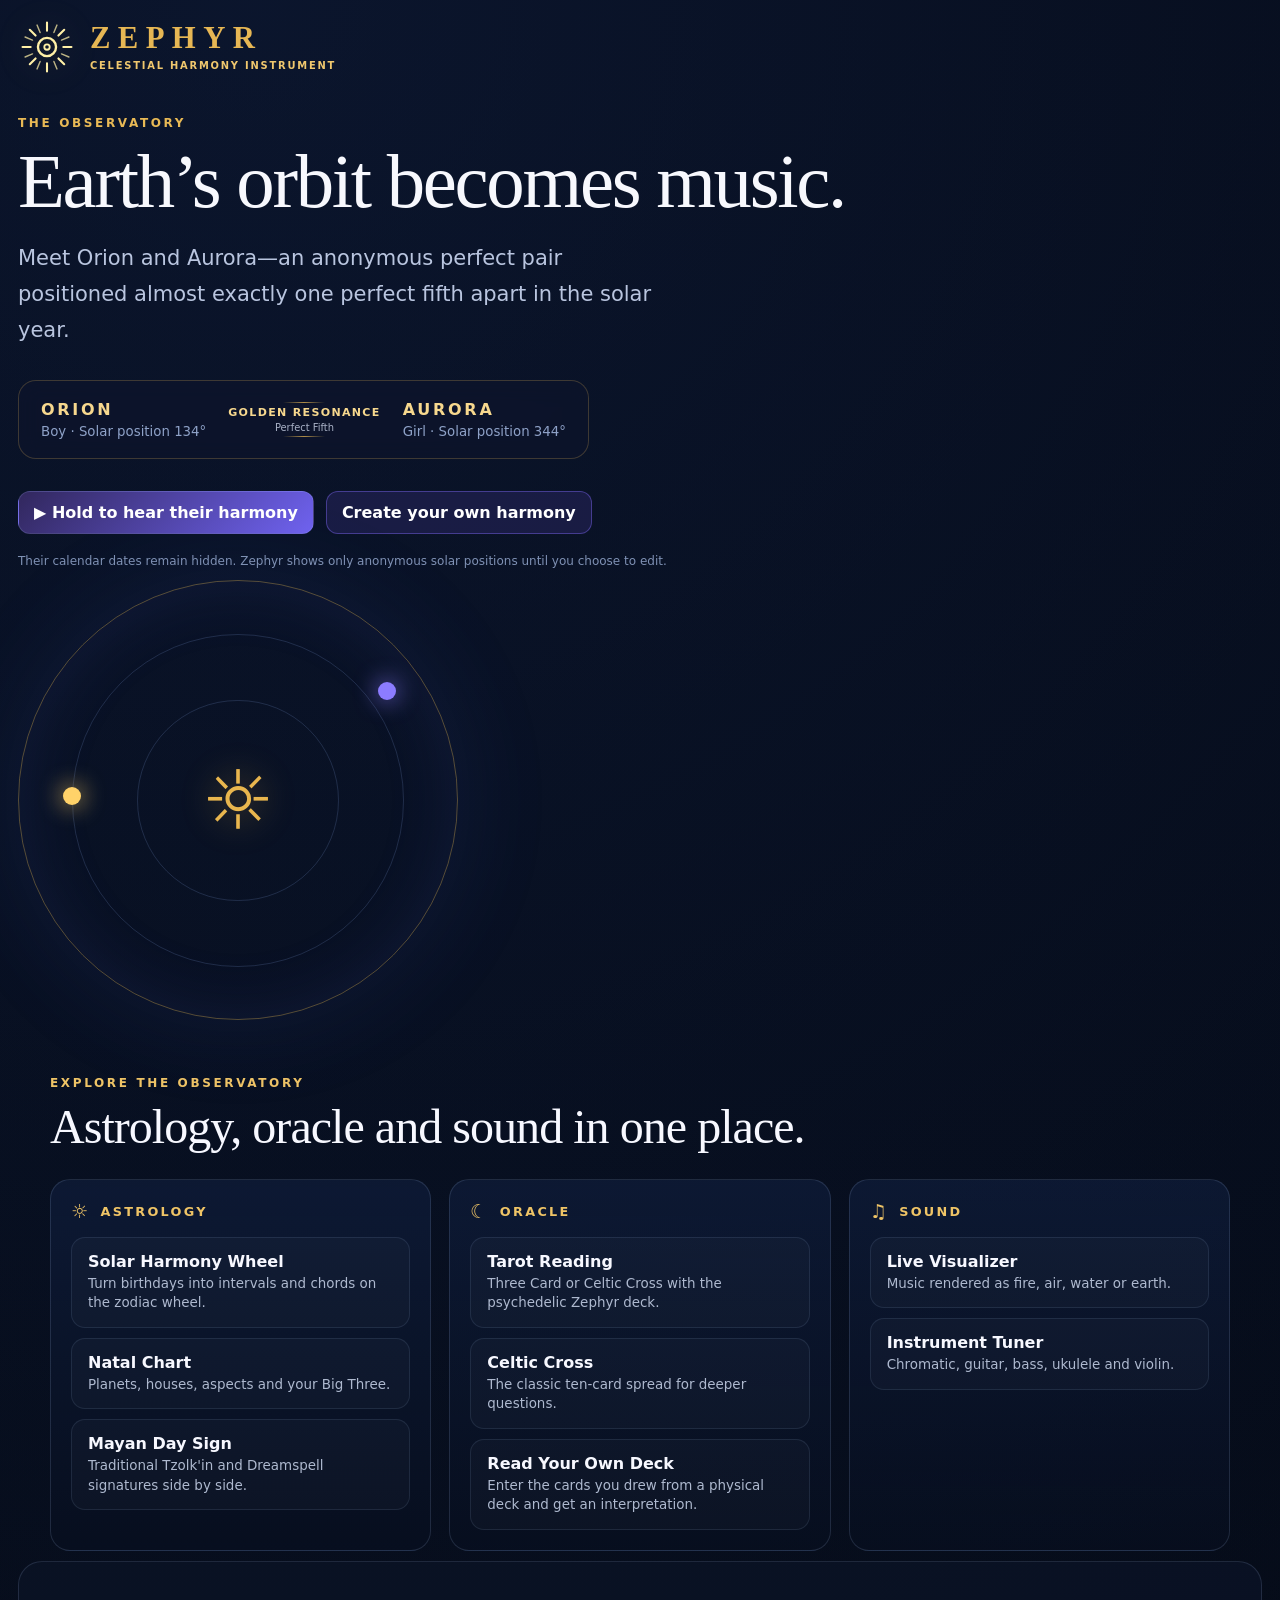
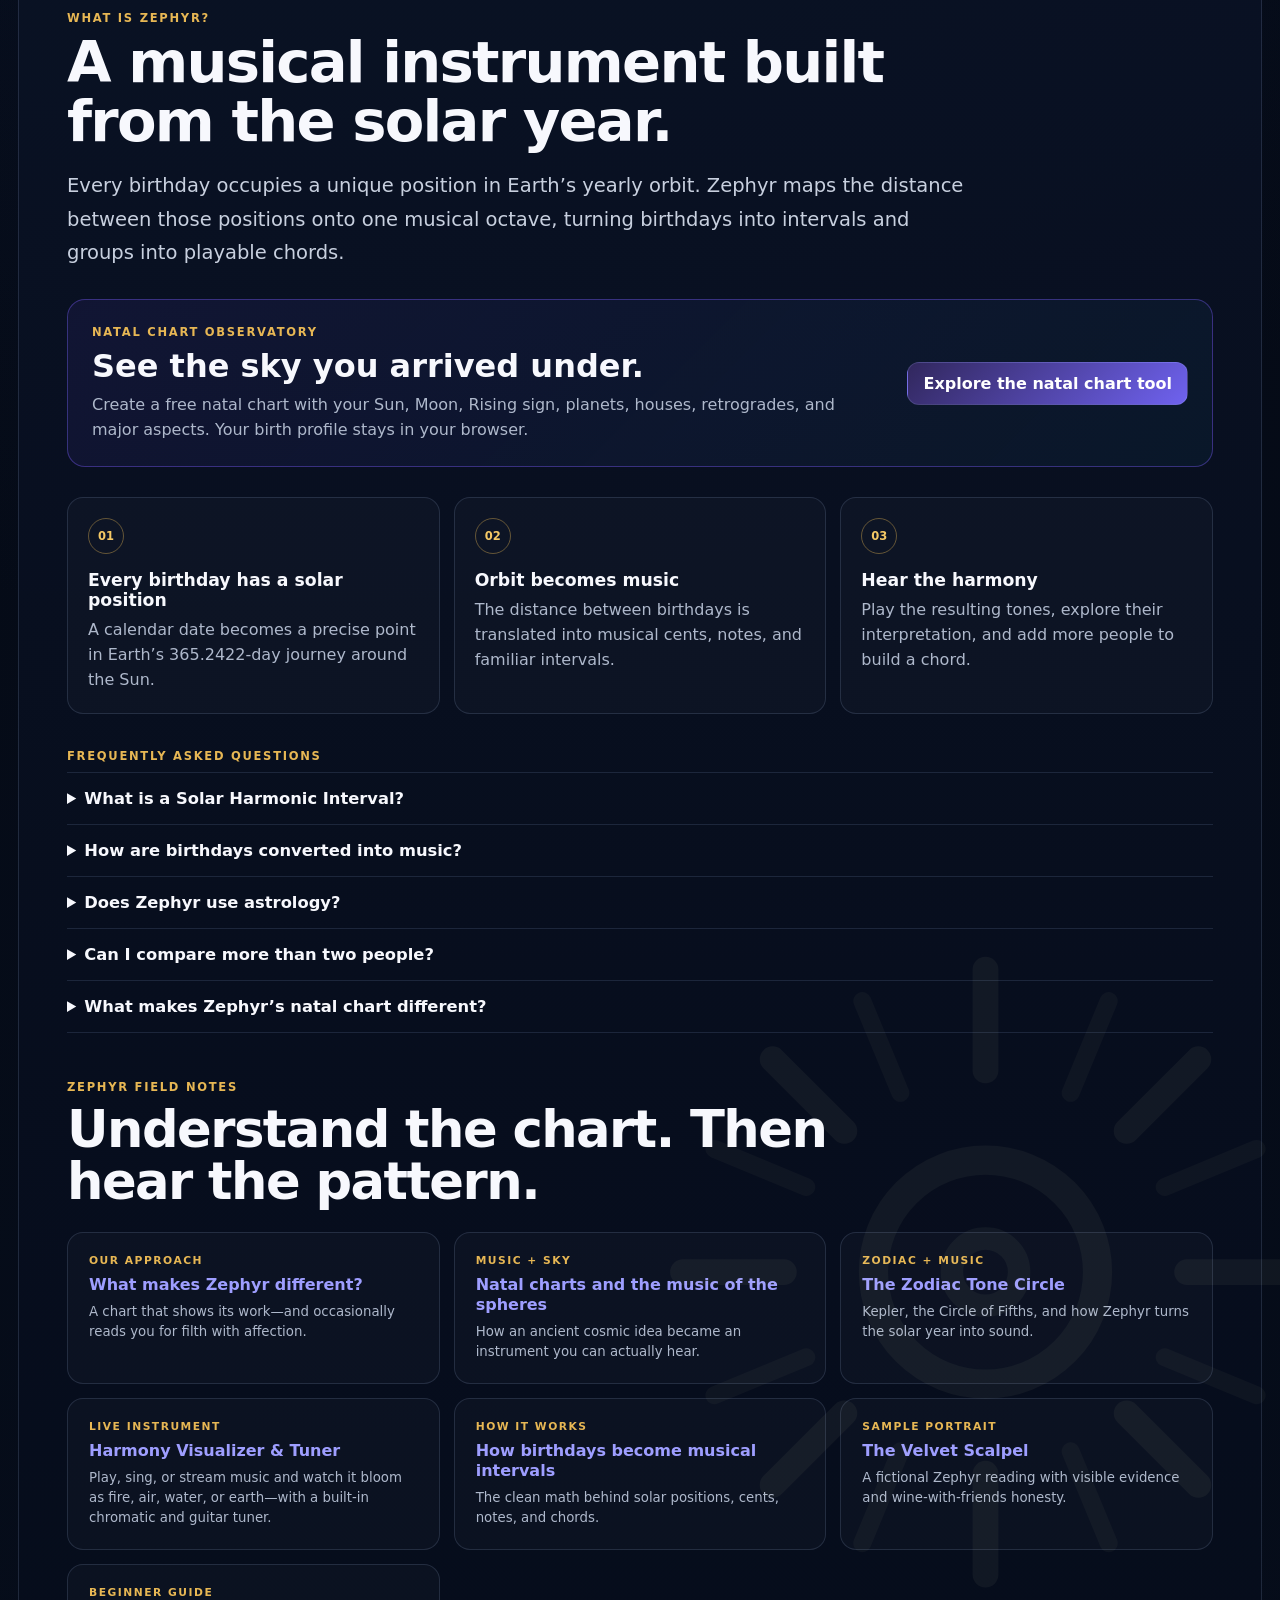
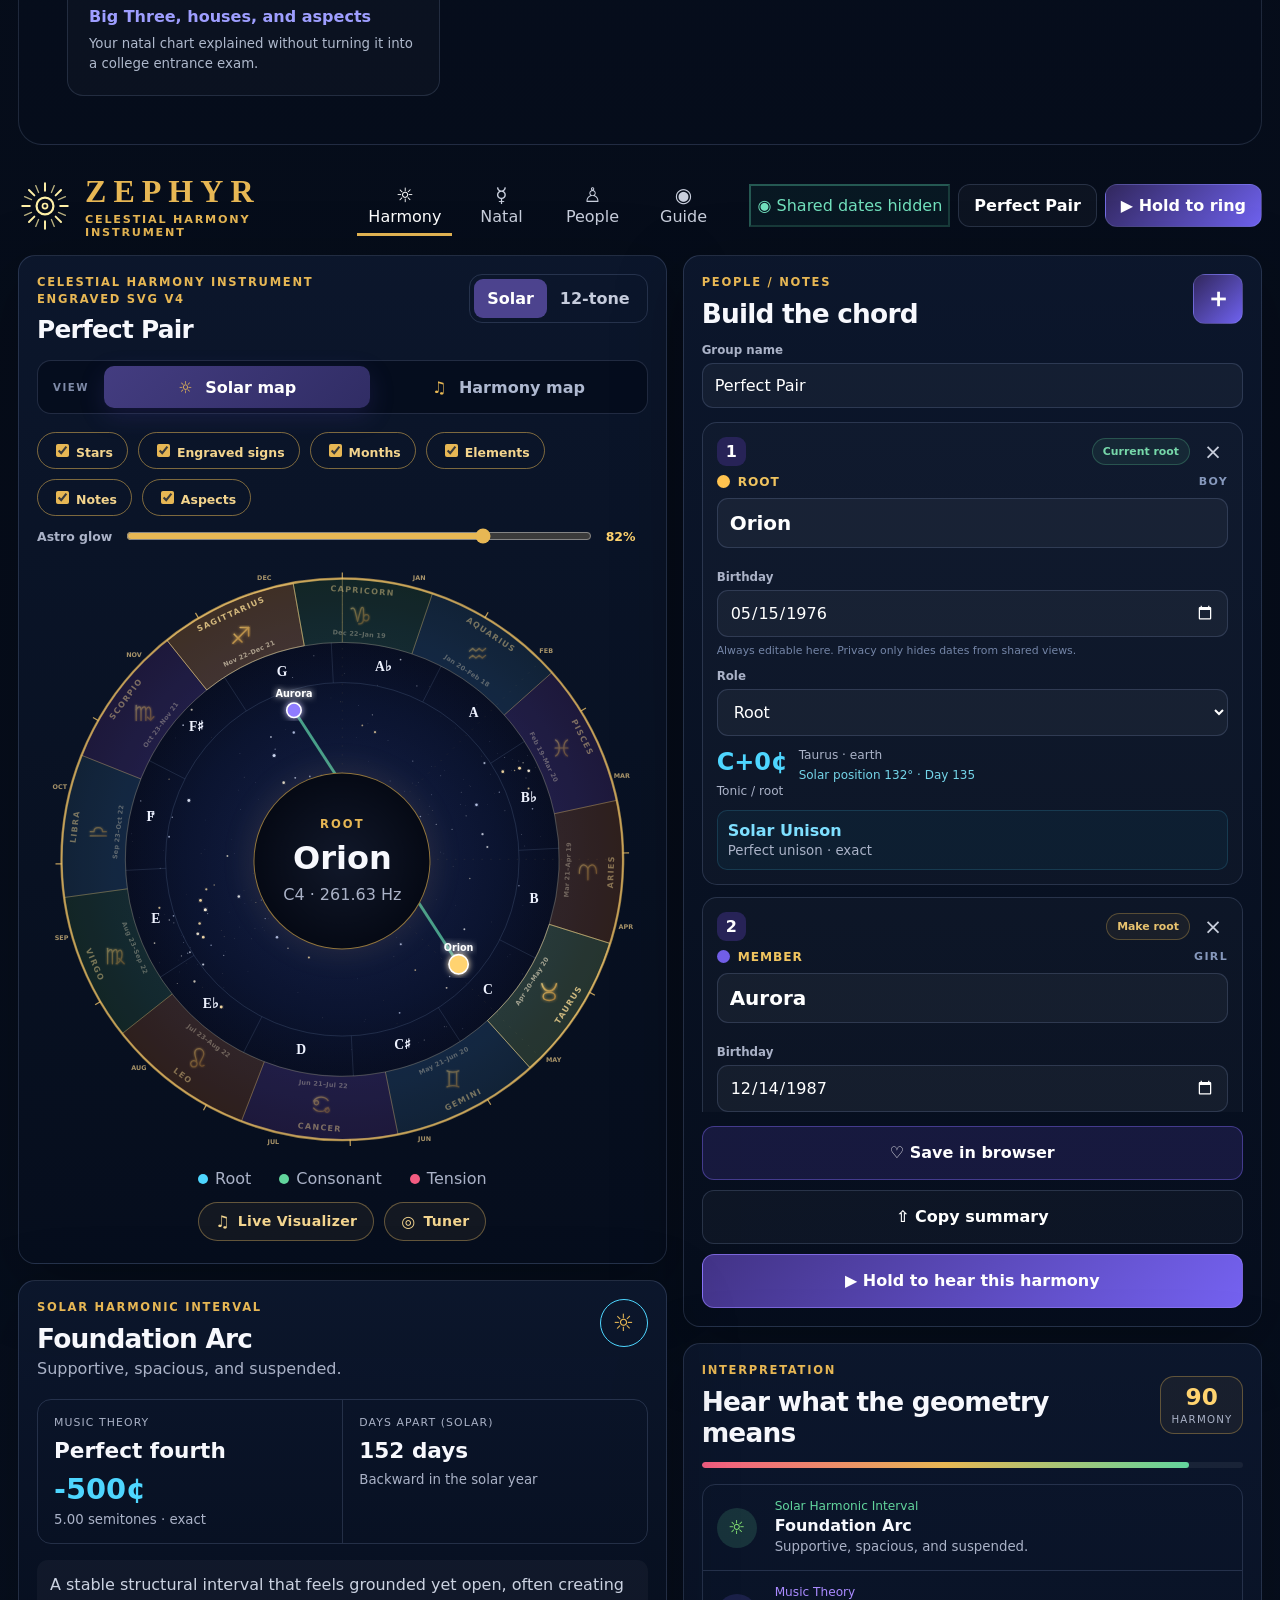
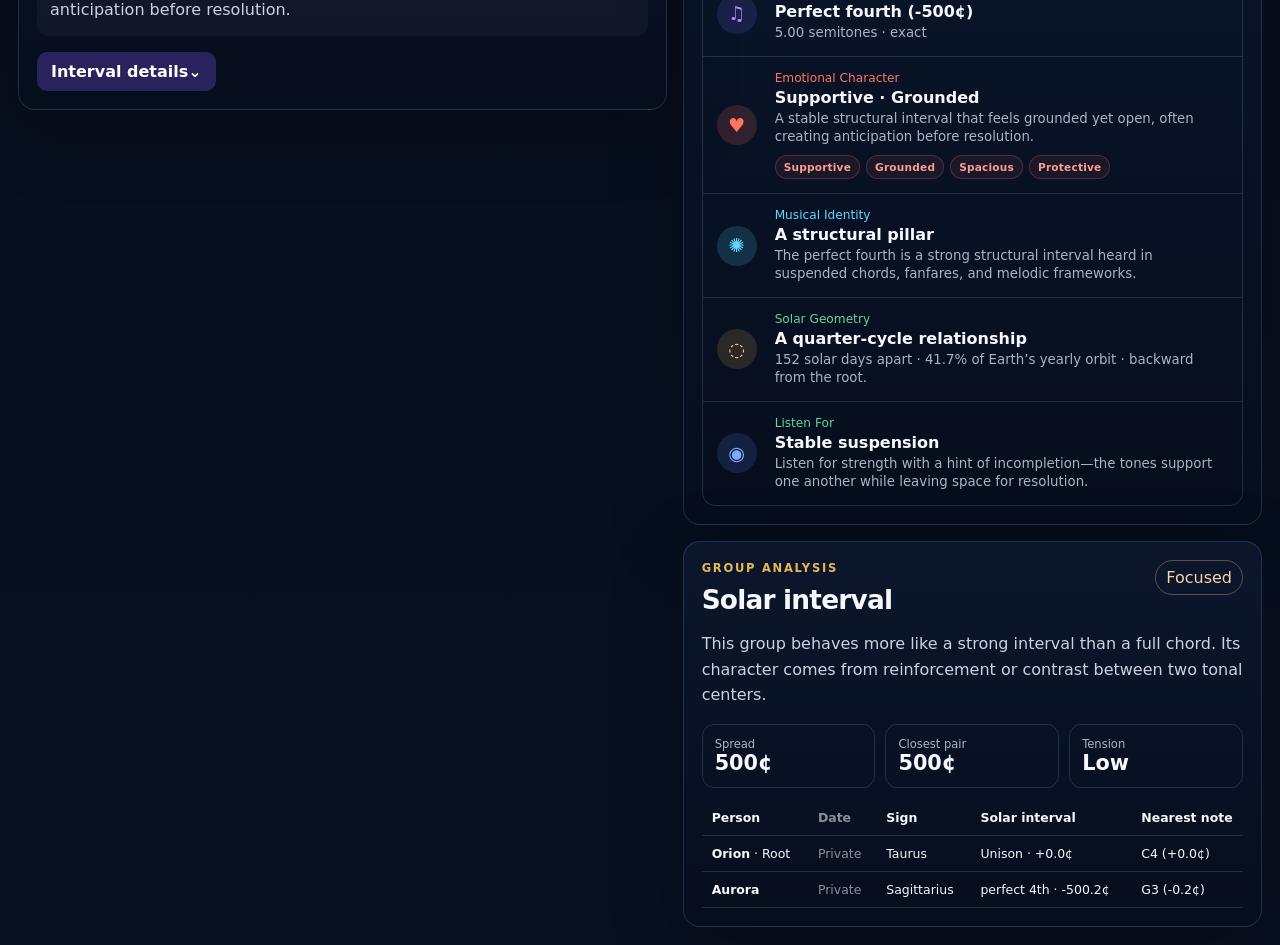
<file: index.html>
<!doctype html><html lang="en"><head><meta charset="utf-8">
<!-- Google Analytics 4 -->
<script async src="https://www.googletagmanager.com/gtag/js?id=G-0JSD84W2V2"></script>
<script>
window.dataLayer = window.dataLayer || [];
function gtag(){dataLayer.push(arguments);}
gtag('js', new Date());
gtag('config', 'G-0JSD84W2V2', { anonymize_ip: true });
</script><meta name="viewport" content="width=device-width,initial-scale=1,viewport-fit=cover"><meta name="theme-color" content="#050914"><title>Free Natal Chart & Solar Harmony | Zephyr Observatory</title><meta name="description" content="Create a free, private natal chart with planets, houses, aspects, Big Three interpretations, and Zephyr’s first-of-its-kind solar harmony instrument."><link rel="stylesheet" href="harmony.css?v=20260719-redesign1"><link rel="stylesheet" href="welcome.css?v=20260719-brand1"><link rel="stylesheet" href="mobile-fixes.css?v=20260719-ios1"><link rel="stylesheet" href="harmony-wheel.css?v=20260725-root4"><link rel="stylesheet" href="natal.css?v=20260905-v5.5.1"><style id="critical-action-layout">.controls-panel .control-actions{display:grid!important;grid-template-columns:minmax(0,1fr)!important;gap:10px!important;width:100%!important}.controls-panel .control-actions .btn{display:flex!important;align-items:center!important;justify-content:center!important;width:100%!important;min-width:0!important;min-height:54px!important;white-space:normal!important;writing-mode:horizontal-tb!important}.controls-panel .form-play-btn{grid-column:1!important;min-height:62px!important}body.privacy-mode .date-field .person-date{display:block!important}.explore-zephyr{width:min(1180px,calc(100% - 32px));margin:56px auto 10px}.explore-kicker{margin:0;color:#efc466;font-size:.75rem;font-weight:900;letter-spacing:.22em;text-transform:uppercase}.explore-zephyr h2{font-family:Georgia,serif;font-weight:500;font-size:clamp(1.9rem,4vw,3rem);line-height:1.05;letter-spacing:-.02em;margin:12px 0 26px;color:#f7f8ff}.explore-groups{display:grid;grid-template-columns:repeat(3,minmax(0,1fr));gap:18px}.explore-group{display:grid;gap:10px;align-content:start;padding:20px;border:1px solid rgba(159,184,229,.16);border-radius:20px;background:linear-gradient(180deg,rgba(15,29,59,.7),rgba(8,15,32,.6))}.explore-group h3{display:flex;align-items:center;gap:10px;margin:0 0 4px;color:#efc466;font-size:.8rem;font-weight:900;letter-spacing:.18em;text-transform:uppercase}.explore-group h3 i{font-style:normal;font-size:1.2rem}.explore-group a{display:block;padding:14px 16px;border:1px solid rgba(159,184,229,.12);border-radius:14px;background:rgba(255,255,255,.025);text-decoration:none;color:#f7f8ff;transition:background .2s,border-color .2s,transform .2s}.explore-group a:hover{background:rgba(239,196,102,.08);border-color:rgba(239,196,102,.45);transform:translateY(-1px)}.explore-group a b{display:block;font-size:1rem}.explore-group a small{display:block;color:#aeb9cf;font-size:.84rem;margin-top:3px;line-height:1.45}@media(max-width:900px){.explore-groups{grid-template-columns:1fr}}.wheel-tools{display:flex;flex-wrap:wrap;justify-content:center;gap:10px;margin:14px 0 4px}.wheel-tools a{display:inline-flex;align-items:center;gap:8px;padding:9px 16px;border-radius:999px;border:1px solid rgba(231,189,104,.38);background:rgba(231,189,104,.06);color:#f3d58f;font-weight:700;font-size:.88rem;text-decoration:none;letter-spacing:.02em;transition:background .2s,border-color .2s}.wheel-tools a:hover{background:rgba(231,189,104,.14);border-color:rgba(231,189,104,.7)}.wheel-tools a i{font-style:normal;font-size:1rem}</style>
<link rel="canonical" href="https://www.zephyr.guru/">
<meta name="robots" content="index,follow,max-image-preview:large,max-snippet:-1,max-video-preview:-1">
<meta name="author" content="Zephyr">
<meta name="application-name" content="Zephyr">
<meta name="apple-mobile-web-app-title" content="Zephyr">
<meta name="apple-mobile-web-app-capable" content="yes">
<meta name="apple-mobile-web-app-status-bar-style" content="black-translucent">
<meta property="og:type" content="website">
<meta property="og:site_name" content="Zephyr">
<meta property="og:url" content="https://www.zephyr.guru/">
<meta property="og:title" content="Zephyr Observatory | Free Natal Chart & Solar Harmony">
<meta property="og:description" content="Create a private natal chart, explore planets, houses and aspects, then hear how birthdays relate through Zephyr’s solar harmony instrument.">
<meta property="og:image" content="https://www.zephyr.guru/zephyr-social-card.png">
<meta property="og:image:width" content="1200">
<meta property="og:image:height" content="630">
<meta property="og:image:alt" content="Zephyr celestial harmony instrument — Earth’s orbit becomes music">
<meta name="twitter:card" content="summary_large_image">
<meta name="twitter:title" content="Zephyr Observatory | Free Natal Chart & Solar Harmony">
<meta name="twitter:description" content="Create a private natal chart, explore planets, houses and aspects, and hear the music of the solar year.">
<meta name="twitter:image" content="https://www.zephyr.guru/zephyr-social-card.png">
<link rel="icon" href="/zephyr-logo.svg" type="image/svg+xml">
<link rel="apple-touch-icon" href="/apple-touch-icon.png">
<link rel="manifest" href="/site.webmanifest">
<link rel="stylesheet" href="seo.css?v=20260720-seo1">
<script type="application/ld+json">
{
  "@context": "https://schema.org",
  "@graph": [
    {
      "@type": "WebSite",
      "@id": "https://www.zephyr.guru/#website",
      "url": "https://www.zephyr.guru/",
      "name": "Zephyr",
      "description": "A first-of-its-kind interactive observatory combining private natal charts, visual astrology interpretation, and musical relationships mapped from the solar year.",
      "inLanguage": "en-US"
    },
    {
      "@type": "WebApplication",
      "@id": "https://www.zephyr.guru/#app",
      "name": "Zephyr",
      "url": "https://www.zephyr.guru/",
      "applicationCategory": "EducationalApplication",
      "operatingSystem": "Web",
      "browserRequirements": "Requires JavaScript and Web Audio support",
      "description": "Zephyr creates private browser-based natal charts and transforms birthday positions in Earth’s yearly orbit into playable musical intervals, chords, and visual harmony.",
      "featureList": [
        "Free natal chart generator",
        "Planets, houses, angles, retrogrades, and major aspects",
        "Big Three and plain-language interpretations",
        "Placidus, Whole Sign, Equal House, Koch, Campanus, Regiomontanus, and Topocentric houses",
        "Tropical and sidereal zodiac",
        "Solar harmonic compatibility instrument",
        "Birth profiles stored locally in the visitor’s browser"
      ],
      "offers": {"@type": "Offer", "price": "0", "priceCurrency": "USD"}
    },
    {
      "@type": "FAQPage",
      "@id": "https://www.zephyr.guru/#faq",
      "mainEntity": [
        {
          "@type": "Question",
          "name": "What is a Solar Harmonic Interval?",
          "acceptedAnswer": {"@type": "Answer", "text": "A Solar Harmonic Interval is Zephyr’s name for the musical distance created when two birthday positions in the solar year are mapped onto one octave."}
        },
        {
          "@type": "Question",
          "name": "How are birthdays converted into music?",
          "acceptedAnswer": {"@type": "Answer", "text": "Zephyr places each birthday within the 365.2422-day solar year, measures the distance between positions, and maps that proportion onto 1,200 musical cents, or one octave."}
        },
        {
          "@type": "Question",
          "name": "Does Zephyr use astrology?",
          "acceptedAnswer": {"@type": "Answer", "text": "Zephyr displays zodiac signs as a visual calendar layer, but its musical interval calculations come from date positions in the solar year and music theory."}
        },
        {
          "@type": "Question",
          "name": "Can I compare more than two people?",
          "acceptedAnswer": {"@type": "Answer", "text": "Yes. Zephyr can add multiple birthdays and hear them together as a chord while showing the intervals between them."}
        },
        {
          "@type": "Question",
          "name": "What makes Zephyr’s natal chart different?",
          "acceptedAnswer": {"@type": "Answer", "text": "Zephyr is presented as a first-of-its-kind interactive observatory combining a private browser-generated natal chart, visual interpretation, and a solar harmony instrument that turns birthday spacing into musical intervals."}
        }
      ]
    }
  ]
}
</script>

</head><body>
<div class="app-shell">
<section class="welcome-stage" id="welcomeStage" aria-labelledby="welcomeTitle">
  <div class="welcome-stars" aria-hidden="true"></div>
  <img class="welcome-watermark" src="zephyr-logo.svg" alt="" aria-hidden="true">
  <div class="welcome-copy">
    <div class="welcome-brand" aria-label="Zephyr Celestial Harmony Instrument">
      <img src="zephyr-logo.svg" alt="">
      <span><b>ZEPHYR</b><small>CELESTIAL HARMONY INSTRUMENT</small></span>
    </div>
    <p class="welcome-eyebrow">THE OBSERVATORY</p>
    <h1 id="welcomeTitle">Earth’s orbit becomes music.</h1>
    <p>Meet Orion and Aurora—an anonymous perfect pair positioned almost exactly one perfect fifth apart in the solar year.</p>
    <div class="pair-lockup" aria-label="Orion and Aurora perfect pair">
      <span><b>ORION</b><small>Boy · Solar position 134°</small></span>
      <i class="pair-harmony"><b>Golden Resonance</b><small>Perfect Fifth</small></i>
      <span><b>AURORA</b><small>Girl · Solar position 344°</small></span>
    </div>
    <div class="welcome-actions">
      <button class="btn ring hero-ring" id="demoPlayBtn" type="button">▶ Hold to hear their harmony</button>
      <button class="btn secondary" id="createOwnBtn" type="button">Create your own harmony</button>
    </div>
    <p class="privacy-note">Their calendar dates remain hidden. Zephyr shows only anonymous solar positions until you choose to edit.</p>
  </div>
  <div class="welcome-orbit" aria-hidden="true"><span class="orbit-sun">☼</span><i class="orbit-one"></i><i class="orbit-two"></i></div>
</section>

<section class="explore-zephyr" aria-labelledby="exploreTitle">
  <p class="explore-kicker">Explore the Observatory</p>
  <h2 id="exploreTitle">Astrology, oracle and sound in one place.</h2>
  <div class="explore-groups">
    <div class="explore-group">
      <h3><i>☼</i>Astrology</h3>
      <a href="/?view=solar"><b>Solar Harmony Wheel</b><small>Turn birthdays into intervals and chords on the zodiac wheel.</small></a>
      <a href="/natal-chart.html"><b>Natal Chart</b><small>Planets, houses, aspects and your Big Three.</small></a>
      <a href="/mayan.html"><b>Mayan Day Sign</b><small>Traditional Tzolk'in and Dreamspell signatures side by side.</small></a>
    </div>
    <div class="explore-group">
      <h3><i>☾</i>Oracle</h3>
      <a href="/tarot.html"><b>Tarot Reading</b><small>Three Card or Celtic Cross with the psychedelic Zephyr deck.</small></a>
      <a href="/tarot.html#celtic"><b>Celtic Cross</b><small>The classic ten-card spread for deeper questions.</small></a>
      <a href="/tarot.html#manual"><b>Read Your Own Deck</b><small>Enter the cards you drew from a physical deck and get an interpretation.</small></a>
    </div>
    <div class="explore-group">
      <h3><i>♫</i>Sound</h3>
      <a href="/harmony-visualizer.html"><b>Live Visualizer</b><small>Music rendered as fire, air, water or earth.</small></a>
      <a href="/harmony-visualizer.html#tuner"><b>Instrument Tuner</b><small>Chromatic, guitar, bass, ukulele and violin.</small></a>
    </div>
  </div>
</section>

<section class="seo-story" aria-labelledby="whatIsZephyr">
  <div class="seo-story-inner">
    <p class="kicker">What is Zephyr?</p>
    <h2 id="whatIsZephyr">A musical instrument built from the solar year.</h2>
    <p class="seo-intro">Every birthday occupies a unique position in Earth’s yearly orbit. Zephyr maps the distance between those positions onto one musical octave, turning birthdays into intervals and groups into playable chords.</p>
    <aside class="natal-discovery">
      <div><p class="kicker">Natal Chart Observatory</p><h3>See the sky you arrived under.</h3><p>Create a free natal chart with your Sun, Moon, Rising sign, planets, houses, retrogrades, and major aspects. Your birth profile stays in your browser.</p></div>
      <a class="btn ring" href="/natal-chart.html">Explore the natal chart tool</a>
    </aside>
    <div class="how-grid" aria-label="How Zephyr works">
      <article><span>01</span><h3>Every birthday has a solar position</h3><p>A calendar date becomes a precise point in Earth’s 365.2422-day journey around the Sun.</p></article>
      <article><span>02</span><h3>Orbit becomes music</h3><p>The distance between birthdays is translated into musical cents, notes, and familiar intervals.</p></article>
      <article><span>03</span><h3>Hear the harmony</h3><p>Play the resulting tones, explore their interpretation, and add more people to build a chord.</p></article>
    </div>
    <div class="seo-faq" id="faq">
      <p class="kicker">Frequently Asked Questions</p>
      <details><summary>What is a Solar Harmonic Interval?</summary><p>It is Zephyr’s name for the musical distance created when two birthday positions in the solar year are mapped onto one octave.</p></details>
      <details><summary>How are birthdays converted into music?</summary><p>Zephyr measures the spacing between dates within the solar year and maps that proportion onto 1,200 cents—the distance of one musical octave.</p></details>
      <details><summary>Does Zephyr use astrology?</summary><p>The zodiac appears as an optional calendar layer. The musical calculations themselves are based on date positions and music theory.</p></details>
      <details><summary>Can I compare more than two people?</summary><p>Yes. Add multiple birthdays to hear them together as a chord and explore the interval relationships within the group.</p></details>
      <details><summary>What makes Zephyr’s natal chart different?</summary><p>Zephyr is a first-of-its-kind interactive observatory that brings a private browser-generated natal chart, visual interpretation, and solar-year musical harmony into one experience.</p></details>
    </div>
    <section class="discovery-library" aria-labelledby="fieldNotesTitle">
      <p class="kicker">Zephyr Field Notes</p>
      <h2 id="fieldNotesTitle">Understand the chart. Then hear the pattern.</h2>
      <div class="discovery-grid">
        <a href="/what-makes-zephyr-different.html"><span>OUR APPROACH</span><b>What makes Zephyr different?</b><small>A chart that shows its work—and occasionally reads you for filth with affection.</small></a>
        <a href="/music-of-the-spheres-natal-chart.html"><span>MUSIC + SKY</span><b>Natal charts and the music of the spheres</b><small>How an ancient cosmic idea became an instrument you can actually hear.</small></a>
        <a href="/zodiac-tone-circle.html"><span>ZODIAC + MUSIC</span><b>The Zodiac Tone Circle</b><small>Kepler, the Circle of Fifths, and how Zephyr turns the solar year into sound.</small></a>
        <a href="/harmony-visualizer.html"><span>LIVE INSTRUMENT</span><b>Harmony Visualizer &amp; Tuner</b><small>Play, sing, or stream music and watch it bloom as fire, air, water, or earth—with a built-in chromatic and guitar tuner.</small></a>
        <a href="/birthday-musical-intervals.html"><span>HOW IT WORKS</span><b>How birthdays become musical intervals</b><small>The clean math behind solar positions, cents, notes, and chords.</small></a>
        <a href="/natal-chart-example.html"><span>SAMPLE PORTRAIT</span><b>The Velvet Scalpel</b><small>A fictional Zephyr reading with visible evidence and wine-with-friends honesty.</small></a>
        <a href="/natal-chart-guide.html"><span>BEGINNER GUIDE</span><b>Big Three, houses, and aspects</b><small>Your natal chart explained without turning it into a college entrance exam.</small></a>
      </div>
    </section>
  </div>
</section>

<header class="site-header"><a class="brand" href="/"><img src="zephyr-logo.svg" alt=""><span><b>ZEPHYR</b><small>CELESTIAL HARMONY INSTRUMENT</small></span></a><nav class="top-nav" aria-label="Sections"><button class="nav-item active" data-app-view="solar" type="button"><i>☼</i><span>Harmony</span></button><button class="nav-item" data-app-view="natal" type="button"><i>☿</i><span>Natal</span></button><button class="nav-item" data-app-view="people" type="button"><i>♙</i><span>People</span></button><button class="nav-item" data-app-view="guide" type="button"><i>◉</i><span>Guide</span></button></nav><div class="header-actions"><button class="privacy-switch active" id="privacyToggle" type="button" aria-pressed="true"><span>◉</span> Shared dates hidden</button><button class="btn ghost" id="resetBtn" type="button">Perfect Pair</button><button class="btn ring" id="playBtn" type="button">▶ Hold to ring</button></div></header>
<main class="layout" id="solarApp">
<div class="left-column">
<section class="panel wheel-panel"><div class="panel-heading"><div><p class="kicker">Celestial harmony instrument<br>Engraved SVG V4</p><h1 id="groupTitle">Perfect Pair</h1></div><div class="segmented" aria-label="Pitch tuning"><button class="segment active" data-mode="continuous" type="button">Solar</button><button class="segment" data-mode="snap" type="button">12-tone</button></div></div>
<div class="view-switch" role="group" aria-label="Wheel view"><span>VIEW</span><button class="view-option active" data-view="solar" type="button"><b>☼</b> Solar map</button><button class="view-option" data-view="harmony" type="button"><b>♫</b> Harmony map</button></div>
<div class="wheel-toolbar"><label class="layer-toggle"><input type="checkbox" data-layer="stars" checked><span>Stars</span></label><label class="layer-toggle"><input type="checkbox" data-layer="zodiac" checked><span>Engraved signs</span></label><label class="layer-toggle"><input type="checkbox" data-layer="months" checked><span>Months</span></label><label class="layer-toggle"><input type="checkbox" data-layer="elements" checked><span>Elements</span></label><label class="layer-toggle"><input type="checkbox" data-layer="notes" checked><span>Notes</span></label><label class="layer-toggle"><input type="checkbox" data-layer="aspects" checked><span>Aspects</span></label><label class="opacity-control"><span>Astro glow</span><input id="astroOpacity" type="range" min="20" max="100" value="82"><output id="astroOpacityValue">82%</output></label></div>
<div class="wheel-wrap"><svg id="wheel" viewBox="0 0 760 760" role="img" aria-label="Celestial birthday harmony wheel"></svg><div class="wheel-center"><span class="center-label">ROOT</span><strong id="rootDateLabel">May 15</strong><span id="rootNoteLabel">C4 · 261.63 Hz</span></div></div>
<div class="legend-row" id="wheelLegend"><span><i class="legend-dot root"></i>Root</span><span><i class="legend-dot consonant"></i>Consonant</span><span><i class="legend-dot tension"></i>Tension</span></div>
<div class="wheel-tools"><a href="/harmony-visualizer.html" title="Turn live music into the four elements"><i>♫</i>Live Visualizer</a><a href="/harmony-visualizer.html#tuner" title="Chromatic, guitar, bass, ukulele and violin tuner"><i>◎</i>Tuner</a></div>
<div class="compatibility-summary" id="compatibilitySummary" hidden></div></section>
<section class="panel solar-panel"><div class="solar-heading"><div><p class="kicker">Solar Harmonic Interval</p><h2 id="solarIntervalName">Solar Unison</h2><p id="solarIntervalTagline">A shared point in the solar year.</p></div><div class="solar-emblem">☼</div></div><div class="interval-facts"><div><span>Music Theory</span><strong id="theoryIntervalName">Perfect unison</strong><b id="theoryIntervalCents">0¢</b><small id="theoryIntervalDetail">exact</small></div><div><span>Days Apart (Solar)</span><strong id="solarDaysApart">0 days</strong><small id="solarDirection">Same solar position</small></div></div><p class="interval-meaning" id="intervalMeaning"></p><button class="details-btn" type="button">Interval details⌄</button></section>
</div>
<div class="right-column">
<section class="panel controls-panel"><div class="panel-heading"><div><p class="kicker">People / Notes</p><h2>Build the chord</h2></div><button class="icon-btn" id="addPersonBtn" type="button">＋</button></div><label class="field-label">Group name</label><input class="text-input" id="titleInput" value="Perfect Pair" maxlength="60"><div id="peopleList" class="people-list"></div><div class="control-actions"><button class="btn secondary" id="saveBtn" type="button">♡ Save in browser</button><button class="btn ghost" id="shareBtn" type="button">⇧ Copy summary</button><button class="btn ring form-play-btn" id="formPlayBtn" type="button">▶ Hold to hear this harmony</button></div></section>
<section class="panel interpretation-panel" id="interpretationPanel"><div class="panel-heading"><div><p class="kicker">Interpretation</p><h2>Hear what the geometry means</h2></div><span class="harmony-score"><b id="harmonyScore">100</b><small>Harmony</small></span></div><div class="score-track"><i id="scoreFill"></i></div><div class="interpretation-list"><article><i class="green">☼</i><div><span>Solar Harmonic Interval</span><strong id="interpSolarName">Solar Unison</strong><small id="interpSolarTagline">One point, one tone.</small></div></article><article><i class="violet">♫</i><div><span>Music Theory</span><strong id="interpTheoryName">Perfect unison</strong><small id="interpTheoryDetail">0.00 semitones · exact</small></div></article><article><i class="coral">♥</i><div><span>Emotional Character</span><strong id="interpMeaningTitle">Complete alignment</strong><small id="interpMeaning"></small><div id="characterTags" class="character-tags"></div></div></article><article><i class="cyan">✺</i><div><span>Musical Identity</span><strong id="interpMusicTitle">The same tone</strong><small id="interpMusic"></small></div></article><article><i class="amber">◌</i><div><span>Solar Geometry</span><strong id="interpGeometryTitle">Same solar position</strong><small id="interpGeometry"></small></div></article><article><i class="blue">◉</i><div><span>Listen For</span><strong id="interpListenTitle">A single center</strong><small id="interpListen"></small></div></article></div></section>
<section class="panel analysis-panel"><div class="panel-heading"><div><p class="kicker">Group Analysis</p><h2 id="chordName">Solar cluster</h2></div><span class="quality-badge" id="qualityBadge">Complex</span></div><p class="analysis-lead" id="analysisLead"></p><div class="metric-grid"><article><span>Spread</span><strong id="spreadMetric">—</strong></article><article><span>Closest pair</span><strong id="closestMetric">—</strong></article><article><span>Tension</span><strong id="tensionMetric">—</strong></article></div><div id="intervalTable" class="interval-table"></div></section>
</div></main>
<main class="natal-app" id="natalApp" hidden>
  <section class="natal-hero">
    <div>
      <p class="kicker">THE NATAL OBSERVATORY</p>
      <h1>Your sky at the moment you arrived.</h1>
      <p>A living celestial portrait—beautiful at first glance, precise when you choose to look deeper.</p>
    </div>
    <div class="natal-status" id="natalStatus"><i></i><span><b>Ready</b><small>Birth details are available below.</small></span></div>
  </section>

  <details class="panel natal-profile-panel natal-setup">
    <summary>
      <span><small>BIRTH PROFILE</small><strong id="natalProfileSummary">Brian · May 15, 1976 · Price, Utah</strong></span>
      <em>Edit chart details</em>
    </summary>
    <div class="natal-form">
      <label><span>Name</span><input id="natalName" type="text" value="Brian" autocomplete="name"></label>
      <div class="natal-form-row">
        <label><span>Birth date</span><input id="natalDate" type="date" value="1976-05-15"></label>
        <label><span>Exact local time</span><input id="natalTime" type="time" value="19:03"></label>
      </div>
      <label><span>Birth city</span><div class="city-search-row"><input id="natalCity" type="text" value="Price, Utah, United States" autocomplete="off"><button id="findCityBtn" class="btn ghost" type="button">Find city</button></div></label>
      <div id="cityResults" class="city-results" hidden></div>
      <details class="coordinates-panel">
        <summary>Advanced location coordinates</summary>
        <div class="natal-form-row">
          <label><span>Latitude</span><input id="natalLatitude" type="number" step="0.0001" value="39.5994"></label>
          <label><span>Longitude</span><input id="natalLongitude" type="number" step="0.0001" value="-110.8107"></label>
        </div>
        <p id="natalTimezone">Time zone is resolved automatically from the coordinates, including historical daylight saving time.</p>
      </details>
      <div class="natal-form-row">
        <label><span>House system</span><select id="natalHouseSystem"><option value="placidus">Placidus</option><option value="whole-sign">Whole Sign</option><option value="equal-house">Equal House</option><option value="koch">Koch</option><option value="campanus">Campanus</option><option value="regiomontanus">Regiomontanus</option><option value="topocentric">Topocentric</option></select></label>
        <label><span>Zodiac</span><select id="natalZodiac"><option value="tropical">Tropical</option><option value="sidereal">Sidereal</option></select></label>
      </div>
      <div class="natal-form-actions"><button class="btn natal-generate" id="generateNatalBtn" type="button">Reveal my sky</button><button class="btn ghost" id="saveNatalBtn" type="button">Save in this browser</button></div>
      <span class="natal-private">Stored only in this browser</span>
    </div>
  </details>

  <section class="natal-glance" aria-labelledby="natalGlanceTitle">
    <div class="glance-intro">
      <p class="kicker">CHART AT A GLANCE</p>
      <h2 id="natalGlanceTitle">Your pattern, before the details.</h2>
      <div class="glance-archetypes" id="natalArchetypes"></div>
      <p id="natalTheme">A first synthesis of the strongest patterns in this chart.</p>
    </div>
    <div class="glance-facts">
      <article><span>DOMINANT ELEMENT</span><strong id="natalDominantElement">—</strong><small id="natalElementDetail">Calculating your balance</small></article>
      <article><span>DOMINANT MODE</span><strong id="natalDominantMode">—</strong><small id="natalModeDetail">How your energy moves</small></article>
      <article><span>CHART RULER</span><strong id="natalChartRuler">—</strong><small id="natalRulerDetail">The guide of your rising sign</small></article>
    </div>
  </section>

  <section class="natal-exploration-flow">
  <section class="natal-observatory-layout">
    <section class="natal-chart-stage">
      <div class="natal-chart-heading">
        <div><p class="kicker">CELESTIAL MAP</p><h2 id="natalChartTitle">Brian’s celestial map</h2></div>
        <div class="natal-view-options" aria-label="Chart layers"><button class="active" data-natal-layer="aspects" type="button">Aspects</button><button class="active" data-natal-layer="houses" type="button">Houses</button><button data-natal-layer="labels" type="button">Names</button></div>
      </div>
      <div class="natal-chart-wrap"><svg id="natalChart" viewBox="0 0 800 800" role="img" aria-label="Natal astrology chart"></svg><div class="natal-center"><span>NATAL</span><strong id="natalCenterName">Brian</strong><small id="natalCenterMeta">Taurus Sun</small></div></div>
      <div class="natal-observation-toolbar">
        <span id="natalObservingLabel">Full chart · scroll to begin exploring</span>
        <div>
          <button class="active" id="natalFollowReading" type="button" aria-pressed="true">Follow reading</button>
          <button id="natalExpandChart" type="button" aria-pressed="false">Expand map</button>
          <button id="natalClearFocus" type="button">Full chart</button>
        </div>
      </div>
      <nav class="natal-explore-tabs" aria-label="Natal chart sections">
        <button class="active" data-natal-section="story" type="button">Story</button>
        <button data-natal-section="aspects" type="button">Aspects</button>
        <button data-natal-section="houses" type="button">Houses</button>
        <button data-natal-section="study" type="button">Study</button>
      </nav>
    </section>

    <section class="natal-section-panel active" id="natalStorySection" data-natal-panel="story">
    <aside class="natal-insight-rail">
      <section class="natal-focus-card" id="natalFocusCard">
        <div class="focus-orbit"><i id="natalFocusSymbol">☉</i></div>
        <p class="kicker" id="natalFocusEyebrow">YOUR CENTER</p>
        <h2 id="natalFocusTitle">Sun in Taurus</h2>
        <p id="natalFocusText">Your Sun describes the qualities you grow into and consciously express.</p>
        <div class="natal-focus-meta" id="natalFocusMeta"></div>
        <div class="natal-focus-aspects" id="natalFocusAspects"></div>
      </section>
      <section class="natal-big-three">
        <div class="section-mini-heading"><p class="kicker">THE BIG THREE</p><span>Your primary pattern</span></div>
        <div class="big-three-grid" id="bigThreeGrid"></div>
      </section>
      <div class="natal-angle-strip" id="natalAngleStrip"></div>
    </aside>

    <section class="natal-story-section">
      <div class="natal-story-heading"><div><p class="kicker">YOUR STORY</p><h2>Read it. See it. Understand it.</h2><p>As each observation reaches the reading line, its evidence illuminates in the celestial map.</p></div><span class="interpretation-note">Original Zephyr interpretation</span></div>
      <section class="expert-story-engine" id="expertStoryEngine">
        <div class="expert-story-intro">
          <div><p class="kicker">EXPERT STORY ENGINE</p><h3>Your chart, interpreted as a whole.</h3><p>Zephyr weighs the strongest placements, rulers, houses, and aspects together—then connects every conclusion back to visible chart evidence.</p></div>
          <div class="expert-story-actions">
            <button class="btn expert-generate" id="generateExpertStory" type="button">Generate expert interpretation</button>
            <button class="btn ghost" id="downloadExpertPdf" type="button" hidden>Download portrait PDF</button>
          </div>
        </div>
        <div class="expert-story-status" id="expertStoryStatus" aria-live="polite"><i></i><span><b>Ready when you are</b><small>Your curated Zephyr interpretation remains available below.</small></span></div>
        <div class="expert-story-report" id="expertStoryReport" hidden></div>
      </section>
      <div class="natal-reading" id="natalReading"></div>
    </section>
    </section>

    <section class="natal-section-panel natal-aspects-section" id="natalAspectsSection" data-natal-panel="aspects">
      <div class="natal-section-heading"><p class="kicker">RELATIONSHIPS IN THE CHART</p><h2>Aspects</h2><p>Scroll through the conversations between planets. Each relationship illuminates above.</p></div>
      <div class="natal-evidence-list" id="natalAspectList"></div>
    </section>

    <section class="natal-section-panel natal-houses-section" id="natalHousesSection" data-natal-panel="houses">
      <div class="natal-section-heading"><p class="kicker">WHERE LIFE HAPPENS</p><h2>Houses</h2><p>Explore each field of experience while its boundaries and resident planets illuminate above.</p></div>
      <div class="natal-evidence-list" id="natalHouseList"></div>
    </section>

    <section class="natal-section-panel natal-study-section" id="natalStudySection" data-natal-panel="study">
      <div class="natal-section-heading"><p class="kicker">STUDY MODE</p><h2>Technical chart data</h2><p>Exact degrees, houses, motion, and chart positions.</p></div>
      <div class="natal-data-table" id="natalDataTable"></div>
    </section>
  </section>
  </section>
</main>
<footer class="mobile-nav"><button class="active" data-app-view="solar" type="button">☼<small>Harmony</small></button><button data-app-view="natal" type="button">☿<small>Natal</small></button><button data-app-view="people" type="button">♙<small>People</small></button><button data-app-view="guide" type="button">◉<small>Guide</small></button></footer>
</div>
<template id="personTemplate"><article class="person-card"><div class="person-head"><button class="person-index set-root" type="button" title="Make this person the root"></button><button class="make-root" type="button">Make root</button><button class="remove-person" type="button">×</button></div><div class="role-badge"><i></i><span class="role-text">MEMBER</span></div><input class="person-name" aria-label="Name" maxlength="30"><label class="date-field"><span>Birthday</span><input class="person-date" type="date"><em class="privacy-hint">Always editable here. Privacy only hides dates from shared views.</em></label><label><span>Role</span><select class="person-role"><option value="member">Member</option><option value="root">Root</option></select></label><div class="person-readout"><strong class="person-note">—</strong><span class="person-sign">—</span><span class="person-position">—</span><span class="person-interval">—</span></div><div class="person-harmonic-readout"><span class="person-solar-name">Solar Unison</span><small class="person-theory-name">Perfect unison · exact</small></div></article></template>
<script src="ios-audio-unlock.js?v=20260719-ios1"></script><script src="harmony.js?v=20261108-glyphs2"></script><script src="mobile-actions.js?v=20260719-mobile2"></script><script src="natal-engine.bundle.js?v=1.1.0"></script><script src="pdf-export.js?v=20260905-v5.5.1"></script><script src="natal.js?v=20260905-v5.5.1"></script></body></html>
</file>
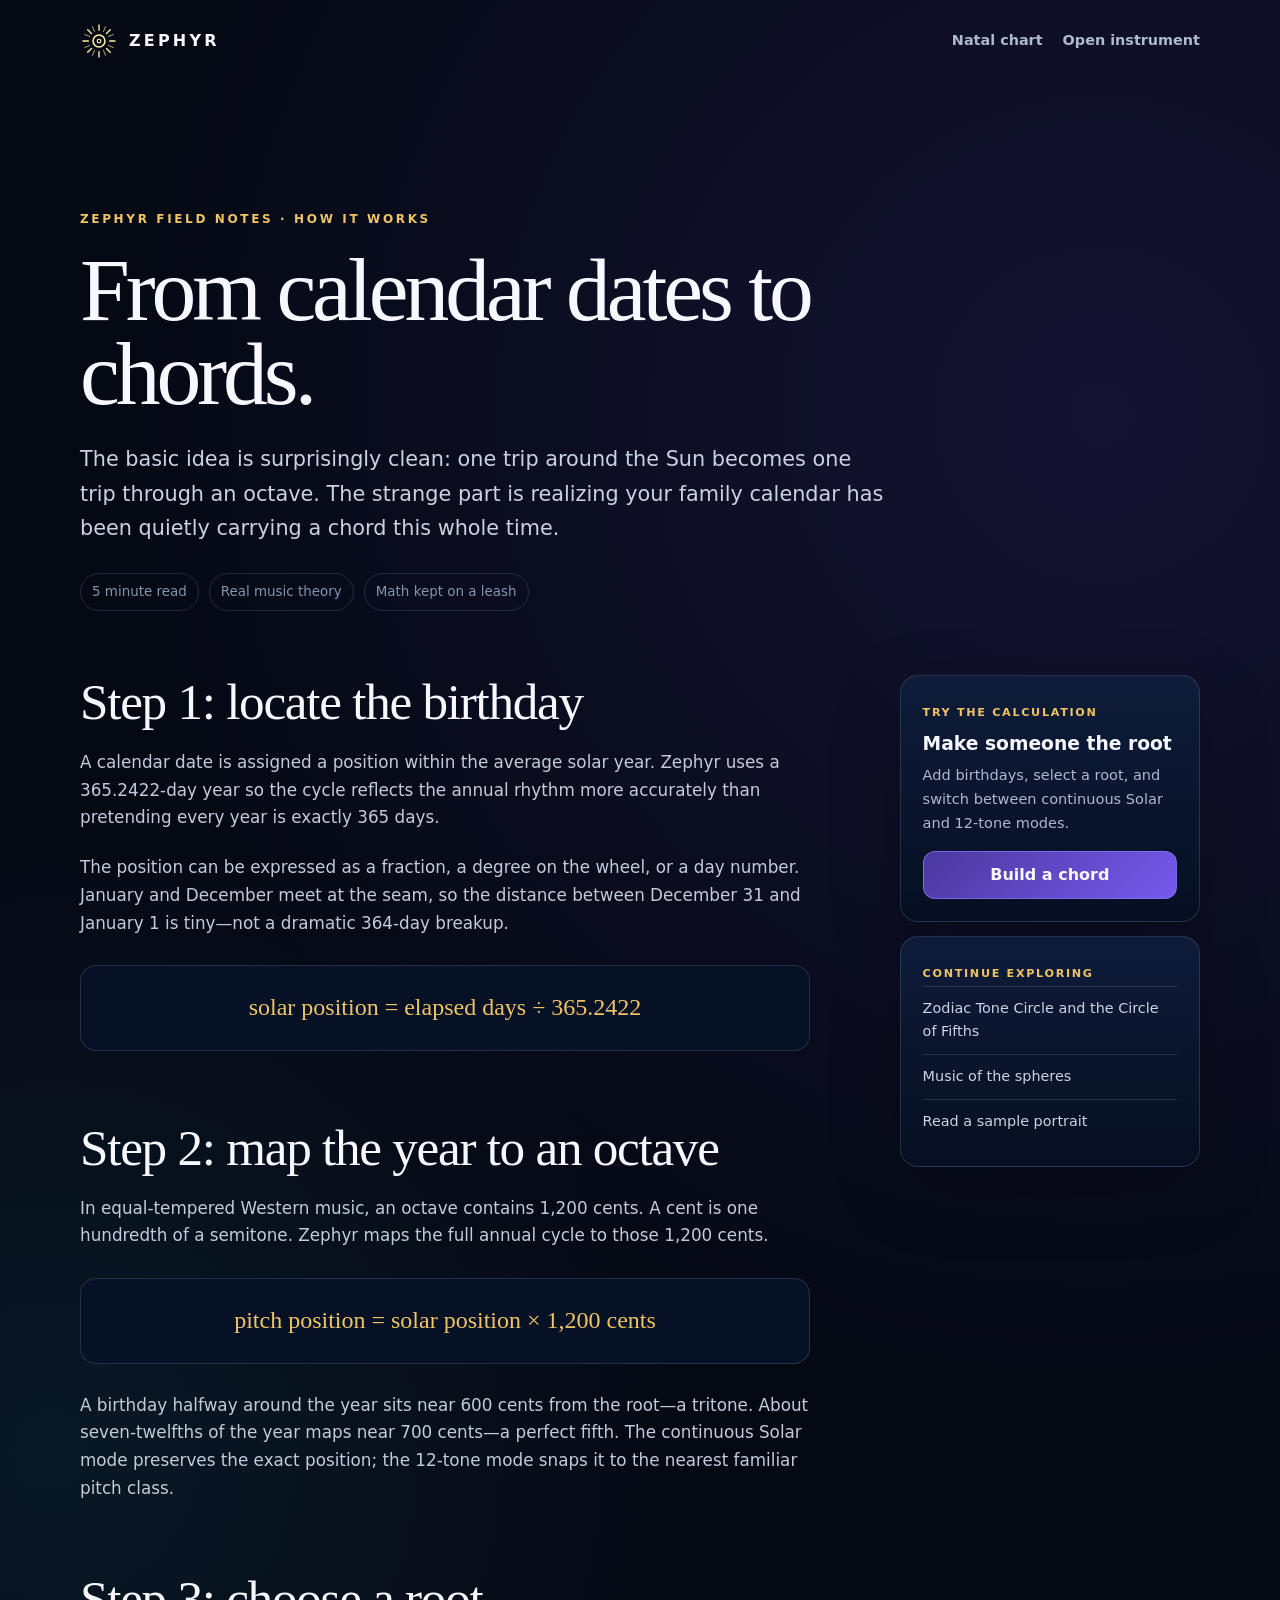
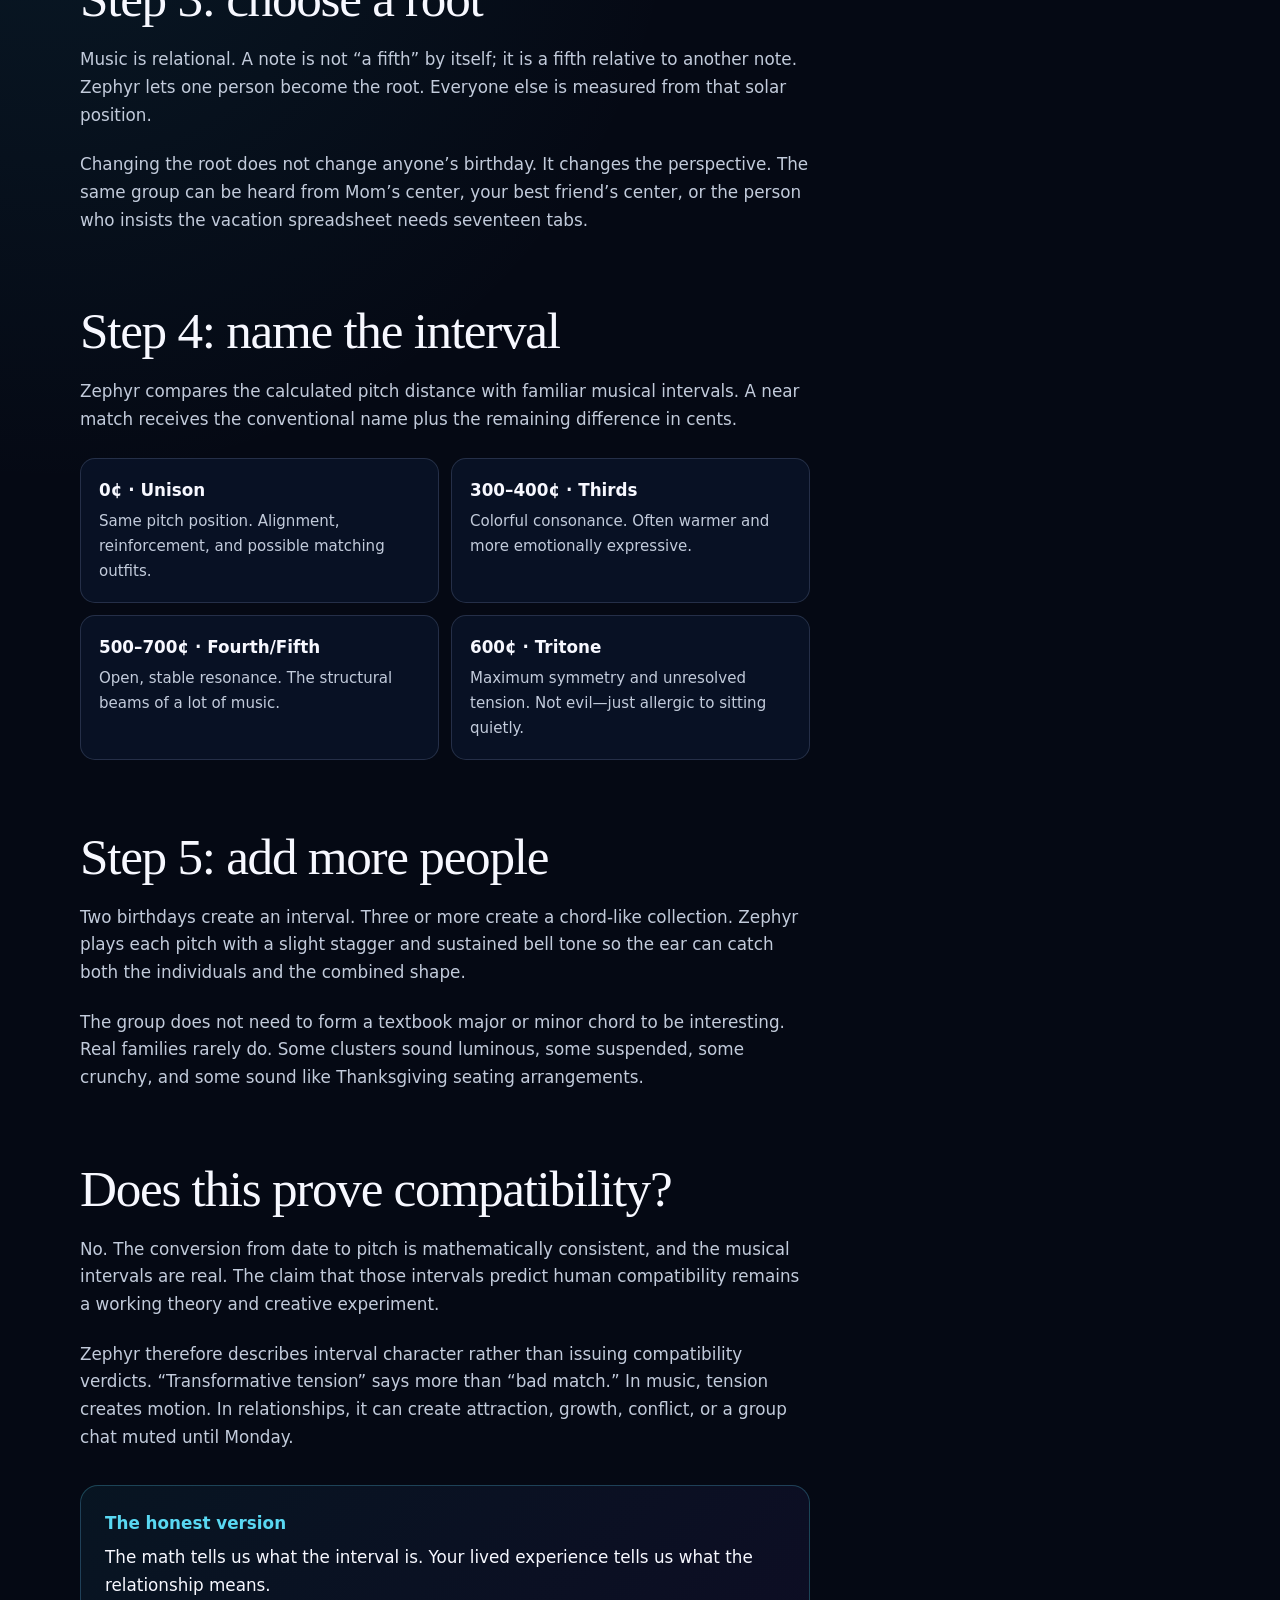
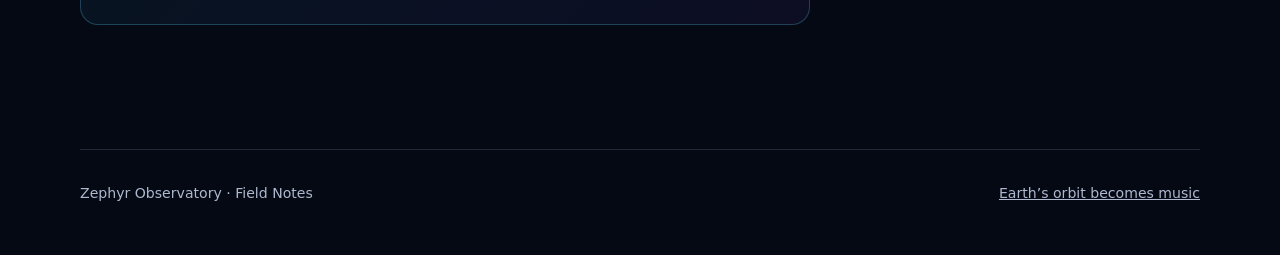
<file: birthday-musical-intervals.html>
<!doctype html><html lang="en"><head><meta charset="utf-8"><meta name="viewport" content="width=device-width,initial-scale=1"><meta name="theme-color" content="#050914">
<title>How Birthdays Become Musical Intervals | Zephyr</title><meta name="description" content="See how Zephyr maps dates in the solar year to an octave, converts days apart into cents, and turns multiple birthdays into a chord.">
<link rel="canonical" href="https://www.zephyr.guru/birthday-musical-intervals.html"><meta name="robots" content="index,follow,max-image-preview:large,max-snippet:-1"><meta property="og:type" content="article"><meta property="og:site_name" content="Zephyr"><meta property="og:title" content="How Birthdays Become Musical Intervals"><meta property="og:description" content="The simple math behind Zephyr’s Solar Harmonic Interval."><meta property="og:image" content="https://www.zephyr.guru/zephyr-social-card.png"><link rel="icon" href="/zephyr-logo.svg" type="image/svg+xml"><link rel="stylesheet" href="/learn.css"><script src="/analytics.js" defer></script>
<script type="application/ld+json">{"@context":"https://schema.org","@type":"Article","headline":"How Birthdays Become Musical Intervals","description":"The calculation behind Zephyr’s Solar Harmonic Interval and birthday chords.","datePublished":"2026-07-27","dateModified":"2026-07-27","author":{"@type":"Organization","name":"Zephyr Observatory"},"publisher":{"@type":"Organization","name":"Zephyr Observatory","url":"https://www.zephyr.guru/"},"mainEntityOfPage":"https://www.zephyr.guru/birthday-musical-intervals.html","image":"https://www.zephyr.guru/zephyr-social-card.png"}</script></head>
<body><header class="shell site-head"><a class="brand" href="/"><img src="/zephyr-logo.svg" alt="">ZEPHYR</a><nav class="site-nav"><a href="/natal-chart.html">Natal chart</a><a href="/?view=solar">Open instrument</a></nav></header>
<main class="shell"><header class="hero"><p class="eyebrow">Zephyr Field Notes · How it works</p><h1>From calendar dates to chords.</h1><p class="dek">The basic idea is surprisingly clean: one trip around the Sun becomes one trip through an octave. The strange part is realizing your family calendar has been quietly carrying a chord this whole time.</p><div class="byline"><span>5 minute read</span><span>Real music theory</span><span>Math kept on a leash</span></div></header>
<div class="article-layout"><article class="article">
<h2>Step 1: locate the birthday</h2><p>A calendar date is assigned a position within the average solar year. Zephyr uses a 365.2422-day year so the cycle reflects the annual rhythm more accurately than pretending every year is exactly 365 days.</p><p>The position can be expressed as a fraction, a degree on the wheel, or a day number. January and December meet at the seam, so the distance between December 31 and January 1 is tiny—not a dramatic 364-day breakup.</p>
<span class="equation">solar position = elapsed days ÷ 365.2422</span>
<h2>Step 2: map the year to an octave</h2><p>In equal-tempered Western music, an octave contains 1,200 cents. A cent is one hundredth of a semitone. Zephyr maps the full annual cycle to those 1,200 cents.</p><span class="equation">pitch position = solar position × 1,200 cents</span>
<p>A birthday halfway around the year sits near 600 cents from the root—a tritone. About seven-twelfths of the year maps near 700 cents—a perfect fifth. The continuous Solar mode preserves the exact position; the 12-tone mode snaps it to the nearest familiar pitch class.</p>
<h2>Step 3: choose a root</h2><p>Music is relational. A note is not “a fifth” by itself; it is a fifth relative to another note. Zephyr lets one person become the root. Everyone else is measured from that solar position.</p><p>Changing the root does not change anyone’s birthday. It changes the perspective. The same group can be heard from Mom’s center, your best friend’s center, or the person who insists the vacation spreadsheet needs seventeen tabs.</p>
<h2>Step 4: name the interval</h2><p>Zephyr compares the calculated pitch distance with familiar musical intervals. A near match receives the conventional name plus the remaining difference in cents.</p><div class="sign-grid"><div class="mini"><b>0¢ · Unison</b><p>Same pitch position. Alignment, reinforcement, and possible matching outfits.</p></div><div class="mini"><b>300–400¢ · Thirds</b><p>Colorful consonance. Often warmer and more emotionally expressive.</p></div><div class="mini"><b>500–700¢ · Fourth/Fifth</b><p>Open, stable resonance. The structural beams of a lot of music.</p></div><div class="mini"><b>600¢ · Tritone</b><p>Maximum symmetry and unresolved tension. Not evil—just allergic to sitting quietly.</p></div></div>
<h2>Step 5: add more people</h2><p>Two birthdays create an interval. Three or more create a chord-like collection. Zephyr plays each pitch with a slight stagger and sustained bell tone so the ear can catch both the individuals and the combined shape.</p><p>The group does not need to form a textbook major or minor chord to be interesting. Real families rarely do. Some clusters sound luminous, some suspended, some crunchy, and some sound like Thanksgiving seating arrangements.</p>
<h2>Does this prove compatibility?</h2><p>No. The conversion from date to pitch is mathematically consistent, and the musical intervals are real. The claim that those intervals predict human compatibility remains a working theory and creative experiment.</p><p>Zephyr therefore describes interval character rather than issuing compatibility verdicts. “Transformative tension” says more than “bad match.” In music, tension creates motion. In relationships, it can create attraction, growth, conflict, or a group chat muted until Monday.</p>
<div class="callout"><b>The honest version</b>The math tells us what the interval is. Your lived experience tells us what the relationship means.</div>
</article><aside class="aside"><div class="aside-card"><small>Try the calculation</small><h3>Make someone the root</h3><p>Add birthdays, select a root, and switch between continuous Solar and 12-tone modes.</p><a class="button" href="/?view=solar">Build a chord</a></div><div class="aside-card"><small>Continue exploring</small><a class="text-link" href="/zodiac-tone-circle.html">Zodiac Tone Circle and the Circle of Fifths</a><a class="text-link" href="/music-of-the-spheres-natal-chart.html">Music of the spheres</a><a class="text-link" href="/natal-chart-example.html">Read a sample portrait</a></div></aside></div></main>
<footer class="shell footer"><span>Zephyr Observatory · Field Notes</span><a href="/">Earth’s orbit becomes music</a></footer></body></html>
</file>
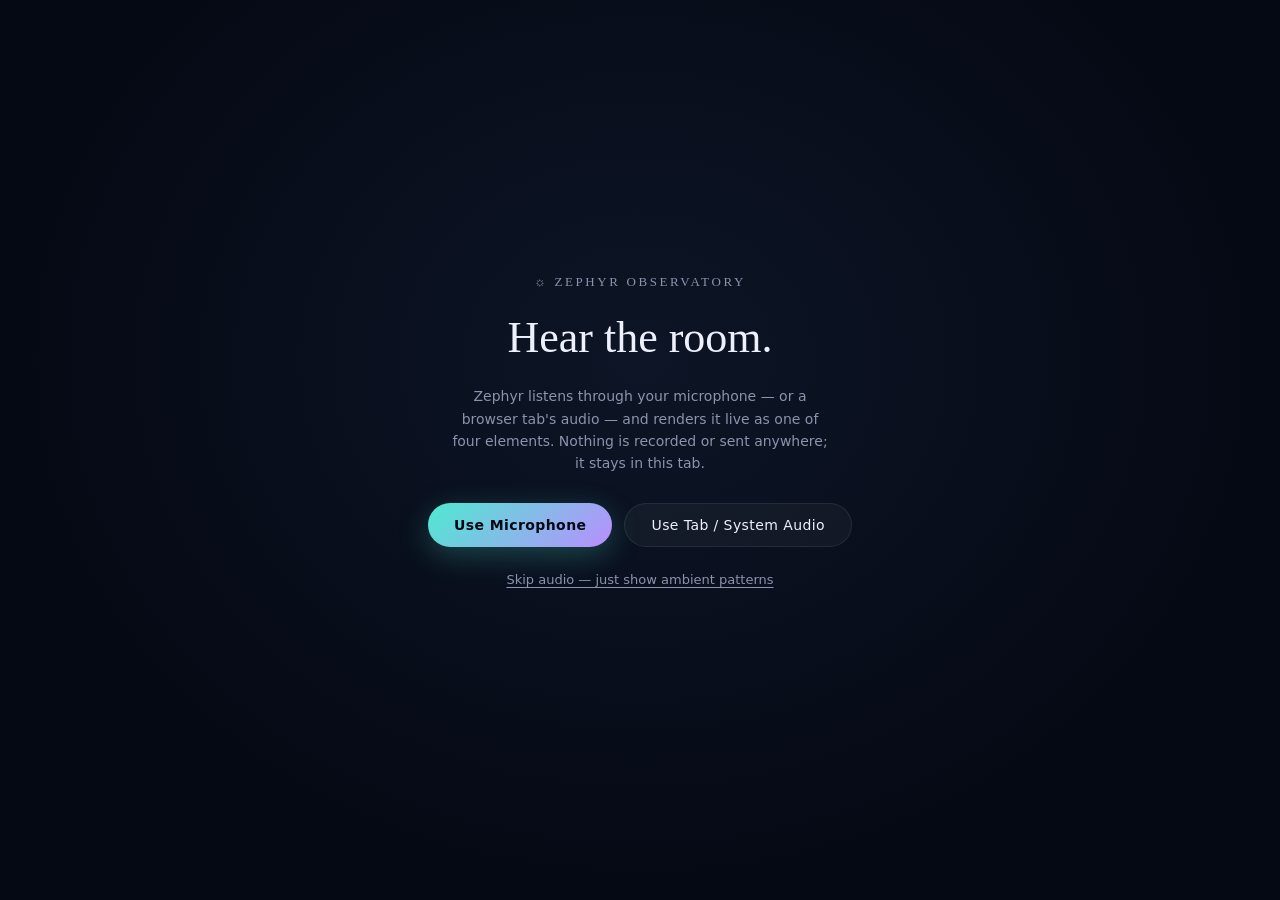
<file: harmony-visualizer-chinook.html>
<!DOCTYPE html>
<html lang="en">
<head>
<meta charset="UTF-8">
<meta name="viewport" content="width=device-width,initial-scale=1,viewport-fit=cover">
<title>Zephyr — Live Harmony Visualizer</title>
<style>
  :root{
    --void: #050914;
    --panel: rgba(12,18,32,0.72);
    --hair: rgba(255,255,255,0.08);
    --ink: #eef1fb;
    --ink-dim: #8b93ad;
    --p-primary: #4EEAD0;
    --p-secondary: #B98EFF;
    --p-tertiary: #F2C879;
    --p-glow: rgba(78,234,208,0.45);
    --p-ambient: rgba(90,110,200,0.10);
    --chinook-field: rgba(42,210,197,0.18);
  }
  *{box-sizing:border-box;}
  html,body{ margin:0; height:100%; overflow:hidden; background: var(--void); color: var(--ink); font-family: 'Segoe UI', system-ui, -apple-system, sans-serif; }
  #ambient{
    position:fixed; inset:0; z-index:0; pointer-events:none;
    background: radial-gradient(ellipse 78% 70% at 50% 58%, var(--chinook-field), transparent 68%), linear-gradient(to top, var(--sky-color, rgba(5,9,20,0)) 0%, rgba(5,9,20,0) 60%), radial-gradient(ellipse 70% 55% at 50% 62%, var(--p-ambient), transparent 70%);
    transition: background 1.4s ease;
  }
  #stars{ position:fixed; inset:0; z-index:0; opacity:0.5; pointer-events:none; }
  #stage{ position:fixed; inset:0; z-index:1; }
  canvas#viz{ width:100%; height:100%; display:block; touch-action:none; }

  #ident{
    position:fixed; top:0; left:0; right:0; z-index:5;
    display:flex; align-items:center; gap:10px; padding: 16px 20px 0 20px;
    pointer-events:none; font-family: Georgia, 'Iowan Old Style', serif;
    letter-spacing: 0.14em; font-size: 12px; color: var(--ink-dim); text-transform: uppercase;
  }
  #ident .sun{ color: var(--p-tertiary); font-size:14px; transition: color 0.6s ease; }
  #ident b{ color: var(--ink); font-weight:600; }

  #dockWrap{
    position:fixed; left:50%; bottom:20px; transform:translateX(-50%);
    z-index:10; display:flex; flex-direction:column; gap:8px; align-items:center;
    transition: opacity 0.4s ease, transform 0.4s ease; max-width: 96vw;
  }
  #dockWrap.hidden{ opacity:0; transform:translateX(-50%) translateY(14px); pointer-events:none; }

  .dock{
    display:flex; align-items:center; gap:4px;
    background: var(--panel); border: 1px solid var(--hair);
    backdrop-filter: blur(18px) saturate(140%); -webkit-backdrop-filter: blur(18px) saturate(140%);
    border-radius: 999px; padding: 7px; box-shadow: 0 12px 40px rgba(0,0,0,0.5), inset 0 1px 0 rgba(255,255,255,0.04);
    max-width: 100%; overflow-x:auto; -ms-overflow-style:none; scrollbar-width:none;
  }
  .dock::-webkit-scrollbar{ display:none; }

  .dock-btn{
    appearance:none; border:none; background:transparent; color: var(--ink-dim);
    font-size: 12px; letter-spacing:0.02em; padding: 8px 13px; border-radius: 999px;
    cursor:pointer; display:flex; align-items:center; gap:6px; transition: background 0.2s ease, color 0.2s ease;
    white-space:nowrap;
  }
  .dock-btn:hover{ color: var(--ink); background: rgba(255,255,255,0.06); }
  .dock-btn.active{ color: var(--void); background: linear-gradient(135deg, var(--p-primary), var(--p-secondary)); font-weight:600; }
  .dock-btn svg{ width:14px; height:14px; display:block; }
  .dock-btn.active svg{ filter: none; }
  .dock-sep{ width:1px; height:20px; background: var(--hair); margin: 0 2px; flex-shrink:0; }

  .style-picker{ position:relative; flex-shrink:0; }
  .style-toggle{ min-width:118px; justify-content:space-between; }
  .style-toggle .chev{ width:9px; height:6px; opacity:0.6; transition: transform 0.2s ease; }
  .style-toggle.open .chev{ transform: rotate(180deg); }
  .style-menu{
    position:fixed; transform:translateX(-50%);
    background: rgba(10,15,28,0.96); border: 1px solid var(--hair); border-radius: 14px;
    backdrop-filter: blur(18px) saturate(140%); -webkit-backdrop-filter: blur(18px) saturate(140%);
    padding: 8px; min-width: 168px; box-shadow: 0 16px 44px rgba(0,0,0,0.55);
    display:none; flex-direction:column; gap:1px; max-height: 60vh; overflow-y:auto;
    z-index: 100;
  }
  .style-menu.open{ display:flex; }
  .style-group-label{ font-size:10px; letter-spacing:0.14em; text-transform:uppercase; color: var(--ink-dim); padding: 8px 10px 4px; }
  .style-menu button{
    appearance:none; border:none; background:transparent; color: var(--ink-dim); text-align:left;
    font-size:13px; padding: 9px 10px; border-radius: 9px; cursor:pointer; font-family:inherit;
  }
  .style-menu button:hover{ background: rgba(255,255,255,0.06); color: var(--ink); }
  .style-menu button.active{ color: var(--void); background: linear-gradient(135deg, var(--p-primary), var(--p-secondary)); font-weight:600; }

  #sensWrap{ display:flex; align-items:center; gap:8px; padding: 0 10px 0 6px; flex-shrink:0; }
  #sens{ -webkit-appearance:none; width:70px; height:3px; border-radius:3px; background: linear-gradient(90deg, var(--p-primary), var(--p-secondary)); outline:none; }
  #sens::-webkit-slider-thumb{ -webkit-appearance:none; width:13px; height:13px; border-radius:50%; background: var(--ink); cursor:pointer; box-shadow: 0 0 8px rgba(255,255,255,0.4); }
  #sens::-moz-range-thumb{ width:13px; height:13px; border-radius:50%; background: var(--ink); border:none; cursor:pointer; }

  #startOverlay{
    position:fixed; inset:0; z-index:50; display:flex; align-items:center; justify-content:center;
    background: radial-gradient(ellipse at 50% 40%, #0d1526 0%, var(--void) 70%);
    flex-direction:column; gap:22px; text-align:center; padding: 20px;
  }
  #startOverlay .mark{ font-family: Georgia, serif; letter-spacing:0.2em; text-transform:uppercase; font-size:13px; color: var(--ink-dim); }
  #startOverlay h1{ margin:0; font-family: Georgia, 'Iowan Old Style', serif; font-weight:400; font-size: clamp(28px, 5vw, 44px); color: var(--ink); }
  #startOverlay p{ margin:0; color: var(--ink-dim); font-size:14px; max-width:380px; line-height:1.6; }
  .startBtns{ display:flex; gap:12px; flex-wrap:wrap; justify-content:center; margin-top:6px; }
  .bigBtn{ appearance:none; cursor:pointer; border-radius: 999px; padding: 13px 26px; font-size:14px; letter-spacing:0.03em; font-family:inherit; border: 1px solid var(--hair); }
  .bigBtn.primary{ background: linear-gradient(135deg, #4EEAD0, #B98EFF); color: var(--void); font-weight:600; border:none; box-shadow: 0 8px 30px rgba(78,234,208,0.25); }
  .bigBtn.secondary{ background: rgba(255,255,255,0.04); color: var(--ink); }
  .bigBtn:active{ transform: scale(0.97); }
  #startErr{ color: #FF7A5C; font-size:13px; min-height:16px; }
  .textBtn{
    appearance:none; background:transparent; border:none; color: var(--ink-dim);
    font-size:13px; text-decoration:underline; text-underline-offset:3px; cursor:pointer;
    font-family:inherit; margin-top:2px;
  }
  .textBtn:hover{ color: var(--ink); }
  #ambientBadge{
    position:fixed; top:16px; right:20px; z-index:6;
    background: rgba(12,18,32,0.78); border:1px solid var(--hair); border-radius:999px;
    padding:7px 14px; font-size:11px; letter-spacing:0.04em; color: var(--ink-dim);
    backdrop-filter: blur(12px); -webkit-backdrop-filter: blur(12px);
    opacity:0; transform:translateY(-6px); pointer-events:none; transition: opacity 0.4s ease, transform 0.4s ease;
  }
  #ambientBadge.show{ opacity:1; transform:translateY(0); }

  #tunerPanel{
    position:fixed; top:50%; left:50%; transform:translate(-50%,-50%) scale(0.96);
    z-index:40; width:min(420px, 90vw);
    background: rgba(10,15,28,0.94); border:1px solid var(--hair); border-radius:20px;
    backdrop-filter: blur(24px) saturate(140%); -webkit-backdrop-filter: blur(24px) saturate(140%);
    box-shadow: 0 24px 70px rgba(0,0,0,0.6);
    padding: 22px 24px 20px; display:none; flex-direction:column; align-items:center; gap:10px;
    opacity:0; transition: opacity 0.25s ease, transform 0.25s ease;
  }
  #tunerPanel.show{ display:flex; opacity:1; transform:translate(-50%,-50%) scale(1); }
  .tuner-inst-row{ display:flex; gap:4px; flex-wrap:wrap; justify-content:center; margin-bottom:6px; }
  .tuner-inst{
    appearance:none; border:1px solid var(--hair); background:rgba(255,255,255,0.04); color:var(--ink-dim);
    font-size:11px; padding:6px 11px; border-radius:999px; cursor:pointer; font-family:inherit;
  }
  .tuner-inst.active{ background: linear-gradient(135deg, var(--p-primary), var(--p-secondary)); color:var(--void); font-weight:600; border-color:transparent; }
  .tuner-note{ font-family: Georgia, serif; font-size:64px; color: var(--ink); line-height:1; margin-top:4px; }
  .tuner-hz{ font-size:13px; color: var(--ink-dim); min-height:16px; }
  .tuner-meter{ width:100%; margin-top:6px; }
  .tuner-meter-track{ position:relative; height:10px; border-radius:6px; background: rgba(255,255,255,0.07); overflow:visible; }
  .tuner-meter-center{ position:absolute; left:50%; top:-3px; bottom:-3px; width:2px; background: var(--p-primary); opacity:0.5; transform:translateX(-1px); }
  .tuner-meter-needle{
    position:absolute; top:-4px; bottom:-4px; width:4px; border-radius:3px;
    background: var(--ink); left:50%; transform:translateX(-2px);
    transition: left 0.08s linear, background 0.15s ease;
  }
  .tuner-meter-labels{ display:flex; justify-content:space-between; font-size:10px; color:var(--ink-dim); margin-top:6px; }
  .tuner-strings{ display:flex; gap:6px; flex-wrap:wrap; justify-content:center; margin-top:8px; min-height:26px; }
  .tuner-string{ font-size:12px; padding:4px 10px; border-radius:8px; background:rgba(255,255,255,0.05); color:var(--ink-dim); border:1px solid transparent; }
  .tuner-string.nearest{ color:var(--ink); border-color: var(--p-primary); background: rgba(255,255,255,0.09); }
  .tuner-close{
    appearance:none; border:none; background:transparent; color:var(--ink-dim); font-size:12px;
    text-decoration:underline; text-underline-offset:3px; cursor:pointer; font-family:inherit; margin-top:8px;
  }
  .tuner-close:hover{ color:var(--ink); }

  @media (max-width:640px){ #ident{ font-size:10px; letter-spacing:0.1em; } #dockWrap{ bottom:14px; } }
  @media (prefers-reduced-motion: reduce){ #dockWrap, #dockWrap.hidden{ transition:none; } }
</style>
</head>
<body>

<div id="ambient"></div>
<canvas id="stars"></canvas>
<div id="stage"><canvas id="viz"></canvas></div>

<div id="ident"><span class="sun">☼</span> ZEPHYR <b>— Harmony Visualizer</b></div>
<div id="ambientBadge">Ambient patterns — no audio detected</div>

<div id="tunerPanel">
  <div class="tuner-inst-row">
    <button class="tuner-inst active" data-inst="chromatic">Chromatic</button>
    <button class="tuner-inst" data-inst="guitar">Guitar</button>
    <button class="tuner-inst" data-inst="bass">Bass</button>
    <button class="tuner-inst" data-inst="ukulele">Ukulele</button>
    <button class="tuner-inst" data-inst="violin">Violin</button>
  </div>
  <div class="tuner-note" id="tunerNote">—</div>
  <div class="tuner-hz" id="tunerHz">Play a note…</div>
  <div class="tuner-meter">
    <div class="tuner-meter-track">
      <div class="tuner-meter-center"></div>
      <div class="tuner-meter-needle" id="tunerNeedle"></div>
    </div>
    <div class="tuner-meter-labels"><span>−50¢</span><span>in tune</span><span>+50¢</span></div>
  </div>
  <div class="tuner-strings" id="tunerStrings"></div>
  <button class="tuner-close" id="tunerClose">Close</button>
</div>

<div id="startOverlay">
  <div class="mark">☼ Zephyr Observatory</div>
  <h1>Hear the room.</h1>
  <p>Zephyr listens through your microphone — or a browser tab's audio — and renders it live as one of four elements. Nothing is recorded or sent anywhere; it stays in this tab.</p>
  <div class="startBtns">
    <button class="bigBtn primary" id="useMic">Use Microphone</button>
    <button class="bigBtn secondary" id="useTab">Use Tab / System Audio</button>
  </div>
  <button class="textBtn" id="useAmbient">Skip audio — just show ambient patterns</button>
  <div id="startErr"></div>
</div>

<div id="dockWrap" class="hidden">
  <div class="dock" id="elementDock">
    <button class="dock-btn" data-element="aurora"><svg viewBox="0 0 16 16"><circle cx="8" cy="8" r="6" fill="none" stroke="currentColor" stroke-width="1.4"/><circle cx="8" cy="8" r="2" fill="currentColor"/></svg><span>Aurora</span></button>
    <button class="dock-btn" data-element="fire"><svg viewBox="0 0 16 16"><polygon points="8,2 14,13 2,13" fill="currentColor"/></svg><span>Fire</span></button>
    <button class="dock-btn" data-element="air"><svg viewBox="0 0 16 16"><polygon points="8,2 14,13 2,13" fill="none" stroke="currentColor" stroke-width="1.3"/><line x1="4.3" y1="9.3" x2="11.7" y2="9.3" stroke="currentColor" stroke-width="1.3"/></svg><span>Air</span></button>
    <button class="dock-btn" data-element="water"><svg viewBox="0 0 16 16"><polygon points="8,14 2,3 14,3" fill="currentColor"/></svg><span>Water</span></button>
    <button class="dock-btn" data-element="earth"><svg viewBox="0 0 16 16"><polygon points="8,14 2,3 14,3" fill="none" stroke="currentColor" stroke-width="1.3"/><line x1="4.3" y1="6.7" x2="11.7" y2="6.7" stroke="currentColor" stroke-width="1.3"/></svg><span>Earth</span></button>
  </div>
  <div class="dock" id="mainDock">
    <div class="style-picker" id="stylePicker">
      <button class="dock-btn style-toggle" id="styleToggle" type="button" aria-haspopup="true" aria-expanded="false">
        <span id="styleLabel">Bars</span>
        <svg class="chev" viewBox="0 0 10 6" aria-hidden="true"><polyline points="1,1 5,5 9,1" fill="none" stroke="currentColor" stroke-width="1.4"/></svg>
      </button>
      <div class="style-menu" id="styleMenu" role="menu">
        <div class="style-group-label">Classic</div>
        <button data-mode="bars" role="menuitem">Bars</button>
        <button data-mode="vbarmirror" role="menuitem">VBar Mirror</button>
        <button data-mode="hbarmirror" role="menuitem">HBar Mirror</button>
        <button data-mode="radial" role="menuitem">Radial</button>
        <button data-mode="scope" role="menuitem">Scope</button>
        <button data-mode="vu" role="menuitem">VU Meter</button>
        <button data-mode="chinook" role="menuitem">Chinook Aft Panel</button>
        <div class="style-group-label">Psychedelic</div>
        <button data-mode="kaleidoscope" role="menuitem">Kaleidoscope</button>
        <button data-mode="tunnel" role="menuitem">Tunnel</button>
        <button data-mode="plasma" role="menuitem">Plasma</button>
        <button data-mode="spectro" role="menuitem">3D Grid</button>
        <button data-mode="wireframe" role="menuitem">Wireframe Peaks</button>
        <button data-mode="starfield" role="menuitem">Starfield Warp</button>
        <button data-mode="astra" role="menuitem">Astra Bloom</button>
        <button data-mode="fractal" role="menuitem">Fractal</button>
        <button data-mode="lavalamp" role="menuitem">Lava Lamp</button>
        <div class="style-group-label">Elemental</div>
        <button data-mode="embers" role="menuitem">Embers</button>
        <button data-mode="terrain" role="menuitem">Terrain</button>
        <button data-mode="streams" role="menuitem">Streamlines</button>
        <button data-mode="liquid" role="menuitem">Liquid</button>
        <button data-mode="kelp" role="menuitem">Kelp Forest</button>
      </div>
    </div>
    <div class="dock-sep"></div>
    <div id="sensWrap">
      <span style="font-size:11px;color:var(--ink-dim)">Gain</span>
      <input type="range" id="sens" min="0.4" max="3" step="0.05" value="1.2">
    </div>
    <div class="dock-sep"></div>
    <div class="dock-sep"></div>
    <button class="dock-btn" id="skyBtn" title="Tint the sky to match sunrise/sunset/night where you are">My Sky</button>
    <button class="dock-btn" id="tunerBtn">Tuner</button>
    <button class="dock-btn" id="fsBtn">Fullscreen</button>
  </div>
</div>

<script>
(function(){
  "use strict";

  // ---------------- Palettes ----------------
  var PALETTES = {
    aurora: { primary:'#4EEAD0', secondary:'#B98EFF', tertiary:'#F2C879', shadow:'#1c2a3d', glow:'rgba(78,234,208,0.45)', ambient:'rgba(90,110,200,0.10)' },
    fire:   { primary:'#FF6A3D', secondary:'#FFB347', tertiary:'#FFE9A8', shadow:'#3d0f06', glow:'rgba(255,106,61,0.55)', ambient:'rgba(255,90,50,0.16)' },
    earth:  { primary:'#7FA65C', secondary:'#C08552', tertiary:'#E8DCC4', shadow:'#241a12', glow:'rgba(140,168,110,0.4)', ambient:'rgba(120,140,90,0.14)' },
    air:    { primary:'#CFE8FF', secondary:'#8FB6DE', tertiary:'#FFFFFF', shadow:'#0d1b2b', glow:'rgba(207,232,255,0.4)', ambient:'rgba(180,210,255,0.12)' },
    water:  { primary:'#2E8FA3', secondary:'#7BD3E0', tertiary:'#D9F6F2', shadow:'#04222c', glow:'rgba(46,143,163,0.5)', ambient:'rgba(40,140,170,0.16)' }
  };
  var ELEMENT_MODE = { aurora:'bars', fire:'embers', earth:'terrain', air:'streams', water:'liquid' };
  var currentPalette = PALETTES.aurora;

  function hexToRgb(hex){
    hex = hex.replace('#','');
    if (hex.length===3){ hex = hex.split('').map(function(c){return c+c;}).join(''); }
    var num = parseInt(hex,16);
    return { r:(num>>16)&255, g:(num>>8)&255, b:num&255 };
  }
  function lerpColor(hexA,hexB,t){
    var a=hexToRgb(hexA), b=hexToRgb(hexB);
    return 'rgb(' + Math.round(lerp(a.r,b.r,t)) + ',' + Math.round(lerp(a.g,b.g,t)) + ',' + Math.round(lerp(a.b,b.b,t)) + ')';
  }
  function hexToRgba(hex, alpha){
    var c = hexToRgb(hex);
    return 'rgba(' + c.r + ',' + c.g + ',' + c.b + ',' + alpha + ')';
  }

  function applyPaletteToCSS(p){
    var root = document.documentElement.style;
    root.setProperty('--p-primary', p.primary);
    root.setProperty('--p-secondary', p.secondary);
    root.setProperty('--p-tertiary', p.tertiary);
    root.setProperty('--p-glow', p.glow);
    root.setProperty('--p-ambient', p.ambient);
  }

  // ---------------- Starfield backdrop ----------------
  var starCanvas = document.getElementById('stars');
  var sctx = starCanvas.getContext('2d');
  var stars = [];
  function resizeStars(){
    starCanvas.width = window.innerWidth * devicePixelRatio;
    starCanvas.height = window.innerHeight * devicePixelRatio;
    starCanvas.style.width = window.innerWidth + 'px';
    starCanvas.style.height = window.innerHeight + 'px';
    var n = Math.floor((window.innerWidth * window.innerHeight) / 9000);
    stars = [];
    for (var i=0;i<n;i++){
      stars.push({ x: Math.random()*starCanvas.width, y: Math.random()*starCanvas.height, r: Math.random()*1.4*devicePixelRatio + 0.2, p: Math.random()*Math.PI*2, s: 0.3 + Math.random()*0.9 });
    }
  }
  var starOpacityMul = 1, starColor = '#eaf2ff';
  function drawStars(t){
    sctx.clearRect(0,0,starCanvas.width, starCanvas.height);
    for (var i=0;i<stars.length;i++){
      var st = stars[i];
      var tw = 0.5 + 0.5*Math.sin(t*0.0006*st.s + st.p);
      sctx.globalAlpha = (0.15 + tw*0.55) * starOpacityMul;
      sctx.fillStyle = starColor;
      sctx.beginPath();
      sctx.arc(st.x, st.y, st.r, 0, Math.PI*2);
      sctx.fill();
    }
    sctx.globalAlpha = 1;
  }

  // ---------------- Main viz canvas ----------------
  var canvas = document.getElementById('viz');
  var ctx = canvas.getContext('2d');
  function resizeMain(){
    canvas.width = window.innerWidth * devicePixelRatio;
    canvas.height = window.innerHeight * devicePixelRatio;
    canvas.style.width = window.innerWidth + 'px';
    canvas.style.height = window.innerHeight + 'px';
  }
  function resizeAll(){ resizeStars(); resizeMain(); }
  window.addEventListener('resize', resizeAll);
  resizeAll();

  // ---------------- Audio graph ----------------
  var FREQ_BIN_COUNT = 1024, TIME_LEN = 2048;
  var audioCtx = null, analyser = null, gainNode = null;
  var freqData = new Uint8Array(FREQ_BIN_COUNT), timeData = new Uint8Array(TIME_LEN);
  var started = false;
  var usingAmbientFallback = false, silenceFrames = 0;
  var SILENCE_EPS = 3, SILENCE_FRAMES_TRIGGER = 210, RECOVERY_FRAMES = 20, recoveryFrames = 0;

  // Procedural stand-in signal used when there's no real audio (explicit ambient start,
  // or a granted source — like a DRM-protected Spotify tab — that comes through silent).
  function fillSyntheticFreq(arr, tMs){
    var n = arr.length;
    var beat = 0.5 + 0.5*Math.sin(tMs*0.0022);
    var beat2 = 0.5 + 0.5*Math.sin(tMs*0.0007 + 1.3);
    for (var i=0;i<n;i++){
      var f = i/n;
      var v = Math.max(0, Math.sin(f*Math.PI*3 + tMs*0.0009)) * 0.5;
      v += Math.max(0, Math.sin(f*Math.PI*7 - tMs*0.0006 + 2)) * 0.3;
      v *= (0.35 + beat*0.65);
      v += Math.exp(-f*8) * (0.4 + beat2*0.5);
      arr[i] = Math.min(255, Math.floor(Math.min(1,v)*255));
    }
  }
  function fillSyntheticTime(arr, tMs){
    var n = arr.length;
    var beat = 0.5 + 0.5*Math.sin(tMs*0.0022);
    for (var j=0;j<n;j++){
      var ph = (j/n)*Math.PI*2;
      var s = Math.sin(ph*3 + tMs*0.004)*0.4 + Math.sin(ph*7 - tMs*0.0025)*0.2;
      s *= (0.4 + beat*0.5);
      arr[j] = Math.max(0, Math.min(255, Math.floor(128 + s*100)));
    }
  }
  function pullAudioFrame(tMs){
    if (!analyser){ fillSyntheticFreq(freqData, tMs); return; }
    analyser.getByteFrequencyData(freqData);
    var sum=0; for (var i=0;i<freqData.length;i+=8) sum += freqData[i];
    var avg = sum/(freqData.length/8);
    if (avg < SILENCE_EPS){
      silenceFrames++; recoveryFrames = 0;
      if (silenceFrames > SILENCE_FRAMES_TRIGGER) setAmbientFallback(true);
    } else {
      silenceFrames = 0;
      recoveryFrames++;
      if (recoveryFrames > RECOVERY_FRAMES) setAmbientFallback(false);
    }
    if (usingAmbientFallback) fillSyntheticFreq(freqData, tMs);
  }
  function pullTimeFrame(tMs){
    if (!analyser || usingAmbientFallback){ fillSyntheticTime(timeData, tMs); return; }
    analyser.getByteTimeDomainData(timeData);
  }
  var ambientBadge = document.getElementById('ambientBadge');
  function setAmbientFallback(on){
    if (on === usingAmbientFallback) return;
    usingAmbientFallback = on;
    if (!ambientBadge) return;
    ambientBadge.classList.toggle('show', on && !!analyser);
  }

  function initAudio(stream){
    audioCtx = new (window.AudioContext || window.webkitAudioContext)();
    var src = audioCtx.createMediaStreamSource(stream);
    gainNode = audioCtx.createGain();
    gainNode.gain.value = parseFloat(document.getElementById('sens').value);
    analyser = audioCtx.createAnalyser();
    analyser.fftSize = TIME_LEN;
    analyser.smoothingTimeConstant = 0.82;
    src.connect(gainNode);
    gainNode.connect(analyser);
    startVisualizer();
  }
  function startVisualizer(){
    started = true;
    document.getElementById('startOverlay').style.display = 'none';
    document.getElementById('dockWrap').classList.remove('hidden');
    requestAnimationFrame(loop);
  }
  function showErr(msg){ document.getElementById('startErr').textContent = msg; }

  document.getElementById('useMic').addEventListener('click', function(){
    showErr('');
    navigator.mediaDevices.getUserMedia({ audio: { echoCancellation:false, noiseSuppression:false, autoGainControl:false }, video:false })
      .then(initAudio)
      .catch(function(e){ showErr('Mic access denied or unavailable (' + e.name + ').'); });
  });
  document.getElementById('useTab').addEventListener('click', function(){
    showErr('');
    if (!navigator.mediaDevices.getDisplayMedia){ showErr('This browser does not support tab-audio capture — try Microphone.'); return; }
    navigator.mediaDevices.getDisplayMedia({ video:true, audio:true })
      .then(function(stream){
        var hasAudio = stream.getAudioTracks().length > 0;
        stream.getVideoTracks().forEach(function(t){ t.stop(); });
        if (!hasAudio){ showErr('No audio track was shared — when prompted, tick "Share tab audio".'); return; }
        initAudio(stream);
      })
      .catch(function(){ showErr('Screen/tab share was cancelled or blocked.'); });
  });
  document.getElementById('useAmbient').addEventListener('click', function(){
    analyser = null;
    usingAmbientFallback = true;
    startVisualizer();
  });
  document.getElementById('sens').addEventListener('input', function(e){ if (gainNode) gainNode.gain.value = parseFloat(e.target.value); });

  // ---------------- Element + style state ----------------
  var MODE_LABELS = {
    bars:'Bars', vbarmirror:'VBar Mirror', hbarmirror:'HBar Mirror', radial:'Radial', scope:'Scope', vu:'VU Meter', chinook:'Chinook Aft Panel',
    kaleidoscope:'Kaleidoscope', tunnel:'Tunnel', plasma:'Plasma', spectro:'3D Grid', wireframe:'Wireframe Peaks', starfield:'Starfield Warp', astra:'Astra Bloom', fractal:'Fractal', lavalamp:'Lava Lamp',
    embers:'Embers', terrain:'Terrain', streams:'Streamlines', liquid:'Liquid', kelp:'Kelp Forest'
  };
  var state = { element: 'aurora', mode: 'bars' };
  var elementBtns = document.querySelectorAll('#elementDock [data-element]');
  var styleMenuBtns = document.querySelectorAll('#styleMenu [data-mode]');
  var styleToggle = document.getElementById('styleToggle');
  var styleLabel = document.getElementById('styleLabel');
  var styleMenu = document.getElementById('styleMenu');

  function syncButtons(){
    elementBtns.forEach(function(b){
      var originalChinook = state.mode === 'chinook' && chinookTheme === 'original';
      b.classList.toggle('active', !originalChinook && b.dataset.element === state.element);
    });
    styleMenuBtns.forEach(function(b){ b.classList.toggle('active', b.dataset.mode === state.mode); });
    styleLabel.textContent = MODE_LABELS[state.mode] || state.mode;
  }
  function setMode(m){
    if (m === 'chinook' && state.mode !== 'chinook' && !chinookHasBeenShown){
      chinookTheme = 'original';
      chinookThemeSelected = false;
      applyChinookEnvironment('original');
      chinookHasBeenShown = true;
    }
    state.mode = m;
    if (m === 'astra') applyAstraEnvironment(state.element);
    syncButtons();
  }
  function setElement(el){
    state.element = el;
    currentPalette = PALETTES[el];
    applyPaletteToCSS(currentPalette);
    if (state.mode === 'chinook'){
      chinookTheme = el;
      chinookThemeSelected = true;
      applyChinookEnvironment(el);
      syncButtons();
      return;
    }
    if (state.mode === 'astra'){
      applyAstraEnvironment(el);
      syncButtons();
      return;
    }
    setMode(ELEMENT_MODE[el]);
  }
  elementBtns.forEach(function(btn){ btn.addEventListener('click', function(){ setElement(btn.dataset.element); }); });
  styleMenuBtns.forEach(function(btn){ btn.addEventListener('click', function(){ setMode(btn.dataset.mode); closeStyleMenu(); }); });

  document.body.appendChild(styleMenu);
  function positionStyleMenu(){
    var rect = styleToggle.getBoundingClientRect();
    styleMenu.style.left = (rect.left + rect.width/2) + 'px';
    styleMenu.style.bottom = (window.innerHeight - rect.top + 10) + 'px';
  }
  function openStyleMenu(){ positionStyleMenu(); styleMenu.classList.add('open'); styleToggle.classList.add('open'); styleToggle.setAttribute('aria-expanded','true'); }
  function closeStyleMenu(){ styleMenu.classList.remove('open'); styleToggle.classList.remove('open'); styleToggle.setAttribute('aria-expanded','false'); }
  styleToggle.addEventListener('click', function(e){
    e.stopPropagation();
    if (styleMenu.classList.contains('open')) closeStyleMenu(); else openStyleMenu();
  });
  document.addEventListener('click', function(e){
    if (!document.getElementById('stylePicker').contains(e.target) && !styleMenu.contains(e.target)) closeStyleMenu();
  });
  window.addEventListener('resize', function(){ if (styleMenu.classList.contains('open')) positionStyleMenu(); });
  document.addEventListener('keydown', function(e){ if (e.key === 'Escape') closeStyleMenu(); });

  // default active state
  currentPalette = PALETTES.aurora; applyPaletteToCSS(currentPalette); syncButtons();

  // ---------------- My Sky: local solar position ----------------
  function solarElevation(date, lat, lon){
    var start = new Date(date.getFullYear(), 0, 0);
    var dayOfYear = Math.floor((date - start) / 86400000);
    var fracYear = (2*Math.PI/365) * (dayOfYear - 1 + (date.getHours()-12)/24);
    var eqTime = 229.18 * (0.000075 + 0.001868*Math.cos(fracYear) - 0.032077*Math.sin(fracYear) - 0.014615*Math.cos(2*fracYear) - 0.040849*Math.sin(2*fracYear));
    var decl = 0.006918 - 0.399912*Math.cos(fracYear) + 0.070257*Math.sin(fracYear) - 0.006758*Math.cos(2*fracYear) + 0.000907*Math.sin(2*fracYear) - 0.002697*Math.cos(3*fracYear) + 0.00148*Math.sin(3*fracYear);
    var timezone = -date.getTimezoneOffset()/60;
    var timeOffset = eqTime + 4*lon - 60*timezone;
    var tst = date.getHours()*60 + date.getMinutes() + date.getSeconds()/60 + timeOffset;
    var haDeg = (tst/4) - 180;
    var haRad = haDeg * Math.PI/180;
    var latRad = lat * Math.PI/180;
    var cosZenith = Math.sin(latRad)*Math.sin(decl) + Math.cos(latRad)*Math.cos(decl)*Math.cos(haRad);
    var zenith = Math.acos(Math.max(-1, Math.min(1, cosZenith)));
    return 90 - zenith*180/Math.PI;
  }
  var SKY_STOPS = [
    { el:-18, c:[5,9,20],     a:0.0,  star:1.00 },
    { el:-10, c:[46,32,74],   a:0.32, star:0.88 },
    { el:-4,  c:[110,58,96],  a:0.48, star:0.55 },
    { el:0,   c:[255,140,92], a:0.55, star:0.22 },
    { el:6,   c:[255,205,150],a:0.32, star:0.06 },
    { el:20,  c:[150,190,255],a:0.16, star:0.02 }
  ];
  function skyForElevation(elDeg){
    if (elDeg <= SKY_STOPS[0].el) return SKY_STOPS[0];
    if (elDeg >= SKY_STOPS[SKY_STOPS.length-1].el) return SKY_STOPS[SKY_STOPS.length-1];
    for (var i=0;i<SKY_STOPS.length-1;i++){
      var a=SKY_STOPS[i], b=SKY_STOPS[i+1];
      if (elDeg>=a.el && elDeg<=b.el){
        var f=(elDeg-a.el)/(b.el-a.el);
        return { c:[lerp(a.c[0],b.c[0],f), lerp(a.c[1],b.c[1],f), lerp(a.c[2],b.c[2],f)], a: lerp(a.a,b.a,f), star: lerp(a.star,b.star,f) };
      }
    }
  }
  var skyCoords = null, skyInterval = null;
  var skyBtn = document.getElementById('skyBtn');
  function updateSky(){
    if (!skyCoords) return;
    var sky = skyForElevation(solarElevation(new Date(), skyCoords.lat, skyCoords.lon));
    document.documentElement.style.setProperty('--sky-color', 'rgba(' + Math.round(sky.c[0]) + ',' + Math.round(sky.c[1]) + ',' + Math.round(sky.c[2]) + ',' + sky.a.toFixed(2) + ')');
    starOpacityMul = sky.star;
  }
  skyBtn.addEventListener('click', function(){
    if (skyCoords){
      skyCoords = null; starOpacityMul = 1;
      document.documentElement.style.setProperty('--sky-color', 'rgba(5,9,20,0)');
      skyBtn.classList.remove('active');
      skyBtn.textContent = 'My Sky';
      if (skyInterval){ clearInterval(skyInterval); skyInterval = null; }
      return;
    }
    if (!navigator.geolocation){ skyBtn.textContent = 'Unavailable'; setTimeout(function(){ skyBtn.textContent='My Sky'; }, 2000); return; }
    skyBtn.textContent = 'Locating…';
    navigator.geolocation.getCurrentPosition(function(pos){
      skyCoords = { lat: pos.coords.latitude, lon: pos.coords.longitude };
      skyBtn.classList.add('active');
      skyBtn.textContent = 'My Sky';
      updateSky();
      if (skyInterval) clearInterval(skyInterval);
      skyInterval = setInterval(updateSky, 60000);
    }, function(){
      skyBtn.textContent = 'Denied';
      setTimeout(function(){ skyBtn.textContent = 'My Sky'; }, 2000);
    }, { timeout: 8000 });
  });

  document.getElementById('fsBtn').addEventListener('click', function(){
    if (!document.fullscreenElement){ document.documentElement.requestFullscreen().catch(function(){}); }
    else { document.exitFullscreen(); }
  });

  var dockEl = document.getElementById('dockWrap');
  var hideTimer = null;
  function bumpDock(){
    dockEl.classList.remove('hidden');
    clearTimeout(hideTimer);
    hideTimer = setTimeout(function(){ if (started) dockEl.classList.add('hidden'); }, 4500);
  }
  window.addEventListener('mousemove', bumpDock);
  window.addEventListener('touchstart', bumpDock);
  bumpDock();

  // ---------------- Helpers ----------------
  function lerp(a,b,t){ return a + (b-a)*t; }
  function bandEnergy(startBin, endBin){
    var sum = 0, n = 0;
    for (var i=startBin; i<endBin && i<freqData.length; i++){ sum += freqData[i]; n++; }
    return n ? sum/n : 0;
  }
  function overallEnergy(loBins, hiBins){ return bandEnergy(loBins, hiBins) / 255; }
  function applyAstraEnvironment(el){
    var p=PALETTES[el] || PALETTES.aurora;
    document.documentElement.style.setProperty('--chinook-field',hexToRgba(p.primary,0.20));
    starColor=p.tertiary;
  }

  // ---- fractal value noise (for terrain) ----
  var NOISE_N = 64;
  var noiseLat = (function(){ var arr = new Float32Array(NOISE_N*NOISE_N); for (var i=0;i<arr.length;i++) arr[i] = Math.random(); return arr; })();
  function noiseAt(ix,iy){ ix=((ix%NOISE_N)+NOISE_N)%NOISE_N; iy=((iy%NOISE_N)+NOISE_N)%NOISE_N; return noiseLat[iy*NOISE_N+ix]; }
  function smooth5(t){ return t*t*t*(t*(t*6-15)+10); }
  function valueNoise2D(x,y){
    var xi=Math.floor(x), yi=Math.floor(y), xf=x-xi, yf=y-yi;
    var v00=noiseAt(xi,yi), v10=noiseAt(xi+1,yi), v01=noiseAt(xi,yi+1), v11=noiseAt(xi+1,yi+1);
    var sx=smooth5(xf), sy=smooth5(yf);
    return lerp(lerp(v00,v10,sx), lerp(v01,v11,sx), sy);
  }
  function fbmNoise(x,y){
    var amp=0.55, freq=1, total=0, norm=0;
    for (var o=0;o<4;o++){ total += valueNoise2D(x*freq, y*freq)*amp; norm += amp; amp*=0.52; freq*=2.15; }
    return total/norm;
  }

  // ================= CLASSIC MODES =================
  var barPeaks=null, barPeakVel=null;
  function drawBars(w,h){
    var barCount = 56, binCount = FREQ_BIN_COUNT;
    if (!barPeaks || barPeaks.length !== barCount){ barPeaks=new Array(barCount).fill(0); barPeakVel=new Array(barCount).fill(0); }
    var gap = w*0.006, barW = (w-gap*(barCount-1))/barCount, baseY = h*0.86, maxBarH = h*0.62;
    ctx.save();
    for (var i=0;i<barCount;i++){
      var t0=i/barCount, t1=(i+1)/barCount;
      var b0=Math.floor(Math.pow(t0,2.1)*binCount), b1=Math.max(b0+1, Math.floor(Math.pow(t1,2.1)*binCount));
      var e = bandEnergy(b0,b1)/255;
      var tiltComp = 1 + t0*2.2; // real spectra roll off toward treble; compensate for display so the whole width reads actively, not just the bass end
      e = Math.min(1, e*tiltComp);
      var barH = Math.pow(e,0.85)*maxBarH;
      if (barH>barPeaks[i]){ barPeaks[i]=barH; barPeakVel[i]=0; } else { barPeakVel[i]+=0.35; barPeaks[i]=Math.max(barH, barPeaks[i]-barPeakVel[i]); }
      var x = i*(barW+gap);
      var grad = ctx.createLinearGradient(0, baseY-maxBarH, 0, baseY);
      grad.addColorStop(0, currentPalette.secondary);
      grad.addColorStop(0.55, currentPalette.primary);
      grad.addColorStop(1, currentPalette.shadow);
      ctx.fillStyle = grad;
      ctx.shadowColor = currentPalette.glow;
      ctx.shadowBlur = 14;
      roundRectTop(ctx, x, baseY-barH, barW, barH, Math.min(4, barW/2));
      ctx.fill();
      ctx.shadowBlur = 0;
      ctx.fillStyle = currentPalette.tertiary;
      ctx.fillRect(x, baseY-barPeaks[i]-3, barW, 2*devicePixelRatio);
    }
    ctx.restore();
    ctx.strokeStyle = 'rgba(255,255,255,0.08)'; ctx.lineWidth=1;
    ctx.beginPath(); ctx.moveTo(0, baseY+1); ctx.lineTo(w, baseY+1); ctx.stroke();
  }
  function roundRectTop(ctx,x,y,w,h,r){
    if (h<r) r=h; if (w<r*2) r=w/2;
    ctx.beginPath(); ctx.moveTo(x,y+h); ctx.lineTo(x,y+r); ctx.arcTo(x,y,x+r,y,r);
    ctx.lineTo(x+w-r,y); ctx.arcTo(x+w,y,x+w,y+r,r); ctx.lineTo(x+w,y+h); ctx.closePath();
  }

  var vbarPeakTop=null, vbarPeakBot=null, vbarVelTop=null, vbarVelBot=null;
  function drawVBarMirror(w,h){
    var barCount = 56, binCount = FREQ_BIN_COUNT;
    if (!vbarPeakTop || vbarPeakTop.length !== barCount){
      vbarPeakTop=new Array(barCount).fill(0); vbarVelTop=new Array(barCount).fill(0);
      vbarPeakBot=new Array(barCount).fill(0); vbarVelBot=new Array(barCount).fill(0);
    }
    var gap = w*0.006, barW = (w-gap*(barCount-1))/barCount, centerY = h*0.5, maxHalfH = h*0.42;
    ctx.save();
    for (var i=0;i<barCount;i++){
      var t0=i/barCount, t1=(i+1)/barCount;
      var b0=Math.floor(Math.pow(t0,2.1)*binCount), b1=Math.max(b0+1, Math.floor(Math.pow(t1,2.1)*binCount));
      var e = bandEnergy(b0,b1)/255;
      var tiltComp = 1 + t0*2.2;
      e = Math.min(1, e*tiltComp);
      var halfH = Math.pow(e,0.85)*maxHalfH;
      if (halfH>vbarPeakTop[i]){ vbarPeakTop[i]=halfH; vbarVelTop[i]=0; } else { vbarVelTop[i]+=0.35; vbarPeakTop[i]=Math.max(halfH, vbarPeakTop[i]-vbarVelTop[i]); }
      if (halfH>vbarPeakBot[i]){ vbarPeakBot[i]=halfH; vbarVelBot[i]=0; } else { vbarVelBot[i]+=0.35; vbarPeakBot[i]=Math.max(halfH, vbarPeakBot[i]-vbarVelBot[i]); }
      var x = i*(barW+gap);
      var grad = ctx.createLinearGradient(0, centerY-maxHalfH, 0, centerY+maxHalfH);
      grad.addColorStop(0, currentPalette.secondary);
      grad.addColorStop(0.5, currentPalette.primary);
      grad.addColorStop(1, currentPalette.secondary);
      ctx.fillStyle = grad;
      ctx.shadowColor = currentPalette.glow; ctx.shadowBlur = 14;
      ctx.fillRect(x, centerY-halfH, barW, halfH*2);
      ctx.shadowBlur = 0;
      ctx.fillStyle = currentPalette.tertiary;
      ctx.fillRect(x, centerY-vbarPeakTop[i]-2, barW, 2*devicePixelRatio);
      ctx.fillRect(x, centerY+vbarPeakBot[i], barW, 2*devicePixelRatio);
    }
    ctx.restore();
    ctx.strokeStyle = 'rgba(255,255,255,0.08)'; ctx.lineWidth=1;
    ctx.beginPath(); ctx.moveTo(0, centerY); ctx.lineTo(w, centerY); ctx.stroke();
  }

  var hbarPeakL=null, hbarPeakR=null, hbarVelL=null, hbarVelR=null;
  function drawHBarMirror(w,h){
    var barCount = 40, binCount = FREQ_BIN_COUNT;
    if (!hbarPeakL || hbarPeakL.length !== barCount){
      hbarPeakL=new Array(barCount).fill(0); hbarVelL=new Array(barCount).fill(0);
      hbarPeakR=new Array(barCount).fill(0); hbarVelR=new Array(barCount).fill(0);
    }
    var gap = h*0.008, barH = (h-gap*(barCount-1))/barCount, centerX = w*0.5, maxHalfW = w*0.42;
    ctx.save();
    for (var i=0;i<barCount;i++){
      var t0=i/barCount, t1=(i+1)/barCount;
      var b0=Math.floor(Math.pow(t0,2.1)*binCount), b1=Math.max(b0+1, Math.floor(Math.pow(t1,2.1)*binCount));
      var e = bandEnergy(b0,b1)/255;
      var tiltComp = 1 + t0*2.2;
      e = Math.min(1, e*tiltComp);
      var halfW = Math.pow(e,0.85)*maxHalfW;
      if (halfW>hbarPeakL[i]){ hbarPeakL[i]=halfW; hbarVelL[i]=0; } else { hbarVelL[i]+=0.35*(maxHalfW/h); hbarPeakL[i]=Math.max(halfW, hbarPeakL[i]-hbarVelL[i]); }
      if (halfW>hbarPeakR[i]){ hbarPeakR[i]=halfW; hbarVelR[i]=0; } else { hbarVelR[i]+=0.35*(maxHalfW/h); hbarPeakR[i]=Math.max(halfW, hbarPeakR[i]-hbarVelR[i]); }
      var y = i*(barH+gap);
      var grad = ctx.createLinearGradient(centerX-maxHalfW, 0, centerX+maxHalfW, 0);
      grad.addColorStop(0, currentPalette.secondary);
      grad.addColorStop(0.5, currentPalette.primary);
      grad.addColorStop(1, currentPalette.secondary);
      ctx.fillStyle = grad;
      ctx.shadowColor = currentPalette.glow; ctx.shadowBlur = 14;
      ctx.fillRect(centerX-halfW, y, halfW*2, barH);
      ctx.shadowBlur = 0;
      ctx.fillStyle = currentPalette.tertiary;
      ctx.fillRect(centerX-hbarPeakL[i]-2, y, 2*devicePixelRatio, barH);
      ctx.fillRect(centerX+hbarPeakR[i], y, 2*devicePixelRatio, barH);
    }
    ctx.restore();
    ctx.strokeStyle = 'rgba(255,255,255,0.08)'; ctx.lineWidth=1;
    ctx.beginPath(); ctx.moveTo(centerX, 0); ctx.lineTo(centerX, h); ctx.stroke();
  }

  var radialSmoothed=null;
  function drawRadial(w,h,t){
    var cx=w/2, cy=h/2, baseR=Math.min(w,h)*0.14, maxLen=Math.min(w,h)*0.30, spokes=90, binCount=FREQ_BIN_COUNT;
    if (!radialSmoothed || radialSmoothed.length!==spokes) radialSmoothed=new Array(spokes).fill(0);
    ctx.save(); ctx.translate(cx,cy);
    ctx.strokeStyle='rgba(255,255,255,0.06)'; ctx.lineWidth=1;
    for (var k=0;k<36;k++){ var a=(k/36)*Math.PI*2, r0=baseR*0.86, r1=baseR*0.98;
      ctx.beginPath(); ctx.moveTo(Math.cos(a)*r0, Math.sin(a)*r0); ctx.lineTo(Math.cos(a)*r1, Math.sin(a)*r1); ctx.stroke(); }
    ctx.restore();
    ctx.save(); ctx.translate(cx,cy); ctx.rotate(t*0.00006);
    for (var i=0;i<spokes;i++){
      var t0=i/spokes, t1=(i+1)/spokes;
      var b0=Math.floor(Math.pow(t0,2.0)*binCount), b1=Math.max(b0+1, Math.floor(Math.pow(t1,2.0)*binCount));
      var e=bandEnergy(b0,b1)/255, target=Math.pow(e,0.9)*maxLen;
      radialSmoothed[i]=lerp(radialSmoothed[i], target, 0.35);
      var len=radialSmoothed[i], ang=(i/spokes)*Math.PI*2;
      var x0=Math.cos(ang)*baseR, y0=Math.sin(ang)*baseR, x1=Math.cos(ang)*(baseR+len), y1=Math.sin(ang)*(baseR+len);
      ctx.strokeStyle = lerpColor(currentPalette.primary, currentPalette.secondary, i/spokes);
      ctx.lineWidth = Math.max(1.4, (Math.PI*2*(baseR+len)/spokes)*0.55);
      ctx.lineCap='round'; ctx.shadowColor=currentPalette.glow; ctx.shadowBlur=10;
      ctx.beginPath(); ctx.moveTo(x0,y0); ctx.lineTo(x1,y1); ctx.stroke();
    }
    ctx.restore();
    ctx.save(); ctx.translate(cx,cy);
    var pulse=1+0.04*Math.sin(t*0.004), hubR=baseR*0.62*pulse;
    var g=ctx.createRadialGradient(0,0,0,0,0,hubR);
    g.addColorStop(0, '#fff6df'); g.addColorStop(0.4, currentPalette.tertiary); g.addColorStop(1, hexToRgba(hexToHexSafe(currentPalette.tertiary), 0));
    ctx.fillStyle=g; ctx.shadowColor=currentPalette.glow; ctx.shadowBlur=30;
    ctx.beginPath(); ctx.arc(0,0,hubR,0,Math.PI*2); ctx.fill(); ctx.restore();
  }
  function hexToHexSafe(hex){ return hex.indexOf('#')===0 ? hex : '#ffffff'; }

  var scopeGain = 1.0;
  function drawScope(w,h,t){
    pullTimeFrame(t);
    var midY=h*0.5;
    // auto-gain: track the signal's actual peak and scale the display up when it's
    // quiet, the way a real oscilloscope's autoscale works — otherwise a quiet room
    // just renders as a flat line even though the visualizer itself is working fine
    var peak = 0;
    for (var p=0;p<timeData.length;p+=4){ var av=Math.abs(timeData[p]-128); if (av>peak) peak=av; }
    var peakNorm = peak/128;
    var targetGain = Math.min(9, Math.max(1, 0.62/Math.max(peakNorm,0.03)));
    var rate = (targetGain < scopeGain) ? 0.15 : 0.02;
    scopeGain = lerp(scopeGain, targetGain, rate);

    ctx.save(); ctx.lineWidth=2.2*devicePixelRatio; ctx.strokeStyle=currentPalette.primary;
    ctx.shadowColor=currentPalette.glow; ctx.shadowBlur=18;
    ctx.beginPath();
    var sliceW=w/timeData.length, x=0;
    for (var i=0;i<timeData.length;i++){ var v=(timeData[i]/128.0-1.0)*scopeGain, y=midY+Math.max(-1,Math.min(1,v))*h*0.32; if (i===0) ctx.moveTo(x,y); else ctx.lineTo(x,y); x+=sliceW; }
    ctx.stroke();
    ctx.globalAlpha=0.18; ctx.strokeStyle=currentPalette.secondary; ctx.shadowBlur=0;
    ctx.beginPath(); x=0;
    for (var j=0;j<timeData.length;j++){ var v2=(timeData[j]/128.0-1.0)*scopeGain, y2=midY-Math.max(-1,Math.min(1,v2))*h*0.32; if (j===0) ctx.moveTo(x,y2); else ctx.lineTo(x,y2); x+=sliceW; }
    ctx.stroke(); ctx.restore();
    ctx.strokeStyle='rgba(255,255,255,0.06)'; ctx.beginPath(); ctx.moveTo(0,midY); ctx.lineTo(w,midY); ctx.stroke();
  }

  var vuL = {level:0, vel:0, ledPeak:0, peakHold:0};
  var vuR = {level:0, vel:0, ledPeak:0, peakHold:0};
  function springNeedle(state, target, springK, damping){
    var accel = (target-state.level)*springK - state.vel*damping;
    state.vel += accel;
    state.level += state.vel;
    if (state.level > 1.18){ state.level = 1.18; state.vel *= -0.35; }
    if (state.level < 0){ state.level = 0; state.vel *= -0.35; }
  }
  function drawLEDBar(x,y,w,h,level,peakLevel){
    var segs = 26, gap = w/segs*0.22, segW = w/segs - gap;
    for (var i=0;i<segs;i++){
      var segT = i/(segs-1);
      var sx = x + i*(w/segs);
      var zoneCol = segT < 0.6 ? '#5fbf6e' : (segT < 0.82 ? '#e8c95a' : '#e2554a');
      var lit = level >= segT;
      var isPeak = Math.abs(peakLevel-segT) < (1/segs)*0.65;
      ctx.fillStyle = lit ? zoneCol : 'rgba(255,255,255,0.05)';
      if (lit){ ctx.shadowColor = zoneCol; ctx.shadowBlur = 6; } else { ctx.shadowBlur = 0; }
      ctx.fillRect(sx, y, segW, h);
      ctx.shadowBlur = 0;
      if (isPeak){
        ctx.strokeStyle = 'rgba(255,255,255,0.85)'; ctx.lineWidth = 1*devicePixelRatio;
        ctx.strokeRect(sx, y, segW, h);
      }
    }
  }
  function drawAnalogDial(cx, faceX, faceY, faceW, faceH, state, label){
    var pivotX=faceX+faceW*0.5, pivotY=faceY+faceH*1.06, radius=faceH*0.96, aMin=Math.PI*1.18, aMax=Math.PI*1.86;
    var bezelPad = faceW*0.03;

    // recessed bezel: a dark frame set slightly outside the face, with the face inset
    // into it via a shadow, so the meter reads as a window rather than a flat sticker
    ctx.save();
    ctx.fillStyle = '#0a0a0c';
    roundRectAll(ctx, faceX-bezelPad, faceY-bezelPad, faceW+bezelPad*2, faceH+bezelPad*2, 6*devicePixelRatio);
    ctx.fill();
    var bezelGrad = ctx.createLinearGradient(faceX-bezelPad, faceY-bezelPad, faceX-bezelPad, faceY+faceH+bezelPad);
    bezelGrad.addColorStop(0, 'rgba(255,255,255,0.05)');
    bezelGrad.addColorStop(0.15, 'rgba(255,255,255,0)');
    bezelGrad.addColorStop(1, 'rgba(0,0,0,0.3)');
    ctx.fillStyle = bezelGrad;
    roundRectAll(ctx, faceX-bezelPad, faceY-bezelPad, faceW+bezelPad*2, faceH+bezelPad*2, 6*devicePixelRatio);
    ctx.fill();
    ctx.restore();

    // warm backlight glow bleeding onto the housing beyond the bezel
    ctx.save();
    var haloR = faceH*1.6;
    var halo = ctx.createRadialGradient(pivotX, faceY+faceH*0.85, 0, pivotX, faceY+faceH*0.85, haloR);
    halo.addColorStop(0, 'rgba(255,170,80,0.4)');
    halo.addColorStop(0.5, 'rgba(255,170,80,0.10)');
    halo.addColorStop(1, 'rgba(255,170,80,0)');
    ctx.fillStyle = halo;
    ctx.beginPath(); ctx.arc(pivotX, faceY+faceH*0.85, haloR, 0, Math.PI*2); ctx.fill();
    ctx.restore();

    // high-contrast bulb-lit face: bright hot orange at the bulb, falling off hard to
    // dark umber corners — this contrast is what actually reads as "backlit" rather
    // than "painted cream"
    ctx.save();
    roundRectAll(ctx,faceX,faceY,faceW,faceH,4*devicePixelRatio); ctx.clip();
    ctx.fillStyle = '#2a2013';
    ctx.fillRect(faceX,faceY,faceW,faceH);
    var faceGrad = ctx.createRadialGradient(pivotX, faceY+faceH*0.95, faceH*0.03, pivotX, faceY+faceH*0.95, faceH*1.5);
    faceGrad.addColorStop(0, '#ffcf6e');
    faceGrad.addColorStop(0.22, '#f2ac52');
    faceGrad.addColorStop(0.48, '#c98a4a');
    faceGrad.addColorStop(0.75, '#8a6440');
    faceGrad.addColorStop(1, '#3d2c1e');
    ctx.fillStyle=faceGrad; ctx.fillRect(faceX,faceY,faceW,faceH);
    ctx.restore();
    ctx.strokeStyle='rgba(20,15,10,0.85)'; ctx.fillStyle='rgba(20,15,10,0.92)'; ctx.lineWidth=2.2*devicePixelRatio;
    ctx.font='700 '+(10.5*devicePixelRatio)+'px Georgia, serif'; ctx.textAlign='center';
    var labels=[{p:0.0,l:'-20'},{p:0.35,l:'-10'},{p:0.62,l:'-3'},{p:0.78,l:'0'},{p:1.0,l:'+3'}];
    for (var li=0; li<labels.length; li++){
      var a=lerp(aMin,aMax,labels[li].p);
      var tx0=pivotX+Math.cos(a)*radius*0.84, ty0=pivotY+Math.sin(a)*radius*0.84, tx1=pivotX+Math.cos(a)*radius*0.98, ty1=pivotY+Math.sin(a)*radius*0.98;
      ctx.beginPath(); ctx.moveTo(tx0,ty0); ctx.lineTo(tx1,ty1); ctx.stroke();
      ctx.fillText(labels[li].l, pivotX+Math.cos(a)*radius*0.70, pivotY+Math.sin(a)*radius*0.70);
    }
    ctx.strokeStyle='#b8382c'; ctx.lineWidth=radius*0.07;
    ctx.beginPath(); ctx.arc(pivotX,pivotY,radius*0.99, lerp(aMin,aMax,0.80), aMax); ctx.stroke();
    ctx.strokeStyle='#4d6b46';
    ctx.beginPath(); ctx.arc(pivotX,pivotY,radius*0.99, aMin, lerp(aMin,aMax,0.80)); ctx.stroke();
    ctx.fillStyle='rgba(20,15,10,0.85)'; ctx.font='700 '+(9.5*devicePixelRatio)+'px Georgia, serif'; ctx.fillText('VU', pivotX, pivotY-radius*0.24);
    ctx.fillStyle='rgba(20,15,10,0.6)'; ctx.font='600 '+(8*devicePixelRatio)+'px Georgia, serif'; ctx.fillText(label, pivotX, faceY+faceH*0.2);
    var needleT=Math.max(0,Math.min(1,state.level)), na=lerp(aMin,aMax,needleT);
    var needleTipX = pivotX+Math.cos(na)*radius*0.92, needleTipY = pivotY+Math.sin(na)*radius*0.92;
    ctx.save();
    ctx.shadowColor='rgba(0,0,0,0.4)'; ctx.shadowBlur=4*devicePixelRatio; ctx.shadowOffsetX=1.6*devicePixelRatio; ctx.shadowOffsetY=2.6*devicePixelRatio;
    ctx.strokeStyle='#1a1a1a'; ctx.lineWidth=1.8*devicePixelRatio;
    ctx.beginPath(); ctx.moveTo(pivotX,pivotY); ctx.lineTo(needleTipX,needleTipY); ctx.stroke();
    ctx.restore();
    // thin metallic highlight along the needle for a raised, lit-from-above look
    ctx.save();
    ctx.strokeStyle='rgba(255,255,255,0.35)'; ctx.lineWidth=0.6*devicePixelRatio;
    ctx.beginPath(); ctx.moveTo(pivotX,pivotY); ctx.lineTo(needleTipX-Math.cos(na)*2*devicePixelRatio, needleTipY-Math.sin(na)*2*devicePixelRatio); ctx.stroke();
    ctx.restore();
    ctx.save();
    ctx.shadowColor='rgba(0,0,0,0.35)'; ctx.shadowBlur=3*devicePixelRatio; ctx.shadowOffsetX=1*devicePixelRatio; ctx.shadowOffsetY=1.6*devicePixelRatio;
    ctx.fillStyle='#1a1a1a'; ctx.beginPath(); ctx.arc(pivotX,pivotY,radius*0.045,0,Math.PI*2); ctx.fill();
    ctx.restore();
    ctx.save();
    ctx.fillStyle='rgba(255,255,255,0.4)';
    ctx.beginPath(); ctx.arc(pivotX-radius*0.012,pivotY-radius*0.012,radius*0.014,0,Math.PI*2); ctx.fill();
    ctx.restore();
    // glass reflection: a diagonal streak, the way light catches curved cover glass
    ctx.save();
    roundRectAll(ctx,faceX,faceY,faceW,faceH,4*devicePixelRatio); ctx.clip();
    var streakW = faceW*0.28;
    var gh = ctx.createLinearGradient(faceX-streakW, faceY, faceX+streakW*0.4, faceY+faceH);
    gh.addColorStop(0, 'rgba(255,255,255,0)');
    gh.addColorStop(0.45, 'rgba(255,255,255,0.22)');
    gh.addColorStop(0.55, 'rgba(255,255,255,0.22)');
    gh.addColorStop(1, 'rgba(255,255,255,0)');
    ctx.fillStyle = gh;
    ctx.fillRect(faceX,faceY,faceW,faceH);
    ctx.restore();
  }
  function drawScrew(x,y,r){
    var g=ctx.createRadialGradient(x-r*0.3,y-r*0.3,0,x,y,r);
    g.addColorStop(0,'rgba(90,92,96,0.85)'); g.addColorStop(1,'rgba(14,15,17,0.95)');
    ctx.fillStyle=g; ctx.beginPath(); ctx.arc(x,y,r,0,Math.PI*2); ctx.fill();
    ctx.strokeStyle='rgba(4,4,5,0.8)'; ctx.lineWidth=r*0.35;
    ctx.beginPath(); ctx.moveTo(x-r*0.55,y); ctx.lineTo(x+r*0.55,y); ctx.stroke();
  }
  function drawRivet(x,y,r){
    // a smooth domed rivet head — no slot, bright metallic highlight — this is a
    // completely different fastener from the slotted gauge screws above, and using
    // drawScrew for both was the actual bug: real panel rivets are never slotted
    var g = ctx.createRadialGradient(x-r*0.35,y-r*0.35,r*0.05,x,y,r);
    g.addColorStop(0,'#eef0f1'); g.addColorStop(0.35,'#b9bbbe'); g.addColorStop(0.75,'#7d7f82'); g.addColorStop(1,'#4a4c4f');
    ctx.fillStyle = g;
    ctx.beginPath(); ctx.arc(x,y,r,0,Math.PI*2); ctx.fill();
    ctx.strokeStyle = 'rgba(0,0,0,0.35)'; ctx.lineWidth = Math.max(0.6, r*0.12);
    ctx.stroke();
  }
  function drawTopRivets(x,y,w,panelW){
    var rivR = panelW*0.011;
    var inset = Math.max(10*devicePixelRatio, rivR*3);
    var spacing = rivR*9;
    var n = Math.max(4, Math.round((w-inset*2)/spacing));
    for (var i=0;i<=n;i++){
      var rx = x + inset + (w-inset*2)*(i/n);
      drawRivet(rx, y+inset, rivR);
    }
  }


var chinookState = {
  level:[0,0,0], peak:[0,0,0], chL:0, chR:0
};

var CHINOOK_INK = 'rgba(27,28,29,0.92)';
var chinookTheme = 'original';
var chinookHasBeenShown = false;
var chinookThemeSelected = false;
var CHINOOK_THEMES = {
  original:{ lume:'#42e6df', dim:'rgba(66,230,223,0.76)', field:'rgba(42,210,197,0.22)', star:'#a6f3ec', face0:'#12645f', face1:'#0a4542', face2:'#062d2d', face3:'#02191a' },
  fire:    { lume:'#ffb05d', dim:'rgba(255,176,93,0.78)', field:'rgba(255,84,36,0.28)', star:'#ffc18a', face0:'#71331f', face1:'#4b2118', face2:'#2d1512', face3:'#160a09' },
  earth:   { lume:'#b8d37a', dim:'rgba(184,211,122,0.78)', field:'rgba(112,142,66,0.25)', star:'#d4df9b', face0:'#4b6133', face1:'#344525', face2:'#202f1b', face3:'#10180e' },
  air:     { lume:'#d6efff', dim:'rgba(214,239,255,0.78)', field:'rgba(142,195,242,0.23)', star:'#e2f4ff', face0:'#456b80', face1:'#2e5064', face2:'#1c3445', face3:'#0c1b27' },
  water:   { lume:'#70ddec', dim:'rgba(112,221,236,0.78)', field:'rgba(25,128,180,0.28)', star:'#92eafa', face0:'#155c70', face1:'#0d4356', face2:'#082d3b', face3:'#031721' },
  aurora:  { lume:'#a994ff', dim:'rgba(169,148,255,0.78)', field:'rgba(137,92,240,0.25)', star:'#d5c8ff', face0:'#4b3b74', face1:'#342b58', face2:'#211d3d', face3:'#100e20' }
};
function getChinookTheme(){
  /* Derive from the same element state that colors the selected button and gain
     control. This prevents UI and canvas themes from drifting apart. */
  var key=chinookThemeSelected && state && state.element ? state.element : 'original';
  return CHINOOK_THEMES[key] || CHINOOK_THEMES.original;
}
function applyChinookEnvironment(key){
  var colors=CHINOOK_THEMES[key] || CHINOOK_THEMES.original;
  document.documentElement.style.setProperty('--chinook-field',colors.field);
  starColor=colors.star;
}
function formatGaugeTemp(v){
  var n=Math.round(v);
  return n<0?'-'+String(Math.abs(n)).padStart(2,'0'):String(n).padStart(3,'0');
}

/* Cached warm-gray painted aluminum texture used by the aft panel. */
var chinookTexture = null;
function ensureChinookTexture(){
  if(chinookTexture) return chinookTexture;
  var tw=900, th=1200;
  var buf=document.createElement('canvas');
  buf.width=tw; buf.height=th;
  var bctx=buf.getContext('2d');
  var base=bctx.createLinearGradient(0,0,tw,th);
  base.addColorStop(0,'#d4cec1');
  base.addColorStop(0.46,'#b8b1a4');
  base.addColorStop(1,'#8e887e');
  bctx.fillStyle=base; bctx.fillRect(0,0,tw,th);
  var seed=918273;
  function rnd(){ seed=(seed*9301+49297)%233280; return seed/233280; }
  var i;
  for(i=0;i<20;i++){
    var px=rnd()*tw, py=rnd()*th, pr=70+rnd()*190;
    var g=bctx.createRadialGradient(px,py,0,px,py,pr);
    g.addColorStop(0,rnd()>0.5?'rgba(171,153,120,0.10)':'rgba(105,122,126,0.08)');
    g.addColorStop(1,'rgba(0,0,0,0)');
    bctx.fillStyle=g; bctx.beginPath(); bctx.arc(px,py,pr,0,Math.PI*2); bctx.fill();
  }
  for(i=0;i<48;i++){
    var x=rnd()*tw, y=rnd()*th, a=rnd()*Math.PI*2, len=12+rnd()*55;
    bctx.strokeStyle=rnd()>0.5?'rgba(255,255,255,0.055)':'rgba(25,25,22,0.075)';
    bctx.lineWidth=0.8+rnd()*0.7;
    bctx.beginPath(); bctx.moveTo(x,y); bctx.lineTo(x+Math.cos(a)*len,y+Math.sin(a)*len); bctx.stroke();
  }
  for(i=0;i<1800;i++){
    bctx.fillStyle=rnd()>0.5?'rgba(255,255,255,0.035)':'rgba(0,0,0,0.04)';
    bctx.fillRect(rnd()*tw,rnd()*th,1,1);
  }
  var vig=bctx.createRadialGradient(tw/2,th/2,th*0.15,tw/2,th/2,th*0.72);
  vig.addColorStop(0,'rgba(0,0,0,0)'); vig.addColorStop(1,'rgba(0,0,0,0.14)');
  bctx.fillStyle=vig; bctx.fillRect(0,0,tw,th);
  chinookTexture=buf;
  return buf;
}

function drawWeatheredPanel(x,y,w,h,radius){
  var tex=ensureChinookTexture();
  ctx.save();
  roundRectAll(ctx,x,y,w,h,radius); ctx.clip();
  ctx.drawImage(tex,0,0,tex.width,tex.height,x,y,w,h);
  ctx.restore();
}

function drawChinookRivet(x,y,r){
  ctx.save();
  var g=ctx.createRadialGradient(x-r*0.35,y-r*0.38,r*0.04,x,y,r);
  g.addColorStop(0,'#f0eee8');
  g.addColorStop(0.34,'#bbb7ae');
  g.addColorStop(0.75,'#79766f');
  g.addColorStop(1,'#454440');
  ctx.fillStyle=g;
  ctx.shadowColor='rgba(0,0,0,0.42)';
  ctx.shadowBlur=r*0.55;
  ctx.shadowOffsetY=r*0.28;
  ctx.beginPath(); ctx.arc(x,y,r,0,Math.PI*2); ctx.fill();
  ctx.restore();
}

function drawChinookFrameRivets(x,y,w,h){
  var r=Math.max(2.1*devicePixelRatio,w*0.0082);
  var inset=Math.max(r*2.4,w*0.025);
  var topCount=Math.max(7,Math.round(w/(r*8.5)));
  /* The reference emphasizes the top/bottom seams; sides use only sparse fasteners. */
  var sideCount=6;
  var i;
  for(i=0;i<=topCount;i++){
    var rx=x+inset+(w-inset*2)*(i/topCount);
    drawChinookRivet(rx,y+inset,r);
    drawChinookRivet(rx,y+h-inset,r);
  }
  for(i=1;i<sideCount;i++){
    var ry=y+inset+(h-inset*2)*(i/sideCount);
    drawChinookRivet(x+inset,ry,r);
    drawChinookRivet(x+w-inset,ry,r);
  }
}

function drawChinookSection(x,y,w,text){
  var cx=x+w/2;
  var lw=Math.max(1.2*devicePixelRatio,w*0.0042);
  var cap=Math.max(5*devicePixelRatio,w*0.018);
  ctx.save();
  ctx.font='700 '+Math.max(9*devicePixelRatio,w*0.029)+'px "Arial Narrow",Arial,sans-serif';
  var gap=Math.min(w*0.25,ctx.measureText(text).width*0.62+w*0.025);
  ctx.strokeStyle=CHINOOK_INK;
  ctx.lineWidth=lw;
  ctx.lineCap='square';
  ctx.beginPath();
  ctx.moveTo(x,y+cap); ctx.lineTo(x,y); ctx.lineTo(cx-gap,y);
  ctx.moveTo(cx+gap,y); ctx.lineTo(x+w,y); ctx.lineTo(x+w,y+cap);
  ctx.stroke();
  ctx.fillStyle=CHINOOK_INK;
  ctx.textAlign='center'; ctx.textBaseline='middle';
  ctx.fillText(text,cx,y);
  ctx.restore();
}

function drawGaugeMountScrew(x,y,r,angle){
  ctx.save();
  var g=ctx.createRadialGradient(x-r*0.3,y-r*0.34,0,x,y,r);
  g.addColorStop(0,'#777a79'); g.addColorStop(0.48,'#333638'); g.addColorStop(1,'#101214');
  ctx.fillStyle=g;
  ctx.shadowColor='rgba(0,0,0,0.58)'; ctx.shadowBlur=r*0.45; ctx.shadowOffsetY=r*0.25;
  ctx.beginPath(); ctx.arc(x,y,r,0,Math.PI*2); ctx.fill();
  ctx.shadowBlur=0;
  ctx.translate(x,y); ctx.rotate(angle);
  ctx.strokeStyle='#070809'; ctx.lineWidth=Math.max(1*devicePixelRatio,r*0.28);
  ctx.beginPath(); ctx.moveTo(-r*0.5,0); ctx.lineTo(r*0.5,0); ctx.stroke();
  ctx.restore();
}

function drawAircraftGauge(cx,cy,r,value01,opts){
  var aMin=Math.PI*0.58, aMax=Math.PI*2.42;
  var colors=getChinookTheme();
  var teal=colors.lume;
  var dim=colors.dim;
  value01=Math.max(0,Math.min(1,value01));

  /* panel recess and substantial cast-metal bezel */
  ctx.save();
  ctx.fillStyle='rgba(30,29,27,0.50)';
  ctx.beginPath(); ctx.arc(cx+r*0.035,cy+r*0.055,r*1.16,0,Math.PI*2); ctx.fill();
  var bezel=ctx.createRadialGradient(cx-r*0.34,cy-r*0.40,r*0.06,cx,cy,r*1.18);
  bezel.addColorStop(0,'#a2a49f');
  bezel.addColorStop(0.31,'#666b6a');
  bezel.addColorStop(0.67,'#303536');
  bezel.addColorStop(0.86,'#171b1c');
  bezel.addColorStop(1,'#080b0c');
  ctx.fillStyle=bezel;
  ctx.beginPath(); ctx.arc(cx,cy,r*1.105,0,Math.PI*2); ctx.fill();
  ctx.strokeStyle='rgba(225,226,218,0.27)'; ctx.lineWidth=r*0.025;
  ctx.beginPath(); ctx.arc(cx-r*0.01,cy-r*0.015,r*1.06,Math.PI*0.9,Math.PI*1.9); ctx.stroke();
  ctx.restore();

  /* two diagonal mounting screws, as on the photographed instruments */
  var sr=r*0.105, sd=r*1.12/Math.sqrt(2);
  drawGaugeMountScrew(cx-sd,cy-sd,sr,Math.PI*0.23);
  drawGaugeMountScrew(cx+sd,cy+sd,sr,-Math.PI*0.18);

  /* deep green glass with turquoise electroluminescent wash */
  ctx.save();
  ctx.beginPath(); ctx.arc(cx,cy,r,0,Math.PI*2); ctx.clip();
  var face=ctx.createRadialGradient(cx-r*0.16,cy-r*0.25,r*0.02,cx,cy,r*1.08);
  face.addColorStop(0,colors.face0);
  face.addColorStop(0.34,colors.face1);
  face.addColorStop(0.72,colors.face2);
  face.addColorStop(1,colors.face3);
  ctx.fillStyle=face; ctx.fillRect(cx-r,cy-r,r*2,r*2);
  ctx.fillStyle='rgba(38,215,207,0.035)'; ctx.fillRect(cx-r,cy-r,r*2,r*2);
  ctx.restore();

  /* dense near-full-circle scale */
  ctx.save();
  ctx.strokeStyle=dim; ctx.fillStyle=dim;
  ctx.textAlign='center'; ctx.textBaseline='middle';
  var ticks=40;
  for(var i=0;i<=ticks;i++){
    var f=i/ticks, a=lerp(aMin,aMax,f), major=(i%10===0);
    var ro=r*0.91, ri=r*(major?0.73:0.82);
    ctx.lineWidth=(major?1.55:0.75)*devicePixelRatio;
    ctx.beginPath();
    ctx.moveTo(cx+Math.cos(a)*ri,cy+Math.sin(a)*ri);
    ctx.lineTo(cx+Math.cos(a)*ro,cy+Math.sin(a)*ro);
    ctx.stroke();
    if(major){
      ctx.font='600 '+(r*0.145)+'px "Arial Narrow",Arial,sans-serif';
      var label=opts.scale==='temp' ? Math.round(-50+f*200) : Math.round(f*400);
      ctx.fillText(label,cx+Math.cos(a)*r*0.59,cy+Math.sin(a)*r*0.59);
    }
  }
  ctx.restore();

  /* Powered three-digit window present on the six pressure/temperature gauges. */
  if(opts.digital != null){
    var lcdW=r*0.58, lcdH=r*0.22, lcdY=cy+r*0.02;
    ctx.save();
    ctx.fillStyle='rgba(1,18,17,0.78)';
    roundRectAll(ctx,cx-lcdW/2,lcdY,lcdW,lcdH,r*0.025); ctx.fill();
    ctx.strokeStyle='rgba(0,0,0,0.52)'; ctx.lineWidth=Math.max(0.7*devicePixelRatio,r*0.012); ctx.stroke();
    ctx.textAlign='center'; ctx.textBaseline='middle';
    ctx.font='700 '+(lcdH*0.68)+'px Consolas,"Courier New",monospace';
    ctx.fillStyle=hexToRgba(teal,0.075); ctx.fillText('888',cx,lcdY+lcdH*0.54);
    ctx.fillStyle=teal; ctx.shadowColor=dim; ctx.shadowBlur=r*0.065;
    ctx.fillText(opts.digital,cx,lcdY+lcdH*0.54);
    ctx.restore();
  }

  /* authentic compact face nomenclature */
  ctx.save();
  ctx.fillStyle=teal; ctx.textAlign='center'; ctx.textBaseline='middle';
  ctx.font='700 '+(r*0.105)+'px "Arial Narrow",Arial,sans-serif';
  ctx.fillText('LIMIT',cx+r*0.40,cy-r*0.49);
  ctx.font='700 '+(r*0.16)+'px "Arial Narrow",Arial,sans-serif';
  ctx.fillText(opts.label,cx+r*0.18,cy-r*0.31);
  ctx.font='600 '+(r*0.135)+'px "Arial Narrow",Arial,sans-serif';
  ctx.fillText(opts.unit,cx+r*0.17,cy+r*0.38);
  ctx.restore();

  /* restrained luminous needle */
  var na=lerp(aMin,aMax,value01);
  ctx.save();
  ctx.translate(cx,cy); ctx.rotate(na);
  ctx.shadowColor='rgba(65,238,230,0.35)'; ctx.shadowBlur=r*0.08;
  ctx.fillStyle=teal;
  ctx.beginPath();
  ctx.moveTo(-r*0.12,-r*0.025); ctx.lineTo(r*0.79,0); ctx.lineTo(-r*0.12,r*0.025); ctx.closePath(); ctx.fill();
  ctx.restore();
  ctx.save();
  var hub=ctx.createRadialGradient(cx-r*0.025,cy-r*0.03,0,cx,cy,r*0.095);
  hub.addColorStop(0,'#4e5655'); hub.addColorStop(1,'#15191a');
  ctx.fillStyle=hub; ctx.beginPath(); ctx.arc(cx,cy,r*0.09,0,Math.PI*2); ctx.fill();
  ctx.restore();

  /* curved-glass glare: deliberately irregular and subtle */
  ctx.save();
  ctx.beginPath(); ctx.arc(cx,cy,r,0,Math.PI*2); ctx.clip();
  var glare=ctx.createLinearGradient(cx-r,cy-r,cx+r*0.55,cy+r);
  glare.addColorStop(0,'rgba(255,255,245,0)');
  glare.addColorStop(0.44,'rgba(255,255,245,0.13)');
  glare.addColorStop(0.53,'rgba(255,255,245,0.025)');
  glare.addColorStop(1,'rgba(255,255,245,0)');
  ctx.fillStyle=glare; ctx.fillRect(cx-r,cy-r,r*2,r*2);
  ctx.restore();
}

function drawReservoirGauge(cx,cy,r,value01,opts){
  var colors=getChinookTheme(), lume=colors.lume, dim=colors.dim;
  value01=Math.max(0,Math.min(1,value01));
  ctx.save();
  var bezel=ctx.createRadialGradient(cx-r*0.35,cy-r*0.4,r*0.04,cx,cy,r*1.17);
  bezel.addColorStop(0,'#a0a29d'); bezel.addColorStop(0.35,'#5d6261'); bezel.addColorStop(0.75,'#252a2b'); bezel.addColorStop(1,'#090c0d');
  ctx.fillStyle=bezel; ctx.beginPath(); ctx.arc(cx,cy,r*1.105,0,Math.PI*2); ctx.fill();
  ctx.restore();
  var sr=r*0.105, sd=r*1.12/Math.sqrt(2);
  drawGaugeMountScrew(cx-sd,cy-sd,sr,Math.PI*0.23);
  drawGaugeMountScrew(cx+sd,cy+sd,sr,-Math.PI*0.18);
  ctx.save();
  ctx.beginPath(); ctx.arc(cx,cy,r,0,Math.PI*2); ctx.clip();
  var face=ctx.createRadialGradient(cx-r*0.18,cy-r*0.25,0,cx,cy,r*1.08);
  face.addColorStop(0,colors.face0); face.addColorStop(0.42,colors.face1); face.addColorStop(0.78,colors.face2); face.addColorStop(1,colors.face3);
  ctx.fillStyle=face; ctx.fillRect(cx-r,cy-r,r*2,r*2);
  ctx.restore();
  ctx.save();
  ctx.strokeStyle=dim; ctx.fillStyle=lume; ctx.textAlign='center'; ctx.textBaseline='middle';
  ctx.lineWidth=Math.max(0.8*devicePixelRatio,r*0.014);
  var left=-Math.PI*0.92, sweep=Math.PI*0.86;
  for(var i=0;i<12;i++){
    var a=left+(i/11)*sweep;
    var inner=r*(i%3===0?0.68:0.78);
    ctx.beginPath(); ctx.moveTo(cx+Math.cos(a)*inner,cy+Math.sin(a)*inner); ctx.lineTo(cx+Math.cos(a)*r*0.90,cy+Math.sin(a)*r*0.90); ctx.stroke();
  }
  ctx.font='700 '+(r*0.13)+'px "Arial Narrow",Arial,sans-serif';
  ctx.textAlign='left';
  ctx.fillText('FL',cx-r*0.76,cy-r*0.32);
  ctx.fillText('AD',cx-r*0.76,cy+r*0.08);
  ctx.textAlign='center';
  ctx.font='700 '+(r*0.145)+'px "Arial Narrow",Arial,sans-serif';
  ctx.fillText(opts.label,cx+r*0.14,cy-r*0.06);
  ctx.font='600 '+(r*0.12)+'px "Arial Narrow",Arial,sans-serif';
  ctx.fillText('EMPTY',cx+r*0.14,cy+r*0.63);
  /* level pointer follows RMS but stays within the reservoir sector */
  var na=left+value01*sweep;
  ctx.strokeStyle=lume; ctx.shadowColor=dim; ctx.shadowBlur=r*0.06; ctx.lineWidth=r*0.035; ctx.lineCap='round';
  ctx.beginPath(); ctx.moveTo(cx-r*0.03,cy); ctx.lineTo(cx+Math.cos(na)*r*0.64,cy+Math.sin(na)*r*0.64); ctx.stroke();
  ctx.restore();
  ctx.save();
  ctx.fillStyle='#171b1c'; ctx.beginPath(); ctx.arc(cx,cy,r*0.085,0,Math.PI*2); ctx.fill();
  ctx.restore();
}

function drawAviationToggle(cx,cy,size,on,topLabel,onLabel,offLabel){
  var bushR=size*0.43, leverLen=size*1.18;
  ctx.save();
  ctx.fillStyle=CHINOOK_INK; ctx.textAlign='center';
  ctx.font='600 '+(size*0.36)+'px "Arial Narrow",Arial,sans-serif';
  ctx.fillText(topLabel,cx,cy-size*1.85);
  ctx.font='600 '+(size*0.28)+'px "Arial Narrow",Arial,sans-serif';
  ctx.fillText(onLabel,cx-size*0.95,cy-size*0.42);
  ctx.fillText(offLabel,cx+size*0.95,cy-size*0.42);
  ctx.restore();
  ctx.save();
  var bg=ctx.createRadialGradient(cx-bushR*0.25,cy-bushR*0.3,0,cx,cy,bushR);
  bg.addColorStop(0,'#8b603f'); bg.addColorStop(0.26,'#c67c48'); bg.addColorStop(0.39,'#4a3428'); bg.addColorStop(1,'#171819');
  ctx.fillStyle=bg; ctx.beginPath(); ctx.arc(cx,cy,bushR,0,Math.PI*2); ctx.fill();
  var angle=on?-Math.PI*0.92:-Math.PI*0.08;
  var tx=cx+Math.cos(angle)*leverLen, ty=cy+Math.sin(angle)*leverLen;
  var lg=ctx.createLinearGradient(cx,cy,tx,ty);
  lg.addColorStop(0,'#5f6261'); lg.addColorStop(0.58,'#deddd5'); lg.addColorStop(1,'#858984');
  ctx.strokeStyle=lg; ctx.lineWidth=size*0.22; ctx.lineCap='round';
  ctx.shadowColor='rgba(0,0,0,0.5)'; ctx.shadowBlur=size*0.15; ctx.shadowOffsetY=size*0.1;
  ctx.beginPath(); ctx.moveTo(cx,cy); ctx.lineTo(tx,ty); ctx.stroke();
  ctx.restore();
}

function drawAnnunciator(x,y,w,h,lit){
  var colors=getChinookTheme();
  ctx.save();
  ctx.fillStyle='#141617';
  ctx.shadowColor='rgba(0,0,0,0.56)'; ctx.shadowBlur=h*0.16; ctx.shadowOffsetY=h*0.08;
  roundRectAll(ctx,x,y,w,h,h*0.08); ctx.fill();
  ctx.shadowBlur=0;
  var inset=h*0.11;
  ctx.fillStyle=lit?colors.lume:'#252829';
  if(lit){ ctx.shadowColor=colors.dim; ctx.shadowBlur=h*0.25; }
  roundRectAll(ctx,x+inset,y+inset,w-inset*2,h-inset*2,h*0.045); ctx.fill();
  ctx.restore();
}

function drawPowerAnnunciator(x,y,w,h,lit,green){
  ctx.save();
  ctx.fillStyle='#151718'; ctx.shadowColor='rgba(0,0,0,0.58)'; ctx.shadowBlur=h*0.16; ctx.shadowOffsetY=h*0.08;
  roundRectAll(ctx,x,y,w,h,h*0.075); ctx.fill();
  ctx.shadowBlur=0;
  var inset=h*0.11;
  ctx.fillStyle='#242728'; roundRectAll(ctx,x+inset,y+inset,w-inset*2,h-inset*2,h*0.035); ctx.fill();
  if(lit){
    var col=green?'#75ed79':'#ffe34f';
    ctx.fillStyle=col; ctx.shadowColor=col; ctx.shadowBlur=h*0.18;
    var cx=x+w/2, cy=y+h/2;
    ctx.fillRect(cx-w*0.055,cy-h*0.23,w*0.11,h*0.46);
    ctx.beginPath(); ctx.moveTo(cx-w*0.17,cy); ctx.lineTo(cx,cy-h*0.23); ctx.lineTo(cx+w*0.17,cy); ctx.lineTo(cx,cy+h*0.23); ctx.closePath(); ctx.fill();
  }
  ctx.restore();
}

function drawChinookCompanionPanel(x,y,w,h,bands){
  ctx.save();
  var companionColors=getChinookTheme();
  ctx.shadowColor=chinookThemeSelected?companionColors.dim:'rgba(0,0,0,0.62)'; ctx.shadowBlur=w*0.045; ctx.shadowOffsetY=w*0.014;
  drawWeatheredPanel(x,y,w,h,w*0.012);
  ctx.shadowBlur=0;
  ctx.strokeStyle='rgba(20,20,19,0.82)'; ctx.lineWidth=Math.max(1.5*devicePixelRatio,w*0.0035);
  roundRectAll(ctx,x,y,w,h,w*0.012); ctx.stroke();
  ctx.restore();
  drawChinookFrameRivets(x,y,w,h);

  ctx.save();
  ctx.fillStyle=CHINOOK_INK; ctx.textAlign='center'; ctx.textBaseline='middle';
  ctx.font='700 '+(w*0.032)+'px "Arial Narrow",Arial,sans-serif';
  ctx.fillText('POWER TRAIN',x+w*0.5,y+h*0.055);
  ctx.restore();

  var groups=[
    {x:0.16,y:0.12,w:0.68,h:0.18,label:'FWD XMSN',cols:3,rows:2},
    {x:0.07,y:0.35,w:0.27,h:0.19,label:'ENG 1 XMSN',cols:2,rows:2},
    {x:0.365,y:0.35,w:0.27,h:0.19,label:'COMB XMSN',cols:2,rows:2},
    {x:0.66,y:0.35,w:0.27,h:0.19,label:'ENG 2 XMSN',cols:2,rows:2},
    {x:0.25,y:0.61,w:0.50,h:0.20,label:'AFT XMSN',cols:3,rows:2}
  ];
  var activity=[bands[0],bands[1],bands[2],(bands[0]+bands[1])*0.5,(bands[1]+bands[2])*0.5];
  for(var gi=0;gi<groups.length;gi++){
    var g=groups[gi], gx=x+w*g.x, gy=y+h*g.y, gw=w*g.w, gh=h*g.h;
    ctx.save();
    ctx.strokeStyle=CHINOOK_INK; ctx.lineWidth=Math.max(1*devicePixelRatio,w*0.003);
    ctx.strokeRect(gx,gy,gw,gh);
    ctx.fillStyle=CHINOOK_INK; ctx.textAlign='center'; ctx.textBaseline='middle';
    ctx.font='600 '+(w*0.021)+'px "Arial Narrow",Arial,sans-serif';
    ctx.fillText(g.label,gx+gw/2,gy-h*0.012);
    ctx.restore();
    var padX=gw*0.12, padY=gh*0.20;
    var gapX=gw*0.08, gapY=gh*0.12;
    var bw=(gw-padX*2-gapX*(g.cols-1))/g.cols;
    var bh=(gh-padY*2-gapY*(g.rows-1))/g.rows;
    for(var rr=0;rr<g.rows;rr++) for(var cc=0;cc<g.cols;cc++){
      var idx=(gi+rr*g.cols+cc)%activity.length;
      drawPowerAnnunciator(gx+padX+cc*(bw+gapX),gy+padY+rr*(bh+gapY),bw,bh,activity[idx]>0.30,false);
    }
  }

  ctx.save();
  ctx.fillStyle=CHINOOK_INK; ctx.textAlign='center';
  ctx.font='600 '+(w*0.019)+'px "Arial Narrow",Arial,sans-serif';
  ctx.fillText('MAINTENANCE PANEL',x+w*0.5,y+h*0.94);
  ctx.restore();
  var miW=w*0.075, miH=h*0.035, miY=y+h*0.885;
  drawPowerAnnunciator(x+w*0.405,miY,miW,miH,bands[0]>0.18,true);
  drawPowerAnnunciator(x+w*0.52,miY,miW,miH,bands[1]>0.18,true);
}

function drawChinookPanel(w,h,t){
  var bins=FREQ_BIN_COUNT;
  var raw=[
    overallEnergy(0,Math.floor(bins*0.10)),
    overallEnergy(Math.floor(bins*0.10),Math.floor(bins*0.35)),
    overallEnergy(Math.floor(bins*0.35),Math.floor(bins*0.75))
  ];
  var i;
  for(i=0;i<3;i++){
    chinookState.level[i]=lerp(chinookState.level[i],Math.min(1,raw[i]*2.5),0.11);
    chinookState.peak[i]=Math.max(chinookState.peak[i]-0.0045,Math.min(1,raw[i]*2.7));
  }
  pullTimeFrame(t);
  var sumSq=0;
  for(i=0;i<timeData.length;i++){
    var sv=(timeData[i]-128)/128; sumSq+=sv*sv;
  }
  var rms=Math.sqrt(sumSq/timeData.length);
  chinookState.chL=lerp(chinookState.chL,Math.min(1,rms*3.3),0.095);
  chinookState.chR=lerp(chinookState.chR,Math.min(1,rms*3.1+raw[2]*0.08),0.088);

  /* Focused hydraulic module on phones/portrait tablets; full aft-panel composition
     on landscape tablets and desktops. Breakpoint uses CSS pixels, not backing pixels. */
  var cssW=w/devicePixelRatio;
  var wide=(cssW>=900 && w/h>1.15);
  var maxPanelW=w*(wide?0.49:0.92);
  var maxPanelH=h*(wide?0.86:0.91);
  var panelW=Math.min(maxPanelW,maxPanelH*0.755);
  var panelH=panelW/0.755;
  var companionW=wide?panelW*0.94:0;
  var companionGap=wide?Math.max(3*devicePixelRatio,panelW*0.018):0;
  var totalW=panelW+companionW+companionGap;
  if(wide && totalW>w*0.94){
    var scale=(w*0.94)/totalW;
    panelW*=scale; panelH=panelW/0.755; companionW*=scale; companionGap*=scale; totalW=panelW+companionW+companionGap;
  }
  var panelX=wide?(w-totalW)/2+companionW+companionGap:(w-panelW)/2;
  var panelY=Math.max(h*0.025,(h-panelH)/2-h*0.012);
  var u=panelW;

  if(wide) drawChinookCompanionPanel(panelX-companionGap-companionW,panelY,companionW,panelH,raw);

  ctx.save();
  var environmentColors=getChinookTheme();
  ctx.shadowColor=chinookThemeSelected?environmentColors.dim:'rgba(0,0,0,0.62)'; ctx.shadowBlur=u*0.060; ctx.shadowOffsetY=u*0.018;
  drawWeatheredPanel(panelX,panelY,panelW,panelH,u*0.015);
  ctx.shadowBlur=0;
  ctx.strokeStyle='rgba(20,20,19,0.82)'; ctx.lineWidth=Math.max(1.5*devicePixelRatio,u*0.004);
  roundRectAll(ctx,panelX,panelY,panelW,panelH,u*0.015); ctx.stroke();
  ctx.restore();
  drawChinookFrameRivets(panelX,panelY,panelW,panelH);

  var innerX=panelX+u*0.035, innerW=u*0.93;
  ctx.save();
  ctx.fillStyle=CHINOOK_INK; ctx.textAlign='center'; ctx.textBaseline='middle';
  ctx.font='700 '+(u*0.033)+'px "Arial Narrow",Arial,sans-serif';
  ctx.fillText('HYDRAULICS',panelX+u*0.5,panelY+panelH*0.055);
  ctx.font='500 '+(u*0.028)+'px "Arial Narrow",Arial,sans-serif';
  var cols=[panelX+u*0.19,panelX+u*0.50,panelX+u*0.81];
  var colLabels=['BASS','MID','TREBLE'];
  for(i=0;i<3;i++) ctx.fillText(colLabels[i],cols[i],panelY+panelH*0.125);
  ctx.restore();

  drawChinookSection(innerX,panelY+panelH*0.17,innerW,'PRESSURE');
  var r=Math.min(u*0.114,panelH*0.081);
  var row1=panelY+panelH*0.275;
  var row2=panelY+panelH*0.505;
  for(i=0;i<3;i++){
    drawAircraftGauge(cols[i],row1,r,chinookState.level[i],{
      label:colLabels[i]+' LVL',unit:'PCT X10',scale:'pressure',
      digital:String(Math.round(chinookState.level[i]*400)).padStart(3,'0')
    });
  }

  drawChinookSection(innerX,panelY+panelH*0.395,innerW,'TEMPERATURE');
  for(i=0;i<3;i++){
    drawAircraftGauge(cols[i],row2,r,chinookState.peak[i],{
      label:colLabels[i]+' PK',unit:'DEG C',scale:'temp',
      digital:formatGaugeTemp(-50+chinookState.peak[i]*200)
    });
  }

  drawChinookSection(innerX,panelY+panelH*0.625,innerW,'RESERVOIR LEVEL');
  var row3=panelY+panelH*0.735;
  var lowerR=r*0.92;
  drawReservoirGauge(cols[1],row3,lowerR,chinookState.chL,{label:'L CHAN'});
  drawReservoirGauge(cols[2],row3,lowerR,chinookState.chR,{label:'R CHAN'});

  /* The photographed panel has one selector in the lower-left bay. */
  drawAviationToggle(cols[0],row3,u*0.047,raw[0]>=raw[1],'FLIGHT CONT','1','2');

  /* Authentic two-row annunciator bank. */
  var bankX=panelX+u*0.115, bankY=panelY+panelH*0.865;
  var bw=u*0.090, bh=panelH*0.043, gapX=u*0.047, gapY=panelH*0.025;
  var activity=[raw[0],raw[1],raw[2],chinookState.chL,chinookState.chR,(raw[0]+raw[1]+raw[2])/3];
  for(i=0;i<6;i++) drawAnnunciator(bankX+i*(bw+gapX),bankY,bw,bh,activity[i]>0.23);
  for(i=0;i<4;i++) drawAnnunciator(bankX+(i+0.55)*(bw+gapX),bankY+bh+gapY,bw,bh,activity[(i+2)%6]>0.33);
}
  function drawVU(w,h,t){
    pullTimeFrame(t);
    var sumSq=0;
    for (var i=0;i<timeData.length;i++){ var v=(timeData[i]-128)/128; sumSq+=v*v; }
    var rms=Math.sqrt(sumSq/timeData.length), db=20*Math.log10(Math.max(rms,0.0001));
    var norm=Math.max(0, Math.min(1.15, (db+40)/40));

    springNeedle(vuL, norm, 0.10, 0.34);
    springNeedle(vuR, norm, 0.093, 0.31);
    vuL.ledPeak = Math.max(vuL.ledPeak-0.022, norm);
    vuR.ledPeak = Math.max(vuR.ledPeak-0.022, norm*0.97);
    vuL.peakHold = Math.max(vuL.peakHold-0.006, vuL.level);
    vuR.peakHold = Math.max(vuR.peakHold-0.006, vuR.level);

    var housingW = Math.min(w*0.88, 1500*devicePixelRatio), housingH = housingW*0.44;
    var mx=(w-housingW)/2, my=h*0.5-housingH*0.58;

    ctx.save();
    var hg=ctx.createLinearGradient(mx,my,mx+housingW*0.6,my+housingH);
    hg.addColorStop(0,'#232a38'); hg.addColorStop(0.45,'#161c28'); hg.addColorStop(0.55,'#1c2332'); hg.addColorStop(1,'#0d121c');
    ctx.fillStyle=hg; roundRectAll(ctx,mx,my,housingW,housingH,16*devicePixelRatio); ctx.fill();
    ctx.strokeStyle='rgba(255,255,255,0.10)'; ctx.lineWidth=1.5; ctx.stroke();

    var scr = 5*devicePixelRatio, pad = 16*devicePixelRatio;
    drawScrew(mx+pad, my+pad, scr); drawScrew(mx+housingW-pad, my+pad, scr);
    drawScrew(mx+pad, my+housingH-pad, scr); drawScrew(mx+housingW-pad, my+housingH-pad, scr);

    var margin = housingW*0.035, dividerW = housingW*0.10;
    var faceW = (housingW - margin*2 - dividerW)/2, faceH = housingH*0.56;
    var faceY = my + housingH*0.10;
    var faceLX = mx+margin, faceRX = mx+housingW-margin-faceW;

    drawAnalogDial(w, faceLX, faceY, faceW, faceH, vuL, 'LEFT');
    drawAnalogDial(w, faceRX, faceY, faceW, faceH, vuR, 'RIGHT');

    // center brand plate
    ctx.save();
    ctx.fillStyle='rgba(255,255,255,0.55)'; ctx.font=(8.5*devicePixelRatio)+'px Georgia, serif'; ctx.textAlign='center';
    ctx.fillText('ZEPHYR', mx+housingW/2, faceY+faceH*0.42);
    ctx.font=(7*devicePixelRatio)+'px Georgia, serif'; ctx.fillStyle='rgba(255,255,255,0.32)';
    ctx.fillText('SOLAR HARMONY', mx+housingW/2, faceY+faceH*0.42+11*devicePixelRatio);
    ctx.fillStyle = vuL.peakHold>0.97 ? currentPalette.primary : 'rgba(255,255,255,0.12)';
    ctx.shadowColor = currentPalette.glow; ctx.shadowBlur = vuL.peakHold>0.97 ? 12 : 0;
    ctx.beginPath(); ctx.arc(mx+housingW/2, faceY+faceH*0.42-16*devicePixelRatio, 4*devicePixelRatio, 0, Math.PI*2); ctx.fill();
    ctx.shadowBlur=0;
    ctx.restore();

    // LED peak bargraphs beneath each dial
    var ledY = faceY+faceH+housingH*0.08, ledH = housingH*0.10;
    drawLEDBar(faceLX, ledY, faceW, ledH, vuL.ledPeak, vuL.peakHold);
    drawLEDBar(faceRX, ledY, faceW, ledH, vuR.ledPeak, vuR.peakHold);
    ctx.save();
    ctx.fillStyle='rgba(255,255,255,0.28)'; ctx.font=(7*devicePixelRatio)+'px Georgia, serif'; ctx.textAlign='left';
    ctx.fillText('PEAK', faceLX, ledY+ledH+11*devicePixelRatio);
    ctx.textAlign='right'; ctx.fillText('PEAK', faceRX+faceW, ledY+ledH+11*devicePixelRatio);
    ctx.restore();
    ctx.restore();

    ctx.fillStyle='rgba(238,241,251,0.55)'; ctx.font=(11*devicePixelRatio)+'px Georgia, serif'; ctx.textAlign='center';
    ctx.fillText((db>-39? db.toFixed(1):'-∞') + ' dB RMS', w/2, my+housingH+30*devicePixelRatio);
  }
  function roundRectAll(ctx,x,y,w,h,r){
    ctx.beginPath(); ctx.moveTo(x+r,y); ctx.arcTo(x+w,y,x+w,y+h,r); ctx.arcTo(x+w,y+h,x,y+h,r); ctx.arcTo(x,y+h,x,y,r); ctx.arcTo(x,y,x+w,y,r); ctx.closePath();
  }

  // ================= ELEMENT MODES =================

  // ---- FIRE: Embers ----
  var emberParticles = [];
  var emberEnvelope = null;
  var EMBER_COLS = 40;
  function drawEmbers(w,h,t){
    var cols = EMBER_COLS, binCount = FREQ_BIN_COUNT, baseY = h*0.90, maxFlameH = h*0.5;
    if (!emberEnvelope) emberEnvelope = new Array(cols).fill(0);

    var raw = [];
    for (var i=0;i<cols;i++){
      var t0=i/cols, t1=(i+1)/cols;
      var b0=Math.floor(Math.pow(t0,2.0)*binCount), b1=Math.max(b0+1, Math.floor(Math.pow(t1,2.0)*binCount));
      raw.push(Math.pow(bandEnergy(b0,b1)/255, 0.8));
    }
    // spatial smoothing pass (3-tap) so the silhouette reads as flame, not a jagged mountain
    var smoothed = new Array(cols);
    for (var j=0;j<cols;j++){
      var l = raw[Math.max(0,j-1)], m = raw[j], r = raw[Math.min(cols-1,j+1)];
      smoothed[j] = (l*0.25 + m*0.5 + r*0.25);
    }
    // temporal easing + idle flicker floor so it's never static
    var envelope = emberEnvelope;
    for (var k=0;k<cols;k++){
      var idle = 0.10 + 0.06*Math.sin(t*0.004 + k*0.6) + 0.04*Math.sin(t*0.011 + k*1.3);
      var target = Math.min(1, smoothed[k]*0.85 + idle);
      envelope[k] = lerp(envelope[k], target, k===0||k===cols-1 ? 0.5 : 0.22);
    }

    // flame silhouette
    ctx.save();
    ctx.beginPath();
    ctx.moveTo(0, h);
    ctx.lineTo(0, baseY);
    for (var c=0;c<cols;c++){
      var x = (c/(cols-1))*w;
      var y = baseY - envelope[c] * maxFlameH;
      var xPrev = c===0 ? x : ((c-1)/(cols-1))*w;
      var xMid = (x+xPrev)/2;
      ctx.quadraticCurveTo(xMid, y, x, y);
    }
    ctx.lineTo(w, h); ctx.closePath();
    var fg = ctx.createLinearGradient(0, baseY-maxFlameH, 0, h);
    fg.addColorStop(0, currentPalette.tertiary);
    fg.addColorStop(0.35, currentPalette.secondary);
    fg.addColorStop(0.75, currentPalette.primary);
    fg.addColorStop(1, currentPalette.shadow);
    ctx.fillStyle = fg;
    ctx.shadowColor = currentPalette.glow; ctx.shadowBlur = 28;
    ctx.fill();
    ctx.restore();

    // particles — floor spawn rate so embers are always visibly rising, scaling up with the music
    var energy = overallEnergy(1, Math.floor(binCount*0.45));
    var spawnCount = 1 + Math.floor(energy * 5);
    for (var s=0; s<spawnCount && emberParticles.length < 260; s++){
      var col = Math.floor(Math.random()*cols);
      var wx = (col/(cols-1))*w + (Math.random()-0.5)*10*devicePixelRatio;
      var wy = baseY - envelope[col]*maxFlameH;
      emberParticles.push({
        x: wx, y: wy,
        vx: (Math.random()-0.5)*0.4,
        vy: -(0.6 + Math.random()*1.4) * devicePixelRatio,
        size: (1.2 + Math.random()*2.2) * devicePixelRatio,
        life: 60 + Math.random()*50, maxLife: 100,
        phase: Math.random()*Math.PI*2,
        colorPick: Math.random()
      });
    }
    ctx.save();
    for (var p = emberParticles.length-1; p>=0; p--){
      var ep = emberParticles[p];
      ep.x += ep.vx + Math.sin(t*0.004 + ep.phase)*0.5;
      ep.y += ep.vy; ep.vy *= 0.992; ep.life--;
      if (ep.life<=0 || ep.y < -20){ emberParticles.splice(p,1); continue; }
      var alpha = Math.max(0, ep.life/ep.maxLife);
      var col = ep.colorPick < 0.33 ? currentPalette.tertiary : (ep.colorPick<0.66 ? currentPalette.secondary : currentPalette.primary);
      ctx.globalAlpha = alpha;
      ctx.fillStyle = col;
      ctx.shadowColor = currentPalette.glow; ctx.shadowBlur = 10;
      ctx.beginPath(); ctx.arc(ep.x, ep.y, ep.size*alpha, 0, Math.PI*2); ctx.fill();
    }
    ctx.restore();
  }

  // ---- EARTH: Terrain (fractal receding ridges, flying forward) ----
  var earthFlightOffset = 0;
  function drawTerrain(w,h,t){
    var binCount = FREQ_BIN_COUNT;
    var bass = overallEnergy(0, Math.floor(binCount*0.15));
    earthFlightOffset += 0.0055 + bass*0.018;

    var horizonY = h*0.40, groundY = h*0.86;
    var LAYERS = 14, PTS = 48;

    // atmospheric horizon glow
    ctx.save();
    var hg = ctx.createLinearGradient(0, horizonY-h*0.12, 0, horizonY+h*0.06);
    hg.addColorStop(0, hexToRgba(currentPalette.tertiary, 0));
    hg.addColorStop(1, hexToRgba(currentPalette.tertiary, 0.22));
    ctx.fillStyle = hg;
    ctx.fillRect(0, horizonY-h*0.12, w, h*0.18);
    ctx.restore();

    var nearPoints = null;
    ctx.save();
    for (var L=LAYERS-1; L>=0; L--){
      var tL = L/(LAYERS-1);
      var baseY = lerp(groundY, horizonY, tL);
      var amp = lerp(h*0.16, h*0.015, tL);
      var depthZ = earthFlightOffset + L*0.9;
      var freqScale = lerp(0.9, 0.3, tL);
      var isNear = (L === 0);
      if (isNear) nearPoints = [];

      ctx.beginPath();
      ctx.moveTo(0, h);
      for (var i=0;i<=PTS;i++){
        var frac = i/PTS;
        var worldX = (frac-0.5)*10;
        var nz = fbmNoise(worldX*freqScale + 3.7*L, depthZ);
        var heightVal = nz;
        if (L < 2){
          var b0 = Math.floor(frac*binCount*0.5);
          var audioV = bandEnergy(b0, b0+4)/255;
          heightVal = heightVal*0.5 + audioV*0.65;
        }
        var x = frac*w, y = baseY - heightVal*amp;
        ctx.lineTo(x,y);
        if (isNear) nearPoints.push([x,y]);
      }
      ctx.lineTo(w,h); ctx.closePath();

      var primaryRGB = hexToRgb(currentPalette.primary);
      var secondaryRGB = hexToRgb(currentPalette.secondary);
      var tertiaryRGB = hexToRgb(currentPalette.tertiary);
      var mistRGB = { r: lerp(tertiaryRGB.r,255,0.4), g: lerp(tertiaryRGB.g,255,0.4), b: lerp(tertiaryRGB.b,255,0.4) };
      var mixT = Math.pow(tL, 0.75);
      var rr, gg, bb;
      if (mixT < 0.5){
        var f1 = mixT*2;
        rr = lerp(primaryRGB.r, secondaryRGB.r, f1); gg = lerp(primaryRGB.g, secondaryRGB.g, f1); bb = lerp(primaryRGB.b, secondaryRGB.b, f1);
      } else if (mixT < 0.82){
        var f2 = (mixT-0.5)/0.32;
        rr = lerp(secondaryRGB.r, tertiaryRGB.r, f2); gg = lerp(secondaryRGB.g, tertiaryRGB.g, f2); bb = lerp(secondaryRGB.b, tertiaryRGB.b, f2);
      } else {
        var f3 = (mixT-0.82)/0.18;
        rr = lerp(tertiaryRGB.r, mistRGB.r, f3); gg = lerp(tertiaryRGB.g, mistRGB.g, f3); bb = lerp(tertiaryRGB.b, mistRGB.b, f3);
      }
      var alpha = lerp(0.95, 0.16, mixT);
      ctx.fillStyle = 'rgba(' + Math.round(rr) + ',' + Math.round(gg) + ',' + Math.round(bb) + ',' + alpha + ')';
      ctx.shadowBlur = 0;
      ctx.fill();
    }
    ctx.restore();

    // extra mist wash right at the horizon line for a soft, hazy blend into sky
    ctx.save();
    var mistG = ctx.createLinearGradient(0, horizonY-h*0.05, 0, horizonY+h*0.10);
    mistG.addColorStop(0, hexToRgba('#ffffff', 0));
    mistG.addColorStop(1, hexToRgba('#ffffff', 0.14));
    ctx.fillStyle = mistG;
    ctx.fillRect(0, horizonY-h*0.05, w, h*0.15);
    ctx.restore();

    // crisp highlight along the nearest ridge
    if (nearPoints){
      ctx.save();
      ctx.beginPath();
      for (var j=0;j<nearPoints.length;j++){ var p=nearPoints[j]; if (j===0) ctx.moveTo(p[0],p[1]); else ctx.lineTo(p[0],p[1]); }
      ctx.strokeStyle = currentPalette.tertiary;
      ctx.lineWidth = 1.8*devicePixelRatio;
      ctx.shadowColor = currentPalette.glow; ctx.shadowBlur = 14;
      ctx.globalAlpha = 0.85;
      ctx.stroke();
      ctx.restore();
    }
  }

  // ---- AIR: Streamlines ----
  var wisps = [];
  function drawStreams(w,h,t){
    var streamCount = 6, binCount = FREQ_BIN_COUNT;
    ctx.save();
    for (var i=0;i<streamCount;i++){
      var lo = Math.floor(Math.pow(i/streamCount, 1.6)*binCount);
      var hi = Math.max(lo+1, Math.floor(Math.pow((i+1)/streamCount, 1.6)*binCount));
      var amp = (bandEnergy(lo,hi)/255) * h*0.16 + h*0.02;
      var baseline = h*(0.22 + i*(0.6/streamCount));
      var dir = (i%2===0) ? 1 : -1;
      ctx.beginPath();
      var steps = 70;
      for (var s=0;s<=steps;s++){
        var x = (s/steps)*w;
        var y = baseline + Math.sin(x*0.0035 + t*0.0011*dir + i*1.3) * amp;
        if (s===0) ctx.moveTo(x,y); else ctx.lineTo(x,y);
      }
      var grad = ctx.createLinearGradient(0,0,w,0);
      grad.addColorStop(0, hexToRgba(currentPalette.primary, 0.05));
      grad.addColorStop(0.5, hexToRgba(currentPalette.secondary, 0.75));
      grad.addColorStop(1, hexToRgba(currentPalette.primary, 0.05));
      ctx.strokeStyle = grad;
      ctx.lineWidth = (1.6 + (i%3)*0.6) * devicePixelRatio;
      ctx.shadowColor = currentPalette.glow; ctx.shadowBlur = 10;
      ctx.lineCap = 'round';
      ctx.stroke();
    }
    ctx.restore();

    // wisps
    var energy = overallEnergy(2, Math.floor(binCount*0.4));
    if (wisps.length < 90 && Math.random() < 0.25 + energy*0.4){
      wisps.push({ x: -10, y: Math.random()*h, speed: (0.8+Math.random()*2.2)*devicePixelRatio, size: (1+Math.random()*1.8)*devicePixelRatio, phase: Math.random()*Math.PI*2, life: 300+Math.random()*200 });
    }
    ctx.save();
    for (var wI = wisps.length-1; wI>=0; wI--){
      var wp = wisps[wI];
      wp.x += wp.speed; wp.life--;
      var yy = wp.y + Math.sin(t*0.003 + wp.phase)*10*devicePixelRatio;
      if (wp.x > w+10 || wp.life<=0){ wisps.splice(wI,1); continue; }
      ctx.globalAlpha = 0.5;
      ctx.fillStyle = currentPalette.tertiary;
      ctx.shadowColor = currentPalette.glow; ctx.shadowBlur = 6;
      ctx.beginPath(); ctx.arc(wp.x, yy, wp.size, 0, Math.PI*2); ctx.fill();
    }
    ctx.restore();
  }

  // ---- WATER: Liquid ----
  var bubbles = [];
  var liquidSurface = null, liquidPoints = 72;
  var liquidBars = null, LIQUID_BAR_COLS = 24;
  function drawLiquid(w,h,t){
    pullTimeFrame(t);
    var waterLevel = h*0.58;
    var binCount = FREQ_BIN_COUNT;
    var energy = overallEnergy(1, Math.floor(binCount*0.5));
    if (!liquidSurface) liquidSurface = new Array(liquidPoints).fill(0);
    if (!liquidBars) liquidBars = new Array(LIQUID_BAR_COLS).fill(0);

    // per-column spectrum energy — drives both the seafloor light columns and where bubbles rise
    for (var bcI=0; bcI<LIQUID_BAR_COLS; bcI++){
      var bt0=bcI/LIQUID_BAR_COLS, bt1=(bcI+1)/LIQUID_BAR_COLS;
      var bb0=Math.floor(Math.pow(bt0,2.1)*binCount), bb1=Math.max(bb0+1, Math.floor(Math.pow(bt1,2.1)*binCount));
      var barTarget = Math.pow(bandEnergy(bb0,bb1)/255, 0.8);
      liquidBars[bcI] = lerp(liquidBars[bcI], barTarget, 0.16);
    }

    // sample raw waveform down to liquidPoints, smoothed
    var n = timeData.length;
    for (var i=0;i<liquidPoints;i++){
      var idx = Math.floor((i/(liquidPoints-1)) * (n-1));
      var v = (timeData[idx]-128)/128;
      var target = v * h * 0.10;
      liquidSurface[i] = lerp(liquidSurface[i], target, 0.14);
    }

    function surfaceY(frac, layer){
      var idx = frac*(liquidPoints-1);
      var i0 = Math.floor(idx), i1 = Math.min(liquidPoints-1, i0+1), f = idx-i0;
      var driven = lerp(liquidSurface[i0], liquidSurface[i1], f);
      var swellA = Math.sin(frac*Math.PI*2*1.2 + t*0.0009*layer) * h*0.028;
      var swellB = Math.sin(frac*Math.PI*2*2.7 - t*0.0006*layer + layer) * h*0.014;
      var idleLift = (0.35 + energy*0.9);
      return waterLevel + swellA*idleLift + swellB*idleLift + driven;
    }

    function renderSurface(layer, opts){
      ctx.save();
      ctx.beginPath();
      ctx.moveTo(0, h);
      var steps = 90;
      var prevX=0, prevY=surfaceY(0,layer);
      ctx.lineTo(prevX, prevY);
      for (var s=1;s<=steps;s++){
        var frac = s/steps, x = frac*w, y = surfaceY(frac, layer);
        var midX = (prevX+x)/2, midY=(prevY+y)/2;
        ctx.quadraticCurveTo(prevX, prevY, midX, midY);
        prevX=x; prevY=y;
      }
      ctx.lineTo(w, h); ctx.closePath();
      ctx.fillStyle = opts.fill;
      ctx.globalAlpha = opts.alpha;
      ctx.shadowColor = currentPalette.glow; ctx.shadowBlur = opts.glow;
      ctx.fill();
      ctx.restore();
    }

    // back parallax swell (deeper, slower)
    var backGrad = ctx.createLinearGradient(0, waterLevel-30*devicePixelRatio, 0, h);
    backGrad.addColorStop(0, hexToRgba(currentPalette.secondary, 0.5));
    backGrad.addColorStop(1, currentPalette.shadow);
    renderSurface(0.55, { fill: backGrad, alpha: 0.5, glow: 0 });

    // front surface
    var frontGrad = ctx.createLinearGradient(0, waterLevel-40*devicePixelRatio, 0, h);
    frontGrad.addColorStop(0, hexToRgba(currentPalette.secondary, 0.92));
    frontGrad.addColorStop(0.4, hexToRgba(currentPalette.primary, 0.88));
    frontGrad.addColorStop(1, currentPalette.shadow);
    renderSurface(1, { fill: frontGrad, alpha: 0.95, glow: 18 });

    // specular highlight along front surface
    ctx.save();
    ctx.beginPath();
    var steps2 = 90, px=0, py=surfaceY(0,1);
    ctx.moveTo(px,py);
    for (var s2=1;s2<=steps2;s2++){
      var frac2=s2/steps2, x2=frac2*w, y2=surfaceY(frac2,1);
      var mx=(px+x2)/2, my=(py+y2)/2;
      ctx.quadraticCurveTo(px,py,mx,my);
      px=x2; py=y2;
    }
    ctx.strokeStyle = currentPalette.tertiary;
    ctx.lineWidth = 2*devicePixelRatio;
    ctx.shadowColor = currentPalette.glow; ctx.shadowBlur = 16;
    ctx.globalAlpha = 0.85;
    ctx.stroke();
    ctx.restore();

    // seafloor light columns — the spectrum, glowing up through the water
    ctx.save();
    var colW = w/LIQUID_BAR_COLS;
    for (var lc=0; lc<LIQUID_BAR_COLS; lc++){
      var lcH = liquidBars[lc] * h*0.5;
      if (lcH < 2) continue;
      var lx = lc*colW;
      var lg = ctx.createLinearGradient(0, h, 0, h-lcH);
      lg.addColorStop(0, hexToRgba(currentPalette.tertiary, 0.38));
      lg.addColorStop(1, hexToRgba(currentPalette.tertiary, 0));
      ctx.fillStyle = lg;
      ctx.fillRect(lx+colW*0.12, h-lcH, colW*0.76, lcH);
    }
    ctx.restore();

    // bubbles — spawn rate follows each column's own energy, so louder frequencies bubble more
    for (var sc=0; sc<LIQUID_BAR_COLS; sc++){
      var colEnergy = liquidBars[sc];
      if (bubbles.length < 220 && Math.random() < (0.012 + colEnergy*0.16)){
        var colX = (sc + 0.15 + Math.random()*0.7) * (w/LIQUID_BAR_COLS);
        bubbles.push({ x: colX, y: h+10, vy: -(0.6+Math.random()*1.4)*devicePixelRatio, size: (1.5+Math.random()*3)*devicePixelRatio, phase: Math.random()*Math.PI*2, life: 320 });
      }
    }
    ctx.save();
    for (var b = bubbles.length-1; b>=0; b--){
      var bb = bubbles[b];
      bb.y += bb.vy; bb.life--;
      var bx = bb.x + Math.sin(t*0.005+bb.phase)*3*devicePixelRatio;
      var surfHere = surfaceY(bb.x/w, 1);
      if (bb.y < surfHere - 10 || bb.life<=0){ bubbles.splice(b,1); continue; }
      ctx.globalAlpha = 0.55;
      ctx.strokeStyle = currentPalette.tertiary;
      ctx.lineWidth = 1*devicePixelRatio;
      ctx.beginPath(); ctx.arc(bx, bb.y, bb.size, 0, Math.PI*2); ctx.stroke();
    }
    ctx.restore();
  }

  // ---- KELP FOREST: underwater fronds, caustic light, drifting bubbles and fish ----
  var kelpFronds = null, kelpFish = null, kelpBubbles = [];
  function ensureKelp(){
    if (!kelpFronds){
      kelpFronds = [];
      for (var i=0;i<15;i++){
        kelpFronds.push({
          xNorm: (i+0.5)/15 + (Math.random()-0.5)*0.05,
          depth: Math.random(),
          heightNorm: 0.55 + Math.random()*0.4,
          swaySpeed: 0.0004 + Math.random()*0.0004,
          swayPhase: Math.random()*Math.PI*2,
          swayAmp: 0.05 + Math.random()*0.06,
          segs: 7
        });
      }
      kelpFronds.sort(function(a,b){ return a.depth-b.depth; });
    }
    if (!kelpFish){
      kelpFish = [];
      for (var f=0;f<3;f++){
        kelpFish.push({ y: 0.2+Math.random()*0.5, speed:(0.15+Math.random()*0.25)*(Math.random()<0.5?1:-1), x: Math.random(), size: 0.014+Math.random()*0.012, phase: Math.random()*Math.PI*2 });
      }
    }
  }
  function drawKelpForest(w,h,t){
    ensureKelp();
    var binCount = FREQ_BIN_COUNT;
    var bass = overallEnergy(0, Math.floor(binCount*0.12));
    var treble = overallEnergy(Math.floor(binCount*0.3), Math.floor(binCount*0.7));

    // caustic light shafts from above
    ctx.save();
    for (var c=0;c<4;c++){
      var cx = w*(0.15+c*0.24) + Math.sin(t*0.00008+c*2)*w*0.05;
      var shaftW = w*0.11;
      var g = ctx.createLinearGradient(cx-shaftW,0,cx+shaftW,h*0.7);
      g.addColorStop(0, hexToRgba(currentPalette.tertiary,0));
      g.addColorStop(0.5, hexToRgba(currentPalette.tertiary, 0.07+treble*0.05));
      g.addColorStop(1, hexToRgba(currentPalette.tertiary,0));
      ctx.fillStyle = g;
      ctx.beginPath();
      ctx.moveTo(cx-shaftW*0.3,0); ctx.lineTo(cx+shaftW*0.3,0);
      ctx.lineTo(cx+shaftW*1.4,h*0.75); ctx.lineTo(cx-shaftW*1.4,h*0.75);
      ctx.closePath(); ctx.fill();
    }
    ctx.restore();

    // kelp fronds, back-to-front by depth
    for (var i=0;i<kelpFronds.length;i++){
      var k = kelpFronds[i];
      var baseX = k.xNorm*w;
      var frondH = k.heightNorm*h*0.92;
      var swayAmp = (k.swayAmp + treble*0.05) * w * (0.5+k.depth*0.7);
      var alpha = 0.35 + k.depth*0.55;
      ctx.save();
      ctx.globalAlpha = alpha;
      ctx.strokeStyle = lerpColor(currentPalette.shadow, currentPalette.primary, k.depth);
      ctx.lineWidth = (3 + k.depth*5)*devicePixelRatio;
      ctx.lineCap = 'round';
      ctx.beginPath();
      ctx.moveTo(baseX, h);
      for (var s=1;s<=k.segs;s++){
        var frac = s/k.segs;
        var segY = h - frac*frondH;
        var sway = Math.sin(t*k.swaySpeed + k.swayPhase + frac*2.2) * swayAmp * frac;
        var segX = baseX + sway;
        var prevFrac = (s-1)/k.segs;
        var prevY = h - prevFrac*frondH;
        var prevSway = Math.sin(t*k.swaySpeed + k.swayPhase + prevFrac*2.2) * swayAmp * prevFrac;
        var prevX = baseX + prevSway;
        var midX=(prevX+segX)/2, midY=(prevY+segY)/2;
        ctx.quadraticCurveTo(prevX, prevY, midX, midY);
      }
      ctx.stroke();
      ctx.restore();
    }

    // bubbles rising
    if (kelpBubbles.length < 90 && Math.random() < 0.08+bass*0.5){
      kelpBubbles.push({ x: Math.random()*w, y: h+8, vy: -(0.4+Math.random()*1.1)*devicePixelRatio, size:(1+Math.random()*2.4)*devicePixelRatio, phase: Math.random()*Math.PI*2, life: 500 });
    }
    ctx.save();
    for (var b=kelpBubbles.length-1;b>=0;b--){
      var bb = kelpBubbles[b];
      bb.y += bb.vy; bb.life--;
      var bx = bb.x + Math.sin(t*0.004+bb.phase)*2.5*devicePixelRatio;
      if (bb.y < -10 || bb.life<=0){ kelpBubbles.splice(b,1); continue; }
      ctx.globalAlpha = 0.45;
      ctx.strokeStyle = currentPalette.tertiary;
      ctx.lineWidth = 1*devicePixelRatio;
      ctx.beginPath(); ctx.arc(bx, bb.y, bb.size, 0, Math.PI*2); ctx.stroke();
    }
    ctx.restore();

    // drifting fish silhouettes
    ctx.save();
    for (var fi=0;fi<kelpFish.length;fi++){
      var fh = kelpFish[fi];
      fh.x += fh.speed*0.0006;
      if (fh.x>1.15) fh.x=-0.15; if (fh.x<-0.15) fh.x=1.15;
      var fx = fh.x*w, fy = fh.y*h + Math.sin(t*0.002+fh.phase)*h*0.02;
      var sz = fh.size*w;
      var dir = fh.speed>0?1:-1;
      ctx.fillStyle = hexToRgba(currentPalette.shadow, 0.7);
      ctx.beginPath();
      ctx.ellipse(fx, fy, sz, sz*0.42, 0, 0, Math.PI*2);
      ctx.moveTo(fx-sz*dir, fy);
      ctx.lineTo(fx-sz*1.6*dir, fy-sz*0.5);
      ctx.lineTo(fx-sz*1.6*dir, fy+sz*0.5);
      ctx.closePath();
      ctx.fill();
    }
    ctx.restore();
  }

  // ---- KALEIDOSCOPE: mirrored mandala ----
  function drawKaleidoWedge(wedgeAngle, maxR, binCount){
    var rays = 22;
    ctx.beginPath();
    ctx.moveTo(0,0);
    for (var i=0;i<=rays;i++){
      var frac = i/rays;
      var ang = frac*wedgeAngle;
      var bIdx = Math.floor(Math.pow(frac,1.3) * binCount * 0.55);
      var e = bandEnergy(bIdx, bIdx+3)/255;
      var r = maxR*0.12 + Math.pow(e,0.8)*maxR*0.88;
      var x = Math.cos(ang)*r, y = Math.sin(ang)*r;
      ctx.lineTo(x,y);
    }
    ctx.closePath();
    var grad = ctx.createRadialGradient(0,0,0,0,0,maxR);
    grad.addColorStop(0, hexToRgba(currentPalette.tertiary, 0.85));
    grad.addColorStop(0.45, hexToRgba(currentPalette.primary, 0.55));
    grad.addColorStop(1, hexToRgba(currentPalette.secondary, 0.04));
    ctx.fillStyle = grad;
    ctx.globalAlpha = 0.9;
    ctx.fill();
    ctx.lineWidth = 1.1*devicePixelRatio;
    ctx.strokeStyle = hexToRgba(currentPalette.tertiary, 0.45);
    ctx.stroke();
  }
  function drawKaleidoscope(w,h,t){
    var cx=w/2, cy=h/2, segments=10, maxR=Math.min(w,h)*0.5, binCount=FREQ_BIN_COUNT;
    var wedgeAngle = (Math.PI*2/segments)/2;
    ctx.save();
    ctx.translate(cx,cy);
    ctx.shadowColor = currentPalette.glow; ctx.shadowBlur = 16;
    var globalRot = t*0.00012;
    for (var seg=0; seg<segments; seg++){
      ctx.save();
      ctx.rotate(globalRot + seg*(Math.PI*2/segments));
      drawKaleidoWedge(wedgeAngle, maxR, binCount);
      ctx.save(); ctx.scale(1,-1); drawKaleidoWedge(wedgeAngle, maxR, binCount); ctx.restore();
      ctx.restore();
    }
    ctx.restore();
    // center jewel
    ctx.save(); ctx.translate(cx,cy);
    var pulse = 1 + 0.06*Math.sin(t*0.005);
    var hubR = maxR*0.07*pulse;
    var g = ctx.createRadialGradient(0,0,0,0,0,hubR);
    g.addColorStop(0, '#fff8e8'); g.addColorStop(1, hexToRgba(currentPalette.tertiary,0));
    ctx.fillStyle=g; ctx.shadowColor=currentPalette.glow; ctx.shadowBlur=24;
    ctx.beginPath(); ctx.arc(0,0,hubR,0,Math.PI*2); ctx.fill();
    ctx.restore();
  }

  // ---- TUNNEL: warping rings ----
  function drawTunnel(w,h,t){
    var cx=w/2, cy=h/2, maxR=Math.hypot(w,h)*0.62, ringCount=16, binCount=FREQ_BIN_COUNT;
    var bass = overallEnergy(0, Math.floor(binCount*0.12));
    var speed = 0.00018 + bass*0.00055;
    ctx.save(); ctx.translate(cx,cy);
    for (var i=0;i<ringCount;i++){
      var phase = ((t*speed) + i/ringCount) % 1;
      var r = phase*maxR;
      var alpha = (1-phase)*0.85;
      var wobble = Math.sin(t*0.0026 + i*1.3) * (6+bass*36) * devicePixelRatio;
      ctx.beginPath();
      ctx.ellipse(0,0, Math.max(1,r+wobble), Math.max(1,r), 0, 0, Math.PI*2);
      ctx.strokeStyle = lerpColor(currentPalette.primary, currentPalette.secondary, phase);
      ctx.globalAlpha = alpha;
      ctx.lineWidth = lerp(1, 6, phase)*devicePixelRatio;
      ctx.shadowColor = currentPalette.glow; ctx.shadowBlur = 14;
      ctx.stroke();
    }
    ctx.rotate(t*0.00035);
    var spokes=18;
    ctx.globalAlpha = 1;
    for (var s=0;s<spokes;s++){
      var ang=(s/spokes)*Math.PI*2;
      ctx.beginPath();
      ctx.moveTo(Math.cos(ang)*maxR*0.04, Math.sin(ang)*maxR*0.04);
      ctx.lineTo(Math.cos(ang)*maxR, Math.sin(ang)*maxR);
      ctx.strokeStyle = hexToRgba(currentPalette.tertiary, 0.10);
      ctx.lineWidth = 1*devicePixelRatio;
      ctx.stroke();
    }
    ctx.restore();
  }

  // ---- PLASMA: demo-scene interference field ----
  var plasmaBuf=null, plasmaCtx=null, plasmaImageData=null;
  function ensurePlasmaBuf(){
    if (!plasmaBuf){
      plasmaBuf = document.createElement('canvas');
      plasmaBuf.width = 480; plasmaBuf.height = 300;
      plasmaCtx = plasmaBuf.getContext('2d');
      plasmaImageData = plasmaCtx.createImageData(480,300);
    }
  }
  function drawPlasma(w,h,t){
    ensurePlasmaBuf();
    var bw = plasmaBuf.width, bh = plasmaBuf.height;
    var data = plasmaImageData.data;
    var binCount = FREQ_BIN_COUNT;
    var bass = overallEnergy(0, Math.floor(binCount*0.12));
    var mid = overallEnergy(Math.floor(binCount*0.12), Math.floor(binCount*0.4));
    var treble = overallEnergy(Math.floor(binCount*0.4), Math.floor(binCount*0.8));
    var speed = 0.0017 + bass*0.0026;
    var rot = t*0.00004;
    var cosR = Math.cos(rot), sinR = Math.sin(rot);
    var f1 = 0.032 + bass*0.012, f2 = 0.027 + mid*0.010, f3 = 0.011, f4 = 0.040 + treble*0.02, f5 = 0.09, f6 = 0.021;
    var stops = [hexToRgb(currentPalette.shadow), hexToRgb(currentPalette.primary), hexToRgb(currentPalette.secondary), hexToRgb(currentPalette.tertiary)];
    var idx = 0, cx = bw/2, cy = bh/2;
    for (var y=0;y<bh;y++){
      for (var x=0;x<bw;x++){
        var dx0 = x-cx, dy0 = y-cy;
        var dx = dx0*cosR - dy0*sinR, dy = dx0*sinR + dy0*cosR;
        var v = Math.sin(x*f1 + t*speed)
              + Math.sin(y*f2 - t*speed*1.3)
              + Math.sin((x+y)*f3 + t*speed*0.7)
              + Math.sin(Math.sqrt(dx*dx+dy*dy)*f4 - t*speed*1.6)
              + Math.sin(dx*f5 - dy*f6 + t*speed*0.55)*0.7
              + Math.sin(Math.sin(x*0.014 + t*speed*0.3)*9 + y*f2*0.4 - t*speed*0.9)*0.6;
        var norm = (v+5.3)/10.6;
        var phase = ((norm + t*0.00004) % 1 + 1) % 1;
        var segF = phase*stops.length;
        var si = Math.floor(segF) % stops.length, sj = (si+1) % stops.length, f = segF-Math.floor(segF);
        var a = stops[si], b = stops[sj];
        data[idx]   = a.r + (b.r-a.r)*f;
        data[idx+1] = a.g + (b.g-a.g)*f;
        data[idx+2] = a.b + (b.b-a.b)*f;
        data[idx+3] = 255;
        idx += 4;
      }
    }
    plasmaCtx.putImageData(plasmaImageData, 0, 0);
    ctx.save();
    ctx.imageSmoothingEnabled = true;
    if ('imageSmoothingQuality' in ctx) ctx.imageSmoothingQuality = 'high';
    ctx.drawImage(plasmaBuf, 0,0,bw,bh, 0,0,w,h);
    ctx.restore();
  }

  // ---- 3D GRID: rotating isometric spectrum mesh ----
  var spectroHistory = [], spectroFrameCounter = 0;
  var SPECTRO_COLS = 22, SPECTRO_ROWS = 14;
  function mixRGBPair(hexA, hexB, t){
    var a = hexToRgb(hexA), b = hexToRgb(hexB);
    return { r: lerp(a.r,b.r,t), g: lerp(a.g,b.g,t), b: lerp(a.b,b.b,t) };
  }
  function rgbShade(o, mul){ return 'rgb(' + Math.round(o.r*mul) + ',' + Math.round(o.g*mul) + ',' + Math.round(o.b*mul) + ')'; }
  function drawSpectro(w,h,t){
    var binCount = FREQ_BIN_COUNT;
    spectroFrameCounter++;
    if (spectroFrameCounter % 3 === 0){
      var row = [];
      for (var i=0;i<SPECTRO_COLS;i++){
        var t0=i/SPECTRO_COLS, t1=(i+1)/SPECTRO_COLS;
        var b0=Math.floor(Math.pow(t0,2.1)*binCount), b1=Math.max(b0+1, Math.floor(Math.pow(t1,2.1)*binCount));
        row.push(Math.pow(bandEnergy(b0,b1)/255, 0.8));
      }
      spectroHistory.unshift(row);
      if (spectroHistory.length > SPECTRO_ROWS) spectroHistory.pop();
    }
    while (spectroHistory.length < SPECTRO_ROWS){
      spectroHistory.push(spectroHistory.length ? spectroHistory[spectroHistory.length-1].slice() : new Array(SPECTRO_COLS).fill(0));
    }

    var theta = t*0.00009;
    var cosT = Math.cos(theta), sinT = Math.sin(theta);
    var originX = w/2, originY = h*0.60;
    var cellPx = Math.min(w,h)*0.036;
    var maxHeightPx = h*0.30;

    function iso(gx,gz,elev){
      var rx = gx*cosT - gz*sinT;
      var rz = gx*sinT + gz*cosT;
      return [ originX + (rx-rz)*cellPx*0.866, originY + (rx+rz)*cellPx*0.5 - elev ];
    }

    // floor wireframe
    ctx.save();
    ctx.strokeStyle = hexToRgba(currentPalette.shadow, 0.55);
    ctx.lineWidth = 1*devicePixelRatio;
    for (var r0=0; r0<=SPECTRO_ROWS; r0++){
      var pA = iso(-SPECTRO_COLS/2, r0, 0), pB = iso(SPECTRO_COLS/2, r0, 0);
      ctx.beginPath(); ctx.moveTo(pA[0],pA[1]); ctx.lineTo(pB[0],pB[1]); ctx.stroke();
    }
    for (var c0=0; c0<=SPECTRO_COLS; c0++){
      var pC = iso(c0-SPECTRO_COLS/2, 0, 0), pD = iso(c0-SPECTRO_COLS/2, SPECTRO_ROWS, 0);
      ctx.beginPath(); ctx.moveTo(pC[0],pC[1]); ctx.lineTo(pD[0],pD[1]); ctx.stroke();
    }
    ctx.restore();

    // build + depth-sort cells (painter's algorithm for correct box occlusion under rotation)
    var cells = [];
    for (var r=0;r<SPECTRO_ROWS;r++){
      var rowArr = spectroHistory[r];
      for (var c=0;c<SPECTRO_COLS;c++){
        var gx = c - SPECTRO_COLS/2, gz = r;
        var rx = gx*cosT - gz*sinT, rz = gx*sinT + gz*cosT;
        cells.push({ gx:gx, gz:gz, val: rowArr[c], depthKey: rx+rz });
      }
    }
    cells.sort(function(a,b){ return a.depthKey - b.depthKey; });

    ctx.save();
    for (var i=0;i<cells.length;i++){
      var cell = cells[i];
      var hPx = Math.max(2*devicePixelRatio, cell.val*maxHeightPx);
      var P00=iso(cell.gx,cell.gz,0), P10=iso(cell.gx+1,cell.gz,0), P01=iso(cell.gx,cell.gz+1,0), P11=iso(cell.gx+1,cell.gz+1,0);
      var T00=iso(cell.gx,cell.gz,hPx), T10=iso(cell.gx+1,cell.gz,hPx), T01=iso(cell.gx,cell.gz+1,hPx), T11=iso(cell.gx+1,cell.gz+1,hPx);
      var baseRGB = mixRGBPair(currentPalette.primary, currentPalette.tertiary, Math.min(1, cell.val*1.25));
      var strokeC = hexToRgba(currentPalette.shadow, 0.5);
      ctx.lineWidth = 1*devicePixelRatio;
      ctx.strokeStyle = strokeC;

      // left face
      ctx.beginPath(); ctx.moveTo(P00[0],P00[1]); ctx.lineTo(P01[0],P01[1]); ctx.lineTo(T01[0],T01[1]); ctx.lineTo(T00[0],T00[1]); ctx.closePath();
      ctx.fillStyle = rgbShade(baseRGB, 0.5); ctx.fill(); ctx.stroke();
      // right face
      ctx.beginPath(); ctx.moveTo(P10[0],P10[1]); ctx.lineTo(P11[0],P11[1]); ctx.lineTo(T11[0],T11[1]); ctx.lineTo(T10[0],T10[1]); ctx.closePath();
      ctx.fillStyle = rgbShade(baseRGB, 0.75); ctx.fill(); ctx.stroke();
      // top face
      ctx.beginPath(); ctx.moveTo(T00[0],T00[1]); ctx.lineTo(T10[0],T10[1]); ctx.lineTo(T11[0],T11[1]); ctx.lineTo(T01[0],T01[1]); ctx.closePath();
      ctx.fillStyle = rgbShade(baseRGB, 1.0); ctx.fill(); ctx.stroke();
    }
    ctx.restore();
  }

  // ---- WIREFRAME PEAKS: low-poly triangulated mountain silhouette ----
  var wireHeights = null, WIRE_COLS = 26;
  function drawWireframePeaks(w,h,t){
    var binCount = FREQ_BIN_COUNT;
    if (!wireHeights) wireHeights = new Array(WIRE_COLS+1).fill(0);
    var baseY = h*0.88, maxH = h*0.5;
    for (var i=0;i<=WIRE_COLS;i++){
      var t0 = i/WIRE_COLS;
      var nz = fbmNoise(t0*4.5, t*0.00004 + i*0.3);
      var b0 = Math.floor(t0*binCount*0.5);
      var audioV = bandEnergy(b0, b0+5)/255;
      var valleyDip = 1 - 0.55*Math.exp(-Math.pow((t0-0.5)*3.2, 2));
      var target = Math.min(1, (nz*0.5 + audioV*0.6) * valleyDip);
      wireHeights[i] = lerp(wireHeights[i], target, 0.12);
    }
    var xs = [];
    for (var j=0;j<=WIRE_COLS;j++) xs.push((j/WIRE_COLS)*w);

    ctx.save();
    ctx.strokeStyle = hexToRgba(currentPalette.primary, 0.6);
    ctx.lineWidth = 1.3*devicePixelRatio;
    ctx.shadowColor = currentPalette.glow; ctx.shadowBlur = 9;
    ctx.beginPath();
    for (var k=0;k<=WIRE_COLS;k++){
      var px = xs[k], py = baseY - wireHeights[k]*maxH;
      if (k===0) ctx.moveTo(px,py); else ctx.lineTo(px,py);
    }
    ctx.stroke();

    ctx.strokeStyle = hexToRgba(currentPalette.secondary, 0.32);
    ctx.lineWidth = 1*devicePixelRatio;
    ctx.shadowBlur = 4;
    for (var m=0;m<WIRE_COLS;m++){
      var p1x=xs[m], p1y=baseY-wireHeights[m]*maxH;
      var p2x=xs[m+1], p2y=baseY-wireHeights[m+1]*maxH;
      ctx.beginPath(); ctx.moveTo(p1x,p1y); ctx.lineTo(xs[m],baseY); ctx.stroke();
      ctx.beginPath(); ctx.moveTo(p1x,p1y); ctx.lineTo(xs[m+1],baseY); ctx.stroke();
    }
    ctx.strokeStyle = hexToRgba(currentPalette.primary, 0.4);
    ctx.shadowBlur = 0;
    ctx.beginPath(); ctx.moveTo(0,baseY); ctx.lineTo(w,baseY); ctx.stroke();
    ctx.restore();

    ctx.save();
    for (var n=0;n<=WIRE_COLS;n++){
      var vx=xs[n], vy=baseY-wireHeights[n]*maxH;
      ctx.fillStyle = currentPalette.tertiary;
      ctx.shadowColor = currentPalette.glow; ctx.shadowBlur = 6;
      ctx.beginPath(); ctx.arc(vx,vy,1.6*devicePixelRatio,0,Math.PI*2); ctx.fill();
    }
    ctx.restore();
  }

  // ---- STARFIELD WARP ----
  var warpStars = [];
  function ensureWarpStars(w,h){
    if (warpStars.length) return;
    for (var i=0;i<260;i++){
      warpStars.push({ x:(Math.random()-0.5)*w, y:(Math.random()-0.5)*h, z: Math.random()*w, colorPick: Math.random() });
    }
  }
  function drawStarfield(w,h,t){
    ensureWarpStars(w,h);
    var cx=w/2, cy=h/2, binCount=FREQ_BIN_COUNT;
    var bass = overallEnergy(0, Math.floor(binCount*0.12));
    var speed = (2 + bass*22) * devicePixelRatio;
    ctx.save();
    for (var i=0;i<warpStars.length;i++){
      var s = warpStars[i];
      var prevZ = s.z;
      s.z -= speed;
      if (s.z <= 1){
        s.x = (Math.random()-0.5)*w; s.y = (Math.random()-0.5)*h; s.z = w; prevZ = s.z;
      }
      var k = 128*devicePixelRatio;
      var x = cx + (s.x/s.z)*k, y = cy + (s.y/s.z)*k;
      var px = cx + (s.x/prevZ)*k, py = cy + (s.y/prevZ)*k;
      if (x<0||x>w||y<0||y>h) continue;
      var depth = 1 - s.z/w;
      var size = Math.max(0.6, depth*3.2)*devicePixelRatio;
      var col = s.colorPick<0.33 ? currentPalette.tertiary : (s.colorPick<0.66 ? currentPalette.primary : currentPalette.secondary);
      ctx.strokeStyle = col;
      ctx.globalAlpha = Math.min(1, depth*1.3);
      ctx.lineWidth = size;
      ctx.shadowColor = currentPalette.glow; ctx.shadowBlur = 8*depth;
      ctx.beginPath(); ctx.moveTo(px,py); ctx.lineTo(x,y); ctx.stroke();
    }
    ctx.restore();
    // center glow core
    ctx.save();
    var g = ctx.createRadialGradient(cx,cy,0,cx,cy,Math.min(w,h)*0.08);
    g.addColorStop(0, hexToRgba(currentPalette.tertiary, 0.5));
    g.addColorStop(1, hexToRgba(currentPalette.tertiary, 0));
    ctx.fillStyle=g;
    ctx.beginPath(); ctx.arc(cx,cy,Math.min(w,h)*0.08,0,Math.PI*2); ctx.fill();
    ctx.restore();
  }

  // ---- ASTRA BLOOM: music-driven galaxy with pointer gravity ----
  var astraParticles=[];
  var astraParticleCount=0;
  var astraRotation=0;
  var astraQuality=1;
  var astraPerfFrames=0, astraPerfStart=0;
  var astraPointer={x:0,y:0,active:false,down:false,lastX:0,lastY:0,moved:0};
  var astraWake=[];
  var astraWaves=[];
  var astraSeed=71839;
  function astraRnd(){ astraSeed=(astraSeed*1664525+1013904223)>>>0; return astraSeed/4294967296; }
  function astraDesiredCount(w){
    var cssW=w/devicePixelRatio;
    var base=cssW<700?900:(cssW<1100?1700:3000);
    return Math.max(600,Math.round(base*astraQuality/100)*100);
  }
  function ensureAstraParticles(count){
    if(astraParticleCount===count) return;
    astraParticles=[]; astraSeed=71839;
    for(var i=0;i<count;i++){
      var arm=i%5;
      var radius=Math.pow(astraRnd(),0.58);
      astraParticles.push({
        arm:arm,
        radius:radius,
        phase:astraRnd()*Math.PI*2,
        jitter:(astraRnd()-0.5)*(0.12+radius*0.18),
        speed:0.72+astraRnd()*0.72,
        size:0.45+Math.pow(astraRnd(),3)*2.8,
        tone:astraRnd(),
        twinkle:astraRnd()*Math.PI*2,
        depth:0.48+astraRnd()*0.75
      });
    }
    astraParticleCount=count;
  }
  function astraPointerPos(e){
    var rect=canvas.getBoundingClientRect();
    return {x:(e.clientX-rect.left)*devicePixelRatio,y:(e.clientY-rect.top)*devicePixelRatio};
  }
  canvas.addEventListener('pointerenter',function(e){
    var p=astraPointerPos(e); astraPointer.x=p.x; astraPointer.y=p.y; astraPointer.active=true;
  });
  canvas.addEventListener('pointerleave',function(){ if(!astraPointer.down) astraPointer.active=false; });
  canvas.addEventListener('pointerdown',function(e){
    var p=astraPointerPos(e);
    astraPointer.x=p.x; astraPointer.y=p.y; astraPointer.lastX=p.x; astraPointer.lastY=p.y;
    astraPointer.active=true; astraPointer.down=true; astraPointer.moved=0;
    try{ canvas.setPointerCapture(e.pointerId); }catch(ignore){}
  });
  canvas.addEventListener('pointermove',function(e){
    var p=astraPointerPos(e), dx=p.x-astraPointer.x, dy=p.y-astraPointer.y;
    astraPointer.lastX=astraPointer.x; astraPointer.lastY=astraPointer.y;
    astraPointer.x=p.x; astraPointer.y=p.y; astraPointer.active=true;
    var speed=Math.hypot(dx,dy);
    astraPointer.moved+=speed;
    if(astraPointer.down) astraRotation+=dx/Math.max(canvas.width,1)*2.4;
    if(state.mode==='astra' && speed>2*devicePixelRatio){
      astraWake.push({x:p.x,y:p.y,px:p.x-dx*2.5,py:p.y-dy*2.5,life:1,size:Math.min(1,speed/(35*devicePixelRatio))});
      if(astraWake.length>38) astraWake.shift();
    }
  });
  function releaseAstraPointer(e){
    if(!astraPointer.down) return;
    astraPointer.down=false;
    if(state.mode==='astra') astraWaves.push({x:astraPointer.x,y:astraPointer.y,born:performance.now(),power:astraPointer.moved<18*devicePixelRatio?1:0.72});
    if(e.pointerType!=='mouse') astraPointer.active=false;
  }
  canvas.addEventListener('pointerup',releaseAstraPointer);
  canvas.addEventListener('pointercancel',releaseAstraPointer);

  function drawAstraBloom(w,h,t){
    var count=astraDesiredCount(w);
    ensureAstraParticles(count);
    var bins=FREQ_BIN_COUNT;
    var bass=overallEnergy(0,Math.floor(bins*0.10));
    var mid=overallEnergy(Math.floor(bins*0.10),Math.floor(bins*0.36));
    var treble=overallEnergy(Math.floor(bins*0.36),Math.floor(bins*0.82));
    var overall=(bass*0.44+mid*0.36+treble*0.20);
    var cx=w*0.5, cy=h*0.49;
    var maxR=Math.min(w,h)*0.47;
    var flatten=0.72+mid*0.12;
    var timeRot=t*0.000055*(0.65+mid*1.8)+astraRotation;
    var influence=Math.min(w,h)*(astraPointer.down?0.34:0.24);

    /* luminous pointer wake */
    ctx.save();
    ctx.lineCap='round';
    for(var wi=astraWake.length-1;wi>=0;wi--){
      var wk=astraWake[wi]; wk.life-=0.035;
      if(wk.life<=0){ astraWake.splice(wi,1); continue; }
      ctx.globalAlpha=wk.life*0.52;
      ctx.strokeStyle=currentPalette.tertiary;
      ctx.shadowColor=currentPalette.glow; ctx.shadowBlur=14*devicePixelRatio;
      ctx.lineWidth=(1.2+wk.size*3.2)*devicePixelRatio*wk.life;
      ctx.beginPath(); ctx.moveTo(wk.px,wk.py); ctx.lineTo(wk.x,wk.y); ctx.stroke();
    }
    ctx.restore();

    /* click/tap shockwaves */
    ctx.save();
    for(var sw=astraWaves.length-1;sw>=0;sw--){
      var wave=astraWaves[sw], age=(t-wave.born)/900;
      if(age>=1){ astraWaves.splice(sw,1); continue; }
      var wr=age*Math.min(w,h)*0.42;
      ctx.globalAlpha=(1-age)*0.68;
      ctx.strokeStyle=currentPalette.tertiary;
      ctx.lineWidth=(1.2+wave.power*2.2)*devicePixelRatio*(1-age);
      ctx.shadowColor=currentPalette.glow; ctx.shadowBlur=18*devicePixelRatio;
      ctx.beginPath(); ctx.arc(wave.x,wave.y,wr,0,Math.PI*2); ctx.stroke();
    }
    ctx.restore();

    var paths=[new Path2D(),new Path2D(),new Path2D()];
    var brightPath=new Path2D();
    for(var i=0;i<astraParticles.length;i++){
      var p=astraParticles[i];
      var armAngle=(p.arm/5)*Math.PI*2;
      var spiral=armAngle+p.radius*(7.1+mid*1.6)+p.phase*0.16+timeRot*p.speed;
      var breathe=1+Math.sin(t*0.0018+p.twinkle)*0.018+bass*0.22;
      var radius=maxR*p.radius*breathe;
      var dust=p.jitter*maxR*(0.55+treble*0.8);
      var x=cx+Math.cos(spiral)*radius+Math.cos(p.phase+t*0.00016)*dust;
      var y=cy+Math.sin(spiral)*radius*flatten+Math.sin(p.phase*1.7-t*0.00013)*dust*0.62;

      /* Local gravity plus a tangential curl around the cursor/finger. */
      if(astraPointer.active){
        var dx=astraPointer.x-x, dy=astraPointer.y-y, dist=Math.hypot(dx,dy);
        if(dist<influence && dist>1){
          var force=Math.pow(1-dist/influence,2)*(astraPointer.down?0.34:0.18);
          x+=dx*force;
          y+=dy*force;
          x+=(-dy/dist)*influence*force*(0.22+mid*0.5);
          y+=( dx/dist)*influence*force*(0.22+mid*0.5);
        }
      }
      for(var si=0;si<astraWaves.length;si++){
        var aw=astraWaves[si], aa=(t-aw.born)/900;
        var ddx=x-aw.x, ddy=y-aw.y, dd=Math.hypot(ddx,ddy)||1;
        var front=aa*Math.min(w,h)*0.42;
        var proximity=Math.max(0,1-Math.abs(dd-front)/(42*devicePixelRatio));
        x+=(ddx/dd)*proximity*aw.power*20*devicePixelRatio*(1-aa);
        y+=(ddy/dd)*proximity*aw.power*20*devicePixelRatio*(1-aa);
      }
      var twinkle=0.58+0.42*Math.sin(t*0.0032*p.depth+p.twinkle);
      var size=Math.max(0.45,p.size*(0.7+treble*1.45)*twinkle)*devicePixelRatio;
      var bucket=p.tone<0.56?0:(p.tone<0.83?1:2);
      paths[bucket].moveTo(x+size,y);
      paths[bucket].arc(x,y,size,0,Math.PI*2);
      if(p.size>2.55 && twinkle>0.72){
        brightPath.moveTo(x+size*1.7,y); brightPath.arc(x,y,size*1.7,0,Math.PI*2);
      }
    }
    var colors=[currentPalette.primary,currentPalette.secondary,currentPalette.tertiary];
    ctx.save();
    for(var b=0;b<3;b++){
      ctx.globalAlpha=b===2?0.92:0.78;
      ctx.fillStyle=colors[b];
      ctx.fill(paths[b]);
    }
    ctx.globalAlpha=0.72+overall*0.28;
    ctx.fillStyle=currentPalette.tertiary;
    ctx.shadowColor=currentPalette.glow; ctx.shadowBlur=(12+treble*24)*devicePixelRatio;
    ctx.fill(brightPath);
    ctx.restore();

    /* breathing stellar core */
    ctx.save();
    var coreR=Math.min(w,h)*(0.025+bass*0.055);
    var cg=ctx.createRadialGradient(cx,cy,0,cx,cy,coreR*4.5);
    cg.addColorStop(0,'rgba(255,255,255,0.98)');
    cg.addColorStop(0.16,hexToRgba(currentPalette.tertiary,0.88));
    cg.addColorStop(0.48,hexToRgba(currentPalette.primary,0.26+overall*0.28));
    cg.addColorStop(1,hexToRgba(currentPalette.primary,0));
    ctx.fillStyle=cg; ctx.beginPath(); ctx.arc(cx,cy,coreR*4.5,0,Math.PI*2); ctx.fill();
    ctx.restore();

    /* Coarse self-tuning: reduce density only after a sustained slow interval. */
    if(!astraPerfStart) astraPerfStart=t;
    astraPerfFrames++;
    if(t-astraPerfStart>4000){
      var fps=astraPerfFrames*1000/(t-astraPerfStart);
      if(fps<42 && astraQuality>0.58) astraQuality=Math.max(0.58,astraQuality*0.82);
      else if(fps>57 && astraQuality<1) astraQuality=Math.min(1,astraQuality+0.08);
      astraPerfStart=t; astraPerfFrames=0;
    }
  }

  // ---- LAVA LAMP: rising/merging metaballs ----
  var lavaBuf=null, lavaCtx=null, lavaImageData=null, lavaBlobs=null, lavaFieldBuf=null, lavaPulse=0;
  function smoothstepFn(e0,e1,x){ var tt=Math.max(0,Math.min(1,(x-e0)/(e1-e0))); return tt*tt*(3-tt*2); }
  function stopLerpRGB(stops,t){
    var segF = t*(stops.length-1);
    var si = Math.floor(segF); if (si>=stops.length-1) si = stops.length-2; if (si<0) si=0;
    var f = segF-si;
    var a=stops[si], b=stops[si+1];
    return { r:a.r+(b.r-a.r)*f, g:a.g+(b.g-a.g)*f, b:a.b+(b.b-a.b)*f };
  }
  function ensureLavaBuf(){
    if (!lavaBuf){
      lavaBuf = document.createElement('canvas');
      lavaBuf.width = 400; lavaBuf.height = 250;
      lavaCtx = lavaBuf.getContext('2d');
      lavaImageData = lavaCtx.createImageData(400,250);
      lavaFieldBuf = new Float32Array(400*250);
    }
    if (!lavaBlobs){
      lavaBlobs = [];
      for (var i=0;i<6;i++){
        lavaBlobs.push({
          xBase: 0.16 + Math.random()*0.68,
          xAmp: 0.04 + Math.random()*0.06,
          xPhase: Math.random()*Math.PI*2,
          period: 32000 + Math.random()*22000,
          phaseOffset: Math.random()*400000,
          baseR: 0.15 + Math.random()*0.08
        });
      }
    }
  }
  function drawLavaLamp(w,h,t){
    ensureLavaBuf();
    var bw = lavaBuf.width, bh = lavaBuf.height;
    var data = lavaImageData.data;
    var binCount = FREQ_BIN_COUNT;
    var bass = overallEnergy(0, Math.floor(binCount*0.12));
    var overall = overallEnergy(0, Math.floor(binCount*0.5));
    lavaPulse = lerp(lavaPulse, overall, 0.05);
    var stops = [hexToRgb(currentPalette.shadow), hexToRgb(currentPalette.primary), hexToRgb(currentPalette.secondary), hexToRgb(currentPalette.tertiary)];

    var blobsPx = [];
    for (var i=0;i<lavaBlobs.length;i++){
      var bl = lavaBlobs[i];
      var cyclePos = ((t + bl.phaseOffset) % bl.period) / bl.period;
      var tri = cyclePos < 0.5 ? cyclePos*2 : (1-cyclePos)*2;
      var eased = tri*tri*(3-2*tri);
      var yNorm = lerp(0.94, 0.06, eased);
      var xNorm = bl.xBase + Math.sin(t*0.00006 + bl.xPhase)*bl.xAmp;
      var rNorm = bl.baseR * (1 + bass*0.55);
      blobsPx.push({ x: xNorm*bw, y: yNorm*bh, r: rNorm*bh, xNorm:xNorm, yNorm:yNorm, rNorm:rNorm });
    }

    // pulsing aura, drawn on the main (full-res) canvas so it stays soft and crisp
    // rather than being baked into the small metaball buffer
    ctx.save();
    for (var ai=0; ai<blobsPx.length; ai++){
      var ab = blobsPx[ai];
      var acx = ab.xNorm*w, acy = ab.yNorm*h;
      var baseAuraR = ab.rNorm*h*1.9;
      var auraR = baseAuraR * (1 + lavaPulse*0.6);
      var auraAlpha = 0.16 + lavaPulse*0.30;
      var ag = ctx.createRadialGradient(acx,acy,0,acx,acy,auraR);
      ag.addColorStop(0, hexToRgba(currentPalette.primary, auraAlpha));
      ag.addColorStop(1, hexToRgba(currentPalette.primary, 0));
      ctx.fillStyle = ag;
      ctx.beginPath(); ctx.arc(acx,acy,auraR,0,Math.PI*2); ctx.fill();
    }
    ctx.restore();

    var Lx=-0.5, Ly=-0.62, Lz=0.61;
    var Hx=Lx, Hy=Ly, Hz=Lz+1, Hlen=Math.sqrt(Hx*Hx+Hy*Hy+Hz*Hz);
    Hx/=Hlen; Hy/=Hlen; Hz/=Hlen;
    var normalStrength = 2.6;

    // Pass 1: compute the metaball field for every pixel first. A centered gradient
    // (needed for a symmetric, round highlight instead of a biased, wedge-shaped one)
    // requires knowing the neighbor on both sides, so the field has to exist everywhere
    // before any shading is computed.
    var fieldIdx = 0;
    for (var y0=0;y0<bh;y0++){
      for (var x0=0;x0<bw;x0++){
        var field0 = 0;
        for (var bi0=0;bi0<blobsPx.length;bi0++){
          var b0 = blobsPx[bi0];
          var ddx=x0-b0.x, ddy=y0-b0.y;
          field0 += (b0.r*b0.r)/(ddx*ddx+ddy*ddy+1);
        }
        lavaFieldBuf[fieldIdx] = field0;
        fieldIdx++;
      }
    }

    // Pass 2: centered-difference gradient + lighting
    var idx=0;
    for (var y=0;y<bh;y++){
      var rowBase = y*bw;
      for (var x=0;x<bw;x++){
        var field = lavaFieldBuf[rowBase+x];
        var fL = (x>0) ? lavaFieldBuf[rowBase+x-1] : field;
        var fR = (x<bw-1) ? lavaFieldBuf[rowBase+x+1] : field;
        var fU = (y>0) ? lavaFieldBuf[rowBase-bw+x] : field;
        var fD = (y<bh-1) ? lavaFieldBuf[rowBase+bw+x] : field;
        var dFdx = (fR-fL)*0.5;
        var dFdy = (fD-fU)*0.5;

        var nx = -dFdx*normalStrength, ny = -dFdy*normalStrength, nz = 1.0;
        var nlen = Math.sqrt(nx*nx+ny*ny+nz*nz);
        nx/=nlen; ny/=nlen; nz/=nlen;

        var rawDot = nx*Lx+ny*Ly+nz*Lz;
        var halfLambert = rawDot*0.5+0.5;
        var diffuse = halfLambert*halfLambert;
        var specDot = Math.max(0, nx*Hx+ny*Hy+nz*Hz);
        var specular = Math.pow(specDot, 22);

        var innerT = smoothstepFn(0.30, 22, field);
        var baseCol = stopLerpRGB(stops, innerT);
        var lit = 0.42 + 0.62*diffuse;
        var specAmt = specular*innerT*160;
        data[idx]   = Math.min(255, baseCol.r*lit + specAmt);
        data[idx+1] = Math.min(255, baseCol.g*lit + specAmt);
        data[idx+2] = Math.min(255, baseCol.b*lit + specAmt);
        data[idx+3] = 255;
        idx+=4;
      }
    }
    lavaCtx.putImageData(lavaImageData, 0, 0);
    ctx.save();
    ctx.imageSmoothingEnabled = true;
    if ('imageSmoothingQuality' in ctx) ctx.imageSmoothingQuality = 'high';
    ctx.drawImage(lavaBuf, 0,0,bw,bh, 0,0,w,h);
    ctx.restore();
  }

  // ---- FRACTAL: Julia set (Mandelbrot family, animated) ----
  // Using an animated Julia set rather than a fixed Mandelbrot zoom: the Mandelbrot
  // set's own shape never changes (only the camera would move), while a Julia set's
  // shape morphs continuously as its complex parameter 'c' moves — which is what lets
  // this react to the music from moment to moment rather than just panning/zooming.
  var fractalBuf=null, fractalCtx=null, fractalImageData=null;
  var fractalSmoothBass=0, fractalSmoothMid=0, fractalPulse=0;
  function ensureFractalBuf(){
    if (!fractalBuf){
      fractalBuf = document.createElement('canvas');
      fractalBuf.width = 900; fractalBuf.height = 560;
      fractalCtx = fractalBuf.getContext('2d');
      fractalImageData = fractalCtx.createImageData(900,560);
    }
  }
  function drawFractal(w,h,t){
    ensureFractalBuf();
    var bw = fractalBuf.width, bh = fractalBuf.height;
    var data = fractalImageData.data;
    var binCount = FREQ_BIN_COUNT;
    var bass = overallEnergy(0, Math.floor(binCount*0.12));
    var mid = overallEnergy(Math.floor(binCount*0.12), Math.floor(binCount*0.4));
    // heavy smoothing — the Julia parameter 'c' is chaotically sensitive, so feeding it
    // raw per-frame audio noise makes the whole shape lurch every beat. Ease it instead.
    fractalSmoothBass = lerp(fractalSmoothBass, bass, 0.035);
    fractalSmoothMid = lerp(fractalSmoothMid, mid, 0.035);
    fractalPulse = lerp(fractalPulse, bass, 0.22); // faster tracker, used only for color pulse, not geometry

    var angle = t*0.00014 + fractalSmoothBass*0.0006;
    var radius = 0.72 + 0.14*Math.sin(t*0.00027) + fractalSmoothMid*0.05;
    var cx = radius*Math.cos(angle), cy = radius*Math.sin(angle);

    // slow cinematic zoom: breathes from a wide view into deep structure and back,
    // panning gently toward a shifting point of interest near the fractal boundary
    var zoomCycle = 0.5 + 0.5*Math.sin(t*0.000085);
    var zoomPhase = Math.pow(zoomCycle, 1.6);
    var baseScale = 2.7;
    var scale = lerp(baseScale, 0.10, zoomPhase) - fractalSmoothBass*0.015;
    scale = Math.max(0.06, scale);
    var panAngle = t*0.00011 + 2.1;
    var panRadius = 0.55 * zoomPhase;
    var panX = Math.cos(panAngle) * panRadius;
    var panY = Math.sin(panAngle*1.3) * panRadius;
    var maxIter = Math.min(140, Math.floor(30 + zoomPhase*95));
    var stops = [hexToRgb(currentPalette.shadow), hexToRgb(currentPalette.primary), hexToRgb(currentPalette.secondary), hexToRgb(currentPalette.tertiary)];
    var idx = 0, aspect = bw/bh;
    for (var py=0; py<bh; py++){
      var y0 = ((py/bh)-0.5)*scale + panY;
      for (var px=0; px<bw; px++){
        var x0 = ((px/bw)-0.5)*scale*aspect + panX;
        var zr=x0, zi=y0, iter=0;
        while (iter<maxIter && zr*zr+zi*zi<4){
          var zr2 = zr*zr - zi*zi + cx;
          zi = 2*zr*zi + cy;
          zr = zr2;
          iter++;
        }
        if (iter>=maxIter){
          data[idx]=stops[0].r; data[idx+1]=stops[0].g; data[idx+2]=stops[0].b; data[idx+3]=255;
        } else {
          var logZn = Math.log(zr*zr+zi*zi)/2;
          var nu = Math.log(logZn/Math.log(2))/Math.log(2);
          var smoothIter = iter+1-nu;
          var phase = ((smoothIter*0.045 + t*0.00004 + fractalPulse*0.09) % 1 + 1) % 1;
          var segF = phase*stops.length;
          var si=Math.floor(segF)%stops.length, sj=(si+1)%stops.length, f=segF-Math.floor(segF);
          var a=stops[si], b=stops[sj];
          data[idx]=a.r+(b.r-a.r)*f; data[idx+1]=a.g+(b.g-a.g)*f; data[idx+2]=a.b+(b.b-a.b)*f; data[idx+3]=255;
        }
        idx+=4;
      }
    }
    fractalCtx.putImageData(fractalImageData,0,0);
    ctx.save();
    ctx.imageSmoothingEnabled = true;
    if ('imageSmoothingQuality' in ctx) ctx.imageSmoothingQuality = 'high';
    ctx.drawImage(fractalBuf, 0,0,bw,bh, 0,0,w,h);
    ctx.restore();
  }

  // ---------------- Main loop ----------------
  // ---------------- Instrument Tuner ----------------
  var tunerOpen = false, tunerInstrument = 'chromatic';
  var tunerPitchBuf = null;
  var NOTE_NAMES = ['C','C#','D','D#','E','F','F#','G','G#','A','A#','B'];
  var INSTRUMENT_STRINGS = {
    guitar:  [{n:'E2',m:40},{n:'A2',m:45},{n:'D3',m:50},{n:'G3',m:55},{n:'B3',m:59},{n:'E4',m:64}],
    bass:    [{n:'E1',m:28},{n:'A1',m:33},{n:'D2',m:38},{n:'G2',m:43}],
    ukulele: [{n:'G4',m:67},{n:'C4',m:60},{n:'E4',m:64},{n:'A4',m:69}],
    violin:  [{n:'G3',m:55},{n:'D4',m:62},{n:'A4',m:69},{n:'E5',m:76}]
  };
  function midiToFreq(m){ return 440*Math.pow(2,(m-69)/12); }
  function freqToMidi(f){ return 69 + 12*Math.log2(f/440); }
  function midiToName(m){ var r=Math.round(m); var oct=Math.floor(r/12)-1; return NOTE_NAMES[((r%12)+12)%12]+oct; }

  // Autocorrelation pitch detector (variant of the classic Chris Wilson approach):
  // trims leading/trailing near-silence, correlates the waveform against shifted
  // copies of itself, and finds the lag that correlates best — that lag is the
  // signal's period, and 1/period is its fundamental frequency. Returns -1 when
  // the input is too quiet to get a confident reading, same as a real tuner going idle.
  function autoCorrelate(buf, sampleRate){
    var SIZE = buf.length;
    var rms = 0;
    for (var i=0;i<SIZE;i++){ var v=buf[i]; rms += v*v; }
    rms = Math.sqrt(rms/SIZE);
    if (rms < 0.012) return -1;

    var r1=0, r2=SIZE-1, thres=0.2;
    for (var a=0;a<SIZE/2;a++){ if (Math.abs(buf[a])<thres){ r1=a; break; } }
    for (var b=1;b<SIZE/2;b++){ if (Math.abs(buf[SIZE-b])<thres){ r2=SIZE-b; break; } }
    var trimmed = buf.slice(r1,r2);
    var n = trimmed.length;
    if (n < 8) return -1;

    var c = new Float64Array(n);
    for (var i2=0;i2<n;i2++){
      var sum=0;
      for (var j=0;j<n-i2;j++){ sum += trimmed[j]*trimmed[j+i2]; }
      c[i2]=sum;
    }
    var d=0; while (d<n-1 && c[d]>c[d+1]) d++;
    var maxval=-1, maxpos=-1;
    for (var k=d;k<n;k++){ if (c[k]>maxval){ maxval=c[k]; maxpos=k; } }
    if (maxpos<=0) return -1;
    var T0 = maxpos;
    if (maxpos>0 && maxpos<n-1){
      var x1=c[T0-1], x2=c[T0], x3=c[T0+1];
      var aa=(x1+x3-2*x2)/2, bb=(x3-x1)/2;
      if (aa) T0 = T0 - bb/(2*aa);
    }
    return sampleRate/T0;
  }

  var tunerNoteEl, tunerHzEl, tunerNeedleEl, tunerStringsEl, tunerPanelEl;
  function renderTunerStrings(nearestMidi){
    var strings = INSTRUMENT_STRINGS[tunerInstrument];
    if (!strings){ tunerStringsEl.innerHTML=''; return; }
    var html='';
    for (var i=0;i<strings.length;i++){
      var isNear = nearestMidi!=null && Math.round(nearestMidi)===strings[i].m;
      html += '<span class="tuner-string'+(isNear?' nearest':'')+'">'+strings[i].n+'</span>';
    }
    tunerStringsEl.innerHTML = html;
  }
  function updateTuner(){
    if (!analyser){
      tunerNoteEl.textContent='—'; tunerHzEl.textContent='No live audio source — mic or tab audio needed';
      tunerNeedleEl.style.left='50%'; tunerNeedleEl.style.background='var(--ink)';
      return;
    }
    if (!tunerPitchBuf) tunerPitchBuf = new Float32Array(TIME_LEN);
    analyser.getFloatTimeDomainData(tunerPitchBuf);
    var freq = autoCorrelate(tunerPitchBuf, audioCtx.sampleRate);
    if (freq === -1 || freq < 27 || freq > 4200){
      tunerNoteEl.textContent='—'; tunerHzEl.textContent='Play a note…';
      tunerNeedleEl.style.left='50%'; tunerNeedleEl.style.background='var(--ink)';
      renderTunerStrings(null);
      return;
    }
    var midi = freqToMidi(freq);
    var nearestMidi = Math.round(midi);
    var cents = (midi-nearestMidi)*100;
    tunerNoteEl.textContent = midiToName(nearestMidi);
    tunerHzEl.textContent = freq.toFixed(1) + ' Hz  ·  ' + (cents>=0?'+':'') + cents.toFixed(0) + '¢';
    var pct = 50 + Math.max(-50,Math.min(50,cents));
    tunerNeedleEl.style.left = pct+'%';
    tunerNeedleEl.style.background = Math.abs(cents)<5 ? '#5fbf6e' : (Math.abs(cents)<20 ? '#e8c95a' : '#e2554a');
    renderTunerStrings(midi);
  }

  function initTunerUI(){
    tunerPanelEl = document.getElementById('tunerPanel');
    tunerNoteEl = document.getElementById('tunerNote');
    tunerHzEl = document.getElementById('tunerHz');
    tunerNeedleEl = document.getElementById('tunerNeedle');
    tunerStringsEl = document.getElementById('tunerStrings');
    document.getElementById('tunerBtn').addEventListener('click', function(){
      tunerOpen = !tunerOpen;
      tunerPanelEl.classList.toggle('show', tunerOpen);
    });
    document.getElementById('tunerClose').addEventListener('click', function(){
      tunerOpen = false; tunerPanelEl.classList.remove('show');
    });
    var instBtns = document.querySelectorAll('.tuner-inst');
    instBtns.forEach(function(btn){
      btn.addEventListener('click', function(){
        tunerInstrument = btn.dataset.inst;
        instBtns.forEach(function(b){ b.classList.toggle('active', b===btn); });
        renderTunerStrings(null);
      });
    });
  }
  initTunerUI();

  function loop(t){
    requestAnimationFrame(loop);
    drawStars(t);
    var w = canvas.width, h = canvas.height;
    ctx.clearRect(0,0,w,h);
    if (!started) return;
    pullAudioFrame(t);
    if (tunerOpen) updateTuner();

    if (state.mode === 'bars') drawBars(w,h);
    else if (state.mode === 'vbarmirror') drawVBarMirror(w,h);
    else if (state.mode === 'hbarmirror') drawHBarMirror(w,h);
    else if (state.mode === 'radial') drawRadial(w,h,t);
    else if (state.mode === 'scope') drawScope(w,h,t);
    else if (state.mode === 'vu') drawVU(w,h,t);
    else if (state.mode === 'chinook') drawChinookPanel(w,h,t);
    else if (state.mode === 'embers') drawEmbers(w,h,t);
    else if (state.mode === 'terrain') drawTerrain(w,h,t);
    else if (state.mode === 'streams') drawStreams(w,h,t);
    else if (state.mode === 'liquid') drawLiquid(w,h,t);
    else if (state.mode === 'kelp') drawKelpForest(w,h,t);
    else if (state.mode === 'kaleidoscope') drawKaleidoscope(w,h,t);
    else if (state.mode === 'tunnel') drawTunnel(w,h,t);
    else if (state.mode === 'plasma') drawPlasma(w,h,t);
    else if (state.mode === 'spectro') drawSpectro(w,h,t);
    else if (state.mode === 'wireframe') drawWireframePeaks(w,h,t);
    else if (state.mode === 'starfield') drawStarfield(w,h,t);
    else if (state.mode === 'astra') drawAstraBloom(w,h,t);
    else if (state.mode === 'fractal') drawFractal(w,h,t);
    else if (state.mode === 'lavalamp') drawLavaLamp(w,h,t);
  }

  (function idlePreview(){ if (started) return; drawStars(performance.now()); requestAnimationFrame(idlePreview); })();

  document.addEventListener('fullscreenchange', function(){ document.body.classList.toggle('is-fullscreen', !!document.fullscreenElement); });

})();
</script>
</body>
</html>
</file>
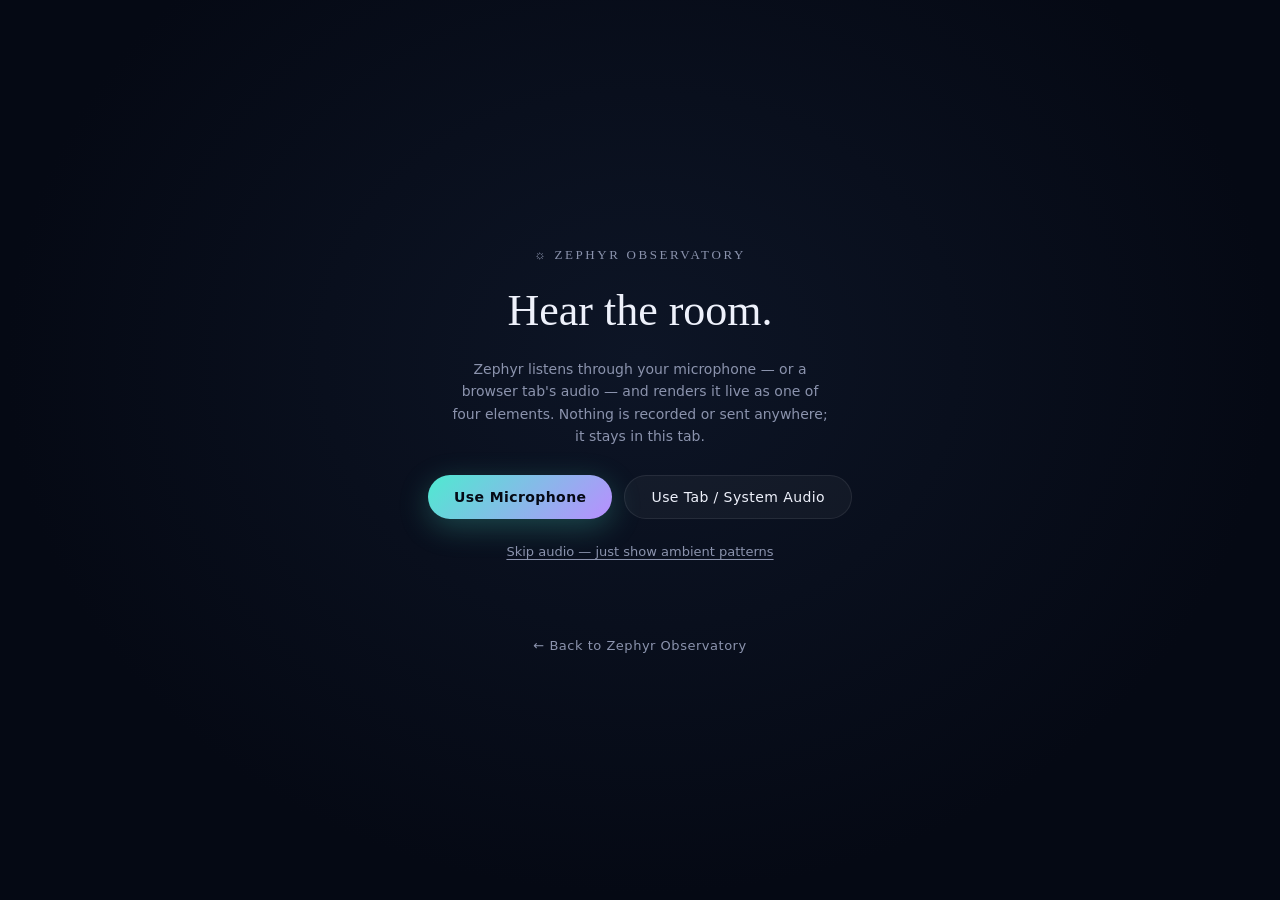
<file: harmony-visualizer.html>
<!DOCTYPE html>
<html lang="en">
<head>
<meta charset="UTF-8">
<meta name="viewport" content="width=device-width,initial-scale=1,viewport-fit=cover">
<title>Live Music Visualizer &amp; Instrument Tuner | Zephyr Observatory</title>
<meta name="description" content="Zephyr's free live harmony visualizer turns your microphone or browser audio into fire, air, water, and earth patterns—plus a chromatic, guitar, bass, ukulele, and violin tuner. Nothing is recorded.">
<link rel="canonical" href="https://www.zephyr.guru/harmony-visualizer.html">
<meta name="robots" content="index,follow,max-image-preview:large">
<meta name="theme-color" content="#050914">
<meta property="og:type" content="website"><meta property="og:site_name" content="Zephyr">
<meta property="og:title" content="Live Music Visualizer &amp; Tuner | Zephyr">
<meta property="og:description" content="Hear the room: live audio rendered as the four elements, with a built-in instrument tuner.">
<meta property="og:url" content="https://www.zephyr.guru/harmony-visualizer.html">
<meta property="og:image" content="https://www.zephyr.guru/zephyr-social-card.png">
<meta name="twitter:card" content="summary_large_image">
<link rel="icon" href="/zephyr-logo.svg" type="image/svg+xml"><link rel="apple-touch-icon" href="/apple-touch-icon.png"><link rel="manifest" href="/site.webmanifest">
<script src="/analytics.js"></script>
<style>
  :root{
    --void: #050914;
    --panel: rgba(12,18,32,0.72);
    --hair: rgba(255,255,255,0.08);
    --ink: #eef1fb;
    --ink-dim: #8b93ad;
    --p-primary: #4EEAD0;
    --p-secondary: #B98EFF;
    --p-tertiary: #F2C879;
    --p-glow: rgba(78,234,208,0.45);
    --p-ambient: rgba(90,110,200,0.10);
    --chinook-field: rgba(42,210,197,0.18);
  }
  *{box-sizing:border-box;}
  html,body{ margin:0; height:100%; overflow:hidden; background: var(--void); color: var(--ink); font-family: 'Segoe UI', system-ui, -apple-system, sans-serif; }
  #ambient{
    position:fixed; inset:0; z-index:0; pointer-events:none;
    background: radial-gradient(ellipse 78% 70% at 50% 58%, var(--chinook-field), transparent 68%), linear-gradient(to top, var(--sky-color, rgba(5,9,20,0)) 0%, rgba(5,9,20,0) 60%), radial-gradient(ellipse 70% 55% at 50% 62%, var(--p-ambient), transparent 70%);
    transition: background 1.4s ease;
  }
  #stars{ position:fixed; inset:0; z-index:0; opacity:0.5; pointer-events:none; }
  #stage{ position:fixed; inset:0; z-index:1; }
  canvas#viz{ width:100%; height:100%; display:block; touch-action:none; }

  #ident{
    position:fixed; top:0; left:0; right:0; z-index:5;
    display:flex; align-items:center; gap:10px; padding: 16px 20px 0 20px;
    pointer-events:none; font-family: Georgia, 'Iowan Old Style', serif;
    letter-spacing: 0.14em; font-size: 12px; color: var(--ink-dim); text-transform: uppercase;
  }
  #ident .sun{ color: var(--p-tertiary); font-size:14px; transition: color 0.6s ease; }
  #ident b{ color: var(--ink); font-weight:600; }
  #ident .ident-home{ pointer-events:auto; color:inherit; text-decoration:none; display:inline-flex; align-items:center; gap:10px; }
  #ident .ident-home:hover{ color: var(--ink); }
  .overlay-home{ display:inline-block; margin-top:18px; color: var(--ink-dim); font-size:13px; text-decoration:none; letter-spacing:.04em; }
  .overlay-home:hover{ color: var(--ink); }

  #dockWrap{
    position:fixed; left:50%; bottom:20px; transform:translateX(-50%);
    z-index:10; display:flex; flex-direction:column; gap:8px; align-items:center;
    transition: opacity 0.4s ease, transform 0.4s ease; max-width: 96vw;
  }
  #dockWrap.hidden{ opacity:0; transform:translateX(-50%) translateY(14px); pointer-events:none; }

  .dock{
    display:flex; align-items:center; gap:4px;
    background: var(--panel); border: 1px solid var(--hair);
    backdrop-filter: blur(18px) saturate(140%); -webkit-backdrop-filter: blur(18px) saturate(140%);
    border-radius: 999px; padding: 7px; box-shadow: 0 12px 40px rgba(0,0,0,0.5), inset 0 1px 0 rgba(255,255,255,0.04);
    max-width: 100%; overflow-x:auto; -ms-overflow-style:none; scrollbar-width:none;
  }
  .dock::-webkit-scrollbar{ display:none; }

  .dock-btn{
    appearance:none; border:none; background:transparent; color: var(--ink-dim);
    font-size: 12px; letter-spacing:0.02em; padding: 8px 13px; border-radius: 999px;
    cursor:pointer; display:flex; align-items:center; gap:6px; transition: background 0.2s ease, color 0.2s ease;
    white-space:nowrap;
  }
  .dock-btn:hover{ color: var(--ink); background: rgba(255,255,255,0.06); }
  .dock-btn.active{ color: var(--void); background: linear-gradient(135deg, var(--p-primary), var(--p-secondary)); font-weight:600; }
  .dock-btn svg{ width:14px; height:14px; display:block; }
  .dock-btn.active svg{ filter: none; }
  .dock-sep{ width:1px; height:20px; background: var(--hair); margin: 0 2px; flex-shrink:0; }

  .style-picker{ position:relative; flex-shrink:0; }
  .style-toggle{ min-width:118px; justify-content:space-between; }
  .style-toggle .chev{ width:9px; height:6px; opacity:0.6; transition: transform 0.2s ease; }
  .style-toggle.open .chev{ transform: rotate(180deg); }
  .style-menu{
    position:fixed; transform:translateX(-50%);
    background: rgba(10,15,28,0.96); border: 1px solid var(--hair); border-radius: 14px;
    backdrop-filter: blur(18px) saturate(140%); -webkit-backdrop-filter: blur(18px) saturate(140%);
    padding: 8px; min-width: 168px; box-shadow: 0 16px 44px rgba(0,0,0,0.55);
    display:none; flex-direction:column; gap:1px; max-height: 60vh; overflow-y:auto;
    z-index: 100;
  }
  .style-menu.open{ display:flex; }
  .style-group-label{ font-size:10px; letter-spacing:0.14em; text-transform:uppercase; color: var(--ink-dim); padding: 8px 10px 4px; }
  .style-menu button{
    appearance:none; border:none; background:transparent; color: var(--ink-dim); text-align:left;
    font-size:13px; padding: 9px 10px; border-radius: 9px; cursor:pointer; font-family:inherit;
  }
  .style-menu button:hover{ background: rgba(255,255,255,0.06); color: var(--ink); }
  .style-menu button.active{ color: var(--void); background: linear-gradient(135deg, var(--p-primary), var(--p-secondary)); font-weight:600; }

  #sensWrap{ display:flex; align-items:center; gap:8px; padding: 0 10px 0 6px; flex-shrink:0; }
  #sens{ -webkit-appearance:none; width:70px; height:3px; border-radius:3px; background: linear-gradient(90deg, var(--p-primary), var(--p-secondary)); outline:none; }
  #sens::-webkit-slider-thumb{ -webkit-appearance:none; width:13px; height:13px; border-radius:50%; background: var(--ink); cursor:pointer; box-shadow: 0 0 8px rgba(255,255,255,0.4); }
  #sens::-moz-range-thumb{ width:13px; height:13px; border-radius:50%; background: var(--ink); border:none; cursor:pointer; }

  #startOverlay{
    position:fixed; inset:0; z-index:50; display:flex; align-items:center; justify-content:center;
    background: radial-gradient(ellipse at 50% 40%, #0d1526 0%, var(--void) 70%);
    flex-direction:column; gap:22px; text-align:center; padding: 20px;
  }
  #startOverlay .mark{ font-family: Georgia, serif; letter-spacing:0.2em; text-transform:uppercase; font-size:13px; color: var(--ink-dim); }
  #startOverlay h1{ margin:0; font-family: Georgia, 'Iowan Old Style', serif; font-weight:400; font-size: clamp(28px, 5vw, 44px); color: var(--ink); }
  #startOverlay p{ margin:0; color: var(--ink-dim); font-size:14px; max-width:380px; line-height:1.6; }
  .startBtns{ display:flex; gap:12px; flex-wrap:wrap; justify-content:center; margin-top:6px; }
  .bigBtn{ appearance:none; cursor:pointer; border-radius: 999px; padding: 13px 26px; font-size:14px; letter-spacing:0.03em; font-family:inherit; border: 1px solid var(--hair); }
  .bigBtn.primary{ background: linear-gradient(135deg, #4EEAD0, #B98EFF); color: var(--void); font-weight:600; border:none; box-shadow: 0 8px 30px rgba(78,234,208,0.25); }
  .bigBtn.secondary{ background: rgba(255,255,255,0.04); color: var(--ink); }
  .bigBtn:active{ transform: scale(0.97); }
  #startErr{ color: #FF7A5C; font-size:13px; min-height:16px; }
  .textBtn{
    appearance:none; background:transparent; border:none; color: var(--ink-dim);
    font-size:13px; text-decoration:underline; text-underline-offset:3px; cursor:pointer;
    font-family:inherit; margin-top:2px;
  }
  .textBtn:hover{ color: var(--ink); }
  #ambientBadge{
    position:fixed; top:16px; right:20px; z-index:6;
    background: rgba(12,18,32,0.78); border:1px solid var(--hair); border-radius:999px;
    padding:7px 14px; font-size:11px; letter-spacing:0.04em; color: var(--ink-dim);
    backdrop-filter: blur(12px); -webkit-backdrop-filter: blur(12px);
    opacity:0; transform:translateY(-6px); pointer-events:none; transition: opacity 0.4s ease, transform 0.4s ease;
  }
  #ambientBadge.show{ opacity:1; transform:translateY(0); }

  #tunerPanel{
    position:fixed; top:50%; left:50%; transform:translate(-50%,-50%) scale(0.96);
    z-index:40; width:min(420px, 90vw);
    background: rgba(10,15,28,0.94); border:1px solid var(--hair); border-radius:20px;
    backdrop-filter: blur(24px) saturate(140%); -webkit-backdrop-filter: blur(24px) saturate(140%);
    box-shadow: 0 24px 70px rgba(0,0,0,0.6);
    padding: 22px 24px 20px; display:none; flex-direction:column; align-items:center; gap:10px;
    opacity:0; transition: opacity 0.25s ease, transform 0.25s ease;
  }
  #tunerPanel.show{ display:flex; opacity:1; transform:translate(-50%,-50%) scale(1); }
  .tuner-inst-row{ display:flex; gap:4px; flex-wrap:wrap; justify-content:center; margin-bottom:6px; }
  .tuner-inst{
    appearance:none; border:1px solid var(--hair); background:rgba(255,255,255,0.04); color:var(--ink-dim);
    font-size:11px; padding:6px 11px; border-radius:999px; cursor:pointer; font-family:inherit;
  }
  .tuner-inst.active{ background: linear-gradient(135deg, var(--p-primary), var(--p-secondary)); color:var(--void); font-weight:600; border-color:transparent; }
  .tuner-note{ font-family: Georgia, serif; font-size:64px; color: var(--ink); line-height:1; margin-top:4px; }
  .tuner-hz{ font-size:13px; color: var(--ink-dim); min-height:16px; }
  .tuner-meter{ width:100%; margin-top:6px; }
  .tuner-meter-track{ position:relative; height:10px; border-radius:6px; background: rgba(255,255,255,0.07); overflow:visible; }
  .tuner-meter-center{ position:absolute; left:50%; top:-3px; bottom:-3px; width:2px; background: var(--p-primary); opacity:0.5; transform:translateX(-1px); }
  .tuner-meter-needle{
    position:absolute; top:-4px; bottom:-4px; width:4px; border-radius:3px;
    background: var(--ink); left:50%; transform:translateX(-2px);
    transition: left 0.08s linear, background 0.15s ease;
  }
  .tuner-meter-labels{ display:flex; justify-content:space-between; font-size:10px; color:var(--ink-dim); margin-top:6px; }
  .tuner-strings{ display:flex; gap:6px; flex-wrap:wrap; justify-content:center; margin-top:8px; min-height:26px; }
  .tuner-string{ font-size:12px; padding:4px 10px; border-radius:8px; background:rgba(255,255,255,0.05); color:var(--ink-dim); border:1px solid transparent; }
  .tuner-string.nearest{ color:var(--ink); border-color: var(--p-primary); background: rgba(255,255,255,0.09); }
  .tuner-close{
    appearance:none; border:none; background:transparent; color:var(--ink-dim); font-size:12px;
    text-decoration:underline; text-underline-offset:3px; cursor:pointer; font-family:inherit; margin-top:8px;
  }
  .tuner-close:hover{ color:var(--ink); }

  @media (max-width:640px){ #ident{ font-size:10px; letter-spacing:0.1em; } #dockWrap{ bottom:14px; } }
  @media (prefers-reduced-motion: reduce){ #dockWrap, #dockWrap.hidden{ transition:none; } }
</style>
</head>
<body>

<div id="ambient"></div>
<canvas id="stars"></canvas>
<div id="stage"><canvas id="viz"></canvas></div>

<div id="ident"><a class="ident-home" href="/" title="Back to Zephyr"><span class="sun">☼</span> ZEPHYR</a> <b>— Harmony Visualizer</b></div>
<div id="ambientBadge">Ambient patterns — no audio detected</div>

<div id="tunerPanel">
  <div class="tuner-inst-row">
    <button class="tuner-inst active" data-inst="chromatic">Chromatic</button>
    <button class="tuner-inst" data-inst="guitar">Guitar</button>
    <button class="tuner-inst" data-inst="bass">Bass</button>
    <button class="tuner-inst" data-inst="ukulele">Ukulele</button>
    <button class="tuner-inst" data-inst="violin">Violin</button>
  </div>
  <div class="tuner-note" id="tunerNote">—</div>
  <div class="tuner-hz" id="tunerHz">Play a note…</div>
  <div class="tuner-meter">
    <div class="tuner-meter-track">
      <div class="tuner-meter-center"></div>
      <div class="tuner-meter-needle" id="tunerNeedle"></div>
    </div>
    <div class="tuner-meter-labels"><span>−50¢</span><span>in tune</span><span>+50¢</span></div>
  </div>
  <div class="tuner-strings" id="tunerStrings"></div>
  <button class="tuner-close" id="tunerClose">Close</button>
</div>

<div id="startOverlay">
  <div class="mark"><a href="/" style="color:inherit;text-decoration:none">☼ Zephyr Observatory</a></div>
  <h1>Hear the room.</h1>
  <p>Zephyr listens through your microphone — or a browser tab's audio — and renders it live as one of four elements. Nothing is recorded or sent anywhere; it stays in this tab.</p>
  <div class="startBtns">
    <button class="bigBtn primary" id="useMic">Use Microphone</button>
    <button class="bigBtn secondary" id="useTab">Use Tab / System Audio</button>
  </div>
  <button class="textBtn" id="useAmbient">Skip audio — just show ambient patterns</button>
  <div id="startErr"></div>
  <a class="overlay-home" href="/">← Back to Zephyr Observatory</a>
</div>

<div id="dockWrap" class="hidden">
  <div class="dock" id="elementDock">
    <button class="dock-btn" data-element="aurora"><svg viewBox="0 0 16 16"><circle cx="8" cy="8" r="6" fill="none" stroke="currentColor" stroke-width="1.4"/><circle cx="8" cy="8" r="2" fill="currentColor"/></svg><span>Aurora</span></button>
    <button class="dock-btn" data-element="fire"><svg viewBox="0 0 16 16"><polygon points="8,2 14,13 2,13" fill="currentColor"/></svg><span>Fire</span></button>
    <button class="dock-btn" data-element="air"><svg viewBox="0 0 16 16"><polygon points="8,2 14,13 2,13" fill="none" stroke="currentColor" stroke-width="1.3"/><line x1="4.3" y1="9.3" x2="11.7" y2="9.3" stroke="currentColor" stroke-width="1.3"/></svg><span>Air</span></button>
    <button class="dock-btn" data-element="water"><svg viewBox="0 0 16 16"><polygon points="8,14 2,3 14,3" fill="currentColor"/></svg><span>Water</span></button>
    <button class="dock-btn" data-element="earth"><svg viewBox="0 0 16 16"><polygon points="8,14 2,3 14,3" fill="none" stroke="currentColor" stroke-width="1.3"/><line x1="4.3" y1="6.7" x2="11.7" y2="6.7" stroke="currentColor" stroke-width="1.3"/></svg><span>Earth</span></button>
  </div>
  <div class="dock" id="mainDock">
    <div class="style-picker" id="stylePicker">
      <button class="dock-btn style-toggle" id="styleToggle" type="button" aria-haspopup="true" aria-expanded="false">
        <span id="styleLabel">Bars</span>
        <svg class="chev" viewBox="0 0 10 6" aria-hidden="true"><polyline points="1,1 5,5 9,1" fill="none" stroke="currentColor" stroke-width="1.4"/></svg>
      </button>
      <div class="style-menu" id="styleMenu" role="menu">
        <div class="style-group-label">Classic</div>
        <button data-mode="bars" role="menuitem">Bars</button>
        <button data-mode="vbarmirror" role="menuitem">VBar Mirror</button>
        <button data-mode="hbarmirror" role="menuitem">HBar Mirror</button>
        <button data-mode="radial" role="menuitem">Radial</button>
        <button data-mode="scope" role="menuitem">Scope</button>
        <button data-mode="vu" role="menuitem">VU Meter</button>
        <button data-mode="chinook" role="menuitem">Chinook Aft Panel</button>
        <div class="style-group-label">Psychedelic</div>
        <button data-mode="kaleidoscope" role="menuitem">Kaleidoscope</button>
        <button data-mode="tunnel" role="menuitem">Tunnel</button>
        <button data-mode="plasma" role="menuitem">Plasma</button>
        <button data-mode="spectro" role="menuitem">3D Grid</button>
        <button data-mode="wireframe" role="menuitem">Wireframe Peaks</button>
        <button data-mode="starfield" role="menuitem">Starfield Warp</button>
        <button data-mode="astra" role="menuitem">Astra Bloom</button>
        <button data-mode="fractal" role="menuitem">Fractal</button>
        <button data-mode="lavalamp" role="menuitem">Lava Lamp</button>
        <div class="style-group-label">Elemental</div>
        <button data-mode="embers" role="menuitem">Embers</button>
        <button data-mode="terrain" role="menuitem">Terrain</button>
        <button data-mode="streams" role="menuitem">Streamlines</button>
        <button data-mode="liquid" role="menuitem">Liquid</button>
        <button data-mode="kelp" role="menuitem">Kelp Forest</button>
      </div>
    </div>
    <div class="dock-sep"></div>
    <div id="sensWrap">
      <span style="font-size:11px;color:var(--ink-dim)">Gain</span>
      <input type="range" id="sens" min="0.4" max="3" step="0.05" value="1.2">
    </div>
    <div class="dock-sep"></div>
    <div class="dock-sep"></div>
    <button class="dock-btn" id="skyBtn" title="Tint the sky to match sunrise/sunset/night where you are">My Sky</button>
    <button class="dock-btn" id="tunerBtn">Tuner</button>
    <button class="dock-btn" id="fsBtn">Fullscreen</button>
  </div>
</div>

<script>
(function(){
  "use strict";

  // ---------------- Palettes ----------------
  var PALETTES = {
    aurora: { primary:'#4EEAD0', secondary:'#B98EFF', tertiary:'#F2C879', shadow:'#1c2a3d', glow:'rgba(78,234,208,0.45)', ambient:'rgba(90,110,200,0.10)' },
    fire:   { primary:'#FF6A3D', secondary:'#FFB347', tertiary:'#FFE9A8', shadow:'#3d0f06', glow:'rgba(255,106,61,0.55)', ambient:'rgba(255,90,50,0.16)' },
    earth:  { primary:'#7FA65C', secondary:'#C08552', tertiary:'#E8DCC4', shadow:'#241a12', glow:'rgba(140,168,110,0.4)', ambient:'rgba(120,140,90,0.14)' },
    air:    { primary:'#CFE8FF', secondary:'#8FB6DE', tertiary:'#FFFFFF', shadow:'#0d1b2b', glow:'rgba(207,232,255,0.4)', ambient:'rgba(180,210,255,0.12)' },
    water:  { primary:'#2E8FA3', secondary:'#7BD3E0', tertiary:'#D9F6F2', shadow:'#04222c', glow:'rgba(46,143,163,0.5)', ambient:'rgba(40,140,170,0.16)' }
  };
  var ELEMENT_MODE = { aurora:'bars', fire:'embers', earth:'terrain', air:'streams', water:'liquid' };
  var currentPalette = PALETTES.aurora;

  function hexToRgb(hex){
    hex = hex.replace('#','');
    if (hex.length===3){ hex = hex.split('').map(function(c){return c+c;}).join(''); }
    var num = parseInt(hex,16);
    return { r:(num>>16)&255, g:(num>>8)&255, b:num&255 };
  }
  function lerpColor(hexA,hexB,t){
    var a=hexToRgb(hexA), b=hexToRgb(hexB);
    return 'rgb(' + Math.round(lerp(a.r,b.r,t)) + ',' + Math.round(lerp(a.g,b.g,t)) + ',' + Math.round(lerp(a.b,b.b,t)) + ')';
  }
  function hexToRgba(hex, alpha){
    var c = hexToRgb(hex);
    return 'rgba(' + c.r + ',' + c.g + ',' + c.b + ',' + alpha + ')';
  }

  function applyPaletteToCSS(p){
    var root = document.documentElement.style;
    root.setProperty('--p-primary', p.primary);
    root.setProperty('--p-secondary', p.secondary);
    root.setProperty('--p-tertiary', p.tertiary);
    root.setProperty('--p-glow', p.glow);
    root.setProperty('--p-ambient', p.ambient);
  }

  // ---------------- Starfield backdrop ----------------
  var starCanvas = document.getElementById('stars');
  var sctx = starCanvas.getContext('2d');
  var stars = [];
  function resizeStars(){
    starCanvas.width = window.innerWidth * devicePixelRatio;
    starCanvas.height = window.innerHeight * devicePixelRatio;
    starCanvas.style.width = window.innerWidth + 'px';
    starCanvas.style.height = window.innerHeight + 'px';
    var n = Math.floor((window.innerWidth * window.innerHeight) / 9000);
    stars = [];
    for (var i=0;i<n;i++){
      stars.push({ x: Math.random()*starCanvas.width, y: Math.random()*starCanvas.height, r: Math.random()*1.4*devicePixelRatio + 0.2, p: Math.random()*Math.PI*2, s: 0.3 + Math.random()*0.9 });
    }
  }
  var starOpacityMul = 1, starColor = '#eaf2ff';
  function drawStars(t){
    sctx.clearRect(0,0,starCanvas.width, starCanvas.height);
    for (var i=0;i<stars.length;i++){
      var st = stars[i];
      var tw = 0.5 + 0.5*Math.sin(t*0.0006*st.s + st.p);
      sctx.globalAlpha = (0.15 + tw*0.55) * starOpacityMul;
      sctx.fillStyle = starColor;
      sctx.beginPath();
      sctx.arc(st.x, st.y, st.r, 0, Math.PI*2);
      sctx.fill();
    }
    sctx.globalAlpha = 1;
  }

  // ---------------- Main viz canvas ----------------
  var canvas = document.getElementById('viz');
  var ctx = canvas.getContext('2d');
  function resizeMain(){
    canvas.width = window.innerWidth * devicePixelRatio;
    canvas.height = window.innerHeight * devicePixelRatio;
    canvas.style.width = window.innerWidth + 'px';
    canvas.style.height = window.innerHeight + 'px';
  }
  function resizeAll(){ resizeStars(); resizeMain(); }
  window.addEventListener('resize', resizeAll);
  resizeAll();

  // ---------------- Audio graph ----------------
  var FREQ_BIN_COUNT = 1024, TIME_LEN = 2048;
  var audioCtx = null, analyser = null, gainNode = null;
  var freqData = new Uint8Array(FREQ_BIN_COUNT), timeData = new Uint8Array(TIME_LEN);
  var started = false;
  var usingAmbientFallback = false, silenceFrames = 0;
  var SILENCE_EPS = 3, SILENCE_FRAMES_TRIGGER = 210, RECOVERY_FRAMES = 20, recoveryFrames = 0;

  // Procedural stand-in signal used when there's no real audio (explicit ambient start,
  // or a granted source — like a DRM-protected Spotify tab — that comes through silent).
  function fillSyntheticFreq(arr, tMs){
    var n = arr.length;
    var beat = 0.5 + 0.5*Math.sin(tMs*0.0022);
    var beat2 = 0.5 + 0.5*Math.sin(tMs*0.0007 + 1.3);
    for (var i=0;i<n;i++){
      var f = i/n;
      var v = Math.max(0, Math.sin(f*Math.PI*3 + tMs*0.0009)) * 0.5;
      v += Math.max(0, Math.sin(f*Math.PI*7 - tMs*0.0006 + 2)) * 0.3;
      v *= (0.35 + beat*0.65);
      v += Math.exp(-f*8) * (0.4 + beat2*0.5);
      arr[i] = Math.min(255, Math.floor(Math.min(1,v)*255));
    }
  }
  function fillSyntheticTime(arr, tMs){
    var n = arr.length;
    var beat = 0.5 + 0.5*Math.sin(tMs*0.0022);
    for (var j=0;j<n;j++){
      var ph = (j/n)*Math.PI*2;
      var s = Math.sin(ph*3 + tMs*0.004)*0.4 + Math.sin(ph*7 - tMs*0.0025)*0.2;
      s *= (0.4 + beat*0.5);
      arr[j] = Math.max(0, Math.min(255, Math.floor(128 + s*100)));
    }
  }
  function pullAudioFrame(tMs){
    if (!analyser){ fillSyntheticFreq(freqData, tMs); return; }
    analyser.getByteFrequencyData(freqData);
    var sum=0; for (var i=0;i<freqData.length;i+=8) sum += freqData[i];
    var avg = sum/(freqData.length/8);
    if (avg < SILENCE_EPS){
      silenceFrames++; recoveryFrames = 0;
      if (silenceFrames > SILENCE_FRAMES_TRIGGER) setAmbientFallback(true);
    } else {
      silenceFrames = 0;
      recoveryFrames++;
      if (recoveryFrames > RECOVERY_FRAMES) setAmbientFallback(false);
    }
    if (usingAmbientFallback) fillSyntheticFreq(freqData, tMs);
  }
  function pullTimeFrame(tMs){
    if (!analyser || usingAmbientFallback){ fillSyntheticTime(timeData, tMs); return; }
    analyser.getByteTimeDomainData(timeData);
  }
  var ambientBadge = document.getElementById('ambientBadge');
  function setAmbientFallback(on){
    if (on === usingAmbientFallback) return;
    usingAmbientFallback = on;
    if (!ambientBadge) return;
    ambientBadge.classList.toggle('show', on && !!analyser);
  }

  function initAudio(stream){
    audioCtx = new (window.AudioContext || window.webkitAudioContext)();
    var src = audioCtx.createMediaStreamSource(stream);
    gainNode = audioCtx.createGain();
    gainNode.gain.value = parseFloat(document.getElementById('sens').value);
    analyser = audioCtx.createAnalyser();
    analyser.fftSize = TIME_LEN;
    analyser.smoothingTimeConstant = 0.82;
    src.connect(gainNode);
    gainNode.connect(analyser);
    startVisualizer();
  }
  function startVisualizer(){
    started = true;
    document.getElementById('startOverlay').style.display = 'none';
    document.getElementById('dockWrap').classList.remove('hidden');
    // Deep link: /harmony-visualizer.html#tuner opens the tuner once audio starts.
    if (location.hash === '#tuner' && !usingAmbientFallback){ var tb=document.getElementById('tunerBtn'); if (tb && !tunerOpen) tb.click(); }
    requestAnimationFrame(loop);
  }
  function showErr(msg){ document.getElementById('startErr').textContent = msg; }

  document.getElementById('useMic').addEventListener('click', function(){
    showErr('');
    navigator.mediaDevices.getUserMedia({ audio: { echoCancellation:false, noiseSuppression:false, autoGainControl:false }, video:false })
      .then(initAudio)
      .catch(function(e){ showErr('Mic access denied or unavailable (' + e.name + ').'); });
  });
  document.getElementById('useTab').addEventListener('click', function(){
    showErr('');
    if (!navigator.mediaDevices.getDisplayMedia){ showErr('This browser does not support tab-audio capture — try Microphone.'); return; }
    navigator.mediaDevices.getDisplayMedia({ video:true, audio:true })
      .then(function(stream){
        var hasAudio = stream.getAudioTracks().length > 0;
        stream.getVideoTracks().forEach(function(t){ t.stop(); });
        if (!hasAudio){ showErr('No audio track was shared — when prompted, tick "Share tab audio".'); return; }
        initAudio(stream);
      })
      .catch(function(){ showErr('Screen/tab share was cancelled or blocked.'); });
  });
  document.getElementById('useAmbient').addEventListener('click', function(){
    analyser = null;
    usingAmbientFallback = true;
    startVisualizer();
  });
  document.getElementById('sens').addEventListener('input', function(e){ if (gainNode) gainNode.gain.value = parseFloat(e.target.value); });

  // ---------------- Element + style state ----------------
  var MODE_LABELS = {
    bars:'Bars', vbarmirror:'VBar Mirror', hbarmirror:'HBar Mirror', radial:'Radial', scope:'Scope', vu:'VU Meter', chinook:'Chinook Aft Panel',
    kaleidoscope:'Kaleidoscope', tunnel:'Tunnel', plasma:'Plasma', spectro:'3D Grid', wireframe:'Wireframe Peaks', starfield:'Starfield Warp', astra:'Astra Bloom', fractal:'Fractal', lavalamp:'Lava Lamp',
    embers:'Embers', terrain:'Terrain', streams:'Streamlines', liquid:'Liquid', kelp:'Kelp Forest'
  };
  var state = { element: 'aurora', mode: 'bars' };
  var elementBtns = document.querySelectorAll('#elementDock [data-element]');
  var styleMenuBtns = document.querySelectorAll('#styleMenu [data-mode]');
  var styleToggle = document.getElementById('styleToggle');
  var styleLabel = document.getElementById('styleLabel');
  var styleMenu = document.getElementById('styleMenu');

  function syncButtons(){
    elementBtns.forEach(function(b){
      var originalChinook = state.mode === 'chinook' && chinookTheme === 'original';
      b.classList.toggle('active', !originalChinook && b.dataset.element === state.element);
    });
    styleMenuBtns.forEach(function(b){ b.classList.toggle('active', b.dataset.mode === state.mode); });
    styleLabel.textContent = MODE_LABELS[state.mode] || state.mode;
  }
  function setMode(m){
    if (m === 'chinook' && state.mode !== 'chinook' && !chinookHasBeenShown){
      chinookTheme = 'original';
      chinookThemeSelected = false;
      applyChinookEnvironment('original');
      chinookHasBeenShown = true;
    }
    state.mode = m;
    if (m === 'astra') applyAstraEnvironment(state.element);
    syncButtons();
  }
  function setElement(el){
    state.element = el;
    currentPalette = PALETTES[el];
    applyPaletteToCSS(currentPalette);
    if (state.mode === 'chinook'){
      chinookTheme = el;
      chinookThemeSelected = true;
      applyChinookEnvironment(el);
      syncButtons();
      return;
    }
    if (state.mode === 'astra'){
      applyAstraEnvironment(el);
      syncButtons();
      return;
    }
    setMode(ELEMENT_MODE[el]);
  }
  elementBtns.forEach(function(btn){ btn.addEventListener('click', function(){ setElement(btn.dataset.element); }); });
  styleMenuBtns.forEach(function(btn){ btn.addEventListener('click', function(){ setMode(btn.dataset.mode); closeStyleMenu(); }); });

  document.body.appendChild(styleMenu);
  function positionStyleMenu(){
    var rect = styleToggle.getBoundingClientRect();
    styleMenu.style.left = (rect.left + rect.width/2) + 'px';
    styleMenu.style.bottom = (window.innerHeight - rect.top + 10) + 'px';
  }
  function openStyleMenu(){ positionStyleMenu(); styleMenu.classList.add('open'); styleToggle.classList.add('open'); styleToggle.setAttribute('aria-expanded','true'); }
  function closeStyleMenu(){ styleMenu.classList.remove('open'); styleToggle.classList.remove('open'); styleToggle.setAttribute('aria-expanded','false'); }
  styleToggle.addEventListener('click', function(e){
    e.stopPropagation();
    if (styleMenu.classList.contains('open')) closeStyleMenu(); else openStyleMenu();
  });
  document.addEventListener('click', function(e){
    if (!document.getElementById('stylePicker').contains(e.target) && !styleMenu.contains(e.target)) closeStyleMenu();
  });
  window.addEventListener('resize', function(){ if (styleMenu.classList.contains('open')) positionStyleMenu(); });
  document.addEventListener('keydown', function(e){ if (e.key === 'Escape') closeStyleMenu(); });

  // default active state
  currentPalette = PALETTES.aurora; applyPaletteToCSS(currentPalette); syncButtons();

  // ---------------- My Sky: local solar position ----------------
  function solarElevation(date, lat, lon){
    var start = new Date(date.getFullYear(), 0, 0);
    var dayOfYear = Math.floor((date - start) / 86400000);
    var fracYear = (2*Math.PI/365) * (dayOfYear - 1 + (date.getHours()-12)/24);
    var eqTime = 229.18 * (0.000075 + 0.001868*Math.cos(fracYear) - 0.032077*Math.sin(fracYear) - 0.014615*Math.cos(2*fracYear) - 0.040849*Math.sin(2*fracYear));
    var decl = 0.006918 - 0.399912*Math.cos(fracYear) + 0.070257*Math.sin(fracYear) - 0.006758*Math.cos(2*fracYear) + 0.000907*Math.sin(2*fracYear) - 0.002697*Math.cos(3*fracYear) + 0.00148*Math.sin(3*fracYear);
    var timezone = -date.getTimezoneOffset()/60;
    var timeOffset = eqTime + 4*lon - 60*timezone;
    var tst = date.getHours()*60 + date.getMinutes() + date.getSeconds()/60 + timeOffset;
    var haDeg = (tst/4) - 180;
    var haRad = haDeg * Math.PI/180;
    var latRad = lat * Math.PI/180;
    var cosZenith = Math.sin(latRad)*Math.sin(decl) + Math.cos(latRad)*Math.cos(decl)*Math.cos(haRad);
    var zenith = Math.acos(Math.max(-1, Math.min(1, cosZenith)));
    return 90 - zenith*180/Math.PI;
  }
  var SKY_STOPS = [
    { el:-18, c:[5,9,20],     a:0.0,  star:1.00 },
    { el:-10, c:[46,32,74],   a:0.32, star:0.88 },
    { el:-4,  c:[110,58,96],  a:0.48, star:0.55 },
    { el:0,   c:[255,140,92], a:0.55, star:0.22 },
    { el:6,   c:[255,205,150],a:0.32, star:0.06 },
    { el:20,  c:[150,190,255],a:0.16, star:0.02 }
  ];
  function skyForElevation(elDeg){
    if (elDeg <= SKY_STOPS[0].el) return SKY_STOPS[0];
    if (elDeg >= SKY_STOPS[SKY_STOPS.length-1].el) return SKY_STOPS[SKY_STOPS.length-1];
    for (var i=0;i<SKY_STOPS.length-1;i++){
      var a=SKY_STOPS[i], b=SKY_STOPS[i+1];
      if (elDeg>=a.el && elDeg<=b.el){
        var f=(elDeg-a.el)/(b.el-a.el);
        return { c:[lerp(a.c[0],b.c[0],f), lerp(a.c[1],b.c[1],f), lerp(a.c[2],b.c[2],f)], a: lerp(a.a,b.a,f), star: lerp(a.star,b.star,f) };
      }
    }
  }
  var skyCoords = null, skyInterval = null;
  var skyBtn = document.getElementById('skyBtn');
  function updateSky(){
    if (!skyCoords) return;
    var sky = skyForElevation(solarElevation(new Date(), skyCoords.lat, skyCoords.lon));
    document.documentElement.style.setProperty('--sky-color', 'rgba(' + Math.round(sky.c[0]) + ',' + Math.round(sky.c[1]) + ',' + Math.round(sky.c[2]) + ',' + sky.a.toFixed(2) + ')');
    starOpacityMul = sky.star;
  }
  skyBtn.addEventListener('click', function(){
    if (skyCoords){
      skyCoords = null; starOpacityMul = 1;
      document.documentElement.style.setProperty('--sky-color', 'rgba(5,9,20,0)');
      skyBtn.classList.remove('active');
      skyBtn.textContent = 'My Sky';
      if (skyInterval){ clearInterval(skyInterval); skyInterval = null; }
      return;
    }
    if (!navigator.geolocation){ skyBtn.textContent = 'Unavailable'; setTimeout(function(){ skyBtn.textContent='My Sky'; }, 2000); return; }
    skyBtn.textContent = 'Locating…';
    navigator.geolocation.getCurrentPosition(function(pos){
      skyCoords = { lat: pos.coords.latitude, lon: pos.coords.longitude };
      skyBtn.classList.add('active');
      skyBtn.textContent = 'My Sky';
      updateSky();
      if (skyInterval) clearInterval(skyInterval);
      skyInterval = setInterval(updateSky, 60000);
    }, function(){
      skyBtn.textContent = 'Denied';
      setTimeout(function(){ skyBtn.textContent = 'My Sky'; }, 2000);
    }, { timeout: 8000 });
  });

  document.getElementById('fsBtn').addEventListener('click', function(){
    if (!document.fullscreenElement){ document.documentElement.requestFullscreen().catch(function(){}); }
    else { document.exitFullscreen(); }
  });

  var dockEl = document.getElementById('dockWrap');
  var hideTimer = null;
  function bumpDock(){
    dockEl.classList.remove('hidden');
    clearTimeout(hideTimer);
    hideTimer = setTimeout(function(){ if (started) dockEl.classList.add('hidden'); }, 4500);
  }
  window.addEventListener('mousemove', bumpDock);
  window.addEventListener('touchstart', bumpDock);
  bumpDock();

  // ---------------- Helpers ----------------
  function lerp(a,b,t){ return a + (b-a)*t; }
  function bandEnergy(startBin, endBin){
    var sum = 0, n = 0;
    for (var i=startBin; i<endBin && i<freqData.length; i++){ sum += freqData[i]; n++; }
    return n ? sum/n : 0;
  }
  function overallEnergy(loBins, hiBins){ return bandEnergy(loBins, hiBins) / 255; }
  function applyAstraEnvironment(el){
    var p=PALETTES[el] || PALETTES.aurora;
    document.documentElement.style.setProperty('--chinook-field',hexToRgba(p.primary,0.20));
    starColor=p.tertiary;
  }

  // ---- fractal value noise (for terrain) ----
  var NOISE_N = 64;
  var noiseLat = (function(){ var arr = new Float32Array(NOISE_N*NOISE_N); for (var i=0;i<arr.length;i++) arr[i] = Math.random(); return arr; })();
  function noiseAt(ix,iy){ ix=((ix%NOISE_N)+NOISE_N)%NOISE_N; iy=((iy%NOISE_N)+NOISE_N)%NOISE_N; return noiseLat[iy*NOISE_N+ix]; }
  function smooth5(t){ return t*t*t*(t*(t*6-15)+10); }
  function valueNoise2D(x,y){
    var xi=Math.floor(x), yi=Math.floor(y), xf=x-xi, yf=y-yi;
    var v00=noiseAt(xi,yi), v10=noiseAt(xi+1,yi), v01=noiseAt(xi,yi+1), v11=noiseAt(xi+1,yi+1);
    var sx=smooth5(xf), sy=smooth5(yf);
    return lerp(lerp(v00,v10,sx), lerp(v01,v11,sx), sy);
  }
  function fbmNoise(x,y){
    var amp=0.55, freq=1, total=0, norm=0;
    for (var o=0;o<4;o++){ total += valueNoise2D(x*freq, y*freq)*amp; norm += amp; amp*=0.52; freq*=2.15; }
    return total/norm;
  }

  // ================= CLASSIC MODES =================
  var barPeaks=null, barPeakVel=null;
  function drawBars(w,h){
    var barCount = 56, binCount = FREQ_BIN_COUNT;
    if (!barPeaks || barPeaks.length !== barCount){ barPeaks=new Array(barCount).fill(0); barPeakVel=new Array(barCount).fill(0); }
    var gap = w*0.006, barW = (w-gap*(barCount-1))/barCount, baseY = h*0.86, maxBarH = h*0.62;
    ctx.save();
    for (var i=0;i<barCount;i++){
      var t0=i/barCount, t1=(i+1)/barCount;
      var b0=Math.floor(Math.pow(t0,2.1)*binCount), b1=Math.max(b0+1, Math.floor(Math.pow(t1,2.1)*binCount));
      var e = bandEnergy(b0,b1)/255;
      var tiltComp = 1 + t0*2.2; // real spectra roll off toward treble; compensate for display so the whole width reads actively, not just the bass end
      e = Math.min(1, e*tiltComp);
      var barH = Math.pow(e,0.85)*maxBarH;
      if (barH>barPeaks[i]){ barPeaks[i]=barH; barPeakVel[i]=0; } else { barPeakVel[i]+=0.35; barPeaks[i]=Math.max(barH, barPeaks[i]-barPeakVel[i]); }
      var x = i*(barW+gap);
      var grad = ctx.createLinearGradient(0, baseY-maxBarH, 0, baseY);
      grad.addColorStop(0, currentPalette.secondary);
      grad.addColorStop(0.55, currentPalette.primary);
      grad.addColorStop(1, currentPalette.shadow);
      ctx.fillStyle = grad;
      ctx.shadowColor = currentPalette.glow;
      ctx.shadowBlur = 14;
      roundRectTop(ctx, x, baseY-barH, barW, barH, Math.min(4, barW/2));
      ctx.fill();
      ctx.shadowBlur = 0;
      ctx.fillStyle = currentPalette.tertiary;
      ctx.fillRect(x, baseY-barPeaks[i]-3, barW, 2*devicePixelRatio);
    }
    ctx.restore();
    ctx.strokeStyle = 'rgba(255,255,255,0.08)'; ctx.lineWidth=1;
    ctx.beginPath(); ctx.moveTo(0, baseY+1); ctx.lineTo(w, baseY+1); ctx.stroke();
  }
  function roundRectTop(ctx,x,y,w,h,r){
    if (h<r) r=h; if (w<r*2) r=w/2;
    ctx.beginPath(); ctx.moveTo(x,y+h); ctx.lineTo(x,y+r); ctx.arcTo(x,y,x+r,y,r);
    ctx.lineTo(x+w-r,y); ctx.arcTo(x+w,y,x+w,y+r,r); ctx.lineTo(x+w,y+h); ctx.closePath();
  }

  var vbarPeakTop=null, vbarPeakBot=null, vbarVelTop=null, vbarVelBot=null;
  function drawVBarMirror(w,h){
    var barCount = 56, binCount = FREQ_BIN_COUNT;
    if (!vbarPeakTop || vbarPeakTop.length !== barCount){
      vbarPeakTop=new Array(barCount).fill(0); vbarVelTop=new Array(barCount).fill(0);
      vbarPeakBot=new Array(barCount).fill(0); vbarVelBot=new Array(barCount).fill(0);
    }
    var gap = w*0.006, barW = (w-gap*(barCount-1))/barCount, centerY = h*0.5, maxHalfH = h*0.42;
    ctx.save();
    for (var i=0;i<barCount;i++){
      var t0=i/barCount, t1=(i+1)/barCount;
      var b0=Math.floor(Math.pow(t0,2.1)*binCount), b1=Math.max(b0+1, Math.floor(Math.pow(t1,2.1)*binCount));
      var e = bandEnergy(b0,b1)/255;
      var tiltComp = 1 + t0*2.2;
      e = Math.min(1, e*tiltComp);
      var halfH = Math.pow(e,0.85)*maxHalfH;
      if (halfH>vbarPeakTop[i]){ vbarPeakTop[i]=halfH; vbarVelTop[i]=0; } else { vbarVelTop[i]+=0.35; vbarPeakTop[i]=Math.max(halfH, vbarPeakTop[i]-vbarVelTop[i]); }
      if (halfH>vbarPeakBot[i]){ vbarPeakBot[i]=halfH; vbarVelBot[i]=0; } else { vbarVelBot[i]+=0.35; vbarPeakBot[i]=Math.max(halfH, vbarPeakBot[i]-vbarVelBot[i]); }
      var x = i*(barW+gap);
      var grad = ctx.createLinearGradient(0, centerY-maxHalfH, 0, centerY+maxHalfH);
      grad.addColorStop(0, currentPalette.secondary);
      grad.addColorStop(0.5, currentPalette.primary);
      grad.addColorStop(1, currentPalette.secondary);
      ctx.fillStyle = grad;
      ctx.shadowColor = currentPalette.glow; ctx.shadowBlur = 14;
      ctx.fillRect(x, centerY-halfH, barW, halfH*2);
      ctx.shadowBlur = 0;
      ctx.fillStyle = currentPalette.tertiary;
      ctx.fillRect(x, centerY-vbarPeakTop[i]-2, barW, 2*devicePixelRatio);
      ctx.fillRect(x, centerY+vbarPeakBot[i], barW, 2*devicePixelRatio);
    }
    ctx.restore();
    ctx.strokeStyle = 'rgba(255,255,255,0.08)'; ctx.lineWidth=1;
    ctx.beginPath(); ctx.moveTo(0, centerY); ctx.lineTo(w, centerY); ctx.stroke();
  }

  var hbarPeakL=null, hbarPeakR=null, hbarVelL=null, hbarVelR=null;
  function drawHBarMirror(w,h){
    var barCount = 40, binCount = FREQ_BIN_COUNT;
    if (!hbarPeakL || hbarPeakL.length !== barCount){
      hbarPeakL=new Array(barCount).fill(0); hbarVelL=new Array(barCount).fill(0);
      hbarPeakR=new Array(barCount).fill(0); hbarVelR=new Array(barCount).fill(0);
    }
    var gap = h*0.008, barH = (h-gap*(barCount-1))/barCount, centerX = w*0.5, maxHalfW = w*0.42;
    ctx.save();
    for (var i=0;i<barCount;i++){
      var t0=i/barCount, t1=(i+1)/barCount;
      var b0=Math.floor(Math.pow(t0,2.1)*binCount), b1=Math.max(b0+1, Math.floor(Math.pow(t1,2.1)*binCount));
      var e = bandEnergy(b0,b1)/255;
      var tiltComp = 1 + t0*2.2;
      e = Math.min(1, e*tiltComp);
      var halfW = Math.pow(e,0.85)*maxHalfW;
      if (halfW>hbarPeakL[i]){ hbarPeakL[i]=halfW; hbarVelL[i]=0; } else { hbarVelL[i]+=0.35*(maxHalfW/h); hbarPeakL[i]=Math.max(halfW, hbarPeakL[i]-hbarVelL[i]); }
      if (halfW>hbarPeakR[i]){ hbarPeakR[i]=halfW; hbarVelR[i]=0; } else { hbarVelR[i]+=0.35*(maxHalfW/h); hbarPeakR[i]=Math.max(halfW, hbarPeakR[i]-hbarVelR[i]); }
      var y = i*(barH+gap);
      var grad = ctx.createLinearGradient(centerX-maxHalfW, 0, centerX+maxHalfW, 0);
      grad.addColorStop(0, currentPalette.secondary);
      grad.addColorStop(0.5, currentPalette.primary);
      grad.addColorStop(1, currentPalette.secondary);
      ctx.fillStyle = grad;
      ctx.shadowColor = currentPalette.glow; ctx.shadowBlur = 14;
      ctx.fillRect(centerX-halfW, y, halfW*2, barH);
      ctx.shadowBlur = 0;
      ctx.fillStyle = currentPalette.tertiary;
      ctx.fillRect(centerX-hbarPeakL[i]-2, y, 2*devicePixelRatio, barH);
      ctx.fillRect(centerX+hbarPeakR[i], y, 2*devicePixelRatio, barH);
    }
    ctx.restore();
    ctx.strokeStyle = 'rgba(255,255,255,0.08)'; ctx.lineWidth=1;
    ctx.beginPath(); ctx.moveTo(centerX, 0); ctx.lineTo(centerX, h); ctx.stroke();
  }

  var radialSmoothed=null;
  function drawRadial(w,h,t){
    var cx=w/2, cy=h/2, baseR=Math.min(w,h)*0.14, maxLen=Math.min(w,h)*0.30, spokes=90, binCount=FREQ_BIN_COUNT;
    if (!radialSmoothed || radialSmoothed.length!==spokes) radialSmoothed=new Array(spokes).fill(0);
    ctx.save(); ctx.translate(cx,cy);
    ctx.strokeStyle='rgba(255,255,255,0.06)'; ctx.lineWidth=1;
    for (var k=0;k<36;k++){ var a=(k/36)*Math.PI*2, r0=baseR*0.86, r1=baseR*0.98;
      ctx.beginPath(); ctx.moveTo(Math.cos(a)*r0, Math.sin(a)*r0); ctx.lineTo(Math.cos(a)*r1, Math.sin(a)*r1); ctx.stroke(); }
    ctx.restore();
    ctx.save(); ctx.translate(cx,cy); ctx.rotate(t*0.00006);
    for (var i=0;i<spokes;i++){
      var t0=i/spokes, t1=(i+1)/spokes;
      var b0=Math.floor(Math.pow(t0,2.0)*binCount), b1=Math.max(b0+1, Math.floor(Math.pow(t1,2.0)*binCount));
      var e=bandEnergy(b0,b1)/255, target=Math.pow(e,0.9)*maxLen;
      radialSmoothed[i]=lerp(radialSmoothed[i], target, 0.35);
      var len=radialSmoothed[i], ang=(i/spokes)*Math.PI*2;
      var x0=Math.cos(ang)*baseR, y0=Math.sin(ang)*baseR, x1=Math.cos(ang)*(baseR+len), y1=Math.sin(ang)*(baseR+len);
      ctx.strokeStyle = lerpColor(currentPalette.primary, currentPalette.secondary, i/spokes);
      ctx.lineWidth = Math.max(1.4, (Math.PI*2*(baseR+len)/spokes)*0.55);
      ctx.lineCap='round'; ctx.shadowColor=currentPalette.glow; ctx.shadowBlur=10;
      ctx.beginPath(); ctx.moveTo(x0,y0); ctx.lineTo(x1,y1); ctx.stroke();
    }
    ctx.restore();
    ctx.save(); ctx.translate(cx,cy);
    var pulse=1+0.04*Math.sin(t*0.004), hubR=baseR*0.62*pulse;
    var g=ctx.createRadialGradient(0,0,0,0,0,hubR);
    g.addColorStop(0, '#fff6df'); g.addColorStop(0.4, currentPalette.tertiary); g.addColorStop(1, hexToRgba(hexToHexSafe(currentPalette.tertiary), 0));
    ctx.fillStyle=g; ctx.shadowColor=currentPalette.glow; ctx.shadowBlur=30;
    ctx.beginPath(); ctx.arc(0,0,hubR,0,Math.PI*2); ctx.fill(); ctx.restore();
  }
  function hexToHexSafe(hex){ return hex.indexOf('#')===0 ? hex : '#ffffff'; }

  var scopeGain = 1.0;
  function drawScope(w,h,t){
    pullTimeFrame(t);
    var midY=h*0.5;
    // auto-gain: track the signal's actual peak and scale the display up when it's
    // quiet, the way a real oscilloscope's autoscale works — otherwise a quiet room
    // just renders as a flat line even though the visualizer itself is working fine
    var peak = 0;
    for (var p=0;p<timeData.length;p+=4){ var av=Math.abs(timeData[p]-128); if (av>peak) peak=av; }
    var peakNorm = peak/128;
    var targetGain = Math.min(9, Math.max(1, 0.62/Math.max(peakNorm,0.03)));
    var rate = (targetGain < scopeGain) ? 0.15 : 0.02;
    scopeGain = lerp(scopeGain, targetGain, rate);

    ctx.save(); ctx.lineWidth=2.2*devicePixelRatio; ctx.strokeStyle=currentPalette.primary;
    ctx.shadowColor=currentPalette.glow; ctx.shadowBlur=18;
    ctx.beginPath();
    var sliceW=w/timeData.length, x=0;
    for (var i=0;i<timeData.length;i++){ var v=(timeData[i]/128.0-1.0)*scopeGain, y=midY+Math.max(-1,Math.min(1,v))*h*0.32; if (i===0) ctx.moveTo(x,y); else ctx.lineTo(x,y); x+=sliceW; }
    ctx.stroke();
    ctx.globalAlpha=0.18; ctx.strokeStyle=currentPalette.secondary; ctx.shadowBlur=0;
    ctx.beginPath(); x=0;
    for (var j=0;j<timeData.length;j++){ var v2=(timeData[j]/128.0-1.0)*scopeGain, y2=midY-Math.max(-1,Math.min(1,v2))*h*0.32; if (j===0) ctx.moveTo(x,y2); else ctx.lineTo(x,y2); x+=sliceW; }
    ctx.stroke(); ctx.restore();
    ctx.strokeStyle='rgba(255,255,255,0.06)'; ctx.beginPath(); ctx.moveTo(0,midY); ctx.lineTo(w,midY); ctx.stroke();
  }

  var vuL = {level:0, vel:0, ledPeak:0, peakHold:0};
  var vuR = {level:0, vel:0, ledPeak:0, peakHold:0};
  function springNeedle(state, target, springK, damping){
    var accel = (target-state.level)*springK - state.vel*damping;
    state.vel += accel;
    state.level += state.vel;
    if (state.level > 1.18){ state.level = 1.18; state.vel *= -0.35; }
    if (state.level < 0){ state.level = 0; state.vel *= -0.35; }
  }
  function drawLEDBar(x,y,w,h,level,peakLevel){
    var segs = 26, gap = w/segs*0.22, segW = w/segs - gap;
    for (var i=0;i<segs;i++){
      var segT = i/(segs-1);
      var sx = x + i*(w/segs);
      var zoneCol = segT < 0.6 ? '#5fbf6e' : (segT < 0.82 ? '#e8c95a' : '#e2554a');
      var lit = level >= segT;
      var isPeak = Math.abs(peakLevel-segT) < (1/segs)*0.65;
      ctx.fillStyle = lit ? zoneCol : 'rgba(255,255,255,0.05)';
      if (lit){ ctx.shadowColor = zoneCol; ctx.shadowBlur = 6; } else { ctx.shadowBlur = 0; }
      ctx.fillRect(sx, y, segW, h);
      ctx.shadowBlur = 0;
      if (isPeak){
        ctx.strokeStyle = 'rgba(255,255,255,0.85)'; ctx.lineWidth = 1*devicePixelRatio;
        ctx.strokeRect(sx, y, segW, h);
      }
    }
  }
  function drawAnalogDial(cx, faceX, faceY, faceW, faceH, state, label){
    var pivotX=faceX+faceW*0.5, pivotY=faceY+faceH*1.06, radius=faceH*0.96, aMin=Math.PI*1.18, aMax=Math.PI*1.86;
    var bezelPad = faceW*0.03;

    // recessed bezel: a dark frame set slightly outside the face, with the face inset
    // into it via a shadow, so the meter reads as a window rather than a flat sticker
    ctx.save();
    ctx.fillStyle = '#0a0a0c';
    roundRectAll(ctx, faceX-bezelPad, faceY-bezelPad, faceW+bezelPad*2, faceH+bezelPad*2, 6*devicePixelRatio);
    ctx.fill();
    var bezelGrad = ctx.createLinearGradient(faceX-bezelPad, faceY-bezelPad, faceX-bezelPad, faceY+faceH+bezelPad);
    bezelGrad.addColorStop(0, 'rgba(255,255,255,0.05)');
    bezelGrad.addColorStop(0.15, 'rgba(255,255,255,0)');
    bezelGrad.addColorStop(1, 'rgba(0,0,0,0.3)');
    ctx.fillStyle = bezelGrad;
    roundRectAll(ctx, faceX-bezelPad, faceY-bezelPad, faceW+bezelPad*2, faceH+bezelPad*2, 6*devicePixelRatio);
    ctx.fill();
    ctx.restore();

    // warm backlight glow bleeding onto the housing beyond the bezel
    ctx.save();
    var haloR = faceH*1.6;
    var halo = ctx.createRadialGradient(pivotX, faceY+faceH*0.85, 0, pivotX, faceY+faceH*0.85, haloR);
    halo.addColorStop(0, 'rgba(255,170,80,0.4)');
    halo.addColorStop(0.5, 'rgba(255,170,80,0.10)');
    halo.addColorStop(1, 'rgba(255,170,80,0)');
    ctx.fillStyle = halo;
    ctx.beginPath(); ctx.arc(pivotX, faceY+faceH*0.85, haloR, 0, Math.PI*2); ctx.fill();
    ctx.restore();

    // high-contrast bulb-lit face: bright hot orange at the bulb, falling off hard to
    // dark umber corners — this contrast is what actually reads as "backlit" rather
    // than "painted cream"
    ctx.save();
    roundRectAll(ctx,faceX,faceY,faceW,faceH,4*devicePixelRatio); ctx.clip();
    ctx.fillStyle = '#2a2013';
    ctx.fillRect(faceX,faceY,faceW,faceH);
    var faceGrad = ctx.createRadialGradient(pivotX, faceY+faceH*0.95, faceH*0.03, pivotX, faceY+faceH*0.95, faceH*1.5);
    faceGrad.addColorStop(0, '#ffcf6e');
    faceGrad.addColorStop(0.22, '#f2ac52');
    faceGrad.addColorStop(0.48, '#c98a4a');
    faceGrad.addColorStop(0.75, '#8a6440');
    faceGrad.addColorStop(1, '#3d2c1e');
    ctx.fillStyle=faceGrad; ctx.fillRect(faceX,faceY,faceW,faceH);
    ctx.restore();
    ctx.strokeStyle='rgba(20,15,10,0.85)'; ctx.fillStyle='rgba(20,15,10,0.92)'; ctx.lineWidth=2.2*devicePixelRatio;
    ctx.font='700 '+(10.5*devicePixelRatio)+'px Georgia, serif'; ctx.textAlign='center';
    var labels=[{p:0.0,l:'-20'},{p:0.35,l:'-10'},{p:0.62,l:'-3'},{p:0.78,l:'0'},{p:1.0,l:'+3'}];
    for (var li=0; li<labels.length; li++){
      var a=lerp(aMin,aMax,labels[li].p);
      var tx0=pivotX+Math.cos(a)*radius*0.84, ty0=pivotY+Math.sin(a)*radius*0.84, tx1=pivotX+Math.cos(a)*radius*0.98, ty1=pivotY+Math.sin(a)*radius*0.98;
      ctx.beginPath(); ctx.moveTo(tx0,ty0); ctx.lineTo(tx1,ty1); ctx.stroke();
      ctx.fillText(labels[li].l, pivotX+Math.cos(a)*radius*0.70, pivotY+Math.sin(a)*radius*0.70);
    }
    ctx.strokeStyle='#b8382c'; ctx.lineWidth=radius*0.07;
    ctx.beginPath(); ctx.arc(pivotX,pivotY,radius*0.99, lerp(aMin,aMax,0.80), aMax); ctx.stroke();
    ctx.strokeStyle='#4d6b46';
    ctx.beginPath(); ctx.arc(pivotX,pivotY,radius*0.99, aMin, lerp(aMin,aMax,0.80)); ctx.stroke();
    ctx.fillStyle='rgba(20,15,10,0.85)'; ctx.font='700 '+(9.5*devicePixelRatio)+'px Georgia, serif'; ctx.fillText('VU', pivotX, pivotY-radius*0.24);
    ctx.fillStyle='rgba(20,15,10,0.6)'; ctx.font='600 '+(8*devicePixelRatio)+'px Georgia, serif'; ctx.fillText(label, pivotX, faceY+faceH*0.2);
    var needleT=Math.max(0,Math.min(1,state.level)), na=lerp(aMin,aMax,needleT);
    var needleTipX = pivotX+Math.cos(na)*radius*0.92, needleTipY = pivotY+Math.sin(na)*radius*0.92;
    ctx.save();
    ctx.shadowColor='rgba(0,0,0,0.4)'; ctx.shadowBlur=4*devicePixelRatio; ctx.shadowOffsetX=1.6*devicePixelRatio; ctx.shadowOffsetY=2.6*devicePixelRatio;
    ctx.strokeStyle='#1a1a1a'; ctx.lineWidth=1.8*devicePixelRatio;
    ctx.beginPath(); ctx.moveTo(pivotX,pivotY); ctx.lineTo(needleTipX,needleTipY); ctx.stroke();
    ctx.restore();
    // thin metallic highlight along the needle for a raised, lit-from-above look
    ctx.save();
    ctx.strokeStyle='rgba(255,255,255,0.35)'; ctx.lineWidth=0.6*devicePixelRatio;
    ctx.beginPath(); ctx.moveTo(pivotX,pivotY); ctx.lineTo(needleTipX-Math.cos(na)*2*devicePixelRatio, needleTipY-Math.sin(na)*2*devicePixelRatio); ctx.stroke();
    ctx.restore();
    ctx.save();
    ctx.shadowColor='rgba(0,0,0,0.35)'; ctx.shadowBlur=3*devicePixelRatio; ctx.shadowOffsetX=1*devicePixelRatio; ctx.shadowOffsetY=1.6*devicePixelRatio;
    ctx.fillStyle='#1a1a1a'; ctx.beginPath(); ctx.arc(pivotX,pivotY,radius*0.045,0,Math.PI*2); ctx.fill();
    ctx.restore();
    ctx.save();
    ctx.fillStyle='rgba(255,255,255,0.4)';
    ctx.beginPath(); ctx.arc(pivotX-radius*0.012,pivotY-radius*0.012,radius*0.014,0,Math.PI*2); ctx.fill();
    ctx.restore();
    // glass reflection: a diagonal streak, the way light catches curved cover glass
    ctx.save();
    roundRectAll(ctx,faceX,faceY,faceW,faceH,4*devicePixelRatio); ctx.clip();
    var streakW = faceW*0.28;
    var gh = ctx.createLinearGradient(faceX-streakW, faceY, faceX+streakW*0.4, faceY+faceH);
    gh.addColorStop(0, 'rgba(255,255,255,0)');
    gh.addColorStop(0.45, 'rgba(255,255,255,0.22)');
    gh.addColorStop(0.55, 'rgba(255,255,255,0.22)');
    gh.addColorStop(1, 'rgba(255,255,255,0)');
    ctx.fillStyle = gh;
    ctx.fillRect(faceX,faceY,faceW,faceH);
    ctx.restore();
  }
  function drawScrew(x,y,r){
    var g=ctx.createRadialGradient(x-r*0.3,y-r*0.3,0,x,y,r);
    g.addColorStop(0,'rgba(90,92,96,0.85)'); g.addColorStop(1,'rgba(14,15,17,0.95)');
    ctx.fillStyle=g; ctx.beginPath(); ctx.arc(x,y,r,0,Math.PI*2); ctx.fill();
    ctx.strokeStyle='rgba(4,4,5,0.8)'; ctx.lineWidth=r*0.35;
    ctx.beginPath(); ctx.moveTo(x-r*0.55,y); ctx.lineTo(x+r*0.55,y); ctx.stroke();
  }
  function drawRivet(x,y,r){
    // a smooth domed rivet head — no slot, bright metallic highlight — this is a
    // completely different fastener from the slotted gauge screws above, and using
    // drawScrew for both was the actual bug: real panel rivets are never slotted
    var g = ctx.createRadialGradient(x-r*0.35,y-r*0.35,r*0.05,x,y,r);
    g.addColorStop(0,'#eef0f1'); g.addColorStop(0.35,'#b9bbbe'); g.addColorStop(0.75,'#7d7f82'); g.addColorStop(1,'#4a4c4f');
    ctx.fillStyle = g;
    ctx.beginPath(); ctx.arc(x,y,r,0,Math.PI*2); ctx.fill();
    ctx.strokeStyle = 'rgba(0,0,0,0.35)'; ctx.lineWidth = Math.max(0.6, r*0.12);
    ctx.stroke();
  }
  function drawTopRivets(x,y,w,panelW){
    var rivR = panelW*0.011;
    var inset = Math.max(10*devicePixelRatio, rivR*3);
    var spacing = rivR*9;
    var n = Math.max(4, Math.round((w-inset*2)/spacing));
    for (var i=0;i<=n;i++){
      var rx = x + inset + (w-inset*2)*(i/n);
      drawRivet(rx, y+inset, rivR);
    }
  }


var chinookState = {
  level:[0,0,0], peak:[0,0,0], chL:0, chR:0
};

var CHINOOK_INK = 'rgba(27,28,29,0.92)';
var chinookTheme = 'original';
var chinookHasBeenShown = false;
var chinookThemeSelected = false;
var CHINOOK_THEMES = {
  original:{ lume:'#42e6df', dim:'rgba(66,230,223,0.76)', field:'rgba(42,210,197,0.22)', star:'#a6f3ec', face0:'#12645f', face1:'#0a4542', face2:'#062d2d', face3:'#02191a' },
  fire:    { lume:'#ffb05d', dim:'rgba(255,176,93,0.78)', field:'rgba(255,84,36,0.28)', star:'#ffc18a', face0:'#71331f', face1:'#4b2118', face2:'#2d1512', face3:'#160a09' },
  earth:   { lume:'#b8d37a', dim:'rgba(184,211,122,0.78)', field:'rgba(112,142,66,0.25)', star:'#d4df9b', face0:'#4b6133', face1:'#344525', face2:'#202f1b', face3:'#10180e' },
  air:     { lume:'#d6efff', dim:'rgba(214,239,255,0.78)', field:'rgba(142,195,242,0.23)', star:'#e2f4ff', face0:'#456b80', face1:'#2e5064', face2:'#1c3445', face3:'#0c1b27' },
  water:   { lume:'#70ddec', dim:'rgba(112,221,236,0.78)', field:'rgba(25,128,180,0.28)', star:'#92eafa', face0:'#155c70', face1:'#0d4356', face2:'#082d3b', face3:'#031721' },
  aurora:  { lume:'#a994ff', dim:'rgba(169,148,255,0.78)', field:'rgba(137,92,240,0.25)', star:'#d5c8ff', face0:'#4b3b74', face1:'#342b58', face2:'#211d3d', face3:'#100e20' }
};
function getChinookTheme(){
  /* Derive from the same element state that colors the selected button and gain
     control. This prevents UI and canvas themes from drifting apart. */
  var key=chinookThemeSelected && state && state.element ? state.element : 'original';
  return CHINOOK_THEMES[key] || CHINOOK_THEMES.original;
}
function applyChinookEnvironment(key){
  var colors=CHINOOK_THEMES[key] || CHINOOK_THEMES.original;
  document.documentElement.style.setProperty('--chinook-field',colors.field);
  starColor=colors.star;
}
function formatGaugeTemp(v){
  var n=Math.round(v);
  return n<0?'-'+String(Math.abs(n)).padStart(2,'0'):String(n).padStart(3,'0');
}

/* Cached warm-gray painted aluminum texture used by the aft panel. */
var chinookTexture = null;
function ensureChinookTexture(){
  if(chinookTexture) return chinookTexture;
  var tw=900, th=1200;
  var buf=document.createElement('canvas');
  buf.width=tw; buf.height=th;
  var bctx=buf.getContext('2d');
  var base=bctx.createLinearGradient(0,0,tw,th);
  base.addColorStop(0,'#d4cec1');
  base.addColorStop(0.46,'#b8b1a4');
  base.addColorStop(1,'#8e887e');
  bctx.fillStyle=base; bctx.fillRect(0,0,tw,th);
  var seed=918273;
  function rnd(){ seed=(seed*9301+49297)%233280; return seed/233280; }
  var i;
  for(i=0;i<20;i++){
    var px=rnd()*tw, py=rnd()*th, pr=70+rnd()*190;
    var g=bctx.createRadialGradient(px,py,0,px,py,pr);
    g.addColorStop(0,rnd()>0.5?'rgba(171,153,120,0.10)':'rgba(105,122,126,0.08)');
    g.addColorStop(1,'rgba(0,0,0,0)');
    bctx.fillStyle=g; bctx.beginPath(); bctx.arc(px,py,pr,0,Math.PI*2); bctx.fill();
  }
  for(i=0;i<48;i++){
    var x=rnd()*tw, y=rnd()*th, a=rnd()*Math.PI*2, len=12+rnd()*55;
    bctx.strokeStyle=rnd()>0.5?'rgba(255,255,255,0.055)':'rgba(25,25,22,0.075)';
    bctx.lineWidth=0.8+rnd()*0.7;
    bctx.beginPath(); bctx.moveTo(x,y); bctx.lineTo(x+Math.cos(a)*len,y+Math.sin(a)*len); bctx.stroke();
  }
  for(i=0;i<1800;i++){
    bctx.fillStyle=rnd()>0.5?'rgba(255,255,255,0.035)':'rgba(0,0,0,0.04)';
    bctx.fillRect(rnd()*tw,rnd()*th,1,1);
  }
  var vig=bctx.createRadialGradient(tw/2,th/2,th*0.15,tw/2,th/2,th*0.72);
  vig.addColorStop(0,'rgba(0,0,0,0)'); vig.addColorStop(1,'rgba(0,0,0,0.14)');
  bctx.fillStyle=vig; bctx.fillRect(0,0,tw,th);
  chinookTexture=buf;
  return buf;
}

function drawWeatheredPanel(x,y,w,h,radius){
  var tex=ensureChinookTexture();
  ctx.save();
  roundRectAll(ctx,x,y,w,h,radius); ctx.clip();
  ctx.drawImage(tex,0,0,tex.width,tex.height,x,y,w,h);
  ctx.restore();
}

function drawChinookRivet(x,y,r){
  ctx.save();
  var g=ctx.createRadialGradient(x-r*0.35,y-r*0.38,r*0.04,x,y,r);
  g.addColorStop(0,'#f0eee8');
  g.addColorStop(0.34,'#bbb7ae');
  g.addColorStop(0.75,'#79766f');
  g.addColorStop(1,'#454440');
  ctx.fillStyle=g;
  ctx.shadowColor='rgba(0,0,0,0.42)';
  ctx.shadowBlur=r*0.55;
  ctx.shadowOffsetY=r*0.28;
  ctx.beginPath(); ctx.arc(x,y,r,0,Math.PI*2); ctx.fill();
  ctx.restore();
}

function drawChinookFrameRivets(x,y,w,h){
  var r=Math.max(2.1*devicePixelRatio,w*0.0082);
  var inset=Math.max(r*2.4,w*0.025);
  var topCount=Math.max(7,Math.round(w/(r*8.5)));
  /* The reference emphasizes the top/bottom seams; sides use only sparse fasteners. */
  var sideCount=6;
  var i;
  for(i=0;i<=topCount;i++){
    var rx=x+inset+(w-inset*2)*(i/topCount);
    drawChinookRivet(rx,y+inset,r);
    drawChinookRivet(rx,y+h-inset,r);
  }
  for(i=1;i<sideCount;i++){
    var ry=y+inset+(h-inset*2)*(i/sideCount);
    drawChinookRivet(x+inset,ry,r);
    drawChinookRivet(x+w-inset,ry,r);
  }
}

function drawChinookSection(x,y,w,text){
  var cx=x+w/2;
  var lw=Math.max(1.2*devicePixelRatio,w*0.0042);
  var cap=Math.max(5*devicePixelRatio,w*0.018);
  ctx.save();
  ctx.font='700 '+Math.max(9*devicePixelRatio,w*0.029)+'px "Arial Narrow",Arial,sans-serif';
  var gap=Math.min(w*0.25,ctx.measureText(text).width*0.62+w*0.025);
  ctx.strokeStyle=CHINOOK_INK;
  ctx.lineWidth=lw;
  ctx.lineCap='square';
  ctx.beginPath();
  ctx.moveTo(x,y+cap); ctx.lineTo(x,y); ctx.lineTo(cx-gap,y);
  ctx.moveTo(cx+gap,y); ctx.lineTo(x+w,y); ctx.lineTo(x+w,y+cap);
  ctx.stroke();
  ctx.fillStyle=CHINOOK_INK;
  ctx.textAlign='center'; ctx.textBaseline='middle';
  ctx.fillText(text,cx,y);
  ctx.restore();
}

function drawGaugeMountScrew(x,y,r,angle){
  ctx.save();
  var g=ctx.createRadialGradient(x-r*0.3,y-r*0.34,0,x,y,r);
  g.addColorStop(0,'#777a79'); g.addColorStop(0.48,'#333638'); g.addColorStop(1,'#101214');
  ctx.fillStyle=g;
  ctx.shadowColor='rgba(0,0,0,0.58)'; ctx.shadowBlur=r*0.45; ctx.shadowOffsetY=r*0.25;
  ctx.beginPath(); ctx.arc(x,y,r,0,Math.PI*2); ctx.fill();
  ctx.shadowBlur=0;
  ctx.translate(x,y); ctx.rotate(angle);
  ctx.strokeStyle='#070809'; ctx.lineWidth=Math.max(1*devicePixelRatio,r*0.28);
  ctx.beginPath(); ctx.moveTo(-r*0.5,0); ctx.lineTo(r*0.5,0); ctx.stroke();
  ctx.restore();
}

function drawAircraftGauge(cx,cy,r,value01,opts){
  var aMin=Math.PI*0.58, aMax=Math.PI*2.42;
  var colors=getChinookTheme();
  var teal=colors.lume;
  var dim=colors.dim;
  value01=Math.max(0,Math.min(1,value01));

  /* panel recess and substantial cast-metal bezel */
  ctx.save();
  ctx.fillStyle='rgba(30,29,27,0.50)';
  ctx.beginPath(); ctx.arc(cx+r*0.035,cy+r*0.055,r*1.16,0,Math.PI*2); ctx.fill();
  var bezel=ctx.createRadialGradient(cx-r*0.34,cy-r*0.40,r*0.06,cx,cy,r*1.18);
  bezel.addColorStop(0,'#a2a49f');
  bezel.addColorStop(0.31,'#666b6a');
  bezel.addColorStop(0.67,'#303536');
  bezel.addColorStop(0.86,'#171b1c');
  bezel.addColorStop(1,'#080b0c');
  ctx.fillStyle=bezel;
  ctx.beginPath(); ctx.arc(cx,cy,r*1.105,0,Math.PI*2); ctx.fill();
  ctx.strokeStyle='rgba(225,226,218,0.27)'; ctx.lineWidth=r*0.025;
  ctx.beginPath(); ctx.arc(cx-r*0.01,cy-r*0.015,r*1.06,Math.PI*0.9,Math.PI*1.9); ctx.stroke();
  ctx.restore();

  /* two diagonal mounting screws, as on the photographed instruments */
  var sr=r*0.105, sd=r*1.12/Math.sqrt(2);
  drawGaugeMountScrew(cx-sd,cy-sd,sr,Math.PI*0.23);
  drawGaugeMountScrew(cx+sd,cy+sd,sr,-Math.PI*0.18);

  /* deep green glass with turquoise electroluminescent wash */
  ctx.save();
  ctx.beginPath(); ctx.arc(cx,cy,r,0,Math.PI*2); ctx.clip();
  var face=ctx.createRadialGradient(cx-r*0.16,cy-r*0.25,r*0.02,cx,cy,r*1.08);
  face.addColorStop(0,colors.face0);
  face.addColorStop(0.34,colors.face1);
  face.addColorStop(0.72,colors.face2);
  face.addColorStop(1,colors.face3);
  ctx.fillStyle=face; ctx.fillRect(cx-r,cy-r,r*2,r*2);
  ctx.fillStyle='rgba(38,215,207,0.035)'; ctx.fillRect(cx-r,cy-r,r*2,r*2);
  ctx.restore();

  /* dense near-full-circle scale */
  ctx.save();
  ctx.strokeStyle=dim; ctx.fillStyle=dim;
  ctx.textAlign='center'; ctx.textBaseline='middle';
  var ticks=40;
  for(var i=0;i<=ticks;i++){
    var f=i/ticks, a=lerp(aMin,aMax,f), major=(i%10===0);
    var ro=r*0.91, ri=r*(major?0.73:0.82);
    ctx.lineWidth=(major?1.55:0.75)*devicePixelRatio;
    ctx.beginPath();
    ctx.moveTo(cx+Math.cos(a)*ri,cy+Math.sin(a)*ri);
    ctx.lineTo(cx+Math.cos(a)*ro,cy+Math.sin(a)*ro);
    ctx.stroke();
    if(major){
      ctx.font='600 '+(r*0.145)+'px "Arial Narrow",Arial,sans-serif';
      var label=opts.scale==='temp' ? Math.round(-50+f*200) : Math.round(f*400);
      ctx.fillText(label,cx+Math.cos(a)*r*0.59,cy+Math.sin(a)*r*0.59);
    }
  }
  ctx.restore();

  /* Powered three-digit window present on the six pressure/temperature gauges. */
  if(opts.digital != null){
    var lcdW=r*0.58, lcdH=r*0.22, lcdY=cy+r*0.02;
    ctx.save();
    ctx.fillStyle='rgba(1,18,17,0.78)';
    roundRectAll(ctx,cx-lcdW/2,lcdY,lcdW,lcdH,r*0.025); ctx.fill();
    ctx.strokeStyle='rgba(0,0,0,0.52)'; ctx.lineWidth=Math.max(0.7*devicePixelRatio,r*0.012); ctx.stroke();
    ctx.textAlign='center'; ctx.textBaseline='middle';
    ctx.font='700 '+(lcdH*0.68)+'px Consolas,"Courier New",monospace';
    ctx.fillStyle=hexToRgba(teal,0.075); ctx.fillText('888',cx,lcdY+lcdH*0.54);
    ctx.fillStyle=teal; ctx.shadowColor=dim; ctx.shadowBlur=r*0.065;
    ctx.fillText(opts.digital,cx,lcdY+lcdH*0.54);
    ctx.restore();
  }

  /* authentic compact face nomenclature */
  ctx.save();
  ctx.fillStyle=teal; ctx.textAlign='center'; ctx.textBaseline='middle';
  ctx.font='700 '+(r*0.105)+'px "Arial Narrow",Arial,sans-serif';
  ctx.fillText('LIMIT',cx+r*0.40,cy-r*0.49);
  ctx.font='700 '+(r*0.16)+'px "Arial Narrow",Arial,sans-serif';
  ctx.fillText(opts.label,cx+r*0.18,cy-r*0.31);
  ctx.font='600 '+(r*0.135)+'px "Arial Narrow",Arial,sans-serif';
  ctx.fillText(opts.unit,cx+r*0.17,cy+r*0.38);
  ctx.restore();

  /* restrained luminous needle */
  var na=lerp(aMin,aMax,value01);
  ctx.save();
  ctx.translate(cx,cy); ctx.rotate(na);
  ctx.shadowColor='rgba(65,238,230,0.35)'; ctx.shadowBlur=r*0.08;
  ctx.fillStyle=teal;
  ctx.beginPath();
  ctx.moveTo(-r*0.12,-r*0.025); ctx.lineTo(r*0.79,0); ctx.lineTo(-r*0.12,r*0.025); ctx.closePath(); ctx.fill();
  ctx.restore();
  ctx.save();
  var hub=ctx.createRadialGradient(cx-r*0.025,cy-r*0.03,0,cx,cy,r*0.095);
  hub.addColorStop(0,'#4e5655'); hub.addColorStop(1,'#15191a');
  ctx.fillStyle=hub; ctx.beginPath(); ctx.arc(cx,cy,r*0.09,0,Math.PI*2); ctx.fill();
  ctx.restore();

  /* curved-glass glare: deliberately irregular and subtle */
  ctx.save();
  ctx.beginPath(); ctx.arc(cx,cy,r,0,Math.PI*2); ctx.clip();
  var glare=ctx.createLinearGradient(cx-r,cy-r,cx+r*0.55,cy+r);
  glare.addColorStop(0,'rgba(255,255,245,0)');
  glare.addColorStop(0.44,'rgba(255,255,245,0.13)');
  glare.addColorStop(0.53,'rgba(255,255,245,0.025)');
  glare.addColorStop(1,'rgba(255,255,245,0)');
  ctx.fillStyle=glare; ctx.fillRect(cx-r,cy-r,r*2,r*2);
  ctx.restore();
}

function drawReservoirGauge(cx,cy,r,value01,opts){
  var colors=getChinookTheme(), lume=colors.lume, dim=colors.dim;
  value01=Math.max(0,Math.min(1,value01));
  ctx.save();
  var bezel=ctx.createRadialGradient(cx-r*0.35,cy-r*0.4,r*0.04,cx,cy,r*1.17);
  bezel.addColorStop(0,'#a0a29d'); bezel.addColorStop(0.35,'#5d6261'); bezel.addColorStop(0.75,'#252a2b'); bezel.addColorStop(1,'#090c0d');
  ctx.fillStyle=bezel; ctx.beginPath(); ctx.arc(cx,cy,r*1.105,0,Math.PI*2); ctx.fill();
  ctx.restore();
  var sr=r*0.105, sd=r*1.12/Math.sqrt(2);
  drawGaugeMountScrew(cx-sd,cy-sd,sr,Math.PI*0.23);
  drawGaugeMountScrew(cx+sd,cy+sd,sr,-Math.PI*0.18);
  ctx.save();
  ctx.beginPath(); ctx.arc(cx,cy,r,0,Math.PI*2); ctx.clip();
  var face=ctx.createRadialGradient(cx-r*0.18,cy-r*0.25,0,cx,cy,r*1.08);
  face.addColorStop(0,colors.face0); face.addColorStop(0.42,colors.face1); face.addColorStop(0.78,colors.face2); face.addColorStop(1,colors.face3);
  ctx.fillStyle=face; ctx.fillRect(cx-r,cy-r,r*2,r*2);
  ctx.restore();
  ctx.save();
  ctx.strokeStyle=dim; ctx.fillStyle=lume; ctx.textAlign='center'; ctx.textBaseline='middle';
  ctx.lineWidth=Math.max(0.8*devicePixelRatio,r*0.014);
  var left=-Math.PI*0.92, sweep=Math.PI*0.86;
  for(var i=0;i<12;i++){
    var a=left+(i/11)*sweep;
    var inner=r*(i%3===0?0.68:0.78);
    ctx.beginPath(); ctx.moveTo(cx+Math.cos(a)*inner,cy+Math.sin(a)*inner); ctx.lineTo(cx+Math.cos(a)*r*0.90,cy+Math.sin(a)*r*0.90); ctx.stroke();
  }
  ctx.font='700 '+(r*0.13)+'px "Arial Narrow",Arial,sans-serif';
  ctx.textAlign='left';
  ctx.fillText('FL',cx-r*0.76,cy-r*0.32);
  ctx.fillText('AD',cx-r*0.76,cy+r*0.08);
  ctx.textAlign='center';
  ctx.font='700 '+(r*0.145)+'px "Arial Narrow",Arial,sans-serif';
  ctx.fillText(opts.label,cx+r*0.14,cy-r*0.06);
  ctx.font='600 '+(r*0.12)+'px "Arial Narrow",Arial,sans-serif';
  ctx.fillText('EMPTY',cx+r*0.14,cy+r*0.63);
  /* level pointer follows RMS but stays within the reservoir sector */
  var na=left+value01*sweep;
  ctx.strokeStyle=lume; ctx.shadowColor=dim; ctx.shadowBlur=r*0.06; ctx.lineWidth=r*0.035; ctx.lineCap='round';
  ctx.beginPath(); ctx.moveTo(cx-r*0.03,cy); ctx.lineTo(cx+Math.cos(na)*r*0.64,cy+Math.sin(na)*r*0.64); ctx.stroke();
  ctx.restore();
  ctx.save();
  ctx.fillStyle='#171b1c'; ctx.beginPath(); ctx.arc(cx,cy,r*0.085,0,Math.PI*2); ctx.fill();
  ctx.restore();
}

function drawAviationToggle(cx,cy,size,on,topLabel,onLabel,offLabel){
  var bushR=size*0.43, leverLen=size*1.18;
  ctx.save();
  ctx.fillStyle=CHINOOK_INK; ctx.textAlign='center';
  ctx.font='600 '+(size*0.36)+'px "Arial Narrow",Arial,sans-serif';
  ctx.fillText(topLabel,cx,cy-size*1.85);
  ctx.font='600 '+(size*0.28)+'px "Arial Narrow",Arial,sans-serif';
  ctx.fillText(onLabel,cx-size*0.95,cy-size*0.42);
  ctx.fillText(offLabel,cx+size*0.95,cy-size*0.42);
  ctx.restore();
  ctx.save();
  var bg=ctx.createRadialGradient(cx-bushR*0.25,cy-bushR*0.3,0,cx,cy,bushR);
  bg.addColorStop(0,'#8b603f'); bg.addColorStop(0.26,'#c67c48'); bg.addColorStop(0.39,'#4a3428'); bg.addColorStop(1,'#171819');
  ctx.fillStyle=bg; ctx.beginPath(); ctx.arc(cx,cy,bushR,0,Math.PI*2); ctx.fill();
  var angle=on?-Math.PI*0.92:-Math.PI*0.08;
  var tx=cx+Math.cos(angle)*leverLen, ty=cy+Math.sin(angle)*leverLen;
  var lg=ctx.createLinearGradient(cx,cy,tx,ty);
  lg.addColorStop(0,'#5f6261'); lg.addColorStop(0.58,'#deddd5'); lg.addColorStop(1,'#858984');
  ctx.strokeStyle=lg; ctx.lineWidth=size*0.22; ctx.lineCap='round';
  ctx.shadowColor='rgba(0,0,0,0.5)'; ctx.shadowBlur=size*0.15; ctx.shadowOffsetY=size*0.1;
  ctx.beginPath(); ctx.moveTo(cx,cy); ctx.lineTo(tx,ty); ctx.stroke();
  ctx.restore();
}

function drawAnnunciator(x,y,w,h,lit){
  var colors=getChinookTheme();
  ctx.save();
  ctx.fillStyle='#141617';
  ctx.shadowColor='rgba(0,0,0,0.56)'; ctx.shadowBlur=h*0.16; ctx.shadowOffsetY=h*0.08;
  roundRectAll(ctx,x,y,w,h,h*0.08); ctx.fill();
  ctx.shadowBlur=0;
  var inset=h*0.11;
  ctx.fillStyle=lit?colors.lume:'#252829';
  if(lit){ ctx.shadowColor=colors.dim; ctx.shadowBlur=h*0.25; }
  roundRectAll(ctx,x+inset,y+inset,w-inset*2,h-inset*2,h*0.045); ctx.fill();
  ctx.restore();
}

function drawPowerAnnunciator(x,y,w,h,lit,green){
  ctx.save();
  ctx.fillStyle='#151718'; ctx.shadowColor='rgba(0,0,0,0.58)'; ctx.shadowBlur=h*0.16; ctx.shadowOffsetY=h*0.08;
  roundRectAll(ctx,x,y,w,h,h*0.075); ctx.fill();
  ctx.shadowBlur=0;
  var inset=h*0.11;
  ctx.fillStyle='#242728'; roundRectAll(ctx,x+inset,y+inset,w-inset*2,h-inset*2,h*0.035); ctx.fill();
  if(lit){
    var col=green?'#75ed79':'#ffe34f';
    ctx.fillStyle=col; ctx.shadowColor=col; ctx.shadowBlur=h*0.18;
    var cx=x+w/2, cy=y+h/2;
    ctx.fillRect(cx-w*0.055,cy-h*0.23,w*0.11,h*0.46);
    ctx.beginPath(); ctx.moveTo(cx-w*0.17,cy); ctx.lineTo(cx,cy-h*0.23); ctx.lineTo(cx+w*0.17,cy); ctx.lineTo(cx,cy+h*0.23); ctx.closePath(); ctx.fill();
  }
  ctx.restore();
}

function drawChinookCompanionPanel(x,y,w,h,bands){
  ctx.save();
  var companionColors=getChinookTheme();
  ctx.shadowColor=chinookThemeSelected?companionColors.dim:'rgba(0,0,0,0.62)'; ctx.shadowBlur=w*0.045; ctx.shadowOffsetY=w*0.014;
  drawWeatheredPanel(x,y,w,h,w*0.012);
  ctx.shadowBlur=0;
  ctx.strokeStyle='rgba(20,20,19,0.82)'; ctx.lineWidth=Math.max(1.5*devicePixelRatio,w*0.0035);
  roundRectAll(ctx,x,y,w,h,w*0.012); ctx.stroke();
  ctx.restore();
  drawChinookFrameRivets(x,y,w,h);

  ctx.save();
  ctx.fillStyle=CHINOOK_INK; ctx.textAlign='center'; ctx.textBaseline='middle';
  ctx.font='700 '+(w*0.032)+'px "Arial Narrow",Arial,sans-serif';
  ctx.fillText('POWER TRAIN',x+w*0.5,y+h*0.055);
  ctx.restore();

  var groups=[
    {x:0.16,y:0.12,w:0.68,h:0.18,label:'FWD XMSN',cols:3,rows:2},
    {x:0.07,y:0.35,w:0.27,h:0.19,label:'ENG 1 XMSN',cols:2,rows:2},
    {x:0.365,y:0.35,w:0.27,h:0.19,label:'COMB XMSN',cols:2,rows:2},
    {x:0.66,y:0.35,w:0.27,h:0.19,label:'ENG 2 XMSN',cols:2,rows:2},
    {x:0.25,y:0.61,w:0.50,h:0.20,label:'AFT XMSN',cols:3,rows:2}
  ];
  var activity=[bands[0],bands[1],bands[2],(bands[0]+bands[1])*0.5,(bands[1]+bands[2])*0.5];
  for(var gi=0;gi<groups.length;gi++){
    var g=groups[gi], gx=x+w*g.x, gy=y+h*g.y, gw=w*g.w, gh=h*g.h;
    ctx.save();
    ctx.strokeStyle=CHINOOK_INK; ctx.lineWidth=Math.max(1*devicePixelRatio,w*0.003);
    ctx.strokeRect(gx,gy,gw,gh);
    ctx.fillStyle=CHINOOK_INK; ctx.textAlign='center'; ctx.textBaseline='middle';
    ctx.font='600 '+(w*0.021)+'px "Arial Narrow",Arial,sans-serif';
    ctx.fillText(g.label,gx+gw/2,gy-h*0.012);
    ctx.restore();
    var padX=gw*0.12, padY=gh*0.20;
    var gapX=gw*0.08, gapY=gh*0.12;
    var bw=(gw-padX*2-gapX*(g.cols-1))/g.cols;
    var bh=(gh-padY*2-gapY*(g.rows-1))/g.rows;
    for(var rr=0;rr<g.rows;rr++) for(var cc=0;cc<g.cols;cc++){
      var idx=(gi+rr*g.cols+cc)%activity.length;
      drawPowerAnnunciator(gx+padX+cc*(bw+gapX),gy+padY+rr*(bh+gapY),bw,bh,activity[idx]>0.30,false);
    }
  }

  ctx.save();
  ctx.fillStyle=CHINOOK_INK; ctx.textAlign='center';
  ctx.font='600 '+(w*0.019)+'px "Arial Narrow",Arial,sans-serif';
  ctx.fillText('MAINTENANCE PANEL',x+w*0.5,y+h*0.94);
  ctx.restore();
  var miW=w*0.075, miH=h*0.035, miY=y+h*0.885;
  drawPowerAnnunciator(x+w*0.405,miY,miW,miH,bands[0]>0.18,true);
  drawPowerAnnunciator(x+w*0.52,miY,miW,miH,bands[1]>0.18,true);
}

function drawChinookPanel(w,h,t){
  var bins=FREQ_BIN_COUNT;
  var raw=[
    overallEnergy(0,Math.floor(bins*0.10)),
    overallEnergy(Math.floor(bins*0.10),Math.floor(bins*0.35)),
    overallEnergy(Math.floor(bins*0.35),Math.floor(bins*0.75))
  ];
  var i;
  for(i=0;i<3;i++){
    chinookState.level[i]=lerp(chinookState.level[i],Math.min(1,raw[i]*2.5),0.11);
    chinookState.peak[i]=Math.max(chinookState.peak[i]-0.0045,Math.min(1,raw[i]*2.7));
  }
  pullTimeFrame(t);
  var sumSq=0;
  for(i=0;i<timeData.length;i++){
    var sv=(timeData[i]-128)/128; sumSq+=sv*sv;
  }
  var rms=Math.sqrt(sumSq/timeData.length);
  chinookState.chL=lerp(chinookState.chL,Math.min(1,rms*3.3),0.095);
  chinookState.chR=lerp(chinookState.chR,Math.min(1,rms*3.1+raw[2]*0.08),0.088);

  /* Focused hydraulic module on phones/portrait tablets; full aft-panel composition
     on landscape tablets and desktops. Breakpoint uses CSS pixels, not backing pixels. */
  var cssW=w/devicePixelRatio;
  var wide=(cssW>=900 && w/h>1.15);
  var maxPanelW=w*(wide?0.49:0.92);
  var maxPanelH=h*(wide?0.86:0.91);
  var panelW=Math.min(maxPanelW,maxPanelH*0.755);
  var panelH=panelW/0.755;
  var companionW=wide?panelW*0.94:0;
  var companionGap=wide?Math.max(3*devicePixelRatio,panelW*0.018):0;
  var totalW=panelW+companionW+companionGap;
  if(wide && totalW>w*0.94){
    var scale=(w*0.94)/totalW;
    panelW*=scale; panelH=panelW/0.755; companionW*=scale; companionGap*=scale; totalW=panelW+companionW+companionGap;
  }
  var panelX=wide?(w-totalW)/2+companionW+companionGap:(w-panelW)/2;
  var panelY=Math.max(h*0.025,(h-panelH)/2-h*0.012);
  var u=panelW;

  if(wide) drawChinookCompanionPanel(panelX-companionGap-companionW,panelY,companionW,panelH,raw);

  ctx.save();
  var environmentColors=getChinookTheme();
  ctx.shadowColor=chinookThemeSelected?environmentColors.dim:'rgba(0,0,0,0.62)'; ctx.shadowBlur=u*0.060; ctx.shadowOffsetY=u*0.018;
  drawWeatheredPanel(panelX,panelY,panelW,panelH,u*0.015);
  ctx.shadowBlur=0;
  ctx.strokeStyle='rgba(20,20,19,0.82)'; ctx.lineWidth=Math.max(1.5*devicePixelRatio,u*0.004);
  roundRectAll(ctx,panelX,panelY,panelW,panelH,u*0.015); ctx.stroke();
  ctx.restore();
  drawChinookFrameRivets(panelX,panelY,panelW,panelH);

  var innerX=panelX+u*0.035, innerW=u*0.93;
  ctx.save();
  ctx.fillStyle=CHINOOK_INK; ctx.textAlign='center'; ctx.textBaseline='middle';
  ctx.font='700 '+(u*0.033)+'px "Arial Narrow",Arial,sans-serif';
  ctx.fillText('HYDRAULICS',panelX+u*0.5,panelY+panelH*0.055);
  ctx.font='500 '+(u*0.028)+'px "Arial Narrow",Arial,sans-serif';
  var cols=[panelX+u*0.19,panelX+u*0.50,panelX+u*0.81];
  var colLabels=['BASS','MID','TREBLE'];
  for(i=0;i<3;i++) ctx.fillText(colLabels[i],cols[i],panelY+panelH*0.125);
  ctx.restore();

  drawChinookSection(innerX,panelY+panelH*0.17,innerW,'PRESSURE');
  var r=Math.min(u*0.114,panelH*0.081);
  var row1=panelY+panelH*0.275;
  var row2=panelY+panelH*0.505;
  for(i=0;i<3;i++){
    drawAircraftGauge(cols[i],row1,r,chinookState.level[i],{
      label:colLabels[i]+' LVL',unit:'PCT X10',scale:'pressure',
      digital:String(Math.round(chinookState.level[i]*400)).padStart(3,'0')
    });
  }

  drawChinookSection(innerX,panelY+panelH*0.395,innerW,'TEMPERATURE');
  for(i=0;i<3;i++){
    drawAircraftGauge(cols[i],row2,r,chinookState.peak[i],{
      label:colLabels[i]+' PK',unit:'DEG C',scale:'temp',
      digital:formatGaugeTemp(-50+chinookState.peak[i]*200)
    });
  }

  drawChinookSection(innerX,panelY+panelH*0.625,innerW,'RESERVOIR LEVEL');
  var row3=panelY+panelH*0.735;
  var lowerR=r*0.92;
  drawReservoirGauge(cols[1],row3,lowerR,chinookState.chL,{label:'L CHAN'});
  drawReservoirGauge(cols[2],row3,lowerR,chinookState.chR,{label:'R CHAN'});

  /* The photographed panel has one selector in the lower-left bay. */
  drawAviationToggle(cols[0],row3,u*0.047,raw[0]>=raw[1],'FLIGHT CONT','1','2');

  /* Authentic two-row annunciator bank. */
  var bankX=panelX+u*0.115, bankY=panelY+panelH*0.865;
  var bw=u*0.090, bh=panelH*0.043, gapX=u*0.047, gapY=panelH*0.025;
  var activity=[raw[0],raw[1],raw[2],chinookState.chL,chinookState.chR,(raw[0]+raw[1]+raw[2])/3];
  for(i=0;i<6;i++) drawAnnunciator(bankX+i*(bw+gapX),bankY,bw,bh,activity[i]>0.23);
  for(i=0;i<4;i++) drawAnnunciator(bankX+(i+0.55)*(bw+gapX),bankY+bh+gapY,bw,bh,activity[(i+2)%6]>0.33);
}
  function drawVU(w,h,t){
    pullTimeFrame(t);
    var sumSq=0;
    for (var i=0;i<timeData.length;i++){ var v=(timeData[i]-128)/128; sumSq+=v*v; }
    var rms=Math.sqrt(sumSq/timeData.length), db=20*Math.log10(Math.max(rms,0.0001));
    var norm=Math.max(0, Math.min(1.15, (db+40)/40));

    springNeedle(vuL, norm, 0.10, 0.34);
    springNeedle(vuR, norm, 0.093, 0.31);
    vuL.ledPeak = Math.max(vuL.ledPeak-0.022, norm);
    vuR.ledPeak = Math.max(vuR.ledPeak-0.022, norm*0.97);
    vuL.peakHold = Math.max(vuL.peakHold-0.006, vuL.level);
    vuR.peakHold = Math.max(vuR.peakHold-0.006, vuR.level);

    var housingW = Math.min(w*0.88, 1500*devicePixelRatio), housingH = housingW*0.44;
    var mx=(w-housingW)/2, my=h*0.5-housingH*0.58;

    ctx.save();
    var hg=ctx.createLinearGradient(mx,my,mx+housingW*0.6,my+housingH);
    hg.addColorStop(0,'#232a38'); hg.addColorStop(0.45,'#161c28'); hg.addColorStop(0.55,'#1c2332'); hg.addColorStop(1,'#0d121c');
    ctx.fillStyle=hg; roundRectAll(ctx,mx,my,housingW,housingH,16*devicePixelRatio); ctx.fill();
    ctx.strokeStyle='rgba(255,255,255,0.10)'; ctx.lineWidth=1.5; ctx.stroke();

    var scr = 5*devicePixelRatio, pad = 16*devicePixelRatio;
    drawScrew(mx+pad, my+pad, scr); drawScrew(mx+housingW-pad, my+pad, scr);
    drawScrew(mx+pad, my+housingH-pad, scr); drawScrew(mx+housingW-pad, my+housingH-pad, scr);

    var margin = housingW*0.035, dividerW = housingW*0.10;
    var faceW = (housingW - margin*2 - dividerW)/2, faceH = housingH*0.56;
    var faceY = my + housingH*0.10;
    var faceLX = mx+margin, faceRX = mx+housingW-margin-faceW;

    drawAnalogDial(w, faceLX, faceY, faceW, faceH, vuL, 'LEFT');
    drawAnalogDial(w, faceRX, faceY, faceW, faceH, vuR, 'RIGHT');

    // center brand plate
    ctx.save();
    ctx.fillStyle='rgba(255,255,255,0.55)'; ctx.font=(8.5*devicePixelRatio)+'px Georgia, serif'; ctx.textAlign='center';
    ctx.fillText('ZEPHYR', mx+housingW/2, faceY+faceH*0.42);
    ctx.font=(7*devicePixelRatio)+'px Georgia, serif'; ctx.fillStyle='rgba(255,255,255,0.32)';
    ctx.fillText('SOLAR HARMONY', mx+housingW/2, faceY+faceH*0.42+11*devicePixelRatio);
    ctx.fillStyle = vuL.peakHold>0.97 ? currentPalette.primary : 'rgba(255,255,255,0.12)';
    ctx.shadowColor = currentPalette.glow; ctx.shadowBlur = vuL.peakHold>0.97 ? 12 : 0;
    ctx.beginPath(); ctx.arc(mx+housingW/2, faceY+faceH*0.42-16*devicePixelRatio, 4*devicePixelRatio, 0, Math.PI*2); ctx.fill();
    ctx.shadowBlur=0;
    ctx.restore();

    // LED peak bargraphs beneath each dial
    var ledY = faceY+faceH+housingH*0.08, ledH = housingH*0.10;
    drawLEDBar(faceLX, ledY, faceW, ledH, vuL.ledPeak, vuL.peakHold);
    drawLEDBar(faceRX, ledY, faceW, ledH, vuR.ledPeak, vuR.peakHold);
    ctx.save();
    ctx.fillStyle='rgba(255,255,255,0.28)'; ctx.font=(7*devicePixelRatio)+'px Georgia, serif'; ctx.textAlign='left';
    ctx.fillText('PEAK', faceLX, ledY+ledH+11*devicePixelRatio);
    ctx.textAlign='right'; ctx.fillText('PEAK', faceRX+faceW, ledY+ledH+11*devicePixelRatio);
    ctx.restore();
    ctx.restore();

    ctx.fillStyle='rgba(238,241,251,0.55)'; ctx.font=(11*devicePixelRatio)+'px Georgia, serif'; ctx.textAlign='center';
    ctx.fillText((db>-39? db.toFixed(1):'-∞') + ' dB RMS', w/2, my+housingH+30*devicePixelRatio);
  }
  function roundRectAll(ctx,x,y,w,h,r){
    ctx.beginPath(); ctx.moveTo(x+r,y); ctx.arcTo(x+w,y,x+w,y+h,r); ctx.arcTo(x+w,y+h,x,y+h,r); ctx.arcTo(x,y+h,x,y,r); ctx.arcTo(x,y,x+w,y,r); ctx.closePath();
  }

  // ================= ELEMENT MODES =================

  // ---- FIRE: Embers ----
  var emberParticles = [];
  var emberEnvelope = null;
  var EMBER_COLS = 40;
  function drawEmbers(w,h,t){
    var cols = EMBER_COLS, binCount = FREQ_BIN_COUNT, baseY = h*0.90, maxFlameH = h*0.5;
    if (!emberEnvelope) emberEnvelope = new Array(cols).fill(0);

    var raw = [];
    for (var i=0;i<cols;i++){
      var t0=i/cols, t1=(i+1)/cols;
      var b0=Math.floor(Math.pow(t0,2.0)*binCount), b1=Math.max(b0+1, Math.floor(Math.pow(t1,2.0)*binCount));
      raw.push(Math.pow(bandEnergy(b0,b1)/255, 0.8));
    }
    // spatial smoothing pass (3-tap) so the silhouette reads as flame, not a jagged mountain
    var smoothed = new Array(cols);
    for (var j=0;j<cols;j++){
      var l = raw[Math.max(0,j-1)], m = raw[j], r = raw[Math.min(cols-1,j+1)];
      smoothed[j] = (l*0.25 + m*0.5 + r*0.25);
    }
    // temporal easing + idle flicker floor so it's never static
    var envelope = emberEnvelope;
    for (var k=0;k<cols;k++){
      var idle = 0.10 + 0.06*Math.sin(t*0.004 + k*0.6) + 0.04*Math.sin(t*0.011 + k*1.3);
      var target = Math.min(1, smoothed[k]*0.85 + idle);
      envelope[k] = lerp(envelope[k], target, k===0||k===cols-1 ? 0.5 : 0.22);
    }

    // flame silhouette
    ctx.save();
    ctx.beginPath();
    ctx.moveTo(0, h);
    ctx.lineTo(0, baseY);
    for (var c=0;c<cols;c++){
      var x = (c/(cols-1))*w;
      var y = baseY - envelope[c] * maxFlameH;
      var xPrev = c===0 ? x : ((c-1)/(cols-1))*w;
      var xMid = (x+xPrev)/2;
      ctx.quadraticCurveTo(xMid, y, x, y);
    }
    ctx.lineTo(w, h); ctx.closePath();
    var fg = ctx.createLinearGradient(0, baseY-maxFlameH, 0, h);
    fg.addColorStop(0, currentPalette.tertiary);
    fg.addColorStop(0.35, currentPalette.secondary);
    fg.addColorStop(0.75, currentPalette.primary);
    fg.addColorStop(1, currentPalette.shadow);
    ctx.fillStyle = fg;
    ctx.shadowColor = currentPalette.glow; ctx.shadowBlur = 28;
    ctx.fill();
    ctx.restore();

    // particles — floor spawn rate so embers are always visibly rising, scaling up with the music
    var energy = overallEnergy(1, Math.floor(binCount*0.45));
    var spawnCount = 1 + Math.floor(energy * 5);
    for (var s=0; s<spawnCount && emberParticles.length < 260; s++){
      var col = Math.floor(Math.random()*cols);
      var wx = (col/(cols-1))*w + (Math.random()-0.5)*10*devicePixelRatio;
      var wy = baseY - envelope[col]*maxFlameH;
      emberParticles.push({
        x: wx, y: wy,
        vx: (Math.random()-0.5)*0.4,
        vy: -(0.6 + Math.random()*1.4) * devicePixelRatio,
        size: (1.2 + Math.random()*2.2) * devicePixelRatio,
        life: 60 + Math.random()*50, maxLife: 100,
        phase: Math.random()*Math.PI*2,
        colorPick: Math.random()
      });
    }
    ctx.save();
    for (var p = emberParticles.length-1; p>=0; p--){
      var ep = emberParticles[p];
      ep.x += ep.vx + Math.sin(t*0.004 + ep.phase)*0.5;
      ep.y += ep.vy; ep.vy *= 0.992; ep.life--;
      if (ep.life<=0 || ep.y < -20){ emberParticles.splice(p,1); continue; }
      var alpha = Math.max(0, ep.life/ep.maxLife);
      var col = ep.colorPick < 0.33 ? currentPalette.tertiary : (ep.colorPick<0.66 ? currentPalette.secondary : currentPalette.primary);
      ctx.globalAlpha = alpha;
      ctx.fillStyle = col;
      ctx.shadowColor = currentPalette.glow; ctx.shadowBlur = 10;
      ctx.beginPath(); ctx.arc(ep.x, ep.y, ep.size*alpha, 0, Math.PI*2); ctx.fill();
    }
    ctx.restore();
  }

  // ---- EARTH: Terrain (fractal receding ridges, flying forward) ----
  var earthFlightOffset = 0;
  function drawTerrain(w,h,t){
    var binCount = FREQ_BIN_COUNT;
    var bass = overallEnergy(0, Math.floor(binCount*0.15));
    earthFlightOffset += 0.0055 + bass*0.018;

    var horizonY = h*0.40, groundY = h*0.86;
    var LAYERS = 14, PTS = 48;

    // atmospheric horizon glow
    ctx.save();
    var hg = ctx.createLinearGradient(0, horizonY-h*0.12, 0, horizonY+h*0.06);
    hg.addColorStop(0, hexToRgba(currentPalette.tertiary, 0));
    hg.addColorStop(1, hexToRgba(currentPalette.tertiary, 0.22));
    ctx.fillStyle = hg;
    ctx.fillRect(0, horizonY-h*0.12, w, h*0.18);
    ctx.restore();

    var nearPoints = null;
    ctx.save();
    for (var L=LAYERS-1; L>=0; L--){
      var tL = L/(LAYERS-1);
      var baseY = lerp(groundY, horizonY, tL);
      var amp = lerp(h*0.16, h*0.015, tL);
      var depthZ = earthFlightOffset + L*0.9;
      var freqScale = lerp(0.9, 0.3, tL);
      var isNear = (L === 0);
      if (isNear) nearPoints = [];

      ctx.beginPath();
      ctx.moveTo(0, h);
      for (var i=0;i<=PTS;i++){
        var frac = i/PTS;
        var worldX = (frac-0.5)*10;
        var nz = fbmNoise(worldX*freqScale + 3.7*L, depthZ);
        var heightVal = nz;
        if (L < 2){
          var b0 = Math.floor(frac*binCount*0.5);
          var audioV = bandEnergy(b0, b0+4)/255;
          heightVal = heightVal*0.5 + audioV*0.65;
        }
        var x = frac*w, y = baseY - heightVal*amp;
        ctx.lineTo(x,y);
        if (isNear) nearPoints.push([x,y]);
      }
      ctx.lineTo(w,h); ctx.closePath();

      var primaryRGB = hexToRgb(currentPalette.primary);
      var secondaryRGB = hexToRgb(currentPalette.secondary);
      var tertiaryRGB = hexToRgb(currentPalette.tertiary);
      var mistRGB = { r: lerp(tertiaryRGB.r,255,0.4), g: lerp(tertiaryRGB.g,255,0.4), b: lerp(tertiaryRGB.b,255,0.4) };
      var mixT = Math.pow(tL, 0.75);
      var rr, gg, bb;
      if (mixT < 0.5){
        var f1 = mixT*2;
        rr = lerp(primaryRGB.r, secondaryRGB.r, f1); gg = lerp(primaryRGB.g, secondaryRGB.g, f1); bb = lerp(primaryRGB.b, secondaryRGB.b, f1);
      } else if (mixT < 0.82){
        var f2 = (mixT-0.5)/0.32;
        rr = lerp(secondaryRGB.r, tertiaryRGB.r, f2); gg = lerp(secondaryRGB.g, tertiaryRGB.g, f2); bb = lerp(secondaryRGB.b, tertiaryRGB.b, f2);
      } else {
        var f3 = (mixT-0.82)/0.18;
        rr = lerp(tertiaryRGB.r, mistRGB.r, f3); gg = lerp(tertiaryRGB.g, mistRGB.g, f3); bb = lerp(tertiaryRGB.b, mistRGB.b, f3);
      }
      var alpha = lerp(0.95, 0.16, mixT);
      ctx.fillStyle = 'rgba(' + Math.round(rr) + ',' + Math.round(gg) + ',' + Math.round(bb) + ',' + alpha + ')';
      ctx.shadowBlur = 0;
      ctx.fill();
    }
    ctx.restore();

    // extra mist wash right at the horizon line for a soft, hazy blend into sky
    ctx.save();
    var mistG = ctx.createLinearGradient(0, horizonY-h*0.05, 0, horizonY+h*0.10);
    mistG.addColorStop(0, hexToRgba('#ffffff', 0));
    mistG.addColorStop(1, hexToRgba('#ffffff', 0.14));
    ctx.fillStyle = mistG;
    ctx.fillRect(0, horizonY-h*0.05, w, h*0.15);
    ctx.restore();

    // crisp highlight along the nearest ridge
    if (nearPoints){
      ctx.save();
      ctx.beginPath();
      for (var j=0;j<nearPoints.length;j++){ var p=nearPoints[j]; if (j===0) ctx.moveTo(p[0],p[1]); else ctx.lineTo(p[0],p[1]); }
      ctx.strokeStyle = currentPalette.tertiary;
      ctx.lineWidth = 1.8*devicePixelRatio;
      ctx.shadowColor = currentPalette.glow; ctx.shadowBlur = 14;
      ctx.globalAlpha = 0.85;
      ctx.stroke();
      ctx.restore();
    }
  }

  // ---- AIR: Streamlines ----
  var wisps = [];
  function drawStreams(w,h,t){
    var streamCount = 6, binCount = FREQ_BIN_COUNT;
    ctx.save();
    for (var i=0;i<streamCount;i++){
      var lo = Math.floor(Math.pow(i/streamCount, 1.6)*binCount);
      var hi = Math.max(lo+1, Math.floor(Math.pow((i+1)/streamCount, 1.6)*binCount));
      var amp = (bandEnergy(lo,hi)/255) * h*0.16 + h*0.02;
      var baseline = h*(0.22 + i*(0.6/streamCount));
      var dir = (i%2===0) ? 1 : -1;
      ctx.beginPath();
      var steps = 70;
      for (var s=0;s<=steps;s++){
        var x = (s/steps)*w;
        var y = baseline + Math.sin(x*0.0035 + t*0.0011*dir + i*1.3) * amp;
        if (s===0) ctx.moveTo(x,y); else ctx.lineTo(x,y);
      }
      var grad = ctx.createLinearGradient(0,0,w,0);
      grad.addColorStop(0, hexToRgba(currentPalette.primary, 0.05));
      grad.addColorStop(0.5, hexToRgba(currentPalette.secondary, 0.75));
      grad.addColorStop(1, hexToRgba(currentPalette.primary, 0.05));
      ctx.strokeStyle = grad;
      ctx.lineWidth = (1.6 + (i%3)*0.6) * devicePixelRatio;
      ctx.shadowColor = currentPalette.glow; ctx.shadowBlur = 10;
      ctx.lineCap = 'round';
      ctx.stroke();
    }
    ctx.restore();

    // wisps
    var energy = overallEnergy(2, Math.floor(binCount*0.4));
    if (wisps.length < 90 && Math.random() < 0.25 + energy*0.4){
      wisps.push({ x: -10, y: Math.random()*h, speed: (0.8+Math.random()*2.2)*devicePixelRatio, size: (1+Math.random()*1.8)*devicePixelRatio, phase: Math.random()*Math.PI*2, life: 300+Math.random()*200 });
    }
    ctx.save();
    for (var wI = wisps.length-1; wI>=0; wI--){
      var wp = wisps[wI];
      wp.x += wp.speed; wp.life--;
      var yy = wp.y + Math.sin(t*0.003 + wp.phase)*10*devicePixelRatio;
      if (wp.x > w+10 || wp.life<=0){ wisps.splice(wI,1); continue; }
      ctx.globalAlpha = 0.5;
      ctx.fillStyle = currentPalette.tertiary;
      ctx.shadowColor = currentPalette.glow; ctx.shadowBlur = 6;
      ctx.beginPath(); ctx.arc(wp.x, yy, wp.size, 0, Math.PI*2); ctx.fill();
    }
    ctx.restore();
  }

  // ---- WATER: Liquid ----
  var bubbles = [];
  var liquidSurface = null, liquidPoints = 72;
  var liquidBars = null, LIQUID_BAR_COLS = 24;
  function drawLiquid(w,h,t){
    pullTimeFrame(t);
    var waterLevel = h*0.58;
    var binCount = FREQ_BIN_COUNT;
    var energy = overallEnergy(1, Math.floor(binCount*0.5));
    if (!liquidSurface) liquidSurface = new Array(liquidPoints).fill(0);
    if (!liquidBars) liquidBars = new Array(LIQUID_BAR_COLS).fill(0);

    // per-column spectrum energy — drives both the seafloor light columns and where bubbles rise
    for (var bcI=0; bcI<LIQUID_BAR_COLS; bcI++){
      var bt0=bcI/LIQUID_BAR_COLS, bt1=(bcI+1)/LIQUID_BAR_COLS;
      var bb0=Math.floor(Math.pow(bt0,2.1)*binCount), bb1=Math.max(bb0+1, Math.floor(Math.pow(bt1,2.1)*binCount));
      var barTarget = Math.pow(bandEnergy(bb0,bb1)/255, 0.8);
      liquidBars[bcI] = lerp(liquidBars[bcI], barTarget, 0.16);
    }

    // sample raw waveform down to liquidPoints, smoothed
    var n = timeData.length;
    for (var i=0;i<liquidPoints;i++){
      var idx = Math.floor((i/(liquidPoints-1)) * (n-1));
      var v = (timeData[idx]-128)/128;
      var target = v * h * 0.10;
      liquidSurface[i] = lerp(liquidSurface[i], target, 0.14);
    }

    function surfaceY(frac, layer){
      var idx = frac*(liquidPoints-1);
      var i0 = Math.floor(idx), i1 = Math.min(liquidPoints-1, i0+1), f = idx-i0;
      var driven = lerp(liquidSurface[i0], liquidSurface[i1], f);
      var swellA = Math.sin(frac*Math.PI*2*1.2 + t*0.0009*layer) * h*0.028;
      var swellB = Math.sin(frac*Math.PI*2*2.7 - t*0.0006*layer + layer) * h*0.014;
      var idleLift = (0.35 + energy*0.9);
      return waterLevel + swellA*idleLift + swellB*idleLift + driven;
    }

    function renderSurface(layer, opts){
      ctx.save();
      ctx.beginPath();
      ctx.moveTo(0, h);
      var steps = 90;
      var prevX=0, prevY=surfaceY(0,layer);
      ctx.lineTo(prevX, prevY);
      for (var s=1;s<=steps;s++){
        var frac = s/steps, x = frac*w, y = surfaceY(frac, layer);
        var midX = (prevX+x)/2, midY=(prevY+y)/2;
        ctx.quadraticCurveTo(prevX, prevY, midX, midY);
        prevX=x; prevY=y;
      }
      ctx.lineTo(w, h); ctx.closePath();
      ctx.fillStyle = opts.fill;
      ctx.globalAlpha = opts.alpha;
      ctx.shadowColor = currentPalette.glow; ctx.shadowBlur = opts.glow;
      ctx.fill();
      ctx.restore();
    }

    // back parallax swell (deeper, slower)
    var backGrad = ctx.createLinearGradient(0, waterLevel-30*devicePixelRatio, 0, h);
    backGrad.addColorStop(0, hexToRgba(currentPalette.secondary, 0.5));
    backGrad.addColorStop(1, currentPalette.shadow);
    renderSurface(0.55, { fill: backGrad, alpha: 0.5, glow: 0 });

    // front surface
    var frontGrad = ctx.createLinearGradient(0, waterLevel-40*devicePixelRatio, 0, h);
    frontGrad.addColorStop(0, hexToRgba(currentPalette.secondary, 0.92));
    frontGrad.addColorStop(0.4, hexToRgba(currentPalette.primary, 0.88));
    frontGrad.addColorStop(1, currentPalette.shadow);
    renderSurface(1, { fill: frontGrad, alpha: 0.95, glow: 18 });

    // specular highlight along front surface
    ctx.save();
    ctx.beginPath();
    var steps2 = 90, px=0, py=surfaceY(0,1);
    ctx.moveTo(px,py);
    for (var s2=1;s2<=steps2;s2++){
      var frac2=s2/steps2, x2=frac2*w, y2=surfaceY(frac2,1);
      var mx=(px+x2)/2, my=(py+y2)/2;
      ctx.quadraticCurveTo(px,py,mx,my);
      px=x2; py=y2;
    }
    ctx.strokeStyle = currentPalette.tertiary;
    ctx.lineWidth = 2*devicePixelRatio;
    ctx.shadowColor = currentPalette.glow; ctx.shadowBlur = 16;
    ctx.globalAlpha = 0.85;
    ctx.stroke();
    ctx.restore();

    // seafloor light columns — the spectrum, glowing up through the water
    ctx.save();
    var colW = w/LIQUID_BAR_COLS;
    for (var lc=0; lc<LIQUID_BAR_COLS; lc++){
      var lcH = liquidBars[lc] * h*0.5;
      if (lcH < 2) continue;
      var lx = lc*colW;
      var lg = ctx.createLinearGradient(0, h, 0, h-lcH);
      lg.addColorStop(0, hexToRgba(currentPalette.tertiary, 0.38));
      lg.addColorStop(1, hexToRgba(currentPalette.tertiary, 0));
      ctx.fillStyle = lg;
      ctx.fillRect(lx+colW*0.12, h-lcH, colW*0.76, lcH);
    }
    ctx.restore();

    // bubbles — spawn rate follows each column's own energy, so louder frequencies bubble more
    for (var sc=0; sc<LIQUID_BAR_COLS; sc++){
      var colEnergy = liquidBars[sc];
      if (bubbles.length < 220 && Math.random() < (0.012 + colEnergy*0.16)){
        var colX = (sc + 0.15 + Math.random()*0.7) * (w/LIQUID_BAR_COLS);
        bubbles.push({ x: colX, y: h+10, vy: -(0.6+Math.random()*1.4)*devicePixelRatio, size: (1.5+Math.random()*3)*devicePixelRatio, phase: Math.random()*Math.PI*2, life: 320 });
      }
    }
    ctx.save();
    for (var b = bubbles.length-1; b>=0; b--){
      var bb = bubbles[b];
      bb.y += bb.vy; bb.life--;
      var bx = bb.x + Math.sin(t*0.005+bb.phase)*3*devicePixelRatio;
      var surfHere = surfaceY(bb.x/w, 1);
      if (bb.y < surfHere - 10 || bb.life<=0){ bubbles.splice(b,1); continue; }
      ctx.globalAlpha = 0.55;
      ctx.strokeStyle = currentPalette.tertiary;
      ctx.lineWidth = 1*devicePixelRatio;
      ctx.beginPath(); ctx.arc(bx, bb.y, bb.size, 0, Math.PI*2); ctx.stroke();
    }
    ctx.restore();
  }

  // ---- KELP FOREST: underwater fronds, caustic light, drifting bubbles and fish ----
  var kelpFronds = null, kelpFish = null, kelpBubbles = [];
  function ensureKelp(){
    if (!kelpFronds){
      kelpFronds = [];
      for (var i=0;i<15;i++){
        kelpFronds.push({
          xNorm: (i+0.5)/15 + (Math.random()-0.5)*0.05,
          depth: Math.random(),
          heightNorm: 0.55 + Math.random()*0.4,
          swaySpeed: 0.0004 + Math.random()*0.0004,
          swayPhase: Math.random()*Math.PI*2,
          swayAmp: 0.05 + Math.random()*0.06,
          segs: 7
        });
      }
      kelpFronds.sort(function(a,b){ return a.depth-b.depth; });
    }
    if (!kelpFish){
      kelpFish = [];
      for (var f=0;f<3;f++){
        kelpFish.push({ y: 0.2+Math.random()*0.5, speed:(0.15+Math.random()*0.25)*(Math.random()<0.5?1:-1), x: Math.random(), size: 0.014+Math.random()*0.012, phase: Math.random()*Math.PI*2 });
      }
    }
  }
  function drawKelpForest(w,h,t){
    ensureKelp();
    var binCount = FREQ_BIN_COUNT;
    var bass = overallEnergy(0, Math.floor(binCount*0.12));
    var treble = overallEnergy(Math.floor(binCount*0.3), Math.floor(binCount*0.7));

    // caustic light shafts from above
    ctx.save();
    for (var c=0;c<4;c++){
      var cx = w*(0.15+c*0.24) + Math.sin(t*0.00008+c*2)*w*0.05;
      var shaftW = w*0.11;
      var g = ctx.createLinearGradient(cx-shaftW,0,cx+shaftW,h*0.7);
      g.addColorStop(0, hexToRgba(currentPalette.tertiary,0));
      g.addColorStop(0.5, hexToRgba(currentPalette.tertiary, 0.07+treble*0.05));
      g.addColorStop(1, hexToRgba(currentPalette.tertiary,0));
      ctx.fillStyle = g;
      ctx.beginPath();
      ctx.moveTo(cx-shaftW*0.3,0); ctx.lineTo(cx+shaftW*0.3,0);
      ctx.lineTo(cx+shaftW*1.4,h*0.75); ctx.lineTo(cx-shaftW*1.4,h*0.75);
      ctx.closePath(); ctx.fill();
    }
    ctx.restore();

    // kelp fronds, back-to-front by depth
    for (var i=0;i<kelpFronds.length;i++){
      var k = kelpFronds[i];
      var baseX = k.xNorm*w;
      var frondH = k.heightNorm*h*0.92;
      var swayAmp = (k.swayAmp + treble*0.05) * w * (0.5+k.depth*0.7);
      var alpha = 0.35 + k.depth*0.55;
      ctx.save();
      ctx.globalAlpha = alpha;
      ctx.strokeStyle = lerpColor(currentPalette.shadow, currentPalette.primary, k.depth);
      ctx.lineWidth = (3 + k.depth*5)*devicePixelRatio;
      ctx.lineCap = 'round';
      ctx.beginPath();
      ctx.moveTo(baseX, h);
      for (var s=1;s<=k.segs;s++){
        var frac = s/k.segs;
        var segY = h - frac*frondH;
        var sway = Math.sin(t*k.swaySpeed + k.swayPhase + frac*2.2) * swayAmp * frac;
        var segX = baseX + sway;
        var prevFrac = (s-1)/k.segs;
        var prevY = h - prevFrac*frondH;
        var prevSway = Math.sin(t*k.swaySpeed + k.swayPhase + prevFrac*2.2) * swayAmp * prevFrac;
        var prevX = baseX + prevSway;
        var midX=(prevX+segX)/2, midY=(prevY+segY)/2;
        ctx.quadraticCurveTo(prevX, prevY, midX, midY);
      }
      ctx.stroke();
      ctx.restore();
    }

    // bubbles rising
    if (kelpBubbles.length < 90 && Math.random() < 0.08+bass*0.5){
      kelpBubbles.push({ x: Math.random()*w, y: h+8, vy: -(0.4+Math.random()*1.1)*devicePixelRatio, size:(1+Math.random()*2.4)*devicePixelRatio, phase: Math.random()*Math.PI*2, life: 500 });
    }
    ctx.save();
    for (var b=kelpBubbles.length-1;b>=0;b--){
      var bb = kelpBubbles[b];
      bb.y += bb.vy; bb.life--;
      var bx = bb.x + Math.sin(t*0.004+bb.phase)*2.5*devicePixelRatio;
      if (bb.y < -10 || bb.life<=0){ kelpBubbles.splice(b,1); continue; }
      ctx.globalAlpha = 0.45;
      ctx.strokeStyle = currentPalette.tertiary;
      ctx.lineWidth = 1*devicePixelRatio;
      ctx.beginPath(); ctx.arc(bx, bb.y, bb.size, 0, Math.PI*2); ctx.stroke();
    }
    ctx.restore();

    // drifting fish silhouettes
    ctx.save();
    for (var fi=0;fi<kelpFish.length;fi++){
      var fh = kelpFish[fi];
      fh.x += fh.speed*0.0006;
      if (fh.x>1.15) fh.x=-0.15; if (fh.x<-0.15) fh.x=1.15;
      var fx = fh.x*w, fy = fh.y*h + Math.sin(t*0.002+fh.phase)*h*0.02;
      var sz = fh.size*w;
      var dir = fh.speed>0?1:-1;
      ctx.fillStyle = hexToRgba(currentPalette.shadow, 0.7);
      ctx.beginPath();
      ctx.ellipse(fx, fy, sz, sz*0.42, 0, 0, Math.PI*2);
      ctx.moveTo(fx-sz*dir, fy);
      ctx.lineTo(fx-sz*1.6*dir, fy-sz*0.5);
      ctx.lineTo(fx-sz*1.6*dir, fy+sz*0.5);
      ctx.closePath();
      ctx.fill();
    }
    ctx.restore();
  }

  // ---- KALEIDOSCOPE: mirrored mandala ----
  function drawKaleidoWedge(wedgeAngle, maxR, binCount){
    var rays = 22;
    ctx.beginPath();
    ctx.moveTo(0,0);
    for (var i=0;i<=rays;i++){
      var frac = i/rays;
      var ang = frac*wedgeAngle;
      var bIdx = Math.floor(Math.pow(frac,1.3) * binCount * 0.55);
      var e = bandEnergy(bIdx, bIdx+3)/255;
      var r = maxR*0.12 + Math.pow(e,0.8)*maxR*0.88;
      var x = Math.cos(ang)*r, y = Math.sin(ang)*r;
      ctx.lineTo(x,y);
    }
    ctx.closePath();
    var grad = ctx.createRadialGradient(0,0,0,0,0,maxR);
    grad.addColorStop(0, hexToRgba(currentPalette.tertiary, 0.85));
    grad.addColorStop(0.45, hexToRgba(currentPalette.primary, 0.55));
    grad.addColorStop(1, hexToRgba(currentPalette.secondary, 0.04));
    ctx.fillStyle = grad;
    ctx.globalAlpha = 0.9;
    ctx.fill();
    ctx.lineWidth = 1.1*devicePixelRatio;
    ctx.strokeStyle = hexToRgba(currentPalette.tertiary, 0.45);
    ctx.stroke();
  }
  function drawKaleidoscope(w,h,t){
    var cx=w/2, cy=h/2, segments=10, maxR=Math.min(w,h)*0.5, binCount=FREQ_BIN_COUNT;
    var wedgeAngle = (Math.PI*2/segments)/2;
    ctx.save();
    ctx.translate(cx,cy);
    ctx.shadowColor = currentPalette.glow; ctx.shadowBlur = 16;
    var globalRot = t*0.00012;
    for (var seg=0; seg<segments; seg++){
      ctx.save();
      ctx.rotate(globalRot + seg*(Math.PI*2/segments));
      drawKaleidoWedge(wedgeAngle, maxR, binCount);
      ctx.save(); ctx.scale(1,-1); drawKaleidoWedge(wedgeAngle, maxR, binCount); ctx.restore();
      ctx.restore();
    }
    ctx.restore();
    // center jewel
    ctx.save(); ctx.translate(cx,cy);
    var pulse = 1 + 0.06*Math.sin(t*0.005);
    var hubR = maxR*0.07*pulse;
    var g = ctx.createRadialGradient(0,0,0,0,0,hubR);
    g.addColorStop(0, '#fff8e8'); g.addColorStop(1, hexToRgba(currentPalette.tertiary,0));
    ctx.fillStyle=g; ctx.shadowColor=currentPalette.glow; ctx.shadowBlur=24;
    ctx.beginPath(); ctx.arc(0,0,hubR,0,Math.PI*2); ctx.fill();
    ctx.restore();
  }

  // ---- TUNNEL: warping rings ----
  function drawTunnel(w,h,t){
    var cx=w/2, cy=h/2, maxR=Math.hypot(w,h)*0.62, ringCount=16, binCount=FREQ_BIN_COUNT;
    var bass = overallEnergy(0, Math.floor(binCount*0.12));
    var speed = 0.00018 + bass*0.00055;
    ctx.save(); ctx.translate(cx,cy);
    for (var i=0;i<ringCount;i++){
      var phase = ((t*speed) + i/ringCount) % 1;
      var r = phase*maxR;
      var alpha = (1-phase)*0.85;
      var wobble = Math.sin(t*0.0026 + i*1.3) * (6+bass*36) * devicePixelRatio;
      ctx.beginPath();
      ctx.ellipse(0,0, Math.max(1,r+wobble), Math.max(1,r), 0, 0, Math.PI*2);
      ctx.strokeStyle = lerpColor(currentPalette.primary, currentPalette.secondary, phase);
      ctx.globalAlpha = alpha;
      ctx.lineWidth = lerp(1, 6, phase)*devicePixelRatio;
      ctx.shadowColor = currentPalette.glow; ctx.shadowBlur = 14;
      ctx.stroke();
    }
    ctx.rotate(t*0.00035);
    var spokes=18;
    ctx.globalAlpha = 1;
    for (var s=0;s<spokes;s++){
      var ang=(s/spokes)*Math.PI*2;
      ctx.beginPath();
      ctx.moveTo(Math.cos(ang)*maxR*0.04, Math.sin(ang)*maxR*0.04);
      ctx.lineTo(Math.cos(ang)*maxR, Math.sin(ang)*maxR);
      ctx.strokeStyle = hexToRgba(currentPalette.tertiary, 0.10);
      ctx.lineWidth = 1*devicePixelRatio;
      ctx.stroke();
    }
    ctx.restore();
  }

  // ---- PLASMA: demo-scene interference field ----
  var plasmaBuf=null, plasmaCtx=null, plasmaImageData=null;
  function ensurePlasmaBuf(){
    if (!plasmaBuf){
      plasmaBuf = document.createElement('canvas');
      plasmaBuf.width = 480; plasmaBuf.height = 300;
      plasmaCtx = plasmaBuf.getContext('2d');
      plasmaImageData = plasmaCtx.createImageData(480,300);
    }
  }
  function drawPlasma(w,h,t){
    ensurePlasmaBuf();
    var bw = plasmaBuf.width, bh = plasmaBuf.height;
    var data = plasmaImageData.data;
    var binCount = FREQ_BIN_COUNT;
    var bass = overallEnergy(0, Math.floor(binCount*0.12));
    var mid = overallEnergy(Math.floor(binCount*0.12), Math.floor(binCount*0.4));
    var treble = overallEnergy(Math.floor(binCount*0.4), Math.floor(binCount*0.8));
    var speed = 0.0017 + bass*0.0026;
    var rot = t*0.00004;
    var cosR = Math.cos(rot), sinR = Math.sin(rot);
    var f1 = 0.032 + bass*0.012, f2 = 0.027 + mid*0.010, f3 = 0.011, f4 = 0.040 + treble*0.02, f5 = 0.09, f6 = 0.021;
    var stops = [hexToRgb(currentPalette.shadow), hexToRgb(currentPalette.primary), hexToRgb(currentPalette.secondary), hexToRgb(currentPalette.tertiary)];
    var idx = 0, cx = bw/2, cy = bh/2;
    for (var y=0;y<bh;y++){
      for (var x=0;x<bw;x++){
        var dx0 = x-cx, dy0 = y-cy;
        var dx = dx0*cosR - dy0*sinR, dy = dx0*sinR + dy0*cosR;
        var v = Math.sin(x*f1 + t*speed)
              + Math.sin(y*f2 - t*speed*1.3)
              + Math.sin((x+y)*f3 + t*speed*0.7)
              + Math.sin(Math.sqrt(dx*dx+dy*dy)*f4 - t*speed*1.6)
              + Math.sin(dx*f5 - dy*f6 + t*speed*0.55)*0.7
              + Math.sin(Math.sin(x*0.014 + t*speed*0.3)*9 + y*f2*0.4 - t*speed*0.9)*0.6;
        var norm = (v+5.3)/10.6;
        var phase = ((norm + t*0.00004) % 1 + 1) % 1;
        var segF = phase*stops.length;
        var si = Math.floor(segF) % stops.length, sj = (si+1) % stops.length, f = segF-Math.floor(segF);
        var a = stops[si], b = stops[sj];
        data[idx]   = a.r + (b.r-a.r)*f;
        data[idx+1] = a.g + (b.g-a.g)*f;
        data[idx+2] = a.b + (b.b-a.b)*f;
        data[idx+3] = 255;
        idx += 4;
      }
    }
    plasmaCtx.putImageData(plasmaImageData, 0, 0);
    ctx.save();
    ctx.imageSmoothingEnabled = true;
    if ('imageSmoothingQuality' in ctx) ctx.imageSmoothingQuality = 'high';
    ctx.drawImage(plasmaBuf, 0,0,bw,bh, 0,0,w,h);
    ctx.restore();
  }

  // ---- 3D GRID: rotating isometric spectrum mesh ----
  var spectroHistory = [], spectroFrameCounter = 0;
  var SPECTRO_COLS = 22, SPECTRO_ROWS = 14;
  function mixRGBPair(hexA, hexB, t){
    var a = hexToRgb(hexA), b = hexToRgb(hexB);
    return { r: lerp(a.r,b.r,t), g: lerp(a.g,b.g,t), b: lerp(a.b,b.b,t) };
  }
  function rgbShade(o, mul){ return 'rgb(' + Math.round(o.r*mul) + ',' + Math.round(o.g*mul) + ',' + Math.round(o.b*mul) + ')'; }
  function drawSpectro(w,h,t){
    var binCount = FREQ_BIN_COUNT;
    spectroFrameCounter++;
    if (spectroFrameCounter % 3 === 0){
      var row = [];
      for (var i=0;i<SPECTRO_COLS;i++){
        var t0=i/SPECTRO_COLS, t1=(i+1)/SPECTRO_COLS;
        var b0=Math.floor(Math.pow(t0,2.1)*binCount), b1=Math.max(b0+1, Math.floor(Math.pow(t1,2.1)*binCount));
        row.push(Math.pow(bandEnergy(b0,b1)/255, 0.8));
      }
      spectroHistory.unshift(row);
      if (spectroHistory.length > SPECTRO_ROWS) spectroHistory.pop();
    }
    while (spectroHistory.length < SPECTRO_ROWS){
      spectroHistory.push(spectroHistory.length ? spectroHistory[spectroHistory.length-1].slice() : new Array(SPECTRO_COLS).fill(0));
    }

    var theta = t*0.00009;
    var cosT = Math.cos(theta), sinT = Math.sin(theta);
    var originX = w/2, originY = h*0.60;
    var cellPx = Math.min(w,h)*0.036;
    var maxHeightPx = h*0.30;

    function iso(gx,gz,elev){
      var rx = gx*cosT - gz*sinT;
      var rz = gx*sinT + gz*cosT;
      return [ originX + (rx-rz)*cellPx*0.866, originY + (rx+rz)*cellPx*0.5 - elev ];
    }

    // floor wireframe
    ctx.save();
    ctx.strokeStyle = hexToRgba(currentPalette.shadow, 0.55);
    ctx.lineWidth = 1*devicePixelRatio;
    for (var r0=0; r0<=SPECTRO_ROWS; r0++){
      var pA = iso(-SPECTRO_COLS/2, r0, 0), pB = iso(SPECTRO_COLS/2, r0, 0);
      ctx.beginPath(); ctx.moveTo(pA[0],pA[1]); ctx.lineTo(pB[0],pB[1]); ctx.stroke();
    }
    for (var c0=0; c0<=SPECTRO_COLS; c0++){
      var pC = iso(c0-SPECTRO_COLS/2, 0, 0), pD = iso(c0-SPECTRO_COLS/2, SPECTRO_ROWS, 0);
      ctx.beginPath(); ctx.moveTo(pC[0],pC[1]); ctx.lineTo(pD[0],pD[1]); ctx.stroke();
    }
    ctx.restore();

    // build + depth-sort cells (painter's algorithm for correct box occlusion under rotation)
    var cells = [];
    for (var r=0;r<SPECTRO_ROWS;r++){
      var rowArr = spectroHistory[r];
      for (var c=0;c<SPECTRO_COLS;c++){
        var gx = c - SPECTRO_COLS/2, gz = r;
        var rx = gx*cosT - gz*sinT, rz = gx*sinT + gz*cosT;
        cells.push({ gx:gx, gz:gz, val: rowArr[c], depthKey: rx+rz });
      }
    }
    cells.sort(function(a,b){ return a.depthKey - b.depthKey; });

    ctx.save();
    for (var i=0;i<cells.length;i++){
      var cell = cells[i];
      var hPx = Math.max(2*devicePixelRatio, cell.val*maxHeightPx);
      var P00=iso(cell.gx,cell.gz,0), P10=iso(cell.gx+1,cell.gz,0), P01=iso(cell.gx,cell.gz+1,0), P11=iso(cell.gx+1,cell.gz+1,0);
      var T00=iso(cell.gx,cell.gz,hPx), T10=iso(cell.gx+1,cell.gz,hPx), T01=iso(cell.gx,cell.gz+1,hPx), T11=iso(cell.gx+1,cell.gz+1,hPx);
      var baseRGB = mixRGBPair(currentPalette.primary, currentPalette.tertiary, Math.min(1, cell.val*1.25));
      var strokeC = hexToRgba(currentPalette.shadow, 0.5);
      ctx.lineWidth = 1*devicePixelRatio;
      ctx.strokeStyle = strokeC;

      // left face
      ctx.beginPath(); ctx.moveTo(P00[0],P00[1]); ctx.lineTo(P01[0],P01[1]); ctx.lineTo(T01[0],T01[1]); ctx.lineTo(T00[0],T00[1]); ctx.closePath();
      ctx.fillStyle = rgbShade(baseRGB, 0.5); ctx.fill(); ctx.stroke();
      // right face
      ctx.beginPath(); ctx.moveTo(P10[0],P10[1]); ctx.lineTo(P11[0],P11[1]); ctx.lineTo(T11[0],T11[1]); ctx.lineTo(T10[0],T10[1]); ctx.closePath();
      ctx.fillStyle = rgbShade(baseRGB, 0.75); ctx.fill(); ctx.stroke();
      // top face
      ctx.beginPath(); ctx.moveTo(T00[0],T00[1]); ctx.lineTo(T10[0],T10[1]); ctx.lineTo(T11[0],T11[1]); ctx.lineTo(T01[0],T01[1]); ctx.closePath();
      ctx.fillStyle = rgbShade(baseRGB, 1.0); ctx.fill(); ctx.stroke();
    }
    ctx.restore();
  }

  // ---- WIREFRAME PEAKS: low-poly triangulated mountain silhouette ----
  var wireHeights = null, WIRE_COLS = 26;
  function drawWireframePeaks(w,h,t){
    var binCount = FREQ_BIN_COUNT;
    if (!wireHeights) wireHeights = new Array(WIRE_COLS+1).fill(0);
    var baseY = h*0.88, maxH = h*0.5;
    for (var i=0;i<=WIRE_COLS;i++){
      var t0 = i/WIRE_COLS;
      var nz = fbmNoise(t0*4.5, t*0.00004 + i*0.3);
      var b0 = Math.floor(t0*binCount*0.5);
      var audioV = bandEnergy(b0, b0+5)/255;
      var valleyDip = 1 - 0.55*Math.exp(-Math.pow((t0-0.5)*3.2, 2));
      var target = Math.min(1, (nz*0.5 + audioV*0.6) * valleyDip);
      wireHeights[i] = lerp(wireHeights[i], target, 0.12);
    }
    var xs = [];
    for (var j=0;j<=WIRE_COLS;j++) xs.push((j/WIRE_COLS)*w);

    ctx.save();
    ctx.strokeStyle = hexToRgba(currentPalette.primary, 0.6);
    ctx.lineWidth = 1.3*devicePixelRatio;
    ctx.shadowColor = currentPalette.glow; ctx.shadowBlur = 9;
    ctx.beginPath();
    for (var k=0;k<=WIRE_COLS;k++){
      var px = xs[k], py = baseY - wireHeights[k]*maxH;
      if (k===0) ctx.moveTo(px,py); else ctx.lineTo(px,py);
    }
    ctx.stroke();

    ctx.strokeStyle = hexToRgba(currentPalette.secondary, 0.32);
    ctx.lineWidth = 1*devicePixelRatio;
    ctx.shadowBlur = 4;
    for (var m=0;m<WIRE_COLS;m++){
      var p1x=xs[m], p1y=baseY-wireHeights[m]*maxH;
      var p2x=xs[m+1], p2y=baseY-wireHeights[m+1]*maxH;
      ctx.beginPath(); ctx.moveTo(p1x,p1y); ctx.lineTo(xs[m],baseY); ctx.stroke();
      ctx.beginPath(); ctx.moveTo(p1x,p1y); ctx.lineTo(xs[m+1],baseY); ctx.stroke();
    }
    ctx.strokeStyle = hexToRgba(currentPalette.primary, 0.4);
    ctx.shadowBlur = 0;
    ctx.beginPath(); ctx.moveTo(0,baseY); ctx.lineTo(w,baseY); ctx.stroke();
    ctx.restore();

    ctx.save();
    for (var n=0;n<=WIRE_COLS;n++){
      var vx=xs[n], vy=baseY-wireHeights[n]*maxH;
      ctx.fillStyle = currentPalette.tertiary;
      ctx.shadowColor = currentPalette.glow; ctx.shadowBlur = 6;
      ctx.beginPath(); ctx.arc(vx,vy,1.6*devicePixelRatio,0,Math.PI*2); ctx.fill();
    }
    ctx.restore();
  }

  // ---- STARFIELD WARP ----
  var warpStars = [];
  function ensureWarpStars(w,h){
    if (warpStars.length) return;
    for (var i=0;i<260;i++){
      warpStars.push({ x:(Math.random()-0.5)*w, y:(Math.random()-0.5)*h, z: Math.random()*w, colorPick: Math.random() });
    }
  }
  function drawStarfield(w,h,t){
    ensureWarpStars(w,h);
    var cx=w/2, cy=h/2, binCount=FREQ_BIN_COUNT;
    var bass = overallEnergy(0, Math.floor(binCount*0.12));
    var speed = (2 + bass*22) * devicePixelRatio;
    ctx.save();
    for (var i=0;i<warpStars.length;i++){
      var s = warpStars[i];
      var prevZ = s.z;
      s.z -= speed;
      if (s.z <= 1){
        s.x = (Math.random()-0.5)*w; s.y = (Math.random()-0.5)*h; s.z = w; prevZ = s.z;
      }
      var k = 128*devicePixelRatio;
      var x = cx + (s.x/s.z)*k, y = cy + (s.y/s.z)*k;
      var px = cx + (s.x/prevZ)*k, py = cy + (s.y/prevZ)*k;
      if (x<0||x>w||y<0||y>h) continue;
      var depth = 1 - s.z/w;
      var size = Math.max(0.6, depth*3.2)*devicePixelRatio;
      var col = s.colorPick<0.33 ? currentPalette.tertiary : (s.colorPick<0.66 ? currentPalette.primary : currentPalette.secondary);
      ctx.strokeStyle = col;
      ctx.globalAlpha = Math.min(1, depth*1.3);
      ctx.lineWidth = size;
      ctx.shadowColor = currentPalette.glow; ctx.shadowBlur = 8*depth;
      ctx.beginPath(); ctx.moveTo(px,py); ctx.lineTo(x,y); ctx.stroke();
    }
    ctx.restore();
    // center glow core
    ctx.save();
    var g = ctx.createRadialGradient(cx,cy,0,cx,cy,Math.min(w,h)*0.08);
    g.addColorStop(0, hexToRgba(currentPalette.tertiary, 0.5));
    g.addColorStop(1, hexToRgba(currentPalette.tertiary, 0));
    ctx.fillStyle=g;
    ctx.beginPath(); ctx.arc(cx,cy,Math.min(w,h)*0.08,0,Math.PI*2); ctx.fill();
    ctx.restore();
  }

  // ---- ASTRA BLOOM: music-driven galaxy with pointer gravity ----
  var astraParticles=[];
  var astraParticleCount=0;
  var astraRotation=0;
  var astraQuality=1;
  var astraPerfFrames=0, astraPerfStart=0;
  var astraPointer={x:0,y:0,active:false,down:false,lastX:0,lastY:0,moved:0};
  var astraWake=[];
  var astraWaves=[];
  var astraSeed=71839;
  function astraRnd(){ astraSeed=(astraSeed*1664525+1013904223)>>>0; return astraSeed/4294967296; }
  function astraDesiredCount(w){
    var cssW=w/devicePixelRatio;
    var base=cssW<700?900:(cssW<1100?1700:3000);
    return Math.max(600,Math.round(base*astraQuality/100)*100);
  }
  function ensureAstraParticles(count){
    if(astraParticleCount===count) return;
    astraParticles=[]; astraSeed=71839;
    for(var i=0;i<count;i++){
      var arm=i%5;
      var radius=Math.pow(astraRnd(),0.58);
      astraParticles.push({
        arm:arm,
        radius:radius,
        phase:astraRnd()*Math.PI*2,
        jitter:(astraRnd()-0.5)*(0.12+radius*0.18),
        speed:0.72+astraRnd()*0.72,
        size:0.45+Math.pow(astraRnd(),3)*2.8,
        tone:astraRnd(),
        twinkle:astraRnd()*Math.PI*2,
        depth:0.48+astraRnd()*0.75
      });
    }
    astraParticleCount=count;
  }
  function astraPointerPos(e){
    var rect=canvas.getBoundingClientRect();
    return {x:(e.clientX-rect.left)*devicePixelRatio,y:(e.clientY-rect.top)*devicePixelRatio};
  }
  canvas.addEventListener('pointerenter',function(e){
    var p=astraPointerPos(e); astraPointer.x=p.x; astraPointer.y=p.y; astraPointer.active=true;
  });
  canvas.addEventListener('pointerleave',function(){ if(!astraPointer.down) astraPointer.active=false; });
  canvas.addEventListener('pointerdown',function(e){
    var p=astraPointerPos(e);
    astraPointer.x=p.x; astraPointer.y=p.y; astraPointer.lastX=p.x; astraPointer.lastY=p.y;
    astraPointer.active=true; astraPointer.down=true; astraPointer.moved=0;
    try{ canvas.setPointerCapture(e.pointerId); }catch(ignore){}
  });
  canvas.addEventListener('pointermove',function(e){
    var p=astraPointerPos(e), dx=p.x-astraPointer.x, dy=p.y-astraPointer.y;
    astraPointer.lastX=astraPointer.x; astraPointer.lastY=astraPointer.y;
    astraPointer.x=p.x; astraPointer.y=p.y; astraPointer.active=true;
    var speed=Math.hypot(dx,dy);
    astraPointer.moved+=speed;
    if(astraPointer.down) astraRotation+=dx/Math.max(canvas.width,1)*2.4;
    if(state.mode==='astra' && speed>2*devicePixelRatio){
      astraWake.push({x:p.x,y:p.y,px:p.x-dx*2.5,py:p.y-dy*2.5,life:1,size:Math.min(1,speed/(35*devicePixelRatio))});
      if(astraWake.length>38) astraWake.shift();
    }
  });
  function releaseAstraPointer(e){
    if(!astraPointer.down) return;
    astraPointer.down=false;
    if(state.mode==='astra') astraWaves.push({x:astraPointer.x,y:astraPointer.y,born:performance.now(),power:astraPointer.moved<18*devicePixelRatio?1:0.72});
    if(e.pointerType!=='mouse') astraPointer.active=false;
  }
  canvas.addEventListener('pointerup',releaseAstraPointer);
  canvas.addEventListener('pointercancel',releaseAstraPointer);

  function drawAstraBloom(w,h,t){
    var count=astraDesiredCount(w);
    ensureAstraParticles(count);
    var bins=FREQ_BIN_COUNT;
    var bass=overallEnergy(0,Math.floor(bins*0.10));
    var mid=overallEnergy(Math.floor(bins*0.10),Math.floor(bins*0.36));
    var treble=overallEnergy(Math.floor(bins*0.36),Math.floor(bins*0.82));
    var overall=(bass*0.44+mid*0.36+treble*0.20);
    var cx=w*0.5, cy=h*0.49;
    var maxR=Math.min(w,h)*0.47;
    var flatten=0.72+mid*0.12;
    var timeRot=t*0.000055*(0.65+mid*1.8)+astraRotation;
    var influence=Math.min(w,h)*(astraPointer.down?0.34:0.24);

    /* luminous pointer wake */
    ctx.save();
    ctx.lineCap='round';
    for(var wi=astraWake.length-1;wi>=0;wi--){
      var wk=astraWake[wi]; wk.life-=0.035;
      if(wk.life<=0){ astraWake.splice(wi,1); continue; }
      ctx.globalAlpha=wk.life*0.52;
      ctx.strokeStyle=currentPalette.tertiary;
      ctx.shadowColor=currentPalette.glow; ctx.shadowBlur=14*devicePixelRatio;
      ctx.lineWidth=(1.2+wk.size*3.2)*devicePixelRatio*wk.life;
      ctx.beginPath(); ctx.moveTo(wk.px,wk.py); ctx.lineTo(wk.x,wk.y); ctx.stroke();
    }
    ctx.restore();

    /* click/tap shockwaves */
    ctx.save();
    for(var sw=astraWaves.length-1;sw>=0;sw--){
      var wave=astraWaves[sw], age=(t-wave.born)/900;
      if(age>=1){ astraWaves.splice(sw,1); continue; }
      var wr=age*Math.min(w,h)*0.42;
      ctx.globalAlpha=(1-age)*0.68;
      ctx.strokeStyle=currentPalette.tertiary;
      ctx.lineWidth=(1.2+wave.power*2.2)*devicePixelRatio*(1-age);
      ctx.shadowColor=currentPalette.glow; ctx.shadowBlur=18*devicePixelRatio;
      ctx.beginPath(); ctx.arc(wave.x,wave.y,wr,0,Math.PI*2); ctx.stroke();
    }
    ctx.restore();

    var paths=[new Path2D(),new Path2D(),new Path2D()];
    var brightPath=new Path2D();
    for(var i=0;i<astraParticles.length;i++){
      var p=astraParticles[i];
      var armAngle=(p.arm/5)*Math.PI*2;
      var spiral=armAngle+p.radius*(7.1+mid*1.6)+p.phase*0.16+timeRot*p.speed;
      var breathe=1+Math.sin(t*0.0018+p.twinkle)*0.018+bass*0.22;
      var radius=maxR*p.radius*breathe;
      var dust=p.jitter*maxR*(0.55+treble*0.8);
      var x=cx+Math.cos(spiral)*radius+Math.cos(p.phase+t*0.00016)*dust;
      var y=cy+Math.sin(spiral)*radius*flatten+Math.sin(p.phase*1.7-t*0.00013)*dust*0.62;

      /* Local gravity plus a tangential curl around the cursor/finger. */
      if(astraPointer.active){
        var dx=astraPointer.x-x, dy=astraPointer.y-y, dist=Math.hypot(dx,dy);
        if(dist<influence && dist>1){
          var force=Math.pow(1-dist/influence,2)*(astraPointer.down?0.34:0.18);
          x+=dx*force;
          y+=dy*force;
          x+=(-dy/dist)*influence*force*(0.22+mid*0.5);
          y+=( dx/dist)*influence*force*(0.22+mid*0.5);
        }
      }
      for(var si=0;si<astraWaves.length;si++){
        var aw=astraWaves[si], aa=(t-aw.born)/900;
        var ddx=x-aw.x, ddy=y-aw.y, dd=Math.hypot(ddx,ddy)||1;
        var front=aa*Math.min(w,h)*0.42;
        var proximity=Math.max(0,1-Math.abs(dd-front)/(42*devicePixelRatio));
        x+=(ddx/dd)*proximity*aw.power*20*devicePixelRatio*(1-aa);
        y+=(ddy/dd)*proximity*aw.power*20*devicePixelRatio*(1-aa);
      }
      var twinkle=0.58+0.42*Math.sin(t*0.0032*p.depth+p.twinkle);
      var size=Math.max(0.45,p.size*(0.7+treble*1.45)*twinkle)*devicePixelRatio;
      var bucket=p.tone<0.56?0:(p.tone<0.83?1:2);
      paths[bucket].moveTo(x+size,y);
      paths[bucket].arc(x,y,size,0,Math.PI*2);
      if(p.size>2.55 && twinkle>0.72){
        brightPath.moveTo(x+size*1.7,y); brightPath.arc(x,y,size*1.7,0,Math.PI*2);
      }
    }
    var colors=[currentPalette.primary,currentPalette.secondary,currentPalette.tertiary];
    ctx.save();
    for(var b=0;b<3;b++){
      ctx.globalAlpha=b===2?0.92:0.78;
      ctx.fillStyle=colors[b];
      ctx.fill(paths[b]);
    }
    ctx.globalAlpha=0.72+overall*0.28;
    ctx.fillStyle=currentPalette.tertiary;
    ctx.shadowColor=currentPalette.glow; ctx.shadowBlur=(12+treble*24)*devicePixelRatio;
    ctx.fill(brightPath);
    ctx.restore();

    /* breathing stellar core */
    ctx.save();
    var coreR=Math.min(w,h)*(0.025+bass*0.055);
    var cg=ctx.createRadialGradient(cx,cy,0,cx,cy,coreR*4.5);
    cg.addColorStop(0,'rgba(255,255,255,0.98)');
    cg.addColorStop(0.16,hexToRgba(currentPalette.tertiary,0.88));
    cg.addColorStop(0.48,hexToRgba(currentPalette.primary,0.26+overall*0.28));
    cg.addColorStop(1,hexToRgba(currentPalette.primary,0));
    ctx.fillStyle=cg; ctx.beginPath(); ctx.arc(cx,cy,coreR*4.5,0,Math.PI*2); ctx.fill();
    ctx.restore();

    /* Coarse self-tuning: reduce density only after a sustained slow interval. */
    if(!astraPerfStart) astraPerfStart=t;
    astraPerfFrames++;
    if(t-astraPerfStart>4000){
      var fps=astraPerfFrames*1000/(t-astraPerfStart);
      if(fps<42 && astraQuality>0.58) astraQuality=Math.max(0.58,astraQuality*0.82);
      else if(fps>57 && astraQuality<1) astraQuality=Math.min(1,astraQuality+0.08);
      astraPerfStart=t; astraPerfFrames=0;
    }
  }

  // ---- LAVA LAMP: rising/merging metaballs ----
  var lavaBuf=null, lavaCtx=null, lavaImageData=null, lavaBlobs=null, lavaFieldBuf=null, lavaPulse=0;
  function smoothstepFn(e0,e1,x){ var tt=Math.max(0,Math.min(1,(x-e0)/(e1-e0))); return tt*tt*(3-tt*2); }
  function stopLerpRGB(stops,t){
    var segF = t*(stops.length-1);
    var si = Math.floor(segF); if (si>=stops.length-1) si = stops.length-2; if (si<0) si=0;
    var f = segF-si;
    var a=stops[si], b=stops[si+1];
    return { r:a.r+(b.r-a.r)*f, g:a.g+(b.g-a.g)*f, b:a.b+(b.b-a.b)*f };
  }
  function ensureLavaBuf(){
    if (!lavaBuf){
      lavaBuf = document.createElement('canvas');
      lavaBuf.width = 400; lavaBuf.height = 250;
      lavaCtx = lavaBuf.getContext('2d');
      lavaImageData = lavaCtx.createImageData(400,250);
      lavaFieldBuf = new Float32Array(400*250);
    }
    if (!lavaBlobs){
      lavaBlobs = [];
      for (var i=0;i<6;i++){
        lavaBlobs.push({
          xBase: 0.16 + Math.random()*0.68,
          xAmp: 0.04 + Math.random()*0.06,
          xPhase: Math.random()*Math.PI*2,
          period: 32000 + Math.random()*22000,
          phaseOffset: Math.random()*400000,
          baseR: 0.15 + Math.random()*0.08
        });
      }
    }
  }
  function drawLavaLamp(w,h,t){
    ensureLavaBuf();
    var bw = lavaBuf.width, bh = lavaBuf.height;
    var data = lavaImageData.data;
    var binCount = FREQ_BIN_COUNT;
    var bass = overallEnergy(0, Math.floor(binCount*0.12));
    var overall = overallEnergy(0, Math.floor(binCount*0.5));
    lavaPulse = lerp(lavaPulse, overall, 0.05);
    var stops = [hexToRgb(currentPalette.shadow), hexToRgb(currentPalette.primary), hexToRgb(currentPalette.secondary), hexToRgb(currentPalette.tertiary)];

    var blobsPx = [];
    for (var i=0;i<lavaBlobs.length;i++){
      var bl = lavaBlobs[i];
      var cyclePos = ((t + bl.phaseOffset) % bl.period) / bl.period;
      var tri = cyclePos < 0.5 ? cyclePos*2 : (1-cyclePos)*2;
      var eased = tri*tri*(3-2*tri);
      var yNorm = lerp(0.94, 0.06, eased);
      var xNorm = bl.xBase + Math.sin(t*0.00006 + bl.xPhase)*bl.xAmp;
      var rNorm = bl.baseR * (1 + bass*0.55);
      blobsPx.push({ x: xNorm*bw, y: yNorm*bh, r: rNorm*bh, xNorm:xNorm, yNorm:yNorm, rNorm:rNorm });
    }

    // pulsing aura, drawn on the main (full-res) canvas so it stays soft and crisp
    // rather than being baked into the small metaball buffer
    ctx.save();
    for (var ai=0; ai<blobsPx.length; ai++){
      var ab = blobsPx[ai];
      var acx = ab.xNorm*w, acy = ab.yNorm*h;
      var baseAuraR = ab.rNorm*h*1.9;
      var auraR = baseAuraR * (1 + lavaPulse*0.6);
      var auraAlpha = 0.16 + lavaPulse*0.30;
      var ag = ctx.createRadialGradient(acx,acy,0,acx,acy,auraR);
      ag.addColorStop(0, hexToRgba(currentPalette.primary, auraAlpha));
      ag.addColorStop(1, hexToRgba(currentPalette.primary, 0));
      ctx.fillStyle = ag;
      ctx.beginPath(); ctx.arc(acx,acy,auraR,0,Math.PI*2); ctx.fill();
    }
    ctx.restore();

    var Lx=-0.5, Ly=-0.62, Lz=0.61;
    var Hx=Lx, Hy=Ly, Hz=Lz+1, Hlen=Math.sqrt(Hx*Hx+Hy*Hy+Hz*Hz);
    Hx/=Hlen; Hy/=Hlen; Hz/=Hlen;
    var normalStrength = 2.6;

    // Pass 1: compute the metaball field for every pixel first. A centered gradient
    // (needed for a symmetric, round highlight instead of a biased, wedge-shaped one)
    // requires knowing the neighbor on both sides, so the field has to exist everywhere
    // before any shading is computed.
    var fieldIdx = 0;
    for (var y0=0;y0<bh;y0++){
      for (var x0=0;x0<bw;x0++){
        var field0 = 0;
        for (var bi0=0;bi0<blobsPx.length;bi0++){
          var b0 = blobsPx[bi0];
          var ddx=x0-b0.x, ddy=y0-b0.y;
          field0 += (b0.r*b0.r)/(ddx*ddx+ddy*ddy+1);
        }
        lavaFieldBuf[fieldIdx] = field0;
        fieldIdx++;
      }
    }

    // Pass 2: centered-difference gradient + lighting
    var idx=0;
    for (var y=0;y<bh;y++){
      var rowBase = y*bw;
      for (var x=0;x<bw;x++){
        var field = lavaFieldBuf[rowBase+x];
        var fL = (x>0) ? lavaFieldBuf[rowBase+x-1] : field;
        var fR = (x<bw-1) ? lavaFieldBuf[rowBase+x+1] : field;
        var fU = (y>0) ? lavaFieldBuf[rowBase-bw+x] : field;
        var fD = (y<bh-1) ? lavaFieldBuf[rowBase+bw+x] : field;
        var dFdx = (fR-fL)*0.5;
        var dFdy = (fD-fU)*0.5;

        var nx = -dFdx*normalStrength, ny = -dFdy*normalStrength, nz = 1.0;
        var nlen = Math.sqrt(nx*nx+ny*ny+nz*nz);
        nx/=nlen; ny/=nlen; nz/=nlen;

        var rawDot = nx*Lx+ny*Ly+nz*Lz;
        var halfLambert = rawDot*0.5+0.5;
        var diffuse = halfLambert*halfLambert;
        var specDot = Math.max(0, nx*Hx+ny*Hy+nz*Hz);
        var specular = Math.pow(specDot, 22);

        var innerT = smoothstepFn(0.30, 22, field);
        var baseCol = stopLerpRGB(stops, innerT);
        var lit = 0.42 + 0.62*diffuse;
        var specAmt = specular*innerT*160;
        data[idx]   = Math.min(255, baseCol.r*lit + specAmt);
        data[idx+1] = Math.min(255, baseCol.g*lit + specAmt);
        data[idx+2] = Math.min(255, baseCol.b*lit + specAmt);
        data[idx+3] = 255;
        idx+=4;
      }
    }
    lavaCtx.putImageData(lavaImageData, 0, 0);
    ctx.save();
    ctx.imageSmoothingEnabled = true;
    if ('imageSmoothingQuality' in ctx) ctx.imageSmoothingQuality = 'high';
    ctx.drawImage(lavaBuf, 0,0,bw,bh, 0,0,w,h);
    ctx.restore();
  }

  // ---- FRACTAL: Julia set (Mandelbrot family, animated) ----
  // Using an animated Julia set rather than a fixed Mandelbrot zoom: the Mandelbrot
  // set's own shape never changes (only the camera would move), while a Julia set's
  // shape morphs continuously as its complex parameter 'c' moves — which is what lets
  // this react to the music from moment to moment rather than just panning/zooming.
  var fractalBuf=null, fractalCtx=null, fractalImageData=null;
  var fractalSmoothBass=0, fractalSmoothMid=0, fractalPulse=0;
  function ensureFractalBuf(){
    if (!fractalBuf){
      fractalBuf = document.createElement('canvas');
      fractalBuf.width = 900; fractalBuf.height = 560;
      fractalCtx = fractalBuf.getContext('2d');
      fractalImageData = fractalCtx.createImageData(900,560);
    }
  }
  function drawFractal(w,h,t){
    ensureFractalBuf();
    var bw = fractalBuf.width, bh = fractalBuf.height;
    var data = fractalImageData.data;
    var binCount = FREQ_BIN_COUNT;
    var bass = overallEnergy(0, Math.floor(binCount*0.12));
    var mid = overallEnergy(Math.floor(binCount*0.12), Math.floor(binCount*0.4));
    // heavy smoothing — the Julia parameter 'c' is chaotically sensitive, so feeding it
    // raw per-frame audio noise makes the whole shape lurch every beat. Ease it instead.
    fractalSmoothBass = lerp(fractalSmoothBass, bass, 0.035);
    fractalSmoothMid = lerp(fractalSmoothMid, mid, 0.035);
    fractalPulse = lerp(fractalPulse, bass, 0.22); // faster tracker, used only for color pulse, not geometry

    var angle = t*0.00014 + fractalSmoothBass*0.0006;
    var radius = 0.72 + 0.14*Math.sin(t*0.00027) + fractalSmoothMid*0.05;
    var cx = radius*Math.cos(angle), cy = radius*Math.sin(angle);

    // slow cinematic zoom: breathes from a wide view into deep structure and back,
    // panning gently toward a shifting point of interest near the fractal boundary
    var zoomCycle = 0.5 + 0.5*Math.sin(t*0.000085);
    var zoomPhase = Math.pow(zoomCycle, 1.6);
    var baseScale = 2.7;
    var scale = lerp(baseScale, 0.10, zoomPhase) - fractalSmoothBass*0.015;
    scale = Math.max(0.06, scale);
    var panAngle = t*0.00011 + 2.1;
    var panRadius = 0.55 * zoomPhase;
    var panX = Math.cos(panAngle) * panRadius;
    var panY = Math.sin(panAngle*1.3) * panRadius;
    var maxIter = Math.min(140, Math.floor(30 + zoomPhase*95));
    var stops = [hexToRgb(currentPalette.shadow), hexToRgb(currentPalette.primary), hexToRgb(currentPalette.secondary), hexToRgb(currentPalette.tertiary)];
    var idx = 0, aspect = bw/bh;
    for (var py=0; py<bh; py++){
      var y0 = ((py/bh)-0.5)*scale + panY;
      for (var px=0; px<bw; px++){
        var x0 = ((px/bw)-0.5)*scale*aspect + panX;
        var zr=x0, zi=y0, iter=0;
        while (iter<maxIter && zr*zr+zi*zi<4){
          var zr2 = zr*zr - zi*zi + cx;
          zi = 2*zr*zi + cy;
          zr = zr2;
          iter++;
        }
        if (iter>=maxIter){
          data[idx]=stops[0].r; data[idx+1]=stops[0].g; data[idx+2]=stops[0].b; data[idx+3]=255;
        } else {
          var logZn = Math.log(zr*zr+zi*zi)/2;
          var nu = Math.log(logZn/Math.log(2))/Math.log(2);
          var smoothIter = iter+1-nu;
          var phase = ((smoothIter*0.045 + t*0.00004 + fractalPulse*0.09) % 1 + 1) % 1;
          var segF = phase*stops.length;
          var si=Math.floor(segF)%stops.length, sj=(si+1)%stops.length, f=segF-Math.floor(segF);
          var a=stops[si], b=stops[sj];
          data[idx]=a.r+(b.r-a.r)*f; data[idx+1]=a.g+(b.g-a.g)*f; data[idx+2]=a.b+(b.b-a.b)*f; data[idx+3]=255;
        }
        idx+=4;
      }
    }
    fractalCtx.putImageData(fractalImageData,0,0);
    ctx.save();
    ctx.imageSmoothingEnabled = true;
    if ('imageSmoothingQuality' in ctx) ctx.imageSmoothingQuality = 'high';
    ctx.drawImage(fractalBuf, 0,0,bw,bh, 0,0,w,h);
    ctx.restore();
  }

  // ---------------- Main loop ----------------
  // ---------------- Instrument Tuner ----------------
  var tunerOpen = false, tunerInstrument = 'chromatic';
  var tunerPitchBuf = null;
  var NOTE_NAMES = ['C','C#','D','D#','E','F','F#','G','G#','A','A#','B'];
  var INSTRUMENT_STRINGS = {
    guitar:  [{n:'E2',m:40},{n:'A2',m:45},{n:'D3',m:50},{n:'G3',m:55},{n:'B3',m:59},{n:'E4',m:64}],
    bass:    [{n:'E1',m:28},{n:'A1',m:33},{n:'D2',m:38},{n:'G2',m:43}],
    ukulele: [{n:'G4',m:67},{n:'C4',m:60},{n:'E4',m:64},{n:'A4',m:69}],
    violin:  [{n:'G3',m:55},{n:'D4',m:62},{n:'A4',m:69},{n:'E5',m:76}]
  };
  function midiToFreq(m){ return 440*Math.pow(2,(m-69)/12); }
  function freqToMidi(f){ return 69 + 12*Math.log2(f/440); }
  function midiToName(m){ var r=Math.round(m); var oct=Math.floor(r/12)-1; return NOTE_NAMES[((r%12)+12)%12]+oct; }

  // Autocorrelation pitch detector (variant of the classic Chris Wilson approach):
  // trims leading/trailing near-silence, correlates the waveform against shifted
  // copies of itself, and finds the lag that correlates best — that lag is the
  // signal's period, and 1/period is its fundamental frequency. Returns -1 when
  // the input is too quiet to get a confident reading, same as a real tuner going idle.
  function autoCorrelate(buf, sampleRate){
    var SIZE = buf.length;
    var rms = 0;
    for (var i=0;i<SIZE;i++){ var v=buf[i]; rms += v*v; }
    rms = Math.sqrt(rms/SIZE);
    if (rms < 0.012) return -1;

    var r1=0, r2=SIZE-1, thres=0.2;
    for (var a=0;a<SIZE/2;a++){ if (Math.abs(buf[a])<thres){ r1=a; break; } }
    for (var b=1;b<SIZE/2;b++){ if (Math.abs(buf[SIZE-b])<thres){ r2=SIZE-b; break; } }
    var trimmed = buf.slice(r1,r2);
    var n = trimmed.length;
    if (n < 8) return -1;

    var c = new Float64Array(n);
    for (var i2=0;i2<n;i2++){
      var sum=0;
      for (var j=0;j<n-i2;j++){ sum += trimmed[j]*trimmed[j+i2]; }
      c[i2]=sum;
    }
    var d=0; while (d<n-1 && c[d]>c[d+1]) d++;
    var maxval=-1, maxpos=-1;
    for (var k=d;k<n;k++){ if (c[k]>maxval){ maxval=c[k]; maxpos=k; } }
    if (maxpos<=0) return -1;
    var T0 = maxpos;
    if (maxpos>0 && maxpos<n-1){
      var x1=c[T0-1], x2=c[T0], x3=c[T0+1];
      var aa=(x1+x3-2*x2)/2, bb=(x3-x1)/2;
      if (aa) T0 = T0 - bb/(2*aa);
    }
    return sampleRate/T0;
  }

  var tunerNoteEl, tunerHzEl, tunerNeedleEl, tunerStringsEl, tunerPanelEl;
  function renderTunerStrings(nearestMidi){
    var strings = INSTRUMENT_STRINGS[tunerInstrument];
    if (!strings){ tunerStringsEl.innerHTML=''; return; }
    var html='';
    for (var i=0;i<strings.length;i++){
      var isNear = nearestMidi!=null && Math.round(nearestMidi)===strings[i].m;
      html += '<span class="tuner-string'+(isNear?' nearest':'')+'">'+strings[i].n+'</span>';
    }
    tunerStringsEl.innerHTML = html;
  }
  function updateTuner(){
    if (!analyser){
      tunerNoteEl.textContent='—'; tunerHzEl.textContent='No live audio source — mic or tab audio needed';
      tunerNeedleEl.style.left='50%'; tunerNeedleEl.style.background='var(--ink)';
      return;
    }
    if (!tunerPitchBuf) tunerPitchBuf = new Float32Array(TIME_LEN);
    analyser.getFloatTimeDomainData(tunerPitchBuf);
    var freq = autoCorrelate(tunerPitchBuf, audioCtx.sampleRate);
    if (freq === -1 || freq < 27 || freq > 4200){
      tunerNoteEl.textContent='—'; tunerHzEl.textContent='Play a note…';
      tunerNeedleEl.style.left='50%'; tunerNeedleEl.style.background='var(--ink)';
      renderTunerStrings(null);
      return;
    }
    var midi = freqToMidi(freq);
    var nearestMidi = Math.round(midi);
    var cents = (midi-nearestMidi)*100;
    tunerNoteEl.textContent = midiToName(nearestMidi);
    tunerHzEl.textContent = freq.toFixed(1) + ' Hz  ·  ' + (cents>=0?'+':'') + cents.toFixed(0) + '¢';
    var pct = 50 + Math.max(-50,Math.min(50,cents));
    tunerNeedleEl.style.left = pct+'%';
    tunerNeedleEl.style.background = Math.abs(cents)<5 ? '#5fbf6e' : (Math.abs(cents)<20 ? '#e8c95a' : '#e2554a');
    renderTunerStrings(midi);
  }

  function initTunerUI(){
    tunerPanelEl = document.getElementById('tunerPanel');
    tunerNoteEl = document.getElementById('tunerNote');
    tunerHzEl = document.getElementById('tunerHz');
    tunerNeedleEl = document.getElementById('tunerNeedle');
    tunerStringsEl = document.getElementById('tunerStrings');
    document.getElementById('tunerBtn').addEventListener('click', function(){
      tunerOpen = !tunerOpen;
      tunerPanelEl.classList.toggle('show', tunerOpen);
    });
    document.getElementById('tunerClose').addEventListener('click', function(){
      tunerOpen = false; tunerPanelEl.classList.remove('show');
    });
    var instBtns = document.querySelectorAll('.tuner-inst');
    instBtns.forEach(function(btn){
      btn.addEventListener('click', function(){
        tunerInstrument = btn.dataset.inst;
        instBtns.forEach(function(b){ b.classList.toggle('active', b===btn); });
        renderTunerStrings(null);
      });
    });
  }
  initTunerUI();

  function loop(t){
    requestAnimationFrame(loop);
    drawStars(t);
    var w = canvas.width, h = canvas.height;
    ctx.clearRect(0,0,w,h);
    if (!started) return;
    pullAudioFrame(t);
    if (tunerOpen) updateTuner();

    if (state.mode === 'bars') drawBars(w,h);
    else if (state.mode === 'vbarmirror') drawVBarMirror(w,h);
    else if (state.mode === 'hbarmirror') drawHBarMirror(w,h);
    else if (state.mode === 'radial') drawRadial(w,h,t);
    else if (state.mode === 'scope') drawScope(w,h,t);
    else if (state.mode === 'vu') drawVU(w,h,t);
    else if (state.mode === 'chinook') drawChinookPanel(w,h,t);
    else if (state.mode === 'embers') drawEmbers(w,h,t);
    else if (state.mode === 'terrain') drawTerrain(w,h,t);
    else if (state.mode === 'streams') drawStreams(w,h,t);
    else if (state.mode === 'liquid') drawLiquid(w,h,t);
    else if (state.mode === 'kelp') drawKelpForest(w,h,t);
    else if (state.mode === 'kaleidoscope') drawKaleidoscope(w,h,t);
    else if (state.mode === 'tunnel') drawTunnel(w,h,t);
    else if (state.mode === 'plasma') drawPlasma(w,h,t);
    else if (state.mode === 'spectro') drawSpectro(w,h,t);
    else if (state.mode === 'wireframe') drawWireframePeaks(w,h,t);
    else if (state.mode === 'starfield') drawStarfield(w,h,t);
    else if (state.mode === 'astra') drawAstraBloom(w,h,t);
    else if (state.mode === 'fractal') drawFractal(w,h,t);
    else if (state.mode === 'lavalamp') drawLavaLamp(w,h,t);
  }

  (function idlePreview(){ if (started) return; drawStars(performance.now()); requestAnimationFrame(idlePreview); })();

  document.addEventListener('fullscreenchange', function(){ document.body.classList.toggle('is-fullscreen', !!document.fullscreenElement); });

})();
</script>
</body>
</html>
</file>
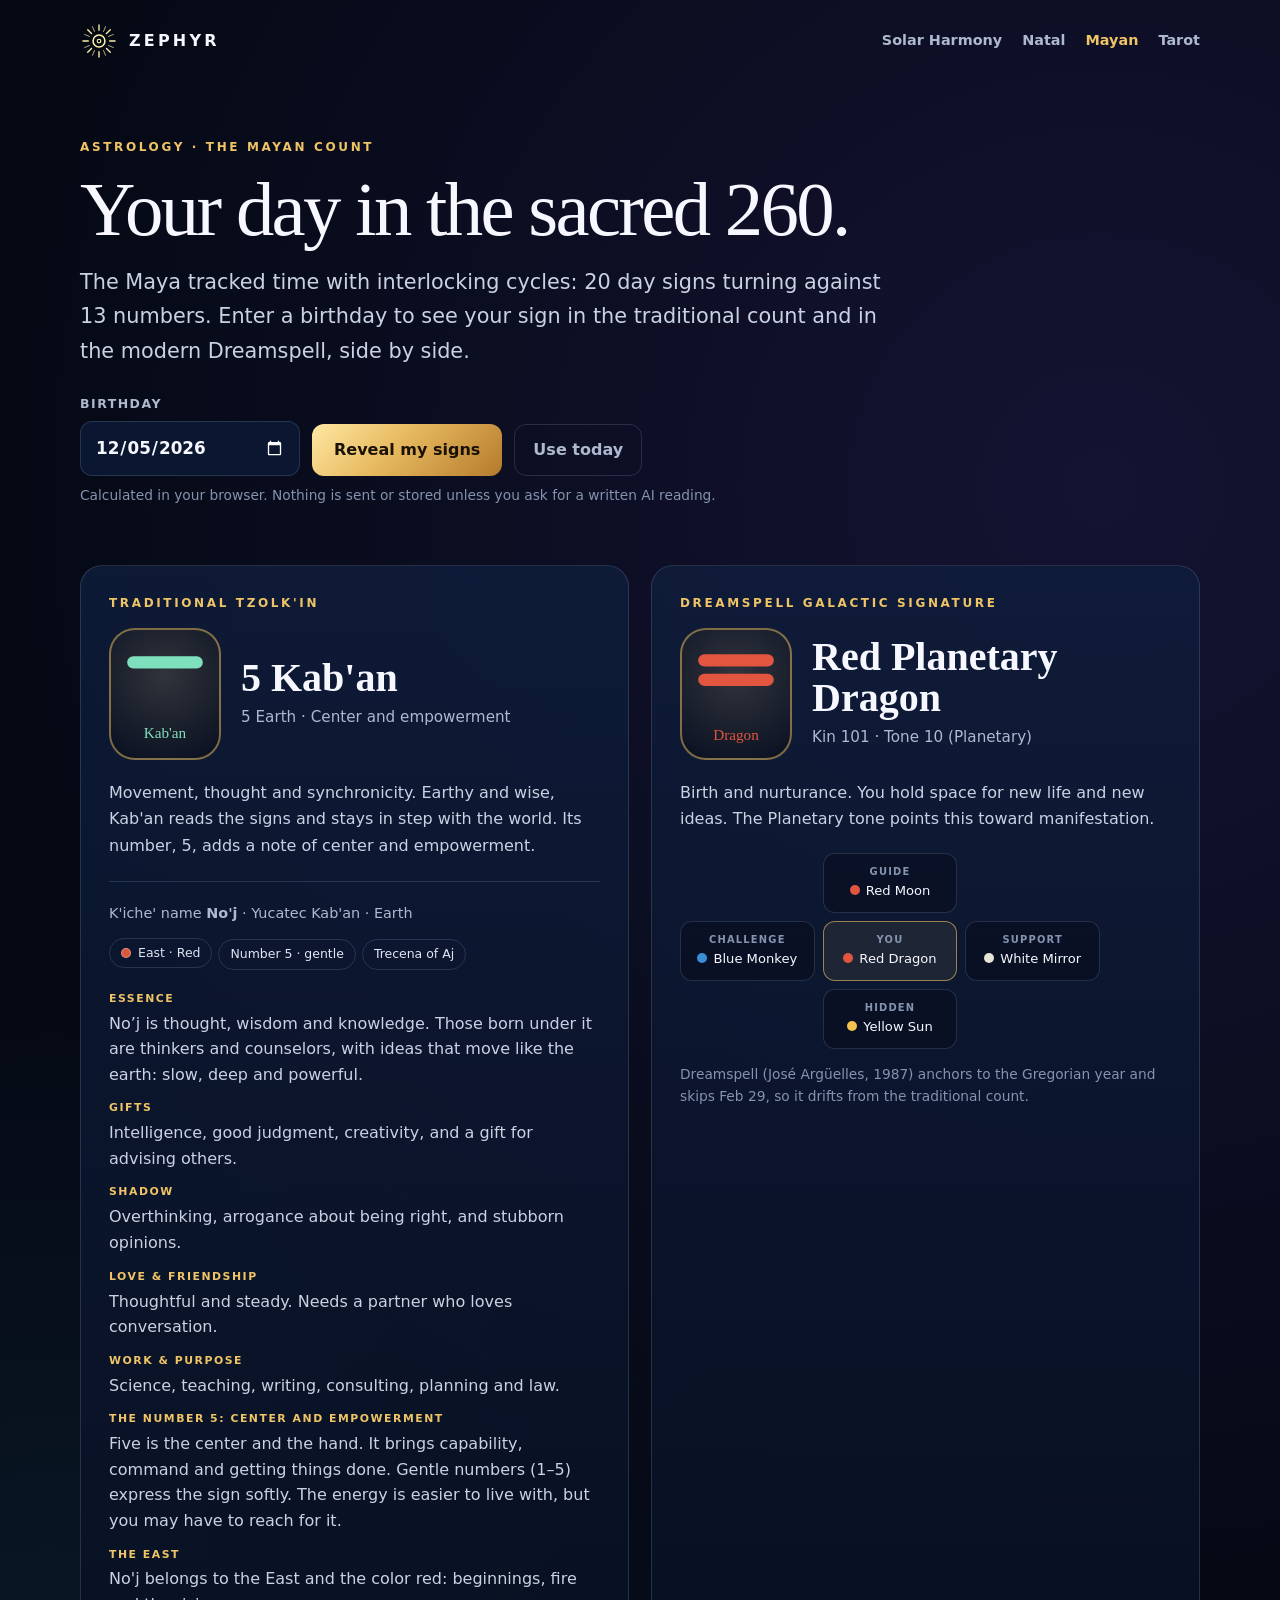
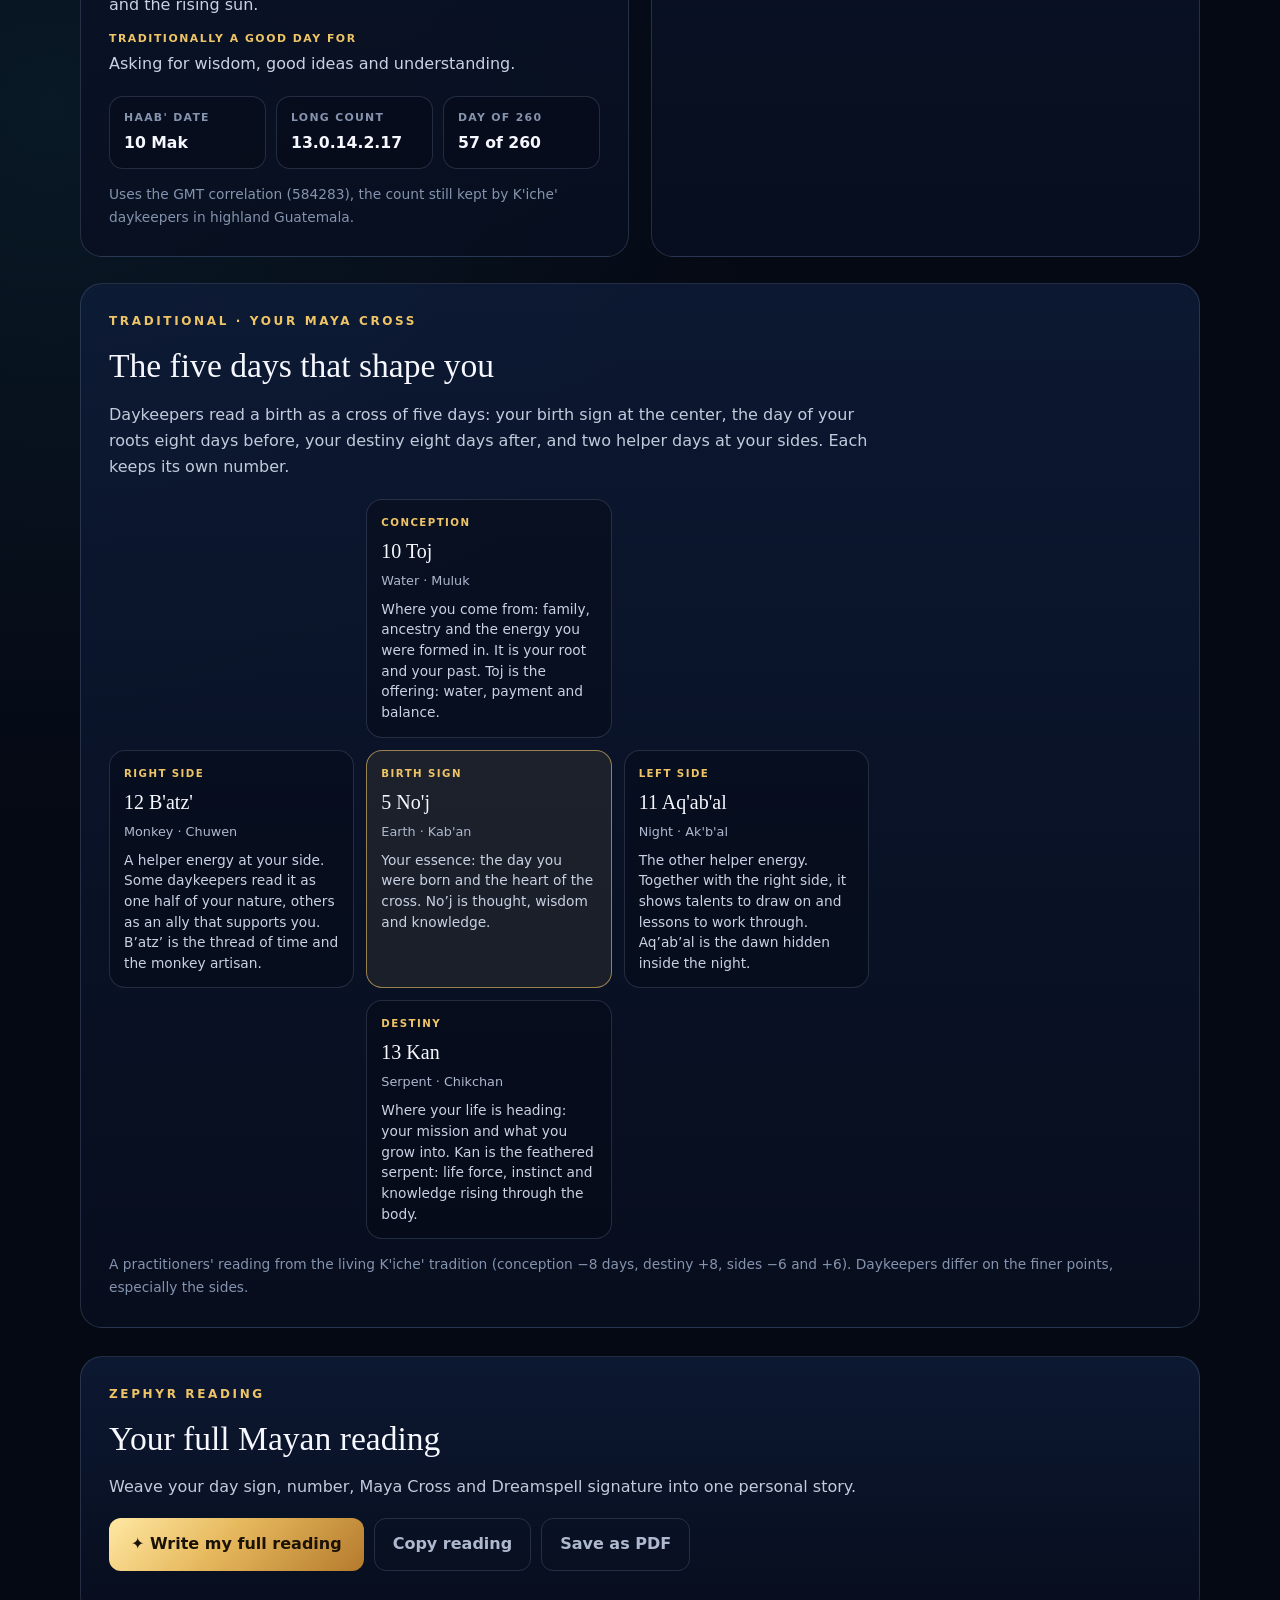
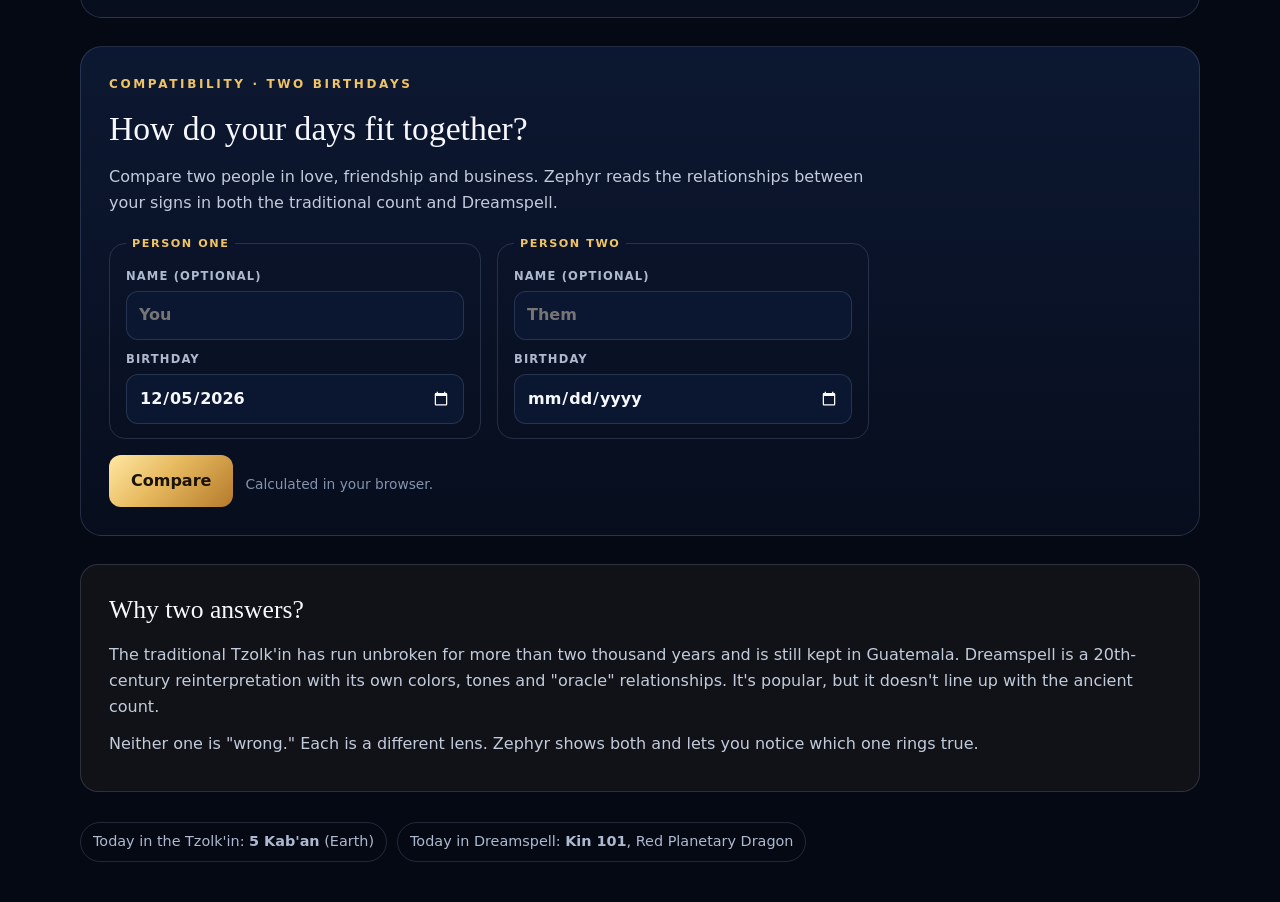
<file: mayan.html>
<!doctype html>
<html lang="en">
<head>
<meta charset="utf-8">
<meta name="viewport" content="width=device-width,initial-scale=1,viewport-fit=cover">
<meta name="theme-color" content="#050914">
<script src="/analytics.js"></script>
<title>Mayan Birth Sign Calculator: Tzolk'in &amp; Dreamspell | Zephyr</title>
<meta name="description" content="Find your Mayan day sign two ways: the traditional Tzolk'in count (GMT correlation) with Haab and Long Count, and the modern Dreamspell galactic signature. Free and private.">
<meta name="robots" content="index,follow,max-image-preview:large">
<link rel="canonical" href="https://www.zephyr.guru/mayan.html">
<link rel="icon" href="/zephyr-logo.svg" type="image/svg+xml"><link rel="apple-touch-icon" href="/apple-touch-icon.png"><link rel="manifest" href="/site.webmanifest">
<meta property="og:type" content="website"><meta property="og:site_name" content="Zephyr">
<meta property="og:title" content="Mayan Birth Sign: Tzolk'in &amp; Dreamspell | Zephyr">
<meta property="og:description" content="Your traditional Mayan day sign and your Dreamspell galactic signature, side by side, with the math shown.">
<meta property="og:url" content="https://www.zephyr.guru/mayan.html"><meta property="og:image" content="https://www.zephyr.guru/zephyr-social-card.png">
<meta name="twitter:card" content="summary_large_image">
<link rel="stylesheet" href="/learn.css">
<style>
  .oracle-hero{padding:56px 0 28px;max-width:860px}
  .oracle-hero h1{font-family:Georgia,serif;font-size:clamp(2.6rem,6vw,4.8rem);font-weight:500;line-height:.98;letter-spacing:-.035em;margin:14px 0 18px}
  .date-form{display:flex;flex-wrap:wrap;gap:12px;align-items:end;margin:26px 0 8px}
  .date-form label{display:grid;gap:6px;font-size:.78rem;font-weight:800;letter-spacing:.12em;text-transform:uppercase;color:var(--muted)}
  .date-form input{font:inherit;font-size:1.05rem;color:var(--ink);background:var(--panel);border:1px solid var(--line);border-radius:12px;padding:12px 14px;min-width:220px;color-scheme:dark}
  .btn-gold{font:inherit;font-weight:800;border:0;border-radius:12px;padding:13px 22px;background:linear-gradient(135deg,#ffe8a3,#e6b85d 45%,#b47a2c);color:#1b1206;cursor:pointer}
  .btn-quiet{font:inherit;font-weight:700;border:1px solid var(--line);border-radius:12px;padding:12px 18px;background:transparent;color:var(--muted);cursor:pointer}
  .note{color:#8493ae;font-size:.86rem;margin:6px 0 0}
  .systems{display:grid;grid-template-columns:repeat(2,minmax(0,1fr));gap:22px;margin:30px 0 26px}
  .sys{position:relative;padding:28px;border:1px solid var(--line);border-radius:22px;background:linear-gradient(180deg,rgba(15,29,59,.85),rgba(8,15,32,.85));overflow:hidden}
  .sys::before{content:"";position:absolute;inset:-40% -20% auto auto;width:300px;height:300px;border-radius:50%;background:radial-gradient(circle,var(--glow,rgba(239,196,102,.18)),transparent 70%);pointer-events:none}
  .sys .eyebrow{margin-bottom:14px}
  .sign-head{display:flex;gap:20px;align-items:center}
  .glyph{flex:none;width:112px;height:132px;display:grid;place-items:center;border-radius:26px;border:2px solid rgba(239,196,102,.5);background:radial-gradient(circle at 50% 35%,rgba(239,196,102,.16),rgba(5,9,20,.6))}
  .glyph svg{width:92px;height:auto}
  .sign-name{font-family:Georgia,serif;font-size:clamp(1.8rem,3.2vw,2.5rem);line-height:1.02;margin:0}
  .sign-sub{color:var(--muted);margin:6px 0 0;font-size:.95rem}
  .sys p.read{color:#c9d2e3;margin:20px 0 0}
  .facts{display:grid;grid-template-columns:repeat(3,minmax(0,1fr));gap:10px;margin-top:20px}
  .fact{padding:12px 14px;border:1px solid var(--line);border-radius:14px;background:rgba(5,9,20,.4)}
  .fact small{display:block;color:#8493ae;font-size:.68rem;font-weight:800;letter-spacing:.12em;text-transform:uppercase}
  .fact b{display:block;font-size:.98rem;margin-top:3px}
  .cross{display:grid;grid-template-columns:repeat(3,1fr);grid-template-rows:repeat(3,auto);gap:8px;margin-top:20px;max-width:420px}
  .cross div{padding:10px;border:1px solid var(--line);border-radius:12px;text-align:center;font-size:.82rem;background:rgba(5,9,20,.4)}
  .cross div small{display:block;color:#8493ae;font-size:.62rem;letter-spacing:.12em;text-transform:uppercase;font-weight:800}
  .cross .c-center{border-color:rgba(239,196,102,.6);background:rgba(239,196,102,.08)}
  .c-guide{grid-column:2;grid-row:1}.c-anti{grid-column:1;grid-row:2}.c-center{grid-column:2;grid-row:2}.c-analog{grid-column:3;grid-row:2}.c-occult{grid-column:2;grid-row:3}
  .seal-chip{display:inline-block;width:10px;height:10px;border-radius:50%;margin-right:6px;vertical-align:baseline}
  .compare{padding:24px 28px;border:1px solid var(--line);border-radius:18px;background:rgba(239,196,102,.05);margin-bottom:30px}
  .compare h2{font-family:Georgia,serif;font-weight:500;font-size:1.6rem;margin:0 0 10px}
  .compare p{color:#c2cbdb;margin:0 0 10px}
  .today{display:flex;flex-wrap:wrap;gap:10px;margin:8px 0 40px;color:var(--muted);font-size:.9rem}
  .today span{padding:7px 12px;border:1px solid var(--line);border-radius:999px}
  .site-nav a.active{color:var(--gold)}
  @media(max-width:860px){.systems{grid-template-columns:1fr}.facts{grid-template-columns:repeat(2,1fr)}.site-nav{gap:14px}.site-nav a{font-size:.82rem}}
  @media(max-width:520px){.sign-head{flex-direction:column;align-items:flex-start}.sys{padding:22px}.site-nav a.hide-sm{display:none}}
  .deep{margin-top:22px;padding-top:20px;border-top:1px solid var(--line)}
  .deep .kiche{color:var(--muted);font-size:.9rem;margin:0 0 12px}
  .dir-chip{display:inline-flex;align-items:center;gap:7px;padding:4px 11px;border:1px solid var(--line);border-radius:999px;font-size:.78rem;color:#dfe5f2;margin:0 6px 6px 0}
  .dir-chip i{width:10px;height:10px;border-radius:50%;display:inline-block;border:1px solid rgba(255,255,255,.35)}
  .deep dl{display:grid;gap:12px;margin:14px 0 0}
  .deep dt{color:var(--gold);font-size:.68rem;font-weight:800;letter-spacing:.14em;text-transform:uppercase}
  .deep dd{margin:3px 0 0;color:#c9d2e3;line-height:1.6}
  .band{margin:0 0 28px;padding:28px;border:1px solid var(--line);border-radius:22px;background:linear-gradient(180deg,rgba(15,29,59,.75),rgba(8,15,32,.75))}
  .band h2{font-family:Georgia,serif;font-weight:500;font-size:clamp(1.6rem,3vw,2.1rem);margin:6px 0 8px}
  .band > p.dek2{color:#c2cbdb;margin:0 0 18px;max-width:760px}
  .mcross{display:grid;grid-template-columns:repeat(3,minmax(0,1fr));gap:12px;max-width:760px}
  .mcross .pos{padding:14px;border:1px solid var(--line);border-radius:16px;background:rgba(5,9,20,.45);text-align:left}
  .mcross .pos small{display:block;color:var(--gold);font-size:.64rem;font-weight:800;letter-spacing:.14em;text-transform:uppercase}
  .mcross .pos b{display:block;font-family:Georgia,serif;font-size:1.25rem;font-weight:500;margin:4px 0 2px}
  .mcross .pos span{display:block;color:var(--muted);font-size:.8rem}
  .mcross .pos p{margin:8px 0 0;color:#c9d2e3;font-size:.86rem;line-height:1.5}
  .mcross .center{border-color:rgba(239,196,102,.6);background:rgba(239,196,102,.08)}
  .p-conception{grid-column:2;grid-row:1}.p-right{grid-column:1;grid-row:2}.p-center{grid-column:2;grid-row:2}.p-left{grid-column:3;grid-row:2}.p-destiny{grid-column:2;grid-row:3}
  .maya-actions{display:flex;flex-wrap:wrap;gap:10px;align-items:center}
  .ai-out{margin-top:18px}
  .ai-out h3{font-family:Georgia,serif;font-weight:500;font-size:1.35rem;margin:22px 0 6px}
  .ai-out p,.ai-out li{color:#d3dae8;line-height:1.7}
  .ai-out .ai-title{font-family:Georgia,serif;font-size:clamp(1.6rem,3vw,2.2rem);font-weight:500;margin:4px 0 10px}
  .ai-status{display:flex;align-items:center;gap:12px;color:var(--muted)}
  .ai-status .orb{width:14px;height:14px;border-radius:50%;background:var(--gold);animation:pulse 1.4s ease-in-out infinite}
  @keyframes pulse{50%{opacity:.3;transform:scale(.7)}}
  .ai-error{color:#f4a3a3}.ai-detail{color:#8493ae;font-size:.82rem}
  .compat-form{display:grid;grid-template-columns:repeat(2,minmax(0,1fr));gap:16px;max-width:760px}
  .compat-form fieldset{border:1px solid var(--line);border-radius:16px;padding:14px 16px;margin:0;display:grid;gap:10px}
  .compat-form legend{color:var(--gold);font-size:.7rem;font-weight:800;letter-spacing:.14em;text-transform:uppercase;padding:0 6px}
  .compat-form label{display:grid;gap:5px;font-size:.72rem;font-weight:800;letter-spacing:.1em;text-transform:uppercase;color:var(--muted)}
  .compat-form input{font:inherit;font-size:1rem;letter-spacing:0;text-transform:none;color:var(--ink);background:var(--panel);border:1px solid var(--line);border-radius:12px;padding:10px 12px;color-scheme:dark}
  .compat-actions{grid-column:1/-1;display:flex;gap:12px;flex-wrap:wrap;align-items:center}
  .pair{display:flex;flex-wrap:wrap;align-items:center;gap:14px;margin:22px 0 14px;font-family:Georgia,serif;font-size:1.45rem}
  .pair .plus{color:var(--gold)}
  .pair small{display:block;font-family:Inter,system-ui,sans-serif;font-size:.78rem;color:var(--muted)}
  .verdicts{display:grid;gap:10px;max-width:760px}
  .verdict{display:grid;grid-template-columns:150px 1fr;gap:14px;align-items:start;padding:14px 16px;border:1px solid var(--line);border-radius:16px;background:rgba(5,9,20,.45)}
  .verdict .tag{font-size:.7rem;font-weight:800;letter-spacing:.12em;text-transform:uppercase;padding:5px 10px;border-radius:999px;justify-self:start}
  .verdict.best .tag{background:rgba(102,214,173,.18);color:#7fe0bd;border:1px solid rgba(102,214,173,.4)}
  .verdict.good .tag{background:rgba(239,196,102,.14);color:var(--gold);border:1px solid rgba(239,196,102,.35)}
  .verdict.work .tag{background:rgba(240,118,135,.14);color:#f4a0ad;border:1px solid rgba(240,118,135,.35)}
  .verdict h4{margin:0;font-size:1.05rem}.verdict p{margin:3px 0 0;color:#c9d2e3;font-size:.9rem}
  .signals{display:grid;grid-template-columns:repeat(2,minmax(0,1fr));gap:16px;margin-top:20px;max-width:760px}
  .signals h4{margin:0 0 8px;color:var(--gold);font-size:.7rem;font-weight:800;letter-spacing:.14em;text-transform:uppercase}
  .signals ul{margin:0;padding-left:18px}.signals li{color:#c9d2e3;font-size:.88rem;margin-bottom:8px}.signals li b{color:var(--ink)}
  @media(max-width:700px){.compat-form,.signals{grid-template-columns:1fr}.verdict{grid-template-columns:1fr}.mcross{grid-template-columns:1fr 1fr}.p-conception{grid-column:1/-1}.p-center{grid-column:1/-1;grid-row:2}.p-right{grid-column:1;grid-row:3}.p-left{grid-column:2;grid-row:3}.p-destiny{grid-column:1/-1;grid-row:4}.band{padding:22px}}
  @media print{:root{--bg:#fff;--panel:#fff;--line:#d9dde5;--ink:#1d2433;--muted:#5d6678;--gold:#9a6f22}html,body{background:#fff!important;color:#1d2433}.sys,.band,.compare,.fact,.mcross .pos,.verdict,.cross div{background:#fff!important;box-shadow:none}.site-nav,.date-form,.compat-form,.today,button{display:none!important}p,dd,li,h1,h2,h3,h4,b{color:#1d2433!important}}
</style>
</head>
<body>
<header class="shell site-head"><a class="brand" href="/"><img src="/zephyr-logo.svg" alt="">ZEPHYR</a>
  <nav class="site-nav"><a class="hide-sm" href="/">Solar Harmony</a><a href="/natal-chart.html">Natal</a><a class="active" href="/mayan.html">Mayan</a><a href="/tarot.html">Tarot</a></nav></header>
<main class="shell">
  <section class="oracle-hero">
    <p class="eyebrow">Astrology · The Mayan Count</p>
    <h1>Your day in the sacred 260.</h1>
    <p class="dek">The Maya tracked time with interlocking cycles: 20 day signs turning against 13 numbers. Enter a birthday to see your sign in the traditional count and in the modern Dreamspell, side by side.</p>
    <form class="date-form" id="mayaForm">
      <label>Birthday<input type="date" id="birth" required min="1600-01-01" max="2200-12-31"></label>
      <button class="btn-gold" type="submit">Reveal my signs</button>
      <button class="btn-quiet" type="button" id="todayBtn">Use today</button>
    </form>
    <p class="note">Calculated in your browser. Nothing is sent or stored unless you ask for a written AI reading.</p>
  </section>

  <section class="systems" id="results" aria-live="polite">
    <article class="sys" style="--glow:rgba(102,214,173,.16)">
      <p class="eyebrow">Traditional Tzolk'in</p>
      <div class="sign-head"><div class="glyph" id="tzGlyph"></div><div><h2 class="sign-name" id="tzName">—</h2><p class="sign-sub" id="tzSub"></p></div></div>
      <p class="read" id="tzRead"></p>
      <div class="deep" id="tzDeep"></div>
      <div class="facts">
        <div class="fact"><small>Haab' date</small><b id="haab">—</b></div>
        <div class="fact"><small>Long Count</small><b id="lc">—</b></div>
        <div class="fact"><small>Day of 260</small><b id="tzDay">—</b></div>
      </div>
      <p class="note" style="margin-top:14px">Uses the GMT correlation (584283), the count still kept by K'iche' daykeepers in highland Guatemala.</p>
    </article>
    <article class="sys" style="--glow:rgba(128,104,244,.2)">
      <p class="eyebrow">Dreamspell Galactic Signature</p>
      <div class="sign-head"><div class="glyph" id="dsGlyph"></div><div><h2 class="sign-name" id="dsName">—</h2><p class="sign-sub" id="dsSub"></p></div></div>
      <p class="read" id="dsRead"></p>
      <div class="cross" id="dsCross"></div>
      <p class="note" style="margin-top:14px">Dreamspell (José Argüelles, 1987) anchors to the Gregorian year and skips Feb 29, so it drifts from the traditional count.</p>
    </article>
  </section>

  <section class="band" id="crossBand">
    <p class="eyebrow">Traditional · Your Maya Cross</p>
    <h2>The five days that shape you</h2>
    <p class="dek2">Daykeepers read a birth as a cross of five days: your birth sign at the center, the day of your roots eight days before, your destiny eight days after, and two helper days at your sides. Each keeps its own number.</p>
    <div class="mcross" id="mcross"></div>
    <p class="note" style="margin-top:14px">A practitioners' reading from the living K'iche' tradition (conception −8 days, destiny +8, sides −6 and +6). Daykeepers differ on the finer points, especially the sides.</p>
  </section>

  <section class="band" id="aiBand">
    <p class="eyebrow">Zephyr Reading</p>
    <h2>Your full Mayan reading</h2>
    <p class="dek2">Weave your day sign, number, Maya Cross and Dreamspell signature into one personal story.</p>
    <div class="maya-actions"><button class="btn-gold" type="button" id="mayaAI">✦ Write my full reading</button><button class="btn-quiet" type="button" id="copyReading">Copy reading</button><button class="btn-quiet" type="button" id="pdfReading">Save as PDF</button></div>
    <div class="ai-out" id="mayaAIOut" aria-live="polite"></div>
  </section>

  <section class="band" id="compatBand">
    <p class="eyebrow">Compatibility · Two birthdays</p>
    <h2>How do your days fit together?</h2>
    <p class="dek2">Compare two people in love, friendship and business. Zephyr reads the relationships between your signs in both the traditional count and Dreamspell.</p>
    <form class="compat-form" id="compatForm">
      <fieldset><legend>Person one</legend>
        <label>Name (optional)<input type="text" id="cNameA" maxlength="30" placeholder="You"></label>
        <label>Birthday<input type="date" id="cDateA" required min="1600-01-01" max="2200-12-31"></label>
      </fieldset>
      <fieldset><legend>Person two</legend>
        <label>Name (optional)<input type="text" id="cNameB" maxlength="30" placeholder="Them"></label>
        <label>Birthday<input type="date" id="cDateB" required min="1600-01-01" max="2200-12-31"></label>
      </fieldset>
      <div class="compat-actions"><button class="btn-gold" type="submit">Compare</button><span class="note">Calculated in your browser.</span></div>
    </form>
    <div id="compatOut" aria-live="polite"></div>
  </section>

  <section class="compare">
    <h2>Why two answers?</h2>
    <p>The traditional Tzolk'in has run unbroken for more than two thousand years and is still kept in Guatemala. Dreamspell is a 20th-century reinterpretation with its own colors, tones and "oracle" relationships. It's popular, but it doesn't line up with the ancient count.</p>
    <p>Neither one is "wrong." Each is a different lens. Zephyr shows both and lets you notice which one rings true.</p>
  </section>
  <div class="today" id="todayStrip"></div>
</main>

<script src="/maya-core.js?v=20261108"></script>
<script src="/maya-pdf.js?v=20261108"></script>
<script>
(() => {
  'use strict';
  const SIGNS = [
    ['Imix','Crocodile','Primordial waters and beginnings. Nurturing, inventive and protective, Imix carries the instinct to create something from nothing.'],
    ["Ik'",'Wind','Breath, voice and spirit. Quick-minded and expressive, Ik\' brings ideas in on the wind and needs room to move.'],
    ["Ak'b'al",'Night','The dark house before dawn. Inward, intuitive and dreamy, Ak\'b\'al guards secrets and finds light in hidden places.'],
    ["K'an",'Seed','Maize, ripening and abundance. Patient and generous, K\'an plants carefully and trusts the harvest.'],
    ['Chikchan','Serpent','Life force and instinct. Magnetic and perceptive, Chikchan feels truth in the body before the mind catches up.'],
    ['Kimi','Death','Transformation and the ancestors. Calm, wise and transitional, Kimi helps others let go and begin again.'],
    ["Manik'",'Deer','Healing hands and steady grace. Devoted and sure-footed, Manik\' serves and protects with quiet strength.'],
    ['Lamat','Star','Venus, harmony and plenty. Charming and multiplying, Lamat makes beauty grow wherever it settles.'],
    ['Muluk','Water','Offering, emotion and flow. Feeling deeply, Muluk purifies, forgives and moves with the tides.'],
    ['Ok','Dog','Loyalty and the heart\'s guide. Faithful and playful, Ok walks beside others and leads them home.'],
    ['Chuwen','Monkey','The artisan and trickster. Creative, funny and clever, Chuwen weaves time, art and play together.'],
    ["Eb'",'Road','The human path. Social and grounded, Eb\' walks the road of life and gathers wisdom from the journey.'],
    ["B'en",'Reed','Pillar of the home and the sky. Upright and principled, B\'en builds structures that let others grow.'],
    ['Ix','Jaguar','The jaguar shaman. Fierce, mysterious and earth-wise, Ix moves between worlds and protects sacred places.'],
    ['Men','Eagle','Vision and aspiration. Far-seeing and ambitious, Men rises high to see the shape of things.'],
    ["K'ib'",'Owl','Ancestral wisdom and forgiveness. Reflective and discerning, K\'ib\' learns from the past and clears old debts.'],
    ["Kab'an",'Earth','Movement, thought and synchronicity. Earthy and wise, Kab\'an reads the signs and stays in step with the world.'],
    ["Etz'nab'",'Flint','The mirror-blade of truth. Sharp and honest, Etz\'nab\' cuts away illusion and makes clear decisions.'],
    ['Kawak','Storm','Thunder, rain and renewal. Healing and community-minded, Kawak clears the air and brings growth.'],
    ['Ajaw','Sun','The lord and the flower. Radiant and whole, Ajaw shines, completes cycles and leads by example.']
  ];
  const NUMBERS = ['','Unity and initiation','Duality and balance','Movement and rhythm','Stability and form','Center and empowerment','Flow and response','Reflection and attunement','Harmony and integrity','Patience and completion','Manifestation','Release and resolution','Understanding and community','Transcendence and ascension'];
  const HAAB = ['Pop',"Wo'",'Sip',"Sotz'",'Sek','Xul',"Yaxk'in",'Mol',"Ch'en",'Yax',"Sak'",'Keh','Mak',"K'ank'in",'Muwan','Pax',"K'ayab","Kumk'u","Wayeb'"];

  const SEALS = ['Dragon','Wind','Night','Seed','Serpent','Worldbridger','Hand','Star','Moon','Dog','Monkey','Human','Skywalker','Wizard','Eagle','Warrior','Earth','Mirror','Storm','Sun'];
  const SEAL_READ = [
    'Birth and nurturance. You hold space for new life and new ideas.',
    'Spirit and communication. Your words carry breath and inspiration.',
    'Dreams and abundance. You find riches in the inner world.',
    'Awareness and flowering. You know when to plant and when to bloom.',
    'Life force and survival. You trust the wisdom of the body.',
    'Equality and opportunity. You build bridges and help others cross.',
    'Knowing and accomplishment. You heal by doing and understanding.',
    'Beauty and elegance. You bring art and harmony into form.',
    'Purification and flow. You feel deeply and keep things moving.',
    'Love and loyalty. Your heart leads, and others follow it.',
    'Play and magic. You keep illusion light and spirit young.',
    'Free will and wisdom. You choose your path consciously.',
    'Exploration and wakefulness. You travel between earth and sky.',
    'Timelessness and receptivity. You work by listening.',
    'Vision and mind. You see patterns from a great height.',
    'Intelligence and fearlessness. You question and press forward.',
    'Navigation and synchronicity. You follow the earth\'s signals.',
    'Reflection and order. You show people what is true.',
    'Catalysis and energy. You shake things loose so they can renew.',
    'Enlightenment and life. You radiate and complete the cycle.'
  ];
  const TONES = ['','Magnetic','Lunar','Electric','Self-Existing','Overtone','Rhythmic','Resonant','Galactic','Solar','Planetary','Spectral','Crystal','Cosmic'];
  const TONE_READ = ['','purpose','challenge','service','form','radiance','equality','attunement','integrity','intention','manifestation','liberation','cooperation','presence'];
  const COLORS = [['Red','#e2553e'],['White','#e9e4d8'],['Blue','#3a8fd6'],['Yellow','#f2c14e']];

  const mod = (a,n) => ((a % n) + n) % n;
  function jdn(y,m,d){ const a=Math.floor((14-m)/12), yy=y+4800-a, mm=m+12*a-3;
    return d+Math.floor((153*mm+2)/5)+365*yy+Math.floor(yy/4)-Math.floor(yy/100)+Math.floor(yy/400)-32045; }

  function traditional(y,m,d){
    const days = jdn(y,m,d) - 584283;
    const number = mod(days+3,13)+1, sign = mod(days+19,20);
    const h = mod(days+348,365);
    const lcParts=[]; let r=days; [144000,7200,360,20,1].forEach(u=>{ lcParts.push(Math.floor(r/u)); r=mod(r,u); });
    // position in 260 (1 Imix = 1)
    let pos=0; for(let k=1;k<=260;k++){ if(mod(k-1,13)+1===number && mod(k-1,20)===sign){ pos=k; break; } }
    return {number, sign, haabDay:h%20, haabMonth:Math.floor(h/20), lc:lcParts.join('.'), pos};
  }

  function noLeapIndex(y,m,d){ const cum=[0,31,59,90,120,151,181,212,243,273,304,334]; if(m===2&&d===29) d=28; return y*365+cum[m-1]+d; }
  function dreamspell(y,m,d){
    const kin = mod(33 + noLeapIndex(y,m,d) - noLeapIndex(1987,7,26), 260) + 1;
    return kinInfo(kin);
  }
  function kinInfo(kin){
    const seal = mod(kin-1,20)+1, tone = mod(kin-1,13)+1;
    return {kin, seal, tone, color: COLORS[mod(seal-1,4)]};
  }
  const s20 = s => mod(s-1,20)+1;
  function oracle(seal,tone){
    const off = [0,0,12,4,16,8,0,12,4,16,8,0,12,4][tone];
    return { guide:s20(seal+off), analog:s20(19-seal), antipode:s20(seal+10), occult:s20(21-seal), occultTone:14-tone };
  }

  // Maya bar-and-dot numeral, drawn as SVG.
  function numeral(n, color){
    const bars=Math.floor(n/5), dots=n%5, w=90; let y=10, out='';
    if(dots){ const gap=17, start=w/2-(dots-1)*gap/2; for(let i=0;i<dots;i++) out+=`<circle cx="${start+i*gap}" cy="${y+6}" r="6.5" fill="${color}"/>`; y+=22; }
    for(let i=0;i<bars;i++){ out+=`<rect x="8" y="${y}" width="${w-16}" height="12" rx="6" fill="${color}"/>`; y+=19; }
    return `<svg viewBox="0 0 ${w} ${Math.max(y,40)}" role="img" aria-label="Maya numeral ${n}">${out}</svg>`;
  }
  function glyphBox(n, label, color){
    return numeral(n,color) + `<div style="font-family:Georgia,serif;font-size:.95rem;color:${color};margin-top:6px;text-align:center;line-height:1.1">${label}</div>`;
  }

  const $ = id => document.getElementById(id);
  function sealLabel(s){ const c=COLORS[mod(s-1,4)]; return `<span class="seal-chip" style="background:${c[1]}"></span>${c[0]} ${SEALS[s-1]}`; }

  function render(dateStr){
    const [y,m,d] = dateStr.split('-').map(Number);
    const t = traditional(y,m,d), sg = SIGNS[t.sign];
    $('tzGlyph').innerHTML = glyphBox(t.number, sg[0], '#7fe0bd');
    $('tzName').textContent = `${t.number} ${sg[0]}`;
    $('tzSub').textContent = `${t.number} ${sg[1]} · ${NUMBERS[t.number]}`;
    $('tzRead').textContent = sg[2] + ` Its number, ${t.number}, adds a note of ${NUMBERS[t.number].toLowerCase()}.`;
    $('haab').textContent = `${t.haabDay} ${HAAB[t.haabMonth]}`;
    $('lc').textContent = t.lc;
    $('tzDay').textContent = `${t.pos} of 260`;

    const ds = dreamspell(y,m,d), o = oracle(ds.seal, ds.tone);
    const name = `${ds.color[0]} ${TONES[ds.tone]} ${SEALS[ds.seal-1]}`;
    $('dsGlyph').innerHTML = glyphBox(ds.tone, SEALS[ds.seal-1], ds.color[1]);
    $('dsName').textContent = name;
    $('dsSub').textContent = `Kin ${ds.kin} · Tone ${ds.tone} (${TONES[ds.tone]})`;
    $('dsRead').textContent = `${SEAL_READ[ds.seal-1]} The ${TONES[ds.tone]} tone points this toward ${TONE_READ[ds.tone]}.`;
    $('dsCross').innerHTML =
      `<div class="c-guide"><small>Guide</small>${sealLabel(o.guide)}</div>`+
      `<div class="c-anti"><small>Challenge</small>${sealLabel(o.antipode)}</div>`+
      `<div class="c-center"><small>You</small>${sealLabel(ds.seal)}</div>`+
      `<div class="c-analog"><small>Support</small>${sealLabel(o.analog)}</div>`+
      `<div class="c-occult"><small>Hidden</small>${sealLabel(o.occult)}</div>`;
    try{ history.replaceState(null,'',`?date=${dateStr}`); }catch(e){}
  }

  function iso(dt){ return `${dt.getFullYear()}-${String(dt.getMonth()+1).padStart(2,'0')}-${String(dt.getDate()).padStart(2,'0')}`; }
  const today = iso(new Date());
  (function todayStrip(){
    const [y,m,d]=today.split('-').map(Number), t=traditional(y,m,d), ds=dreamspell(y,m,d);
    $('todayStrip').innerHTML = `<span>Today in the Tzolk'in: <b>${t.number} ${SIGNS[t.sign][0]}</b> (${SIGNS[t.sign][1]})</span><span>Today in Dreamspell: <b>Kin ${ds.kin}</b>, ${ds.color[0]} ${TONES[ds.tone]} ${SEALS[ds.seal-1]}</span>`;
  })();

  $('mayaForm').addEventListener('submit', e => { e.preventDefault(); if($('birth').value) render($('birth').value); });
  $('todayBtn').addEventListener('click', () => { $('birth').value = today; render(today); });
  const q = new URLSearchParams(location.search).get('date');
  const start = (q && /^\d{4}-\d{2}-\d{2}$/.test(q)) ? q : today;
  $('birth').value = start; render(start);
  window.__maya = {traditional, dreamspell, oracle};
})();
</script>
<script>
(() => {
  'use strict';
  const Z = window.ZephyrMaya, $ = id => document.getElementById(id);
  const esc = t => String(t == null ? '' : t).replace(/[&<>"']/g, c => ({'&':'&amp;','<':'&lt;','>':'&gt;','"':'&quot;',"'":'&#39;'}[c]));
  const prose = t => String(t || '').split(/\n\s*\n/).filter(Boolean).map(p => `<p>${esc(p.trim())}</p>`).join('');
  const N = Z.NAMES, P = Z.PROFILES;
  const label = d => `${d.number} ${N[d.sign][1]}`;
  let current = null, aiReading = null, aiCompat = null;

  function renderDeep(dateStr) {
    const c = Z.chartFor(dateStr); if (!c) return;
    current = c;
    const t = c.trad, p = P[t.sign], dir = Z.DIRECTIONS[t.sign % 4], lvl = Z.intensity(t.number);
    $('tzDeep').innerHTML = `
      <p class="kiche">K'iche' name <b>${esc(N[t.sign][1])}</b> · Yucatec ${esc(N[t.sign][0])} · ${esc(N[t.sign][2])}</p>
      <span class="dir-chip"><i style="background:${dir.hex}"></i>${dir.dir} · ${dir.color}</span><span class="dir-chip">Number ${t.number} · ${lvl}</span><span class="dir-chip">Trecena of ${esc(N[t.trecena][1])}</span>
      <dl>
        <div><dt>Essence</dt><dd>${esc(p.essence)}</dd></div>
        <div><dt>Gifts</dt><dd>${esc(p.gifts)}</dd></div>
        <div><dt>Shadow</dt><dd>${esc(p.shadow)}</dd></div>
        <div><dt>Love &amp; friendship</dt><dd>${esc(p.love)}</dd></div>
        <div><dt>Work &amp; purpose</dt><dd>${esc(p.work)}</dd></div>
        <div><dt>The number ${t.number}: ${esc(Z.NUMBERS[t.number][0].toLowerCase())}</dt><dd>${esc(Z.NUMBERS[t.number][1])} ${esc(Z.INTENSITY_TEXT[lvl])}</dd></div>
        <div><dt>The ${dir.dir}</dt><dd>${esc(N[t.sign][1])} belongs to the ${dir.dir} and the color ${dir.color.toLowerCase()}: ${esc(dir.theme)}.</dd></div>
        <div><dt>Traditionally a good day for</dt><dd>${esc(cap(p.day))}</dd></div>
      </dl>`;
    $('mcross').innerHTML = Z.CROSS_POSITIONS.map(pos => {
      const d = c.cross[pos.key];
      return `<div class="pos p-${pos.key}${pos.key === 'center' ? ' center' : ''}"><small>${esc(pos.label)}</small><b>${esc(label(d))}</b><span>${esc(N[d.sign][2])} · ${esc(N[d.sign][0])}</span><p>${esc(pos.meaning)} ${esc(firstSentence(P[d.sign].essence))}</p></div>`;
    }).join('');
    aiReading = null; $('mayaAIOut').innerHTML = ''; $('mayaAI').disabled = false; $('mayaAI').textContent = '✦ Write my full reading';
    if (!$('cDateA').value || $('cDateA').dataset.auto === '1') { $('cDateA').value = dateStr; $('cDateA').dataset.auto = '1'; }
  }
  const cap = s => s.charAt(0).toUpperCase() + s.slice(1);
  const firstSentence = s => (String(s).match(/^.*?[.!?](\s|$)/) || [s])[0].trim();

  // ---- AI helpers ----
  async function callAI(payload, box, btn, idleText, msgs) {
    btn.disabled = true; btn.textContent = 'Writing…';
    let i = 0; box.innerHTML = `<div class="ai-status"><span class="orb"></span><span class="m">${msgs[0]}</span></div>`;
    const tick = setInterval(() => { const m = box.querySelector('.m'); if (m) m.textContent = msgs[++i % msgs.length]; }, 2600);
    try {
      const res = await fetch('/api/interpret-maya', { method: 'POST', headers: { 'Content-Type': 'application/json' }, body: JSON.stringify(payload) });
      const data = await res.json().catch(() => null);
      if (!data) throw Object.assign(new Error(res.status === 504 ? 'The reader ran out of time on the server.' : 'The reading could not be completed.'), { detail: `HTTP ${res.status}` });
      if (!res.ok || !data.result) throw Object.assign(new Error(data.error || 'The reading could not be completed.'), { detail: data.detail || `HTTP ${res.status}` });
      btn.textContent = '✦ Written';
      return data.result;
    } catch (err) {
      box.innerHTML = `<p class="ai-error">${esc(err.message)}</p>${err.detail ? `<p class="ai-detail">Details: ${esc(err.detail)}</p>` : ''}`;
      btn.disabled = false; btn.textContent = '✦ Try again';
      return null;
    } finally { clearInterval(tick); }
  }

  $('mayaAI').addEventListener('click', async () => {
    if (!current) return;
    const r = await callAI({ mode: 'reading', date: current.date }, $('mayaAIOut'), $('mayaAI'), '', ['Counting the days…', 'Reading your cross…', 'Listening to your nawal…']);
    if (!r) return;
    aiReading = r;
    $('mayaAIOut').innerHTML = `<h3 class="ai-title">${esc(r.title)}</h3>${prose(r.opening)}` +
      r.sections.map(s => `<h3>${esc(s.heading)}</h3>${prose(s.body)}`).join('') +
      `<h3>Try this</h3><ul>${r.advice.map(a => `<li>${esc(a)}</li>`).join('')}</ul>${prose(r.closing)}`;
  });


  // ---- Copy & PDF ----
  const nm = d => `${d.number} ${N[d.sign][1]} (${N[d.sign][2]})`;
  function copyText(text, btn, idle) {
    navigator.clipboard.writeText(text).then(() => { btn.textContent = 'Copied!'; setTimeout(() => btn.textContent = idle, 1600); })
      .catch(() => { btn.textContent = 'Copy failed'; setTimeout(() => btn.textContent = idle, 1600); });
  }
  async function makePDF(fn, btn) {
    if (!window.ZephyrMayaPDF) return;
    const idle = 'Save as PDF'; btn.disabled = true; btn.textContent = 'Preparing PDF…';
    try { await fn(); btn.textContent = idle; } catch (e) { console.error(e); btn.textContent = 'PDF failed · try again'; } finally { btn.disabled = false; }
  }
  const SEP = '\n\n— — —\n\n';
  function readingText() {
    const c = current, t = c.trad, p = P[t.sign], dir = Z.DIRECTIONS[t.sign % 4], lvl = Z.intensity(t.number), o = c.ds.oracle, out = [];
    out.push(`ZEPHYR · MAYAN BIRTH READING · ${c.date}`);
    out.push(`${nm(t)} · Yucatec ${N[t.sign][0]} · ${dir.dir} (${dir.color}) · number ${t.number}, ${lvl}\nHaab' ${t.haabDay} ${Z.HAAB[t.haabMonth]} · Long Count ${t.lc} · Day ${t.pos} of 260`);
    if (aiReading) out.push(`${aiReading.title}\n\n${aiReading.opening}\n\n` + aiReading.sections.map(s => `${s.heading.toUpperCase()}\n${s.body}`).join('\n\n') + `\n\nTRY THIS\n${aiReading.advice.map(a => `• ${a}`).join('\n')}\n\n${aiReading.closing}`);
    out.push(`YOUR DAY SIGN\nEssence: ${p.essence}\nGifts: ${p.gifts}\nShadow: ${p.shadow}\nLove & friendship: ${p.love}\nWork & purpose: ${p.work}\nThe number ${t.number}: ${Z.NUMBERS[t.number][1]} ${Z.INTENSITY_TEXT[lvl]}\nTraditionally a good day for ${p.day}`);
    out.push('YOUR MAYA CROSS\n' + Z.CROSS_POSITIONS.map(pos => `${pos.label}: ${nm(c.cross[pos.key])}`).join('\n'));
    out.push(`DREAMSPELL\nKin ${c.ds.kin}, ${c.ds.color} ${Z.TONES[c.ds.tone]} ${Z.SEALS[c.ds.seal - 1]} · Guide ${Z.SEALS[o.guide - 1]} · Support ${Z.SEALS[o.analog - 1]} · Challenge ${Z.SEALS[o.antipode - 1]} · Hidden ${Z.SEALS[o.occult - 1]}`);
    out.push(`https://www.zephyr.guru/mayan.html?date=${c.date}`);
    return out.join(SEP);
  }
  function compatText() {
    const L = lastCompat, nA = L.nameA || 'Person one', nB = L.nameB || 'Person two';
    const r = Z.compatibility(L.dateA, L.dateB, L.nameA || 'You', L.nameB || 'they'), out = [];
    out.push(`ZEPHYR · MAYAN COMPATIBILITY\n${nA}: ${nm(r.a.trad)} (${L.dateA})\n${nB}: ${nm(r.b.trad)} (${L.dateB})`);
    out.push(r.verdicts.map(v => `${TAG[v.rating]} ${v.label}: ${v.reasons.length ? v.reasons.join(', ') : v.reason}`).join('\n'));
    if (aiCompat) out.push(`${aiCompat.title}\n\n${aiCompat.summary}\n\n` + ['love', 'friendship', 'business'].map(d => `${TAG[aiCompat.ratings[d]].toUpperCase()} ${d.toUpperCase()}: ${aiCompat[d].headline}\n${aiCompat[d].body}`).join('\n\n') +
      `\n\nWHERE YOU SHINE\n${aiCompat.strengths.map(x => `• ${x}`).join('\n')}\n\nWHERE YOU RUB\n${aiCompat.friction.map(x => `• ${x}`).join('\n')}\n\nTRY THIS TOGETHER\n${aiCompat.advice.map(x => `• ${x}`).join('\n')}\n\n${aiCompat.closing}`);
    out.push('THE CONNECTIONS\n' + r.signals.map(s => `${s.title} (${s.system}): ${s.text}`).join('\n'));
    out.push('https://www.zephyr.guru/mayan.html');
    return out.join(SEP);
  }
  $('copyReading').addEventListener('click', () => current && copyText(readingText(), $('copyReading'), 'Copy reading'));
  $('pdfReading').addEventListener('click', () => current && makePDF(() => window.ZephyrMayaPDF.reading({ date: current.date, ai: aiReading }), $('pdfReading')));

  // ---- Compatibility ----
  const TAG = { best: 'Best for', good: 'Good for', work: 'Takes work in' };
  let lastCompat = null;
  $('cDateA').addEventListener('input', () => { $('cDateA').dataset.auto = '0'; });
  $('compatForm').addEventListener('submit', e => {
    e.preventDefault();
    const nameA = $('cNameA').value.trim(), nameB = $('cNameB').value.trim();
    const r = Z.compatibility($('cDateA').value, $('cDateB').value, nameA || 'You', nameB || 'they');
    if (!r) { $('compatOut').innerHTML = '<p class="ai-error">Please enter two valid birthdays.</p>'; return; }
    aiCompat = null;
    lastCompat = { dateA: $('cDateA').value, dateB: $('cDateB').value, nameA, nameB };
    const dA = nameA || 'Person one', dB = nameB || 'Person two';
    const order = { best: 0, good: 1, work: 2 };
    const verdicts = r.verdicts.slice().sort((x, y) => order[x.rating] - order[y.rating]);
    const sig = sys => r.signals.filter(s => s.system === sys);
    const list = arr => arr.length ? `<ul>${arr.map(s => `<li><b>${esc(s.title)}.</b> ${esc(s.text)}</li>`).join('')}</ul>` : '<p class="note">No special relationship in this system, so each sign’s natural leanings carry more weight.</p>';
    $('compatOut').innerHTML = `
      <div class="pair"><div>${esc(label(r.a.trad))}<small>${esc(dA)} · ${esc(N[r.a.trad.sign][2])} · Kin ${r.a.ds.kin}</small></div><span class="plus">+</span><div>${esc(label(r.b.trad))}<small>${esc(dB)} · ${esc(N[r.b.trad.sign][2])} · Kin ${r.b.ds.kin}</small></div></div>
      <div class="verdicts">${verdicts.map(v => `<div class="verdict ${v.rating}"><span class="tag">${TAG[v.rating]}</span><div><h4>${v.label}</h4><p>${esc(v.reason)}${v.reasons.length > 1 ? ` · also ${esc(v.reasons.slice(1, 3).join(', ').toLowerCase())}` : ''}</p></div></div>`).join('')}</div>
      <div class="signals"><div><h4>Traditional count</h4>${list(sig('traditional'))}</div><div><h4>Dreamspell</h4>${list(sig('dreamspell'))}</div></div>
      <p class="note" style="margin-top:14px;max-width:760px">There is no ancient compatibility chart. Zephyr builds these ratings from traditional relationships between days (direction, number strength, each other's Maya Cross) and Dreamspell's oracle partners, plus each sign's natural leanings.</p>
      <div style="margin-top:18px"><div class="maya-actions"><button class="btn-gold" type="button" id="compatAI">✦ Write our full comparison</button><button class="btn-quiet" type="button" id="copyCompat">Copy comparison</button><button class="btn-quiet" type="button" id="pdfCompat">Save as PDF</button></div><div class="ai-out" id="compatAIOut" aria-live="polite"></div></div>`;
    $('compatAI').addEventListener('click', async () => {
      const res = await callAI({ mode: 'compat', ...lastCompat }, $('compatAIOut'), $('compatAI'), '', ['Comparing your days…', 'Reading both crosses…', 'Finding where you fit…']);
      if (!res) return;
      aiCompat = res;
      const block = (d, v) => `<h3>${TAG[res.ratings[d]]} ${Z.DOMAIN_LABEL[d].toLowerCase()} · ${esc(v.headline)}</h3>${prose(v.body)}`;
      $('compatAIOut').innerHTML = `<h3 class="ai-title">${esc(res.title)}</h3>${prose(res.summary)}` +
        ['love', 'friendship', 'business'].sort((x, y) => order[res.ratings[x]] - order[res.ratings[y]]).map(d => block(d, res[d])).join('') +
        `<h3>Where you shine</h3><ul>${res.strengths.map(x => `<li>${esc(x)}</li>`).join('')}</ul>` +
        `<h3>Where you rub</h3><ul>${res.friction.map(x => `<li>${esc(x)}</li>`).join('')}</ul>` +
        `<h3>Try this together</h3><ul>${res.advice.map(x => `<li>${esc(x)}</li>`).join('')}</ul>${prose(res.closing)}`;
    });
    $('copyCompat').addEventListener('click', () => copyText(compatText(), $('copyCompat'), 'Copy comparison'));
    $('pdfCompat').addEventListener('click', () => makePDF(() => window.ZephyrMayaPDF.compat({ ...lastCompat, ai: aiCompat }), $('pdfCompat')));
    $('compatOut').scrollIntoView({ behavior: 'smooth', block: 'start' });
  });

  $('mayaForm').addEventListener('submit', () => { if ($('birth').value) renderDeep($('birth').value); });
  $('todayBtn').addEventListener('click', () => renderDeep($('birth').value));
  renderDeep($('birth').value);
})();
</script>
</body>
</html>
</file>
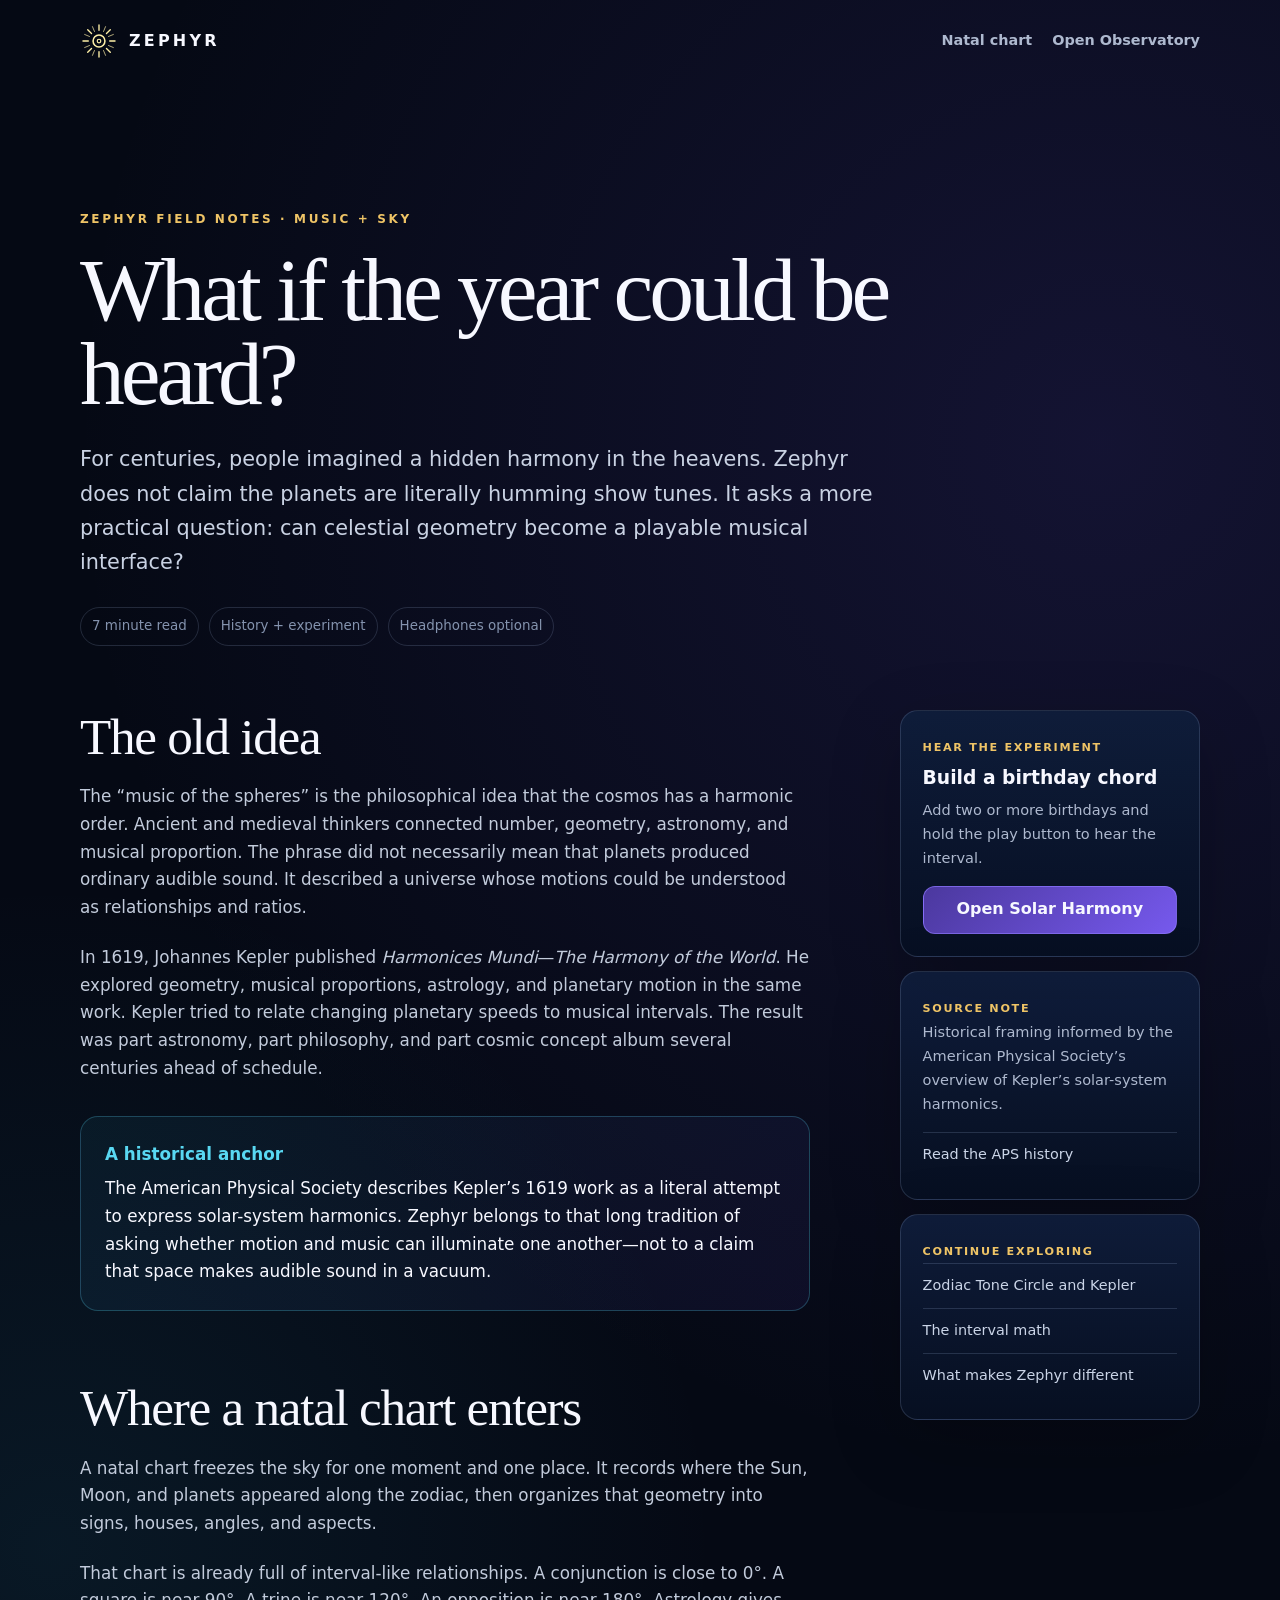
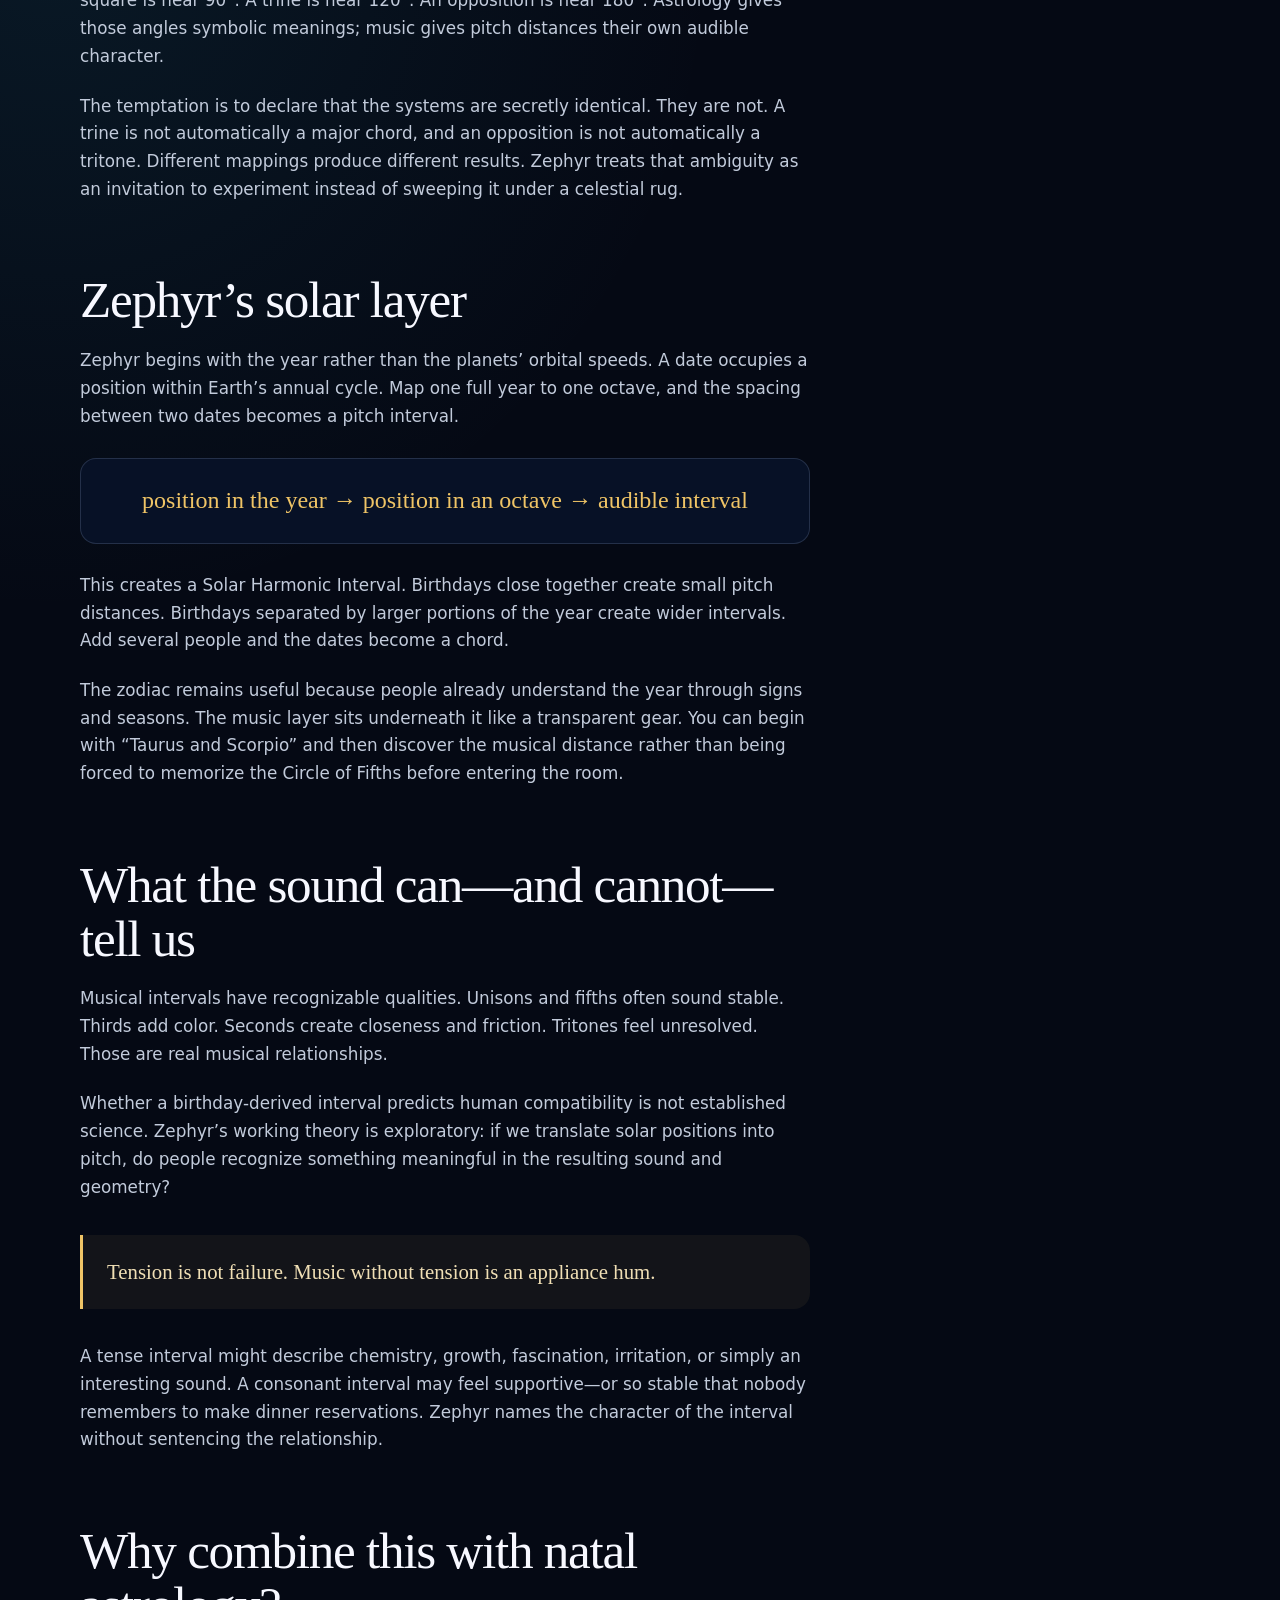
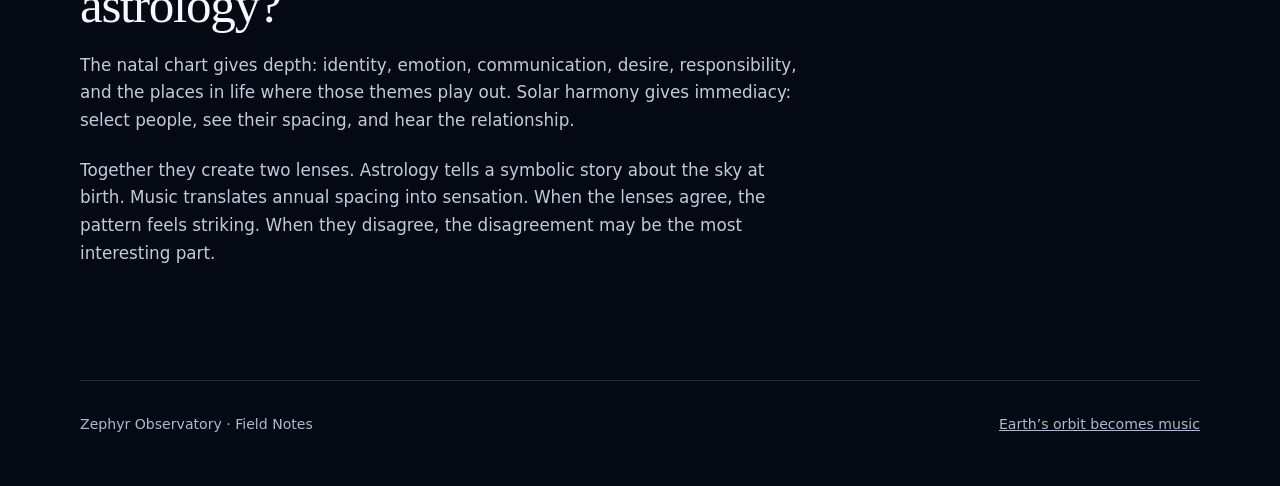
<file: music-of-the-spheres-natal-chart.html>
<!doctype html><html lang="en"><head><meta charset="utf-8"><meta name="viewport" content="width=device-width,initial-scale=1"><meta name="theme-color" content="#050914">
<title>Natal Charts and the Music of the Spheres | Zephyr</title><meta name="description" content="Explore the history behind the music of the spheres and how Zephyr turns the solar year into an interactive musical layer for natal astrology.">
<link rel="canonical" href="https://www.zephyr.guru/music-of-the-spheres-natal-chart.html"><meta name="robots" content="index,follow,max-image-preview:large,max-snippet:-1"><meta property="og:type" content="article"><meta property="og:site_name" content="Zephyr"><meta property="og:title" content="Natal Charts and the Music of the Spheres"><meta property="og:description" content="An old cosmic idea becomes an instrument you can actually hear."><meta property="og:image" content="https://www.zephyr.guru/zephyr-social-card.png"><link rel="icon" href="/zephyr-logo.svg" type="image/svg+xml"><link rel="stylesheet" href="/learn.css"><script src="/analytics.js" defer></script>
<script type="application/ld+json">{"@context":"https://schema.org","@type":"Article","headline":"Natal Charts and the Music of the Spheres","description":"The history of celestial harmony and Zephyr’s modern solar-year musical experiment.","datePublished":"2026-07-27","dateModified":"2026-07-27","author":{"@type":"Organization","name":"Zephyr Observatory"},"publisher":{"@type":"Organization","name":"Zephyr Observatory","url":"https://www.zephyr.guru/"},"mainEntityOfPage":"https://www.zephyr.guru/music-of-the-spheres-natal-chart.html","image":"https://www.zephyr.guru/zephyr-social-card.png"}</script></head>
<body><header class="shell site-head"><a class="brand" href="/"><img src="/zephyr-logo.svg" alt="">ZEPHYR</a><nav class="site-nav"><a href="/natal-chart.html">Natal chart</a><a href="/?view=natal">Open Observatory</a></nav></header>
<main class="shell"><header class="hero"><p class="eyebrow">Zephyr Field Notes · Music + sky</p><h1>What if the year could be heard?</h1><p class="dek">For centuries, people imagined a hidden harmony in the heavens. Zephyr does not claim the planets are literally humming show tunes. It asks a more practical question: can celestial geometry become a playable musical interface?</p><div class="byline"><span>7 minute read</span><span>History + experiment</span><span>Headphones optional</span></div></header>
<div class="article-layout"><article class="article">
<h2>The old idea</h2><p>The “music of the spheres” is the philosophical idea that the cosmos has a harmonic order. Ancient and medieval thinkers connected number, geometry, astronomy, and musical proportion. The phrase did not necessarily mean that planets produced ordinary audible sound. It described a universe whose motions could be understood as relationships and ratios.</p><p>In 1619, Johannes Kepler published <em>Harmonices Mundi</em>—<em>The Harmony of the World</em>. He explored geometry, musical proportions, astrology, and planetary motion in the same work. Kepler tried to relate changing planetary speeds to musical intervals. The result was part astronomy, part philosophy, and part cosmic concept album several centuries ahead of schedule.</p>
<div class="callout"><b>A historical anchor</b>The American Physical Society describes Kepler’s 1619 work as a literal attempt to express solar-system harmonics. Zephyr belongs to that long tradition of asking whether motion and music can illuminate one another—not to a claim that space makes audible sound in a vacuum.</div>
<h2>Where a natal chart enters</h2><p>A natal chart freezes the sky for one moment and one place. It records where the Sun, Moon, and planets appeared along the zodiac, then organizes that geometry into signs, houses, angles, and aspects.</p><p>That chart is already full of interval-like relationships. A conjunction is close to 0°. A square is near 90°. A trine is near 120°. An opposition is near 180°. Astrology gives those angles symbolic meanings; music gives pitch distances their own audible character.</p><p>The temptation is to declare that the systems are secretly identical. They are not. A trine is not automatically a major chord, and an opposition is not automatically a tritone. Different mappings produce different results. Zephyr treats that ambiguity as an invitation to experiment instead of sweeping it under a celestial rug.</p>
<h2>Zephyr’s solar layer</h2><p>Zephyr begins with the year rather than the planets’ orbital speeds. A date occupies a position within Earth’s annual cycle. Map one full year to one octave, and the spacing between two dates becomes a pitch interval.</p><span class="equation">position in the year → position in an octave → audible interval</span>
<p>This creates a Solar Harmonic Interval. Birthdays close together create small pitch distances. Birthdays separated by larger portions of the year create wider intervals. Add several people and the dates become a chord.</p><p>The zodiac remains useful because people already understand the year through signs and seasons. The music layer sits underneath it like a transparent gear. You can begin with “Taurus and Scorpio” and then discover the musical distance rather than being forced to memorize the Circle of Fifths before entering the room.</p>
<h2>What the sound can—and cannot—tell us</h2><p>Musical intervals have recognizable qualities. Unisons and fifths often sound stable. Thirds add color. Seconds create closeness and friction. Tritones feel unresolved. Those are real musical relationships.</p><p>Whether a birthday-derived interval predicts human compatibility is not established science. Zephyr’s working theory is exploratory: if we translate solar positions into pitch, do people recognize something meaningful in the resulting sound and geometry?</p><blockquote>Tension is not failure. Music without tension is an appliance hum.</blockquote>
<p>A tense interval might describe chemistry, growth, fascination, irritation, or simply an interesting sound. A consonant interval may feel supportive—or so stable that nobody remembers to make dinner reservations. Zephyr names the character of the interval without sentencing the relationship.</p>
<h2>Why combine this with natal astrology?</h2><p>The natal chart gives depth: identity, emotion, communication, desire, responsibility, and the places in life where those themes play out. Solar harmony gives immediacy: select people, see their spacing, and hear the relationship.</p><p>Together they create two lenses. Astrology tells a symbolic story about the sky at birth. Music translates annual spacing into sensation. When the lenses agree, the pattern feels striking. When they disagree, the disagreement may be the most interesting part.</p>
</article><aside class="aside"><div class="aside-card"><small>Hear the experiment</small><h3>Build a birthday chord</h3><p>Add two or more birthdays and hold the play button to hear the interval.</p><a class="button" href="/?view=solar">Open Solar Harmony</a></div><div class="aside-card"><small>Source note</small><p>Historical framing informed by the American Physical Society’s overview of Kepler’s solar-system harmonics.</p><a class="text-link" href="https://www.aps.org/publications/apsnews/201905/history.cfm" rel="noopener">Read the APS history</a></div><div class="aside-card"><small>Continue exploring</small><a class="text-link" href="/zodiac-tone-circle.html">Zodiac Tone Circle and Kepler</a><a class="text-link" href="/birthday-musical-intervals.html">The interval math</a><a class="text-link" href="/what-makes-zephyr-different.html">What makes Zephyr different</a></div></aside></div></main>
<footer class="shell footer"><span>Zephyr Observatory · Field Notes</span><a href="/">Earth’s orbit becomes music</a></footer></body></html>
</file>
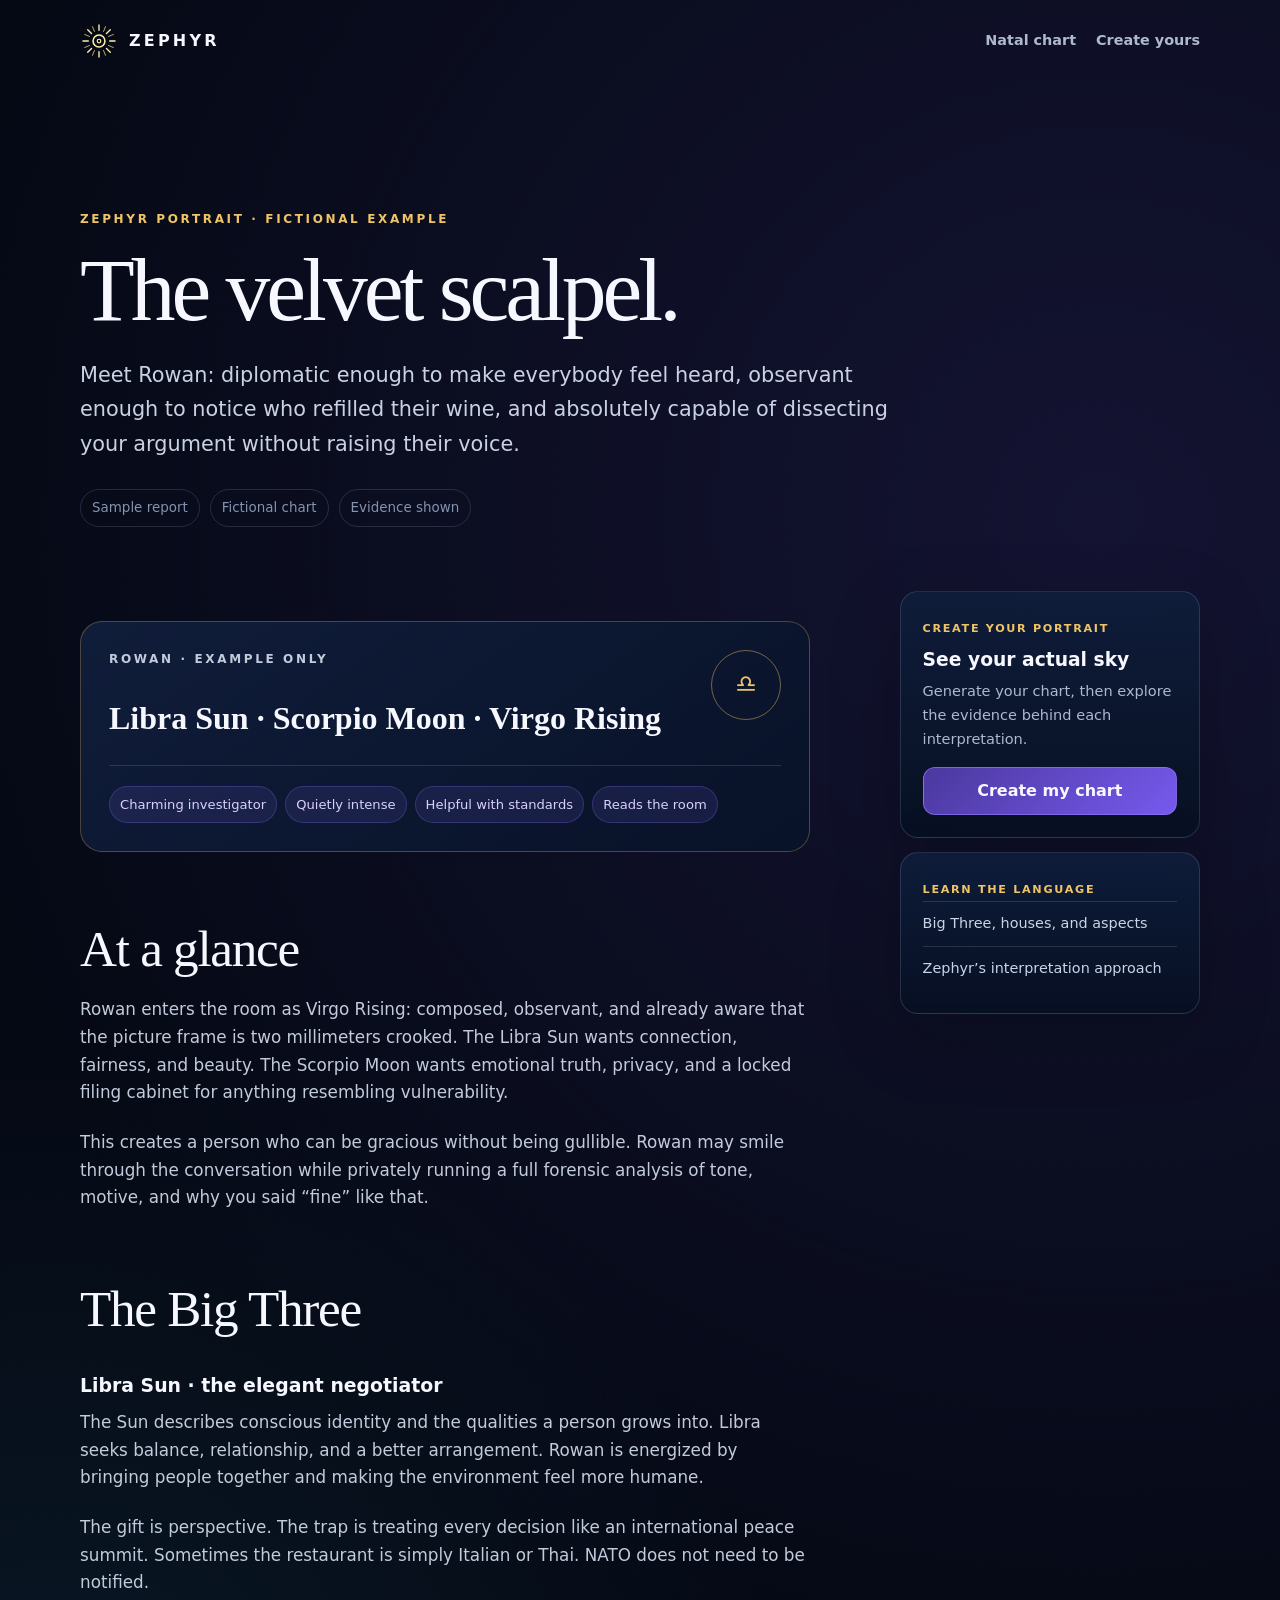
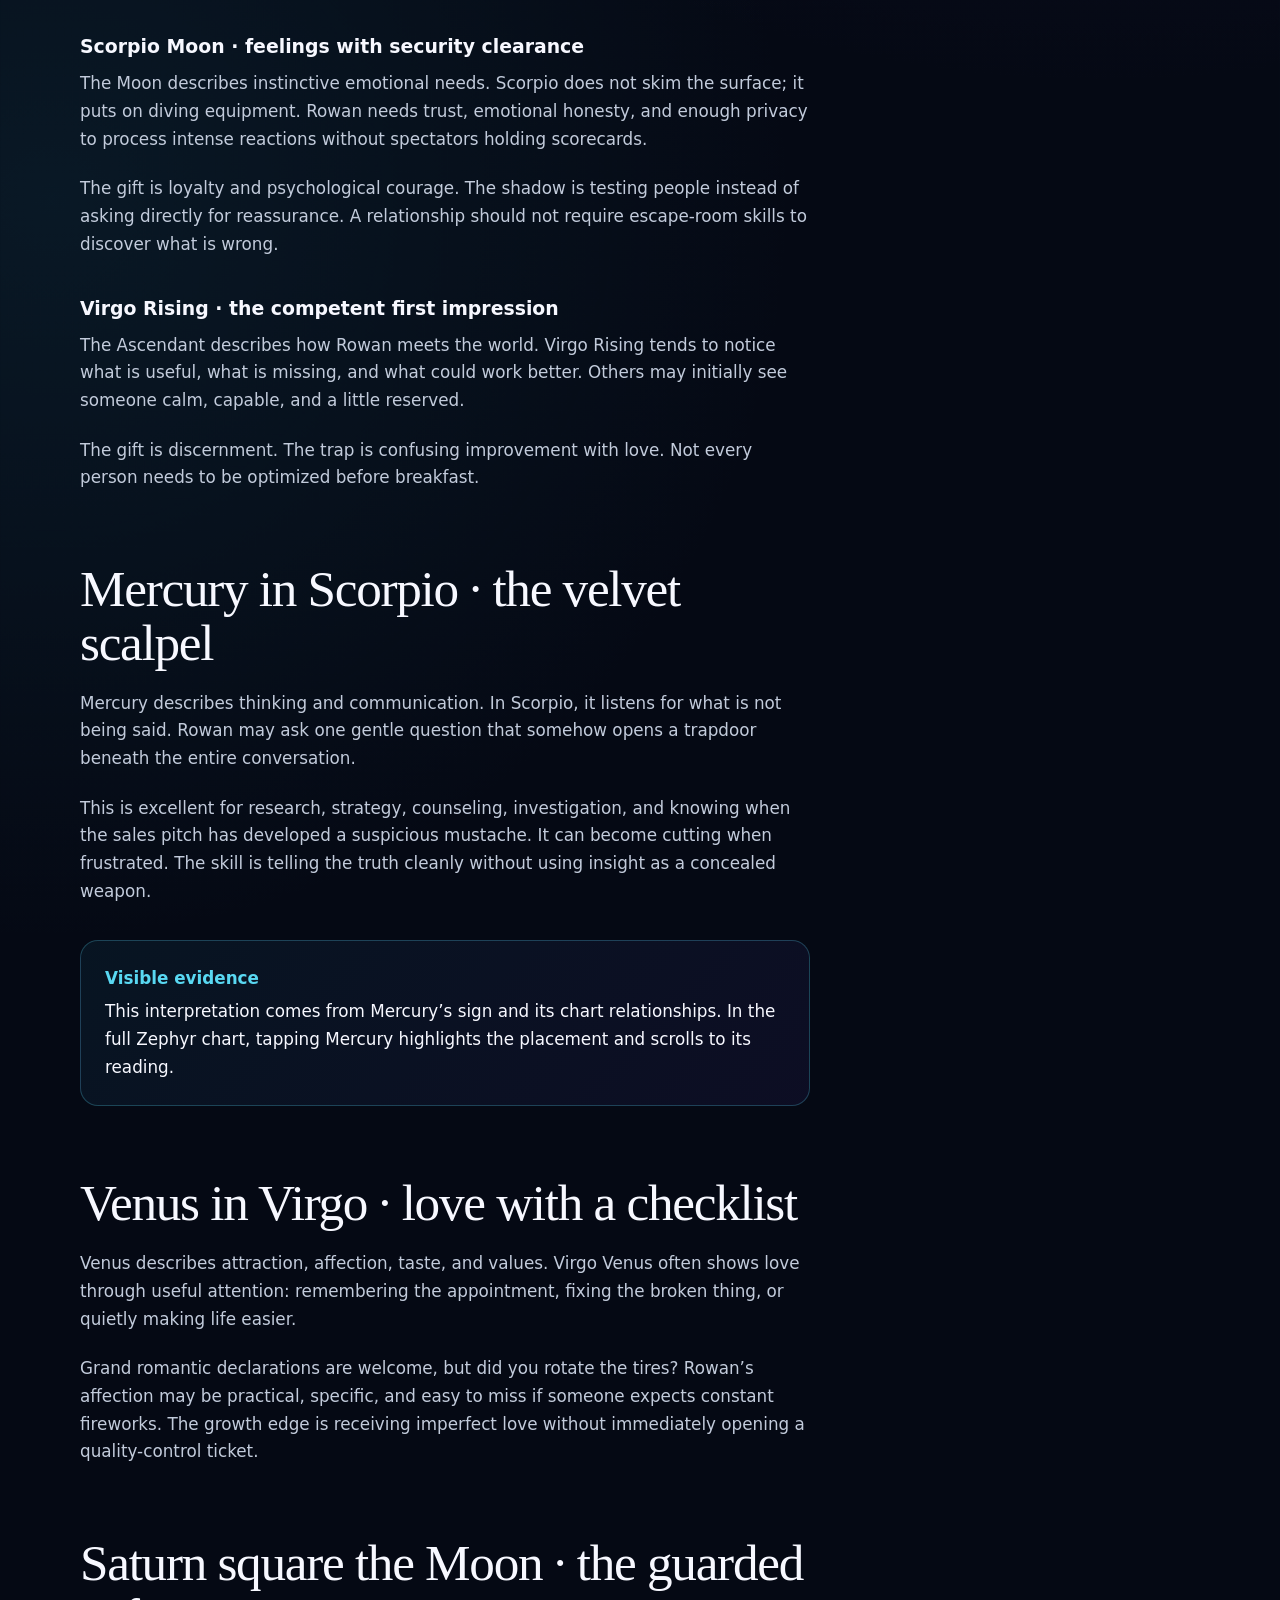
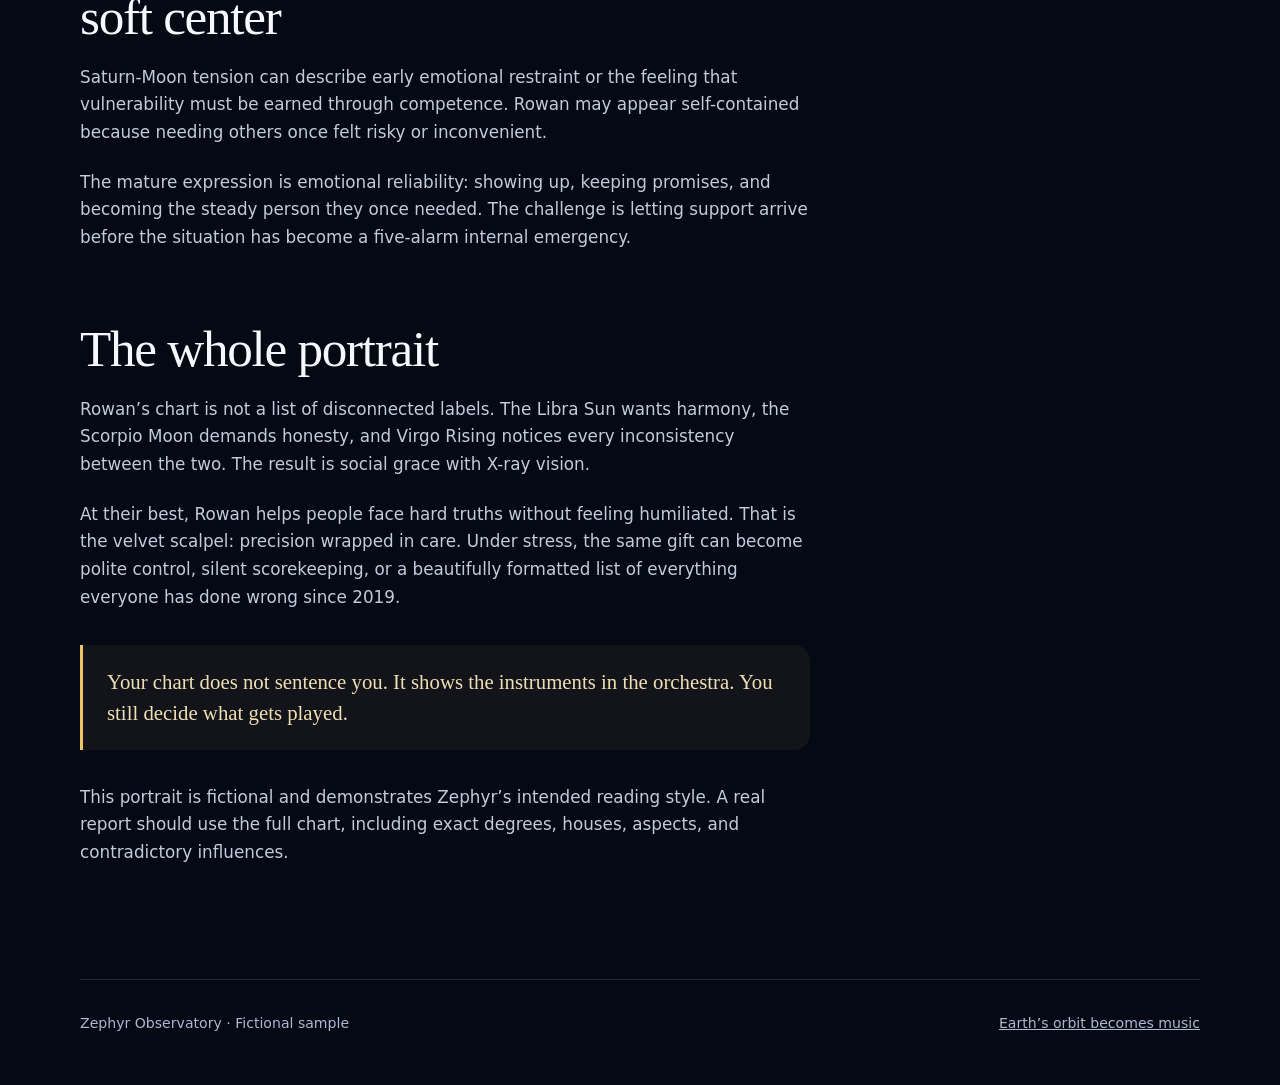
<file: natal-chart-example.html>
<!doctype html><html lang="en"><head><meta charset="utf-8"><meta name="viewport" content="width=device-width,initial-scale=1"><meta name="theme-color" content="#050914">
<title>Example Natal Chart Reading: The Velvet Scalpel | Zephyr</title><meta name="description" content="Read an original Zephyr sample natal portrait showing how planets, houses, aspects, humor, and visible chart evidence become an approachable story.">
<link rel="canonical" href="https://www.zephyr.guru/natal-chart-example.html"><meta name="robots" content="index,follow,max-image-preview:large,max-snippet:-1"><meta property="og:type" content="article"><meta property="og:site_name" content="Zephyr"><meta property="og:title" content="Example Natal Chart Reading: The Velvet Scalpel"><meta property="og:description" content="A fictional sample portrait: warm, honest, playful, and grounded in chart evidence."><meta property="og:image" content="https://www.zephyr.guru/zephyr-social-card.png"><link rel="icon" href="/zephyr-logo.svg" type="image/svg+xml"><link rel="stylesheet" href="/learn.css"><script src="/analytics.js" defer></script>
<script type="application/ld+json">{"@context":"https://schema.org","@type":"Article","headline":"Example Natal Chart Reading: The Velvet Scalpel","description":"A fictional Zephyr natal portrait demonstrating evidence-based, approachable astrology interpretation.","datePublished":"2026-07-27","dateModified":"2026-07-27","author":{"@type":"Organization","name":"Zephyr Observatory"},"publisher":{"@type":"Organization","name":"Zephyr Observatory","url":"https://www.zephyr.guru/"},"mainEntityOfPage":"https://www.zephyr.guru/natal-chart-example.html","image":"https://www.zephyr.guru/zephyr-social-card.png"}</script></head>
<body><header class="shell site-head"><a class="brand" href="/"><img src="/zephyr-logo.svg" alt="">ZEPHYR</a><nav class="site-nav"><a href="/natal-chart.html">Natal chart</a><a href="/?view=natal">Create yours</a></nav></header>
<main class="shell"><header class="hero"><p class="eyebrow">Zephyr Portrait · Fictional example</p><h1>The velvet scalpel.</h1><p class="dek">Meet Rowan: diplomatic enough to make everybody feel heard, observant enough to notice who refilled their wine, and absolutely capable of dissecting your argument without raising their voice.</p><div class="byline"><span>Sample report</span><span>Fictional chart</span><span>Evidence shown</span></div></header>
<div class="article-layout"><article class="article">
<div class="profile-card"><header><div><p class="eyebrow">Rowan · Example only</p><h3>Libra Sun · Scorpio Moon · Virgo Rising</h3></div><div class="score">♎</div></header><div class="trait-row"><span>Charming investigator</span><span>Quietly intense</span><span>Helpful with standards</span><span>Reads the room</span></div></div>
<h2>At a glance</h2><p>Rowan enters the room as Virgo Rising: composed, observant, and already aware that the picture frame is two millimeters crooked. The Libra Sun wants connection, fairness, and beauty. The Scorpio Moon wants emotional truth, privacy, and a locked filing cabinet for anything resembling vulnerability.</p><p>This creates a person who can be gracious without being gullible. Rowan may smile through the conversation while privately running a full forensic analysis of tone, motive, and why you said “fine” like that.</p>
<h2>The Big Three</h2><h3>Libra Sun · the elegant negotiator</h3><p>The Sun describes conscious identity and the qualities a person grows into. Libra seeks balance, relationship, and a better arrangement. Rowan is energized by bringing people together and making the environment feel more humane.</p><p>The gift is perspective. The trap is treating every decision like an international peace summit. Sometimes the restaurant is simply Italian or Thai. NATO does not need to be notified.</p>
<h3>Scorpio Moon · feelings with security clearance</h3><p>The Moon describes instinctive emotional needs. Scorpio does not skim the surface; it puts on diving equipment. Rowan needs trust, emotional honesty, and enough privacy to process intense reactions without spectators holding scorecards.</p><p>The gift is loyalty and psychological courage. The shadow is testing people instead of asking directly for reassurance. A relationship should not require escape-room skills to discover what is wrong.</p>
<h3>Virgo Rising · the competent first impression</h3><p>The Ascendant describes how Rowan meets the world. Virgo Rising tends to notice what is useful, what is missing, and what could work better. Others may initially see someone calm, capable, and a little reserved.</p><p>The gift is discernment. The trap is confusing improvement with love. Not every person needs to be optimized before breakfast.</p>
<h2>Mercury in Scorpio · the velvet scalpel</h2><p>Mercury describes thinking and communication. In Scorpio, it listens for what is not being said. Rowan may ask one gentle question that somehow opens a trapdoor beneath the entire conversation.</p><p>This is excellent for research, strategy, counseling, investigation, and knowing when the sales pitch has developed a suspicious mustache. It can become cutting when frustrated. The skill is telling the truth cleanly without using insight as a concealed weapon.</p>
<div class="callout"><b>Visible evidence</b>This interpretation comes from Mercury’s sign and its chart relationships. In the full Zephyr chart, tapping Mercury highlights the placement and scrolls to its reading.</div>
<h2>Venus in Virgo · love with a checklist</h2><p>Venus describes attraction, affection, taste, and values. Virgo Venus often shows love through useful attention: remembering the appointment, fixing the broken thing, or quietly making life easier.</p><p>Grand romantic declarations are welcome, but did you rotate the tires? Rowan’s affection may be practical, specific, and easy to miss if someone expects constant fireworks. The growth edge is receiving imperfect love without immediately opening a quality-control ticket.</p>
<h2>Saturn square the Moon · the guarded soft center</h2><p>Saturn-Moon tension can describe early emotional restraint or the feeling that vulnerability must be earned through competence. Rowan may appear self-contained because needing others once felt risky or inconvenient.</p><p>The mature expression is emotional reliability: showing up, keeping promises, and becoming the steady person they once needed. The challenge is letting support arrive before the situation has become a five-alarm internal emergency.</p>
<h2>The whole portrait</h2><p>Rowan’s chart is not a list of disconnected labels. The Libra Sun wants harmony, the Scorpio Moon demands honesty, and Virgo Rising notices every inconsistency between the two. The result is social grace with X-ray vision.</p><p>At their best, Rowan helps people face hard truths without feeling humiliated. That is the velvet scalpel: precision wrapped in care. Under stress, the same gift can become polite control, silent scorekeeping, or a beautifully formatted list of everything everyone has done wrong since 2019.</p><blockquote>Your chart does not sentence you. It shows the instruments in the orchestra. You still decide what gets played.</blockquote>
<p>This portrait is fictional and demonstrates Zephyr’s intended reading style. A real report should use the full chart, including exact degrees, houses, aspects, and contradictory influences.</p>
</article><aside class="aside"><div class="aside-card"><small>Create your portrait</small><h3>See your actual sky</h3><p>Generate your chart, then explore the evidence behind each interpretation.</p><a class="button" href="/?view=natal">Create my chart</a></div><div class="aside-card"><small>Learn the language</small><a class="text-link" href="/natal-chart-guide.html">Big Three, houses, and aspects</a><a class="text-link" href="/what-makes-zephyr-different.html">Zephyr’s interpretation approach</a></div></aside></div></main>
<footer class="shell footer"><span>Zephyr Observatory · Fictional sample</span><a href="/">Earth’s orbit becomes music</a></footer></body></html>
</file>
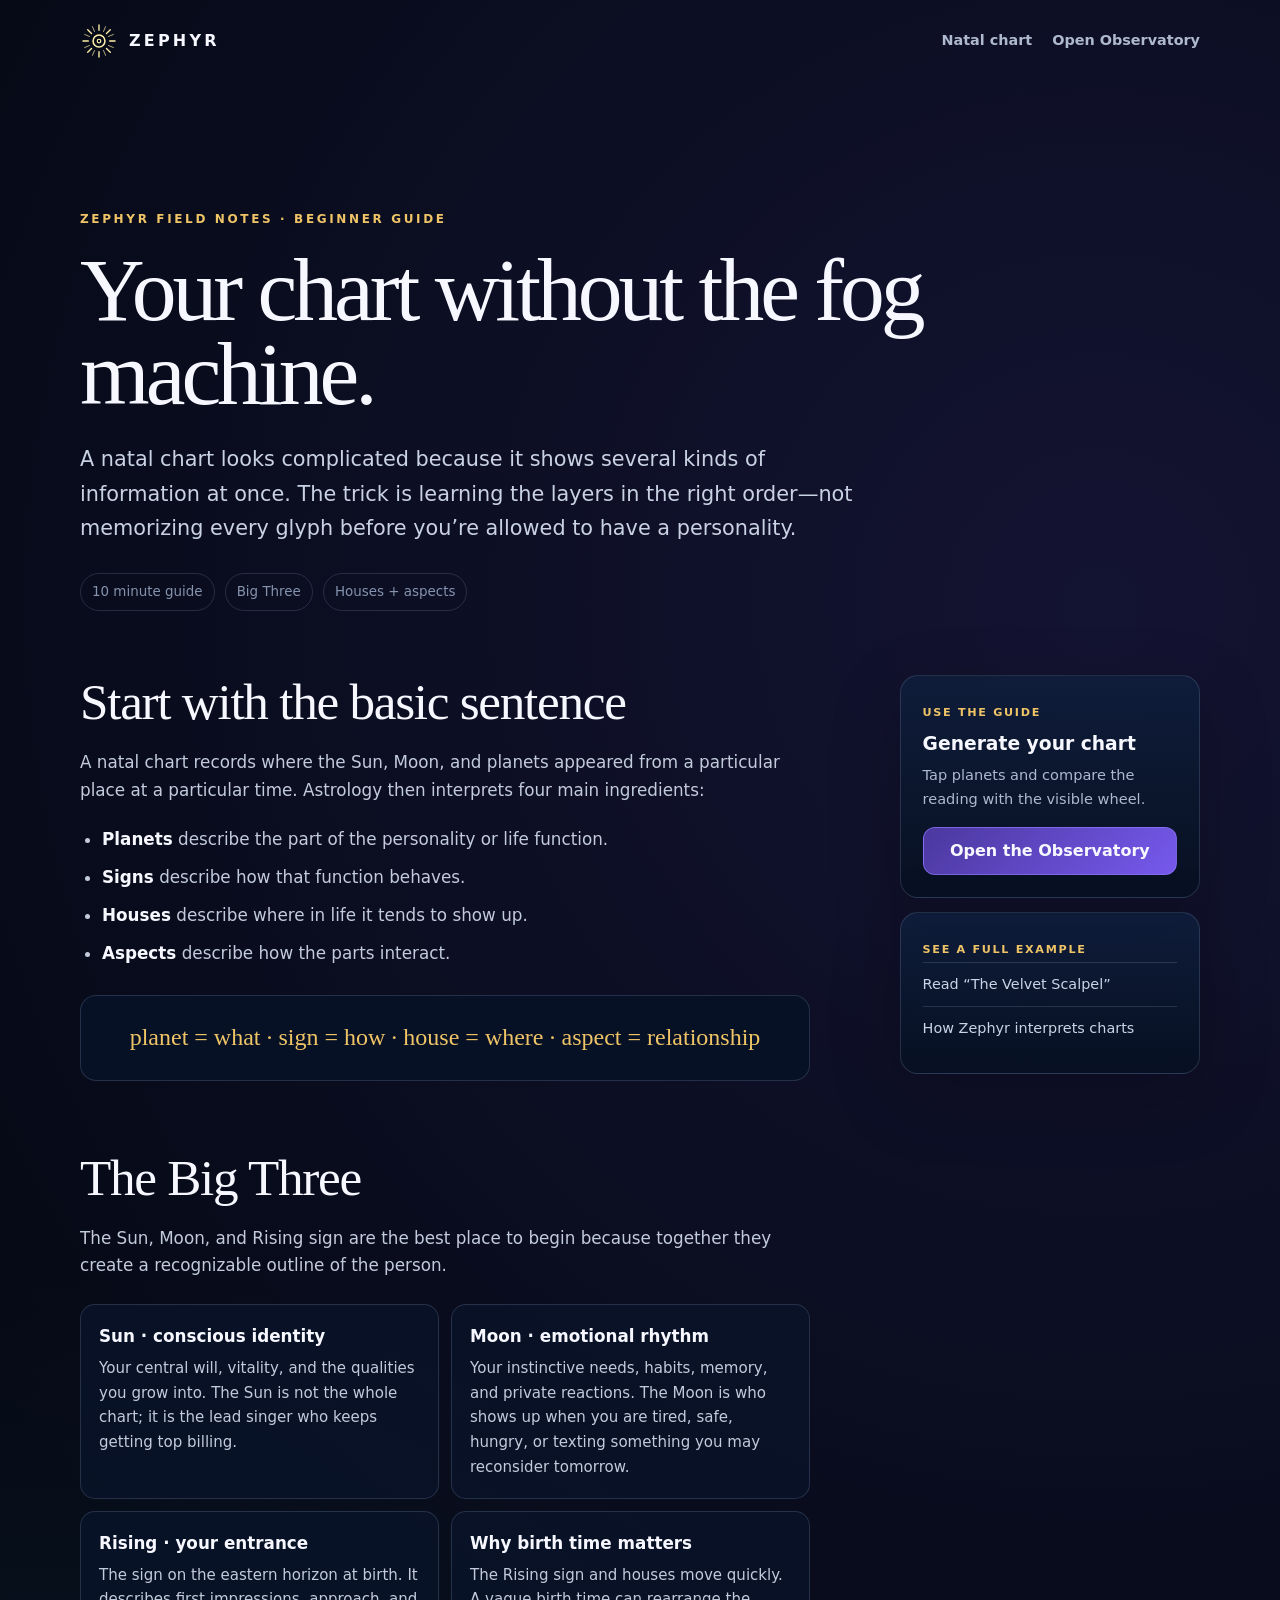
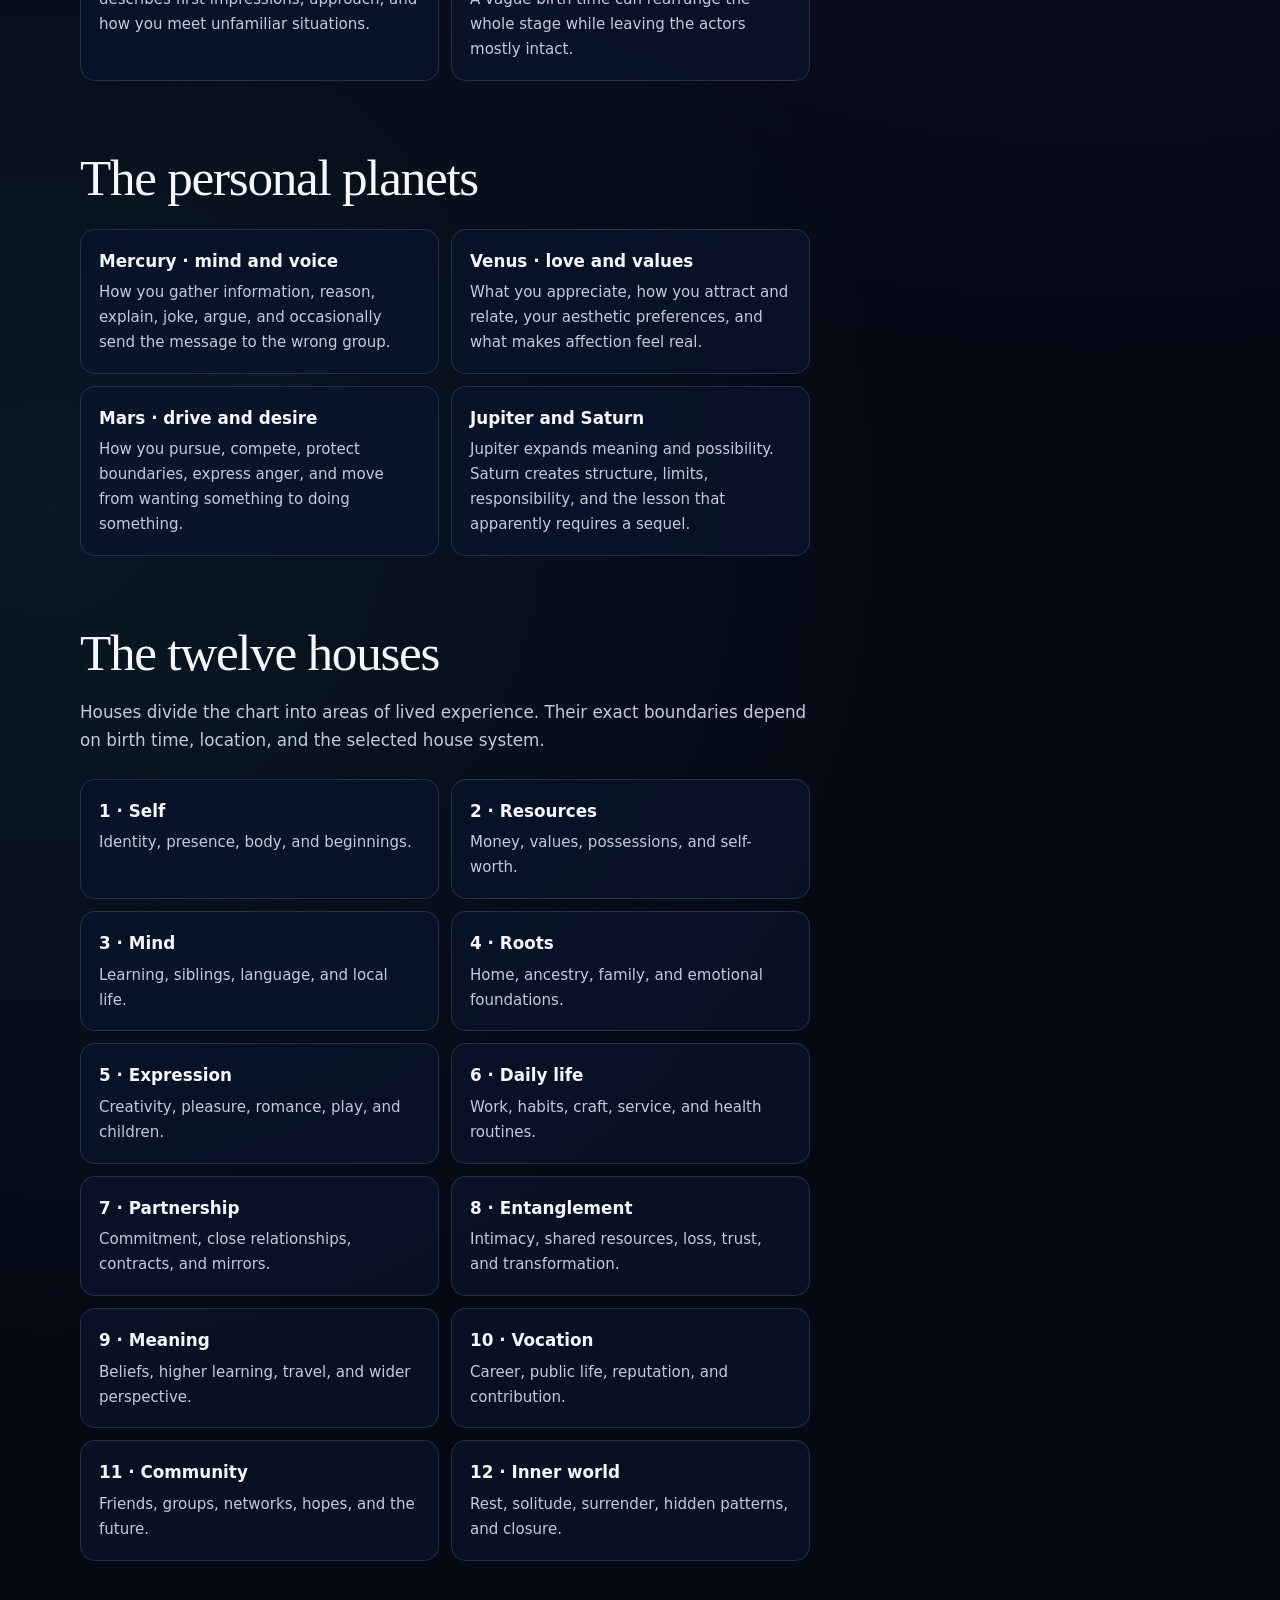
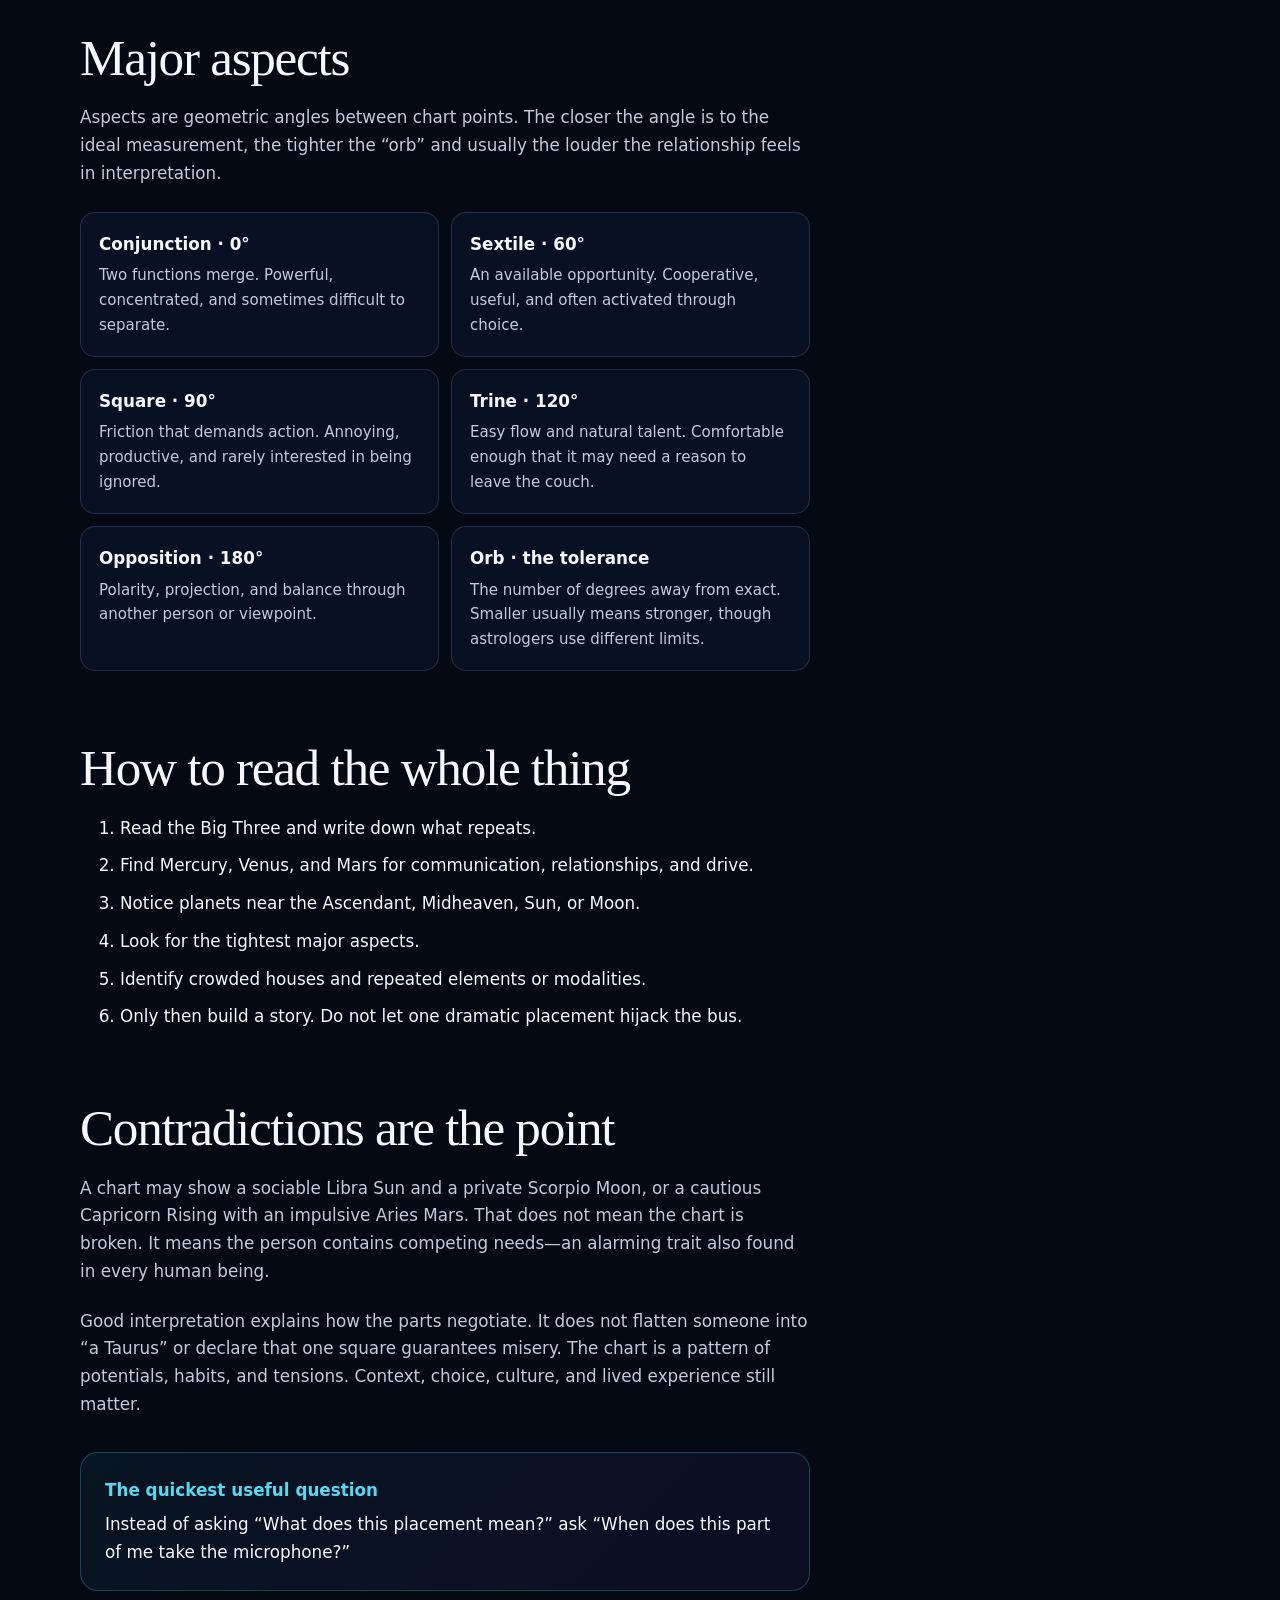
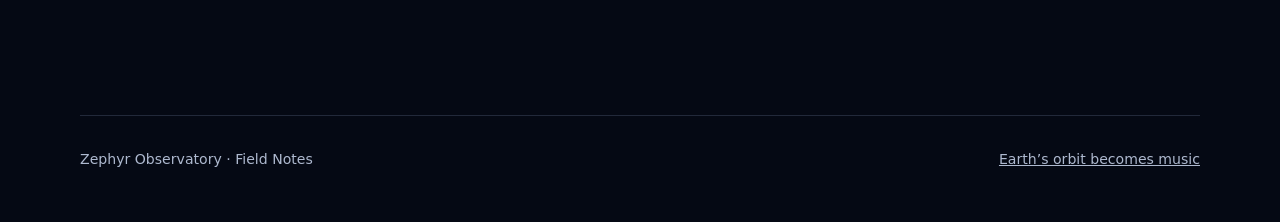
<file: natal-chart-guide.html>
<!doctype html><html lang="en"><head><meta charset="utf-8"><meta name="viewport" content="width=device-width,initial-scale=1"><meta name="theme-color" content="#050914">
<title>Natal Chart Guide: Big Three, Houses and Aspects | Zephyr</title><meta name="description" content="A plain-language beginner guide to reading your Sun, Moon, Rising sign, twelve houses, planets, and major natal aspects without drowning in jargon.">
<link rel="canonical" href="https://www.zephyr.guru/natal-chart-guide.html"><meta name="robots" content="index,follow,max-image-preview:large,max-snippet:-1"><meta property="og:type" content="article"><meta property="og:site_name" content="Zephyr"><meta property="og:title" content="Natal Chart Guide: Big Three, Houses and Aspects"><meta property="og:description" content="Your chart explained like a person, not an instruction manual."><meta property="og:image" content="https://www.zephyr.guru/zephyr-social-card.png"><link rel="icon" href="/zephyr-logo.svg" type="image/svg+xml"><link rel="stylesheet" href="/learn.css"><script src="/analytics.js" defer></script>
<script type="application/ld+json">{"@context":"https://schema.org","@type":"Article","headline":"Natal Chart Guide: Big Three, Houses and Aspects","description":"A beginner-friendly guide to the major parts of a natal chart.","datePublished":"2026-07-27","dateModified":"2026-07-27","author":{"@type":"Organization","name":"Zephyr Observatory"},"publisher":{"@type":"Organization","name":"Zephyr Observatory","url":"https://www.zephyr.guru/"},"mainEntityOfPage":"https://www.zephyr.guru/natal-chart-guide.html","image":"https://www.zephyr.guru/zephyr-social-card.png"}</script></head>
<body><header class="shell site-head"><a class="brand" href="/"><img src="/zephyr-logo.svg" alt="">ZEPHYR</a><nav class="site-nav"><a href="/natal-chart.html">Natal chart</a><a href="/?view=natal">Open Observatory</a></nav></header>
<main class="shell"><header class="hero"><p class="eyebrow">Zephyr Field Notes · Beginner guide</p><h1>Your chart without the fog machine.</h1><p class="dek">A natal chart looks complicated because it shows several kinds of information at once. The trick is learning the layers in the right order—not memorizing every glyph before you’re allowed to have a personality.</p><div class="byline"><span>10 minute guide</span><span>Big Three</span><span>Houses + aspects</span></div></header>
<div class="article-layout"><article class="article">
<h2>Start with the basic sentence</h2><p>A natal chart records where the Sun, Moon, and planets appeared from a particular place at a particular time. Astrology then interprets four main ingredients:</p><ul><li><strong>Planets</strong> describe the part of the personality or life function.</li><li><strong>Signs</strong> describe how that function behaves.</li><li><strong>Houses</strong> describe where in life it tends to show up.</li><li><strong>Aspects</strong> describe how the parts interact.</li></ul>
<span class="equation">planet = what · sign = how · house = where · aspect = relationship</span>
<h2>The Big Three</h2><p>The Sun, Moon, and Rising sign are the best place to begin because together they create a recognizable outline of the person.</p><div class="sign-grid"><div class="mini"><b>Sun · conscious identity</b><p>Your central will, vitality, and the qualities you grow into. The Sun is not the whole chart; it is the lead singer who keeps getting top billing.</p></div><div class="mini"><b>Moon · emotional rhythm</b><p>Your instinctive needs, habits, memory, and private reactions. The Moon is who shows up when you are tired, safe, hungry, or texting something you may reconsider tomorrow.</p></div><div class="mini"><b>Rising · your entrance</b><p>The sign on the eastern horizon at birth. It describes first impressions, approach, and how you meet unfamiliar situations.</p></div><div class="mini"><b>Why birth time matters</b><p>The Rising sign and houses move quickly. A vague birth time can rearrange the whole stage while leaving the actors mostly intact.</p></div></div>
<h2>The personal planets</h2><div class="sign-grid"><div class="mini"><b>Mercury · mind and voice</b><p>How you gather information, reason, explain, joke, argue, and occasionally send the message to the wrong group.</p></div><div class="mini"><b>Venus · love and values</b><p>What you appreciate, how you attract and relate, your aesthetic preferences, and what makes affection feel real.</p></div><div class="mini"><b>Mars · drive and desire</b><p>How you pursue, compete, protect boundaries, express anger, and move from wanting something to doing something.</p></div><div class="mini"><b>Jupiter and Saturn</b><p>Jupiter expands meaning and possibility. Saturn creates structure, limits, responsibility, and the lesson that apparently requires a sequel.</p></div></div>
<h2>The twelve houses</h2><p>Houses divide the chart into areas of lived experience. Their exact boundaries depend on birth time, location, and the selected house system.</p><div class="house-grid"><div class="mini"><b>1 · Self</b><p>Identity, presence, body, and beginnings.</p></div><div class="mini"><b>2 · Resources</b><p>Money, values, possessions, and self-worth.</p></div><div class="mini"><b>3 · Mind</b><p>Learning, siblings, language, and local life.</p></div><div class="mini"><b>4 · Roots</b><p>Home, ancestry, family, and emotional foundations.</p></div><div class="mini"><b>5 · Expression</b><p>Creativity, pleasure, romance, play, and children.</p></div><div class="mini"><b>6 · Daily life</b><p>Work, habits, craft, service, and health routines.</p></div><div class="mini"><b>7 · Partnership</b><p>Commitment, close relationships, contracts, and mirrors.</p></div><div class="mini"><b>8 · Entanglement</b><p>Intimacy, shared resources, loss, trust, and transformation.</p></div><div class="mini"><b>9 · Meaning</b><p>Beliefs, higher learning, travel, and wider perspective.</p></div><div class="mini"><b>10 · Vocation</b><p>Career, public life, reputation, and contribution.</p></div><div class="mini"><b>11 · Community</b><p>Friends, groups, networks, hopes, and the future.</p></div><div class="mini"><b>12 · Inner world</b><p>Rest, solitude, surrender, hidden patterns, and closure.</p></div></div>
<h2>Major aspects</h2><p>Aspects are geometric angles between chart points. The closer the angle is to the ideal measurement, the tighter the “orb” and usually the louder the relationship feels in interpretation.</p><div class="aspect-grid"><div class="mini"><b>Conjunction · 0°</b><p>Two functions merge. Powerful, concentrated, and sometimes difficult to separate.</p></div><div class="mini"><b>Sextile · 60°</b><p>An available opportunity. Cooperative, useful, and often activated through choice.</p></div><div class="mini"><b>Square · 90°</b><p>Friction that demands action. Annoying, productive, and rarely interested in being ignored.</p></div><div class="mini"><b>Trine · 120°</b><p>Easy flow and natural talent. Comfortable enough that it may need a reason to leave the couch.</p></div><div class="mini"><b>Opposition · 180°</b><p>Polarity, projection, and balance through another person or viewpoint.</p></div><div class="mini"><b>Orb · the tolerance</b><p>The number of degrees away from exact. Smaller usually means stronger, though astrologers use different limits.</p></div></div>
<h2>How to read the whole thing</h2><ol><li>Read the Big Three and write down what repeats.</li><li>Find Mercury, Venus, and Mars for communication, relationships, and drive.</li><li>Notice planets near the Ascendant, Midheaven, Sun, or Moon.</li><li>Look for the tightest major aspects.</li><li>Identify crowded houses and repeated elements or modalities.</li><li>Only then build a story. Do not let one dramatic placement hijack the bus.</li></ol>
<h2>Contradictions are the point</h2><p>A chart may show a sociable Libra Sun and a private Scorpio Moon, or a cautious Capricorn Rising with an impulsive Aries Mars. That does not mean the chart is broken. It means the person contains competing needs—an alarming trait also found in every human being.</p><p>Good interpretation explains how the parts negotiate. It does not flatten someone into “a Taurus” or declare that one square guarantees misery. The chart is a pattern of potentials, habits, and tensions. Context, choice, culture, and lived experience still matter.</p>
<div class="callout"><b>The quickest useful question</b>Instead of asking “What does this placement mean?” ask “When does this part of me take the microphone?”</div>
</article><aside class="aside"><div class="aside-card"><small>Use the guide</small><h3>Generate your chart</h3><p>Tap planets and compare the reading with the visible wheel.</p><a class="button" href="/?view=natal">Open the Observatory</a></div><div class="aside-card"><small>See a full example</small><a class="text-link" href="/natal-chart-example.html">Read “The Velvet Scalpel”</a><a class="text-link" href="/what-makes-zephyr-different.html">How Zephyr interprets charts</a></div></aside></div></main>
<footer class="shell footer"><span>Zephyr Observatory · Field Notes</span><a href="/">Earth’s orbit becomes music</a></footer></body></html>
</file>
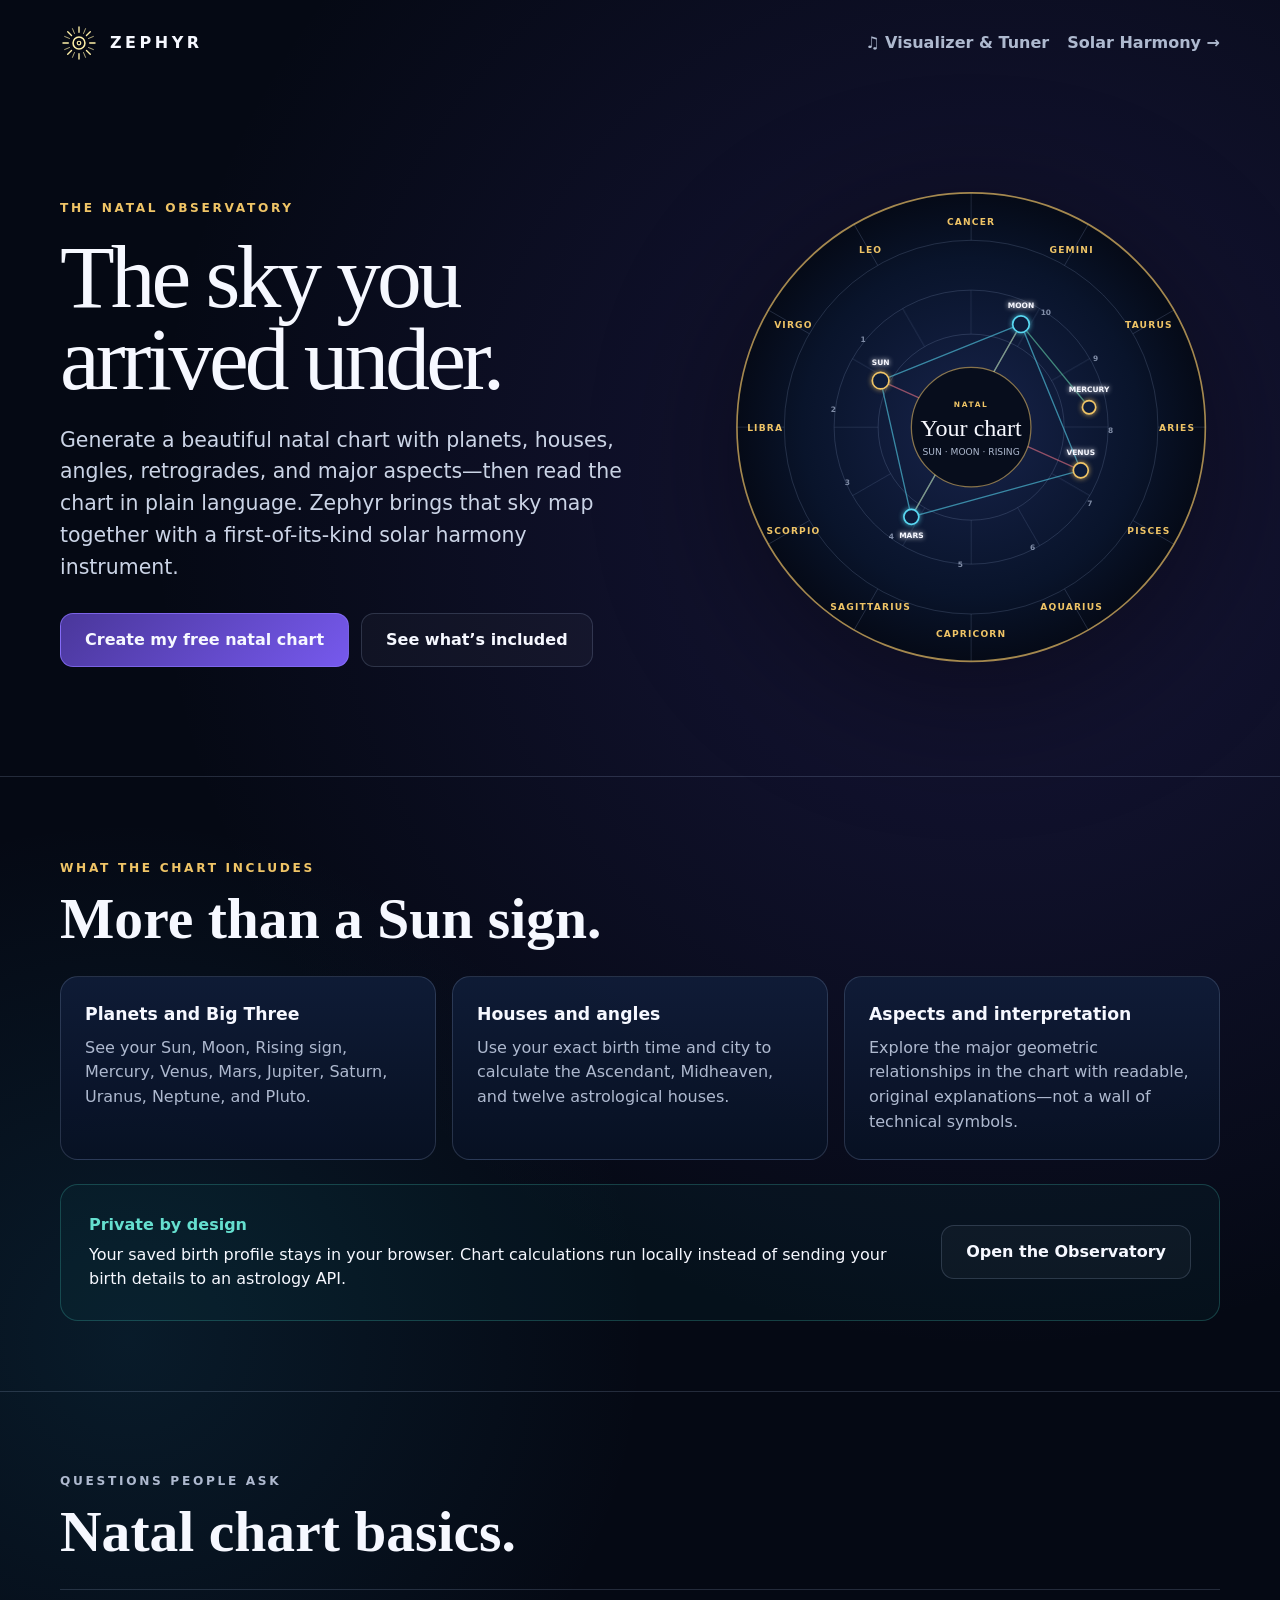
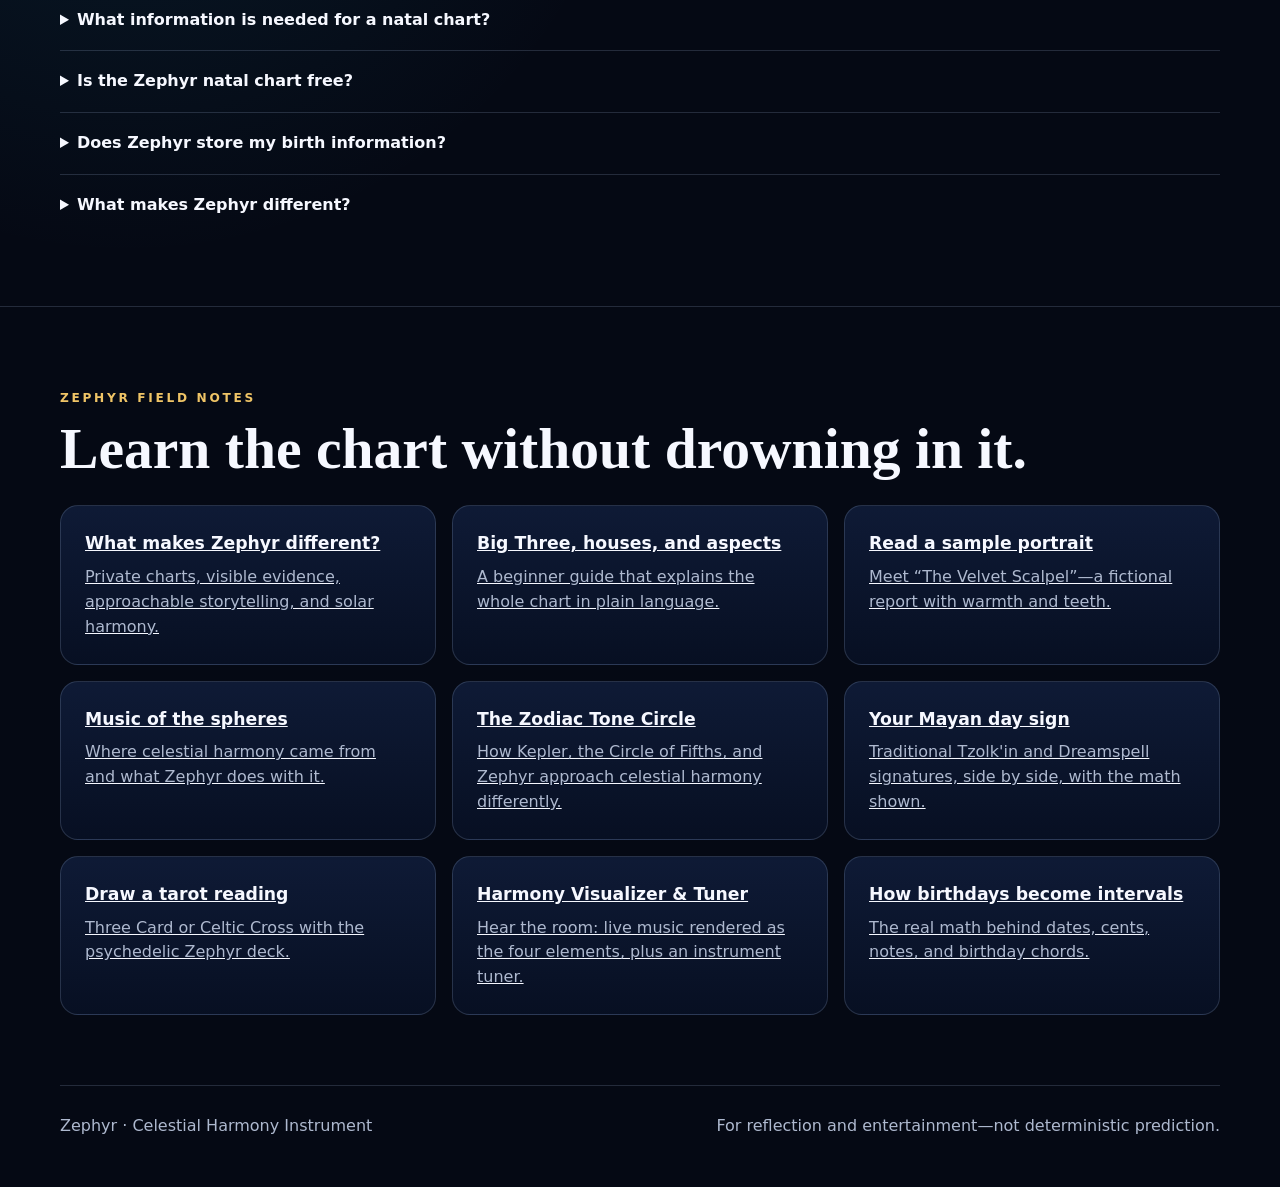
<file: natal-chart.html>
<!doctype html>
<html lang="en">
<head>
  <meta charset="utf-8">
  <meta name="viewport" content="width=device-width,initial-scale=1,viewport-fit=cover">
  <meta name="theme-color" content="#050914">
  <script async src="https://www.googletagmanager.com/gtag/js?id=G-0JSD84W2V2"></script>
  <script>
    window.dataLayer=window.dataLayer||[];
    function gtag(){dataLayer.push(arguments);}
    gtag('js',new Date());
    gtag('config','G-0JSD84W2V2',{anonymize_ip:true});
  </script>
  <title>Free Natal Chart with Houses, Aspects & Big Three | Zephyr</title>
  <meta name="description" content="Generate a free private natal chart with planets, houses, aspects, Rising sign and readable interpretations. Birth details stay in your browser.">
  <meta name="robots" content="index,follow,max-image-preview:large,max-snippet:-1,max-video-preview:-1">
  <link rel="canonical" href="https://www.zephyr.guru/natal-chart.html">
  <link rel="icon" href="/zephyr-logo.svg" type="image/svg+xml">
  <link rel="apple-touch-icon" href="/apple-touch-icon.png">
  <meta property="og:type" content="website">
  <meta property="og:site_name" content="Zephyr">
  <meta property="og:url" content="https://www.zephyr.guru/natal-chart.html">
  <meta property="og:title" content="Free Natal Chart | Zephyr Observatory">
  <meta property="og:description" content="Explore your planets, houses, aspects, Sun, Moon and Rising sign in a beautiful private browser-based natal chart.">
  <meta property="og:image" content="https://www.zephyr.guru/zephyr-social-card.png">
  <meta name="twitter:card" content="summary_large_image">
  <meta name="twitter:title" content="Free Natal Chart | Zephyr Observatory">
  <meta name="twitter:description" content="A beautiful private natal chart with houses, aspects, Big Three and readable interpretations.">
  <meta name="twitter:image" content="https://www.zephyr.guru/zephyr-social-card.png">
  <script type="application/ld+json">
  {
    "@context": "https://schema.org",
    "@graph": [
      {
        "@type": "WebPage",
        "@id": "https://www.zephyr.guru/natal-chart.html#page",
        "url": "https://www.zephyr.guru/natal-chart.html",
        "name": "Free Natal Chart with Houses, Aspects & Big Three",
        "description": "A free private natal chart generator with planets, houses, aspects, angles, retrogrades, and readable interpretations.",
        "isPartOf": {"@id": "https://www.zephyr.guru/#website"},
        "about": {"@id": "https://www.zephyr.guru/natal-chart.html#app"},
        "inLanguage": "en-US"
      },
      {
        "@type": "WebApplication",
        "@id": "https://www.zephyr.guru/natal-chart.html#app",
        "name": "Zephyr Natal Chart Observatory",
        "url": "https://www.zephyr.guru/?view=natal",
        "applicationCategory": "EducationalApplication",
        "operatingSystem": "Web",
        "browserRequirements": "Requires JavaScript",
        "description": "A first-of-its-kind interactive celestial observatory combining a private browser-generated natal chart, readable visual interpretation, and solar-year musical harmony.",
        "featureList": [
          "Sun, Moon, Mercury, Venus, Mars, Jupiter, Saturn, Uranus, Neptune, and Pluto",
          "Ascendant and Midheaven",
          "Twelve astrological houses",
          "Major natal aspects and retrogrades",
          "Big Three interpretation",
          "Multiple house systems",
          "Tropical and sidereal zodiac",
          "Local browser storage for birth profiles"
        ],
        "offers": {"@type": "Offer", "price": "0", "priceCurrency": "USD"}
      },
      {
        "@type": "FAQPage",
        "@id": "https://www.zephyr.guru/natal-chart.html#faq",
        "mainEntity": [
          {
            "@type": "Question",
            "name": "What information is needed for a natal chart?",
            "acceptedAnswer": {"@type": "Answer", "text": "A natal chart needs a birth date, exact local birth time, and birth city or coordinates. The time and location are needed to calculate the Ascendant, Midheaven, and houses."}
          },
          {
            "@type": "Question",
            "name": "Is the Zephyr natal chart free?",
            "acceptedAnswer": {"@type": "Answer", "text": "Yes. The Zephyr natal chart tool is free to use in a supported web browser."}
          },
          {
            "@type": "Question",
            "name": "Does Zephyr store birth information?",
            "acceptedAnswer": {"@type": "Answer", "text": "Saved birth profiles are stored locally in the visitor’s browser. Zephyr does not send birth details to a third-party astrology calculation API."}
          },
          {
            "@type": "Question",
            "name": "What makes Zephyr different from a standard natal chart?",
            "acceptedAnswer": {"@type": "Answer", "text": "Zephyr is presented as a first-of-its-kind interactive observatory combining a visual natal chart, readable interpretation, and solar harmony that maps birthday positions in the year to musical intervals."}
          }
        ]
      }
    ]
  }
  </script>
  <style>
    :root{color-scheme:dark;--bg:#050914;--panel:#0b1630;--line:rgba(176,198,239,.18);--gold:#efc466;--ink:#f6f8ff;--muted:#aeb9cf;--violet:#7257ee}
    *{box-sizing:border-box}html{background:var(--bg)}body{margin:0;color:var(--ink);background:radial-gradient(circle at 78% 18%,rgba(87,68,190,.22),transparent 34%),radial-gradient(circle at 10% 48%,rgba(33,150,190,.13),transparent 28%),var(--bg);font-family:Inter,ui-sans-serif,system-ui,-apple-system,BlinkMacSystemFont,"Segoe UI",sans-serif;line-height:1.55}
    a{color:inherit}.shell{width:min(1160px,calc(100% - 32px));margin:auto}.header{display:flex;align-items:center;justify-content:space-between;padding:24px 0}.brand{display:flex;align-items:center;gap:12px;text-decoration:none;letter-spacing:.22em;font-weight:900}.brand img{width:38px;height:38px}.back{color:var(--muted);text-decoration:none;font-weight:700}
    .hero{display:grid;grid-template-columns:minmax(0,1.08fr) minmax(360px,.92fr);gap:clamp(32px,6vw,80px);align-items:center;padding:70px 0 78px;min-height:690px}.eyebrow{color:var(--gold);font-size:.76rem;font-weight:900;letter-spacing:.22em;text-transform:uppercase}.hero h1{font-family:Georgia,serif;font-size:clamp(3.2rem,7vw,6.6rem);font-weight:500;line-height:.92;letter-spacing:-.045em;margin:18px 0 24px}.lead{font-size:clamp(1.05rem,2vw,1.28rem);color:#cbd4e6;max-width:720px}.actions{display:flex;flex-wrap:wrap;gap:12px;margin-top:30px}.button{display:inline-flex;justify-content:center;align-items:center;min-height:54px;padding:0 24px;border-radius:13px;text-decoration:none;font-weight:900;border:1px solid rgba(140,116,255,.7);background:linear-gradient(135deg,#4a379b,#7659ed)}.button.secondary{background:rgba(255,255,255,.03);border-color:var(--line)}
    .chart-card{position:relative;aspect-ratio:1;display:grid;place-items:center}.hero-chart{display:block;width:100%;height:100%;filter:drop-shadow(0 30px 70px rgba(0,0,0,.45))}.chart-ring{fill:#09142b;stroke:rgba(239,196,102,.68);stroke-width:2}.chart-band{fill:none;stroke:rgba(175,199,240,.2);stroke-width:1}.chart-sector{stroke:rgba(175,199,240,.19);stroke-width:1}.chart-sign{fill:#efc466;font:800 11px Inter,ui-sans-serif,system-ui,sans-serif;letter-spacing:1.4px;text-anchor:middle}.chart-house{fill:rgba(199,212,238,.62);font:700 9px Inter,ui-sans-serif,system-ui,sans-serif;text-anchor:middle}.chart-aspect{fill:none;stroke-linecap:round;stroke-width:1.6;opacity:.58}.chart-planet{fill:#101d3b;stroke:#efc466;stroke-width:2}.chart-planet.alt{stroke:#59d8f2}.chart-label{fill:#f7f8ff;font:800 9px Inter,ui-sans-serif,system-ui,sans-serif;text-anchor:middle}.chart-center{fill:#070d1c;stroke:rgba(239,196,102,.55);stroke-width:1.5}.chart-center-kicker{fill:#efc466;font:900 9px Inter,ui-sans-serif,system-ui,sans-serif;letter-spacing:2px;text-anchor:middle}.chart-center-title{fill:#f7f8ff;font:500 29px Georgia,serif;text-anchor:middle}.chart-center-sub{fill:#aeb9cf;font:500 11px Inter,ui-sans-serif,system-ui,sans-serif;text-anchor:middle}
    .section{padding:70px 0;border-top:1px solid var(--line)}.section h2{font-family:Georgia,serif;font-size:clamp(2.2rem,4.5vw,4rem);line-height:1;margin:12px 0 28px}.grid{display:grid;grid-template-columns:repeat(3,minmax(0,1fr));gap:16px}.card{padding:24px;border:1px solid var(--line);border-radius:18px;background:linear-gradient(180deg,rgba(16,29,57,.9),rgba(8,17,36,.9))}.card b{display:block;font-size:1.08rem;margin-bottom:8px}.card p,.faq p{color:var(--muted);margin:0}.privacy{display:grid;grid-template-columns:1fr auto;gap:24px;align-items:center;padding:28px;border:1px solid rgba(70,203,189,.25);border-radius:18px;background:rgba(22,116,112,.08);margin-top:24px}.privacy strong{display:block;color:#65dfcf;margin-bottom:5px}.faq details{padding:18px 0;border-top:1px solid var(--line)}.faq summary{cursor:pointer;font-weight:850}.faq p{padding-top:10px;max-width:840px}.footer{display:flex;justify-content:space-between;gap:20px;padding:28px 0 48px;color:var(--muted);border-top:1px solid var(--line)}
    @media(max-width:850px){.hero{grid-template-columns:1fr;padding-top:36px}.chart-card{width:min(520px,100%);margin:auto}.grid{grid-template-columns:1fr}.privacy{grid-template-columns:1fr}.footer{flex-direction:column}.header{padding:18px 0}.back{font-size:.88rem}}
  </style>
</head>
<body>
  <header class="shell header">
    <a class="brand" href="/"><img src="/zephyr-logo.svg" alt="">ZEPHYR</a>
    <a class="back" href="/harmony-visualizer.html" style="margin-left:auto;margin-right:18px">♫ Visualizer &amp; Tuner</a>
    <a class="back" href="/">Solar Harmony →</a>
  </header>
  <main>
    <section class="shell hero">
      <div>
        <p class="eyebrow">The Natal Observatory</p>
        <h1>The sky you arrived under.</h1>
        <p class="lead">Generate a beautiful natal chart with planets, houses, angles, retrogrades, and major aspects—then read the chart in plain language. Zephyr brings that sky map together with a first-of-its-kind solar harmony instrument.</p>
        <div class="actions">
          <a class="button" href="/?view=natal">Create my free natal chart</a>
          <a class="button secondary" href="#how-it-works">See what’s included</a>
        </div>
      </div>
      <div class="chart-card">
        <svg class="hero-chart" viewBox="0 0 600 600" role="img" aria-labelledby="heroChartTitle heroChartDesc">
          <title id="heroChartTitle">Stylized Zephyr natal chart</title>
          <desc id="heroChartDesc">A precise circular natal chart with twelve zodiac sectors, houses, planet markers, and aspect lines.</desc>
          <defs>
            <radialGradient id="heroChartBg"><stop offset="0" stop-color="#17234a"/><stop offset=".72" stop-color="#09142b"/><stop offset="1" stop-color="#050a17"/></radialGradient>
            <filter id="heroPlanetGlow"><feGaussianBlur stdDeviation="3" result="blur"/><feMerge><feMergeNode in="blur"/><feMergeNode in="SourceGraphic"/></feMerge></filter>
          </defs>
          <circle cx="300" cy="300" r="282" fill="url(#heroChartBg)" stroke="rgba(239,196,102,.68)" stroke-width="2"/>
          <circle class="chart-band" cx="300" cy="300" r="225"/>
          <circle class="chart-band" cx="300" cy="300" r="165"/>
          <circle class="chart-band" cx="300" cy="300" r="112"/>
          <g aria-hidden="true">
            <line class="chart-sector" x1="300" y1="18" x2="300" y2="75"/>
            <line class="chart-sector" x1="300" y1="18" x2="300" y2="75" transform="rotate(30 300 300)"/>
            <line class="chart-sector" x1="300" y1="18" x2="300" y2="75" transform="rotate(60 300 300)"/>
            <line class="chart-sector" x1="300" y1="18" x2="300" y2="75" transform="rotate(90 300 300)"/>
            <line class="chart-sector" x1="300" y1="18" x2="300" y2="75" transform="rotate(120 300 300)"/>
            <line class="chart-sector" x1="300" y1="18" x2="300" y2="75" transform="rotate(150 300 300)"/>
            <line class="chart-sector" x1="300" y1="18" x2="300" y2="75" transform="rotate(180 300 300)"/>
            <line class="chart-sector" x1="300" y1="18" x2="300" y2="75" transform="rotate(210 300 300)"/>
            <line class="chart-sector" x1="300" y1="18" x2="300" y2="75" transform="rotate(240 300 300)"/>
            <line class="chart-sector" x1="300" y1="18" x2="300" y2="75" transform="rotate(270 300 300)"/>
            <line class="chart-sector" x1="300" y1="18" x2="300" y2="75" transform="rotate(300 300 300)"/>
            <line class="chart-sector" x1="300" y1="18" x2="300" y2="75" transform="rotate(330 300 300)"/>
            <g opacity=".9">
              <line class="chart-sector" x1="300" y1="135" x2="300" y2="188"/>
              <line class="chart-sector" x1="300" y1="135" x2="300" y2="188" transform="rotate(30 300 300)"/>
              <line class="chart-sector" x1="300" y1="135" x2="300" y2="188" transform="rotate(60 300 300)"/>
              <line class="chart-sector" x1="300" y1="135" x2="300" y2="188" transform="rotate(90 300 300)"/>
              <line class="chart-sector" x1="300" y1="135" x2="300" y2="188" transform="rotate(120 300 300)"/>
              <line class="chart-sector" x1="300" y1="135" x2="300" y2="188" transform="rotate(150 300 300)"/>
              <line class="chart-sector" x1="300" y1="135" x2="300" y2="188" transform="rotate(180 300 300)"/>
              <line class="chart-sector" x1="300" y1="135" x2="300" y2="188" transform="rotate(210 300 300)"/>
              <line class="chart-sector" x1="300" y1="135" x2="300" y2="188" transform="rotate(240 300 300)"/>
              <line class="chart-sector" x1="300" y1="135" x2="300" y2="188" transform="rotate(270 300 300)"/>
              <line class="chart-sector" x1="300" y1="135" x2="300" y2="188" transform="rotate(300 300 300)"/>
              <line class="chart-sector" x1="300" y1="135" x2="300" y2="188" transform="rotate(330 300 300)"/>
            </g>
            <text class="chart-sign" x="548" y="305">ARIES</text><text class="chart-sign" x="514" y="181">TAURUS</text>
            <text class="chart-sign" x="421" y="90">GEMINI</text><text class="chart-sign" x="300" y="57">CANCER</text>
            <text class="chart-sign" x="179" y="90">LEO</text><text class="chart-sign" x="86" y="181">VIRGO</text>
            <text class="chart-sign" x="52" y="305">LIBRA</text><text class="chart-sign" x="86" y="429">SCORPIO</text>
            <text class="chart-sign" x="179" y="520">SAGITTARIUS</text><text class="chart-sign" x="300" y="553">CAPRICORN</text>
            <text class="chart-sign" x="421" y="520">AQUARIUS</text><text class="chart-sign" x="514" y="429">PISCES</text>
            <text class="chart-house" x="390" y="165">10</text><text class="chart-house" x="450" y="220">9</text>
            <text class="chart-house" x="468" y="307">8</text><text class="chart-house" x="443" y="395">7</text>
            <text class="chart-house" x="374" y="448">6</text><text class="chart-house" x="287" y="468">5</text>
            <text class="chart-house" x="204" y="435">4</text><text class="chart-house" x="151" y="370">3</text>
            <text class="chart-house" x="134" y="282">2</text><text class="chart-house" x="170" y="198">1</text>
            <path class="chart-aspect" stroke="#59d8f2" d="M191 244 L360 176 L432 352 L228 408 Z"/>
            <path class="chart-aspect" stroke="#f07687" d="M191 244 L432 352 M360 176 L228 408"/>
            <path class="chart-aspect" stroke="#66d6ad" d="M228 408 L360 176 L442 276"/>
            <g filter="url(#heroPlanetGlow)">
              <circle class="chart-planet" cx="191" cy="244" r="10"/><text class="chart-label" x="191" y="225">SUN</text>
              <circle class="chart-planet alt" cx="360" cy="176" r="10"/><text class="chart-label" x="360" y="157">MOON</text>
              <circle class="chart-planet" cx="432" cy="352" r="9"/><text class="chart-label" x="432" y="333">VENUS</text>
              <circle class="chart-planet alt" cx="228" cy="408" r="9"/><text class="chart-label" x="228" y="433">MARS</text>
              <circle class="chart-planet" cx="442" cy="276" r="8"/><text class="chart-label" x="442" y="258">MERCURY</text>
            </g>
          </g>
          <circle class="chart-center" cx="300" cy="300" r="72"/>
          <text class="chart-center-kicker" x="300" y="276">NATAL</text>
          <text class="chart-center-title" x="300" y="311">Your chart</text>
          <text class="chart-center-sub" x="300" y="334">SUN · MOON · RISING</text>
        </svg>
      </div>
    </section>
    <section class="section" id="how-it-works">
      <div class="shell">
        <p class="eyebrow">What the chart includes</p>
        <h2>More than a Sun sign.</h2>
        <div class="grid">
          <article class="card"><b>Planets and Big Three</b><p>See your Sun, Moon, Rising sign, Mercury, Venus, Mars, Jupiter, Saturn, Uranus, Neptune, and Pluto.</p></article>
          <article class="card"><b>Houses and angles</b><p>Use your exact birth time and city to calculate the Ascendant, Midheaven, and twelve astrological houses.</p></article>
          <article class="card"><b>Aspects and interpretation</b><p>Explore the major geometric relationships in the chart with readable, original explanations—not a wall of technical symbols.</p></article>
        </div>
        <div class="privacy"><div><strong>Private by design</strong><span>Your saved birth profile stays in your browser. Chart calculations run locally instead of sending your birth details to an astrology API.</span></div><a class="button secondary" href="/?view=natal">Open the Observatory</a></div>
      </div>
    </section>
    <section class="section faq" id="faq">
      <div class="shell">
        <p class="eyebrow">Questions people ask</p>
        <h2>Natal chart basics.</h2>
        <details><summary>What information is needed for a natal chart?</summary><p>Your birth date, exact local birth time, and birth city or coordinates. Time and location are essential for calculating the Rising sign, Midheaven, and houses.</p></details>
        <details><summary>Is the Zephyr natal chart free?</summary><p>Yes. The chart generator is free to use in a supported web browser.</p></details>
        <details><summary>Does Zephyr store my birth information?</summary><p>Saved profiles are stored locally in your browser. Zephyr does not send birth details to a third-party astrology calculation API.</p></details>
        <details><summary>What makes Zephyr different?</summary><p>Zephyr is a first-of-its-kind interactive observatory bringing together a visual natal chart, approachable interpretation, and a solar harmony instrument that turns birthday spacing into musical intervals.</p></details>
      </div>
    </section>
    <section class="section">
      <div class="shell">
        <p class="eyebrow">Zephyr Field Notes</p>
        <h2>Learn the chart without drowning in it.</h2>
        <div class="grid">
          <a class="card" href="/what-makes-zephyr-different.html"><b>What makes Zephyr different?</b><p>Private charts, visible evidence, approachable storytelling, and solar harmony.</p></a>
          <a class="card" href="/natal-chart-guide.html"><b>Big Three, houses, and aspects</b><p>A beginner guide that explains the whole chart in plain language.</p></a>
          <a class="card" href="/natal-chart-example.html"><b>Read a sample portrait</b><p>Meet “The Velvet Scalpel”—a fictional report with warmth and teeth.</p></a>
          <a class="card" href="/music-of-the-spheres-natal-chart.html"><b>Music of the spheres</b><p>Where celestial harmony came from and what Zephyr does with it.</p></a>
          <a class="card" href="/zodiac-tone-circle.html"><b>The Zodiac Tone Circle</b><p>How Kepler, the Circle of Fifths, and Zephyr approach celestial harmony differently.</p></a>
          <a class="card" href="/mayan.html"><b>Your Mayan day sign</b><p>Traditional Tzolk'in and Dreamspell signatures, side by side, with the math shown.</p></a>
          <a class="card" href="/tarot.html"><b>Draw a tarot reading</b><p>Three Card or Celtic Cross with the psychedelic Zephyr deck.</p></a>
          <a class="card" href="/harmony-visualizer.html"><b>Harmony Visualizer &amp; Tuner</b><p>Hear the room: live music rendered as the four elements, plus an instrument tuner.</p></a>
          <a class="card" href="/birthday-musical-intervals.html"><b>How birthdays become intervals</b><p>The real math behind dates, cents, notes, and birthday chords.</p></a>
        </div>
      </div>
    </section>
  </main>
  <footer class="shell footer"><span>Zephyr · Celestial Harmony Instrument</span><span>For reflection and entertainment—not deterministic prediction.</span></footer>
</body>
</html>
</file>
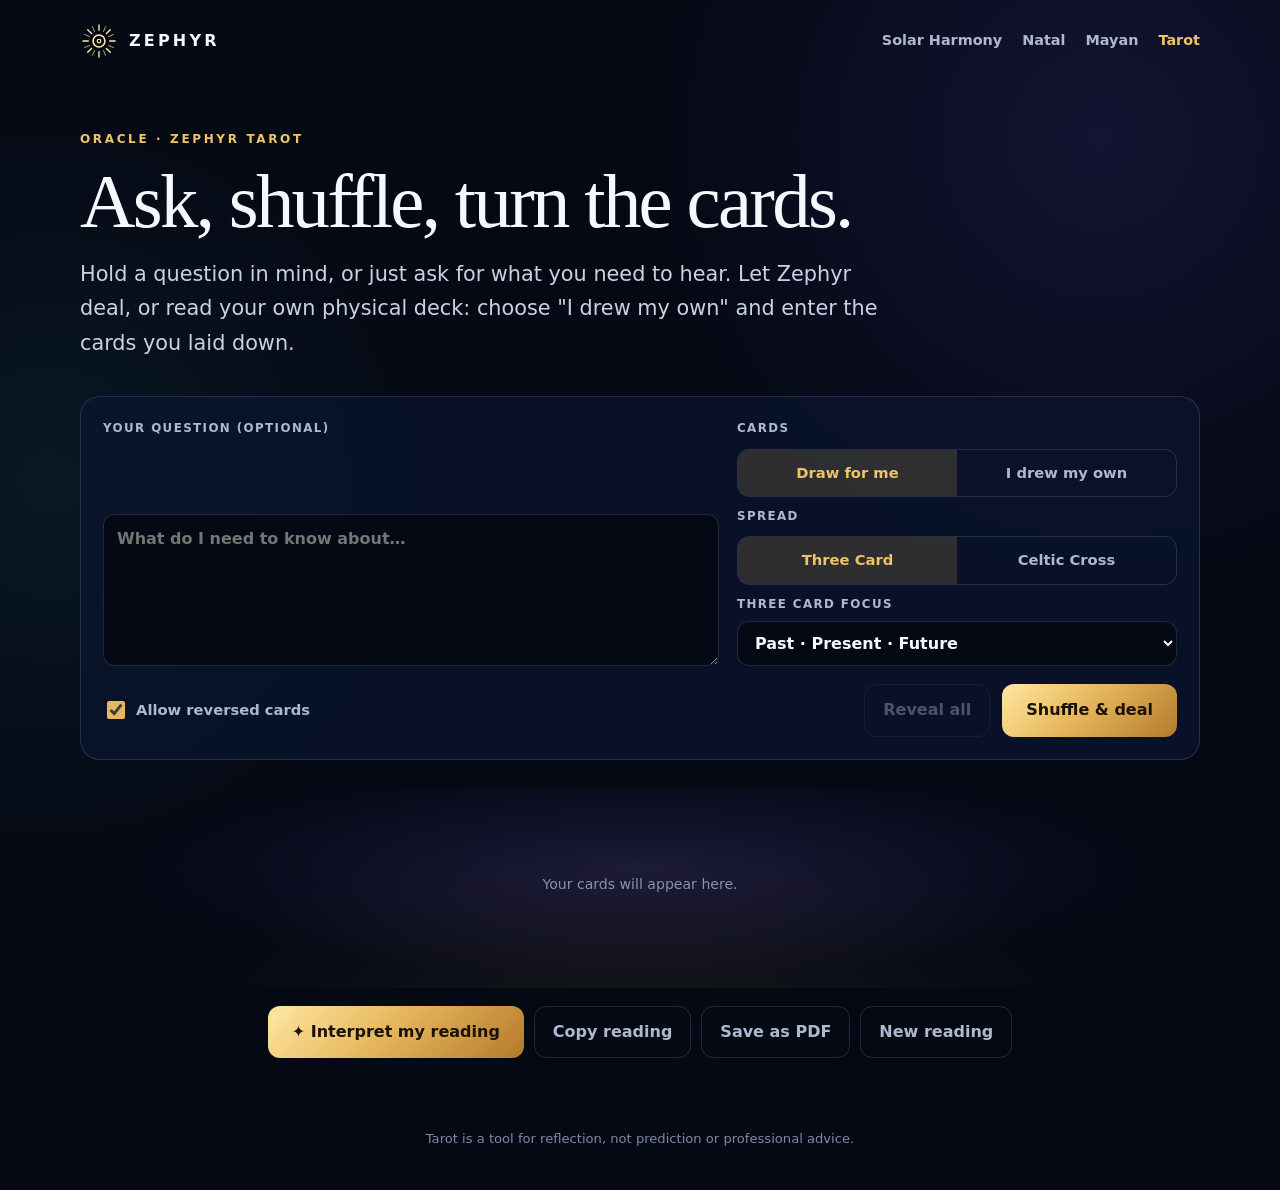
<file: tarot.html>
<!doctype html>
<html lang="en">
<head>
<meta charset="utf-8">
<meta name="viewport" content="width=device-width,initial-scale=1,viewport-fit=cover">
<meta name="theme-color" content="#050914">
<script src="/analytics.js"></script>
<title>Free Tarot Reading: Three Card &amp; Celtic Cross | Zephyr Oracle</title>
<meta name="description" content="Draw a free tarot reading with Zephyr's psychedelic 78-card deck. Choose a Three Card or Celtic Cross spread, flip each card, and read upright or reversed meanings.">
<meta name="robots" content="index,follow,max-image-preview:large">
<link rel="canonical" href="https://www.zephyr.guru/tarot.html">
<link rel="icon" href="/zephyr-logo.svg" type="image/svg+xml"><link rel="apple-touch-icon" href="/apple-touch-icon.png"><link rel="manifest" href="/site.webmanifest">
<meta property="og:type" content="website"><meta property="og:site_name" content="Zephyr">
<meta property="og:title" content="Free Tarot Reading | Zephyr Oracle">
<meta property="og:description" content="Shuffle, cut and flip your cards: Three Card and Celtic Cross spreads with a psychedelic Zephyr deck.">
<meta property="og:url" content="https://www.zephyr.guru/tarot.html"><meta property="og:image" content="https://www.zephyr.guru/zephyr-social-card.png">
<meta name="twitter:card" content="summary_large_image">
<link rel="stylesheet" href="/learn.css">
<style>
  .oracle-hero{padding:48px 0 18px;max-width:860px}
  .oracle-hero h1{font-family:Georgia,serif;font-size:clamp(2.6rem,6vw,4.8rem);font-weight:500;line-height:.98;letter-spacing:-.035em;margin:14px 0 18px}
  .site-nav a.active{color:var(--gold)}
  .controls{display:grid;grid-template-columns:1.4fr 1fr;gap:18px;padding:22px;border:1px solid var(--line);border-radius:20px;background:rgba(11,22,48,.7);margin:18px 0 28px}
  .controls label{display:grid;gap:7px;font-size:.74rem;font-weight:800;letter-spacing:.12em;text-transform:uppercase;color:var(--muted)}
  .controls textarea,.controls select{font:inherit;font-size:1rem;letter-spacing:0;text-transform:none;color:var(--ink);background:var(--bg);border:1px solid var(--line);border-radius:12px;padding:11px 13px}
  .controls textarea{resize:vertical;min-height:84px}
  .spread-picks{display:grid;gap:10px}
  .seg{display:flex;border:1px solid var(--line);border-radius:12px;overflow:hidden}
  .seg button{flex:1;font:inherit;font-size:.92rem;font-weight:750;padding:11px 8px;border:0;background:transparent;color:var(--muted);cursor:pointer;text-transform:none;letter-spacing:0}
  .seg button.on{background:rgba(239,196,102,.16);color:var(--gold)}
  .row{display:flex;flex-wrap:wrap;gap:12px;align-items:center;grid-column:1/-1}
  .toggle{display:flex!important;grid-auto-flow:column;align-items:center;gap:8px!important;text-transform:none!important;letter-spacing:0!important;font-size:.92rem!important;font-weight:600!important;cursor:pointer}
  .toggle input{width:18px;height:18px;accent-color:#e6b85d}
  .btn-gold{font:inherit;font-weight:800;border:0;border-radius:12px;padding:13px 24px;background:linear-gradient(135deg,#ffe8a3,#e6b85d 45%,#b47a2c);color:#1b1206;cursor:pointer}
  .btn-quiet{font:inherit;font-weight:700;border:1px solid var(--line);border-radius:12px;padding:12px 18px;background:transparent;color:var(--muted);cursor:pointer}
  .btn-quiet:disabled{opacity:.4;cursor:default}
  .spacer{flex:1}

  .table{position:relative;margin:0 auto 18px;padding:28px 16px;border-radius:28px;background:radial-gradient(ellipse at 50% 40%,rgba(128,104,244,.16),transparent 65%),radial-gradient(ellipse at 50% 120%,rgba(239,196,102,.08),transparent 60%);min-height:200px}
  .question-echo{text-align:center;font-family:Georgia,serif;font-style:italic;color:#e8d9b4;font-size:1.15rem;margin:0 0 18px;min-height:1.4em}
  .layout{position:relative;margin:0 auto}
  .layout.three{display:flex;justify-content:center;gap:clamp(12px,3vw,34px);max-width:720px}
  .layout.three .slot{position:relative;width:min(200px,29vw)}
  .layout.celtic{width:min(660px,100%);aspect-ratio:600/730}
  .layout.celtic .slot{position:absolute;width:16.667%}
  .slot .pos-label{display:block;text-align:center;font-size:.7rem;font-weight:800;letter-spacing:.1em;text-transform:uppercase;color:var(--muted);margin-top:8px;line-height:1.25}
  .layout.celtic .slot .pos-label{font-size:.6rem;margin-top:4px}
  .layout.celtic .slot.crossing .pos-label{display:none}
  .card{position:relative;width:100%;aspect-ratio:3/5;perspective:1200px;cursor:pointer;border:0;padding:0;background:none;display:block}
  .card .inner{position:absolute;inset:0;transition:transform .8s cubic-bezier(.2,.7,.2,1);transform-style:preserve-3d}
  .card.flipped .inner{transform:rotateY(180deg)}
  .card .side{position:absolute;inset:0;backface-visibility:hidden;-webkit-backface-visibility:hidden;border-radius:7%/4.2%;overflow:hidden;box-shadow:0 10px 26px rgba(0,0,0,.45)}
  .card .front{transform:rotateY(180deg)}
  .card .front.rev svg,.card .front.rev img{transform:rotate(180deg)}
  .card svg{width:100%;height:100%;display:block}
  .card:focus-visible{outline:3px solid var(--gold);outline-offset:4px;border-radius:10px}
  .card.dealt{animation:deal .55s cubic-bezier(.2,.8,.2,1) both}
  @keyframes deal{from{opacity:0;transform:translateY(-40px) scale(.9)}to{opacity:1;transform:none}}
  .slot.crossing{transform:rotate(90deg)}
  .slot.crossing{z-index:2}
  .celtic-key{display:none}@media(max-width:600px){.celtic-key:not([hidden]){display:block;font-size:.8rem;line-height:1.7}}
  .hint{text-align:center;color:#8493ae;font-size:.88rem;margin:14px 0 0}

  .reading{display:grid;gap:14px;margin:10px 0 50px}
  .reading-item{display:grid;grid-template-columns:86px 1fr;gap:18px;align-items:start;padding:16px;border:1px solid var(--line);border-radius:16px;background:rgba(11,22,48,.6)}
  .reading-item .thumb{width:86px;aspect-ratio:3/5;border-radius:6px;overflow:hidden}
  .reading-item .thumb svg,.reading-item .thumb img{width:100%;height:100%;display:block}
  .reading-item .thumb.rev svg,.reading-item .thumb.rev img{transform:rotate(180deg)}
  .reading-item small{display:block;color:var(--gold);font-size:.7rem;font-weight:800;letter-spacing:.14em;text-transform:uppercase}
  .reading-item h3{font-family:Georgia,serif;font-weight:500;font-size:1.35rem;margin:4px 0 4px}
  .reading-item .kw{color:#9fb0cc;font-size:.88rem;margin:0 0 8px}
  .reading-item p{margin:0;color:#c9d2e3}
  .badge{display:inline-block;margin-left:8px;padding:2px 8px;border-radius:999px;font-size:.66rem;font-weight:800;letter-spacing:.08em;vertical-align:middle;background:rgba(240,118,135,.16);color:#f6a3b0}
  .summary-actions{display:flex;gap:10px;flex-wrap:wrap;justify-content:center;margin:0 0 20px}
  .lightbox{position:fixed;inset:0;z-index:20;display:none;place-items:center;background:rgba(3,5,12,.86);padding:20px}
  .lightbox.show{display:grid}
  .lightbox .big{width:min(380px,82vw);aspect-ratio:3/5;border-radius:18px;overflow:hidden;box-shadow:0 20px 60px rgba(0,0,0,.6)}
  .lightbox .big svg,.lightbox .big img{width:100%;height:100%;display:block}
  .lightbox .big.rev svg,.lightbox .big.rev img{transform:rotate(180deg)}
  .ai-reading{margin:6px 0 34px;padding:clamp(22px,4vw,40px);border:1px solid rgba(239,196,102,.32);border-radius:24px;background:radial-gradient(circle at 85% 0%,rgba(128,104,244,.18),transparent 45%),linear-gradient(180deg,rgba(23,32,68,.9),rgba(8,15,32,.9))}
  .ai-reading .eyebrow{margin-bottom:10px}
  .ai-reading h2{font-family:Georgia,serif;font-weight:500;font-size:clamp(1.9rem,4vw,2.8rem);line-height:1.05;margin:0 0 16px}
  .ai-reading h3{font-family:Georgia,serif;font-weight:500;font-size:1.3rem;margin:0 0 8px}
  .ai-reading p{color:#d3daea;margin:0 0 12px}
  .ai-opening p{font-family:Georgia,serif;font-size:1.12rem;color:#efe3c4}
  .ai-cards{display:grid;gap:14px;margin:22px 0}
  .ai-card{display:grid;grid-template-columns:72px 1fr;gap:16px;padding:16px;border:1px solid var(--line);border-radius:16px;background:rgba(5,9,20,.35)}
  .ai-card .thumb{width:72px;aspect-ratio:3/5;border-radius:6px;overflow:hidden}
  .ai-card .thumb svg,.ai-card .thumb img{width:100%;height:100%;display:block}
  .ai-card .thumb.rev svg,.ai-card .thumb.rev img{transform:rotate(180deg)}
  .ai-card small{display:block;color:var(--gold);font-size:.68rem;font-weight:800;letter-spacing:.14em;text-transform:uppercase;margin-bottom:2px}
  .ai-block{margin-top:22px;padding-top:20px;border-top:1px solid var(--line)}
  .ai-block ul{margin:0;padding-left:20px;color:#d3daea}.ai-block li{margin:8px 0}
  .ai-story{padding:24px;border:1px solid rgba(239,196,102,.28);border-radius:18px;background:rgba(239,196,102,.05)}.ai-story h3{font-size:1.6rem;margin-bottom:12px}.ai-story p:not(.eyebrow){font-family:Georgia,serif;font-size:1.08rem;line-height:1.75;color:#efe6cf}.ai-story .story-meaning{font-family:inherit;font-size:.95rem;color:#aeb9cf;border-top:1px solid var(--line);padding-top:12px;margin-top:6px}
  .ai-closing p{font-family:Georgia,serif;font-style:italic;color:#efe3c4}
  .ai-status{display:flex;align-items:center;gap:14px;color:#cdd6ea;font-family:Georgia,serif;font-size:1.1rem}
  .ai-status .orb{width:28px;height:28px;border-radius:50%;background:radial-gradient(circle,#fff2b0,#e6b85d 50%,transparent 70%);animation:pulse 1.4s ease-in-out infinite}
  @keyframes pulse{50%{transform:scale(1.35);opacity:.6}}
  .ai-error{color:#f6a3b0}.ai-detail{color:#7d8aa5;font-size:.8rem;margin:6px 0 0;font-family:ui-monospace,Menlo,monospace}
  @media(max-width:760px){.ai-card{grid-template-columns:56px 1fr}.ai-card .thumb{width:56px}}
  .toggle[hidden],.btn-quiet[hidden]{display:none!important}
  .manual-note{color:#9fb0cc;font-size:.9rem}
  .card.empty{border:2px dashed rgba(239,196,102,.45);border-radius:7%/4.2%;background:rgba(239,196,102,.04);display:grid;place-items:center;color:var(--gold);font-weight:800;font-size:.85rem;text-align:center;line-height:1.3;padding:8px}
  .card.empty:hover{background:rgba(239,196,102,.1)}
  .card.empty span{display:block;font-size:1.8rem;line-height:1;margin-bottom:4px}
  .layout.celtic .card.empty{font-size:.62rem}.layout.celtic .card.empty span{font-size:1.2rem}
  .card.chosen .side{transform:none!important}
  .picker{position:fixed;inset:0;z-index:30;display:grid;place-items:center;background:rgba(3,5,12,.82);padding:16px}
  .picker[hidden]{display:none}
  .picker-panel{width:min(760px,100%);max-height:min(88vh,860px);display:flex;flex-direction:column;border:1px solid var(--line);border-radius:22px;background:#0b1630;box-shadow:0 30px 80px rgba(0,0,0,.6);overflow:hidden}
  .picker-head{display:flex;justify-content:space-between;align-items:start;gap:12px;padding:18px 20px 8px}
  .picker-head small{color:var(--gold);font-size:.7rem;font-weight:800;letter-spacing:.14em;text-transform:uppercase}
  .picker-head h2{font-family:Georgia,serif;font-weight:500;font-size:1.5rem;margin:2px 0 0}
  .picker-x{font:inherit;font-size:1.8rem;line-height:1;border:0;background:none;color:var(--muted);cursor:pointer;padding:0 4px}
  .picker-tools{display:flex;flex-wrap:wrap;gap:12px;align-items:center;padding:6px 20px}
  .picker-tools input[type=search]{flex:1;min-width:200px;font:inherit;color:var(--ink);background:var(--bg);border:1px solid var(--line);border-radius:12px;padding:10px 12px}
  .picker-filters{display:flex;flex-wrap:wrap;gap:6px;padding:6px 20px 10px}
  .picker-filters button{font:inherit;font-size:.82rem;font-weight:700;border:1px solid var(--line);border-radius:999px;padding:6px 12px;background:transparent;color:var(--muted);cursor:pointer}
  .picker-filters button.on{background:rgba(239,196,102,.16);border-color:rgba(239,196,102,.5);color:var(--gold)}
  .picker-grid{overflow:auto;padding:4px 20px 14px;display:grid;grid-template-columns:repeat(auto-fill,minmax(150px,1fr));gap:8px}
  .picker-grid h4{grid-column:1/-1;margin:10px 0 2px;color:var(--gold);font-size:.72rem;letter-spacing:.16em;text-transform:uppercase}
  .pick{display:flex;align-items:center;gap:8px;text-align:left;font:inherit;font-size:.9rem;font-weight:650;color:var(--ink);border:1px solid var(--line);border-radius:12px;padding:9px 10px;background:rgba(255,255,255,.03);cursor:pointer}
  .pick:hover{border-color:rgba(239,196,102,.6);background:rgba(239,196,102,.08)}
  .pick i{flex:none;width:26px;height:26px;border-radius:8px;display:grid;place-items:center;font-style:normal;font-size:.8rem;font-weight:800;color:#1b1206}
  .pick[disabled]{opacity:.32;cursor:not-allowed}
  .pick.current{border-color:var(--gold)}
  .picker-foot{display:flex;justify-content:flex-end;padding:10px 20px 16px;border-top:1px solid var(--line)}
  @media(max-width:520px){.picker{padding:0;place-items:end stretch}.picker-panel{max-height:92vh;border-radius:22px 22px 0 0}.picker-grid{grid-template-columns:1fr 1fr}}
  .corr{display:grid;grid-template-columns:repeat(auto-fill,minmax(210px,1fr));gap:6px 14px;margin:12px 0 0;padding:12px 14px;border:1px solid var(--line);border-radius:12px;background:rgba(5,9,20,.4)}
  .corr div{min-width:0}.corr dt{color:#8493ae;font-size:.64rem;font-weight:800;letter-spacing:.12em;text-transform:uppercase}.corr dd{margin:1px 0 0;color:#dfe5f2;font-size:.86rem;line-height:1.4}
  .ai-bg{margin:4px 0 12px;padding:10px 14px;border-left:3px solid rgba(239,196,102,.55);background:rgba(239,196,102,.05);border-radius:0 10px 10px 0}
  .ai-bg span{display:block;color:var(--gold);font-size:.64rem;font-weight:800;letter-spacing:.14em;text-transform:uppercase;margin-bottom:4px}
  .ai-bg p{font-size:.93rem;color:#cfd7e8;margin:0 0 6px}
  .disclaimer{color:#7d8aa5;font-size:.82rem;text-align:center;margin:0 0 40px}
  @media(max-width:760px){.controls{grid-template-columns:1fr}.site-nav{gap:14px}.site-nav a{font-size:.82rem}.reading-item{grid-template-columns:64px 1fr;gap:14px}.reading-item .thumb{width:64px}}
  @media(max-width:600px){.layout.celtic{width:calc(100% - 16px)}.layout.celtic .slot .pos-label .pl-text{display:none}.layout.celtic .slot .pos-label{position:absolute;top:-7px;left:-7px;z-index:3;width:20px;height:20px;margin:0;border-radius:50%;display:grid;place-items:center;background:#e6b85d;color:#1b1206;font-size:.66rem;box-shadow:0 2px 6px rgba(0,0,0,.5)}.layout.celtic .slot.crossing .pos-label{display:grid;transform:rotate(-90deg);top:auto;left:auto;bottom:-7px;left:-7px}}
  @media(max-width:520px){.site-nav a.hide-sm{display:none}.table{padding:20px 4px}}
  @media(prefers-reduced-motion:reduce){.card .inner{transition:none}.card.dealt{animation:none}}
  @media print{
    :root{color-scheme:light;--bg:#fff;--panel:#fff;--panel2:#fff;--line:#d9dde5;--gold:#9a6f22;--ink:#1d2433;--muted:#5d6678}
    html,body{background:#fff!important;color:#1d2433}
    *{box-shadow:none!important;text-shadow:none!important;animation:none!important;transition:none!important}
    .site-nav,.controls,.summary-actions,.hint,.picker,.lightbox,.btn-gold,.btn-quiet,.ai-status{display:none!important}
    main section,article,.ai-block,.corr,.ai-card,.reading-item{background:#fff!important;border-color:#d9dde5!important;break-inside:avoid}
    .card .inner,.card .front,.card.flipped .inner{transform:none!important}
    .card .back{display:none!important}.card .side{backface-visibility:visible!important;-webkit-backface-visibility:visible!important}
    h1,h2,h3,p,dd,li,small{color:#1d2433!important}.eyebrow,.corr dt{color:#9a6f22!important}
  }
</style>
</head>
<body>
<header class="shell site-head"><a class="brand" href="/"><img src="/zephyr-logo.svg" alt="">ZEPHYR</a>
  <nav class="site-nav"><a class="hide-sm" href="/">Solar Harmony</a><a href="/natal-chart.html">Natal</a><a href="/mayan.html">Mayan</a><a class="active" href="/tarot.html">Tarot</a></nav></header>
<main class="shell">
  <section class="oracle-hero">
    <p class="eyebrow">Oracle · Zephyr Tarot</p>
    <h1>Ask, shuffle, turn the cards.</h1>
    <p class="dek">Hold a question in mind, or just ask for what you need to hear. Let Zephyr deal, or read your own physical deck: choose "I drew my own" and enter the cards you laid down.</p>
  </section>

  <section class="controls" aria-label="Reading options">
    <label>Your question (optional)<textarea id="question" maxlength="240" placeholder="What do I need to know about…"></textarea></label>
    <div class="spread-picks">
      <label>Cards</label>
      <div class="seg" role="group" aria-label="How cards are chosen"><button type="button" class="on" data-mode="draw">Draw for me</button><button type="button" data-mode="manual">I drew my own</button></div>
      <label>Spread</label>
      <div class="seg" role="group" aria-label="Spread"><button type="button" class="on" data-spread="three">Three Card</button><button type="button" data-spread="celtic">Celtic Cross</button></div>
      <label id="variantWrap">Three Card focus
        <select id="variant">
          <option value="ppf">Past · Present · Future</option>
          <option value="sao">Situation · Action · Outcome</option>
          <option value="mbs">Mind · Body · Spirit</option>
          <option value="yt">You · Them · The Connection</option>
        </select></label>
    </div>
    <div class="row">
      <label class="toggle" id="reversalsWrap"><input type="checkbox" id="reversals" checked> Allow reversed cards</label><span class="manual-note" id="manualNote" hidden>Lay out your physical cards, then tap each position to enter the card you drew.</span>
      <span class="spacer"></span>
      <button class="btn-quiet" type="button" id="revealAll" disabled>Reveal all</button>
      <button class="btn-gold" type="button" id="deal">Shuffle &amp; deal</button>
    </div>
  </section>

  <section class="table" aria-live="polite">
    <p class="question-echo" id="echo"></p>
    <div class="layout three" id="layout"></div>
    <p class="hint celtic-key" id="celticKey" hidden></p>
    <p class="hint" id="hint">Your cards will appear here.</p>
  </section>

  <div class="summary-actions" id="summaryActions" hidden><button class="btn-gold" type="button" id="interpret">✦ Interpret my reading</button><button class="btn-quiet" type="button" id="copy">Copy reading</button><button class="btn-quiet" type="button" id="savePdf">Save as PDF</button><button class="btn-quiet" type="button" id="again">New reading</button></div>
  <section class="ai-reading" id="aiReading" aria-live="polite" hidden></section>
  <section class="reading" id="reading"></section>
  <p class="disclaimer">Tarot is a tool for reflection, not prediction or professional advice.</p>
</main>
<div class="picker" id="picker" role="dialog" aria-modal="true" aria-labelledby="pickerTitle" hidden>
  <div class="picker-panel">
    <div class="picker-head"><div><small id="pickerPos"></small><h2 id="pickerTitle">Choose the card you drew</h2></div><button class="picker-x" type="button" id="pickerClose" aria-label="Close">×</button></div>
    <div class="picker-tools">
      <input type="search" id="pickerSearch" placeholder="Search: queen, cups, tower, 7…" autocomplete="off">
      <label class="toggle"><input type="checkbox" id="pickerRev"> Reversed (upside down)</label>
    </div>
    <div class="picker-filters" id="pickerFilters"><button type="button" class="on" data-f="all">All</button><button type="button" data-f="major">Major</button><button type="button" data-f="wands">Wands</button><button type="button" data-f="cups">Cups</button><button type="button" data-f="swords">Swords</button><button type="button" data-f="pentacles">Pentacles</button></div>
    <div class="picker-grid" id="pickerGrid"></div>
    <div class="picker-foot"><button class="btn-quiet" type="button" id="pickerClear">Clear this position</button></div>
  </div>
</div>
<div class="lightbox" id="lightbox" role="dialog" aria-modal="true" aria-label="Card detail"><div class="big" id="bigCard"></div></div>

<script src="/tarot-deck.js?v=20261108"></script>
<script src="/tarot-correspondences.js?v=20261108"></script>
<script src="/tarot-pdf.js?v=20261108"></script>
<script>
(() => {
  'use strict';
  const T = window.ZephyrTarot, CORR = window.ZephyrTarotCorrespondences;
  function corrHTML(id) {
    const c = CORR.forCard(id); if (!c) return '';
    const rows = [['Astrology', c.astrology], ['Element', c.element], ['Hebrew letter', c.hebrew], ['Kabbalah', c.kabbalah], ['Golden Dawn title', c.title], ['Tetragrammaton', c.letter], ['Numerology', c.numerology]].filter(r => r[1]);
    return `<dl class="corr">${rows.map(([k, v]) => `<div><dt>${k}</dt><dd>${v.charAt(0).toUpperCase() + v.slice(1)}</dd></div>`).join('')}</dl>`;
  }
  const $ = id => document.getElementById(id);
  const SPREADS = {
    ppf: ['Past','Present','Future'],
    sao: ['Situation','Action','Outcome'],
    mbs: ['Mind','Body','Spirit'],
    yt:  ['You','Them','The Connection'],
    celtic: [
      ['The Present','The heart of the matter right now.'],
      ['The Challenge','What crosses you: the obstacle or tension.'],
      ['Foundation','The root beneath the situation.'],
      ['Recent Past','What is passing away.'],
      ['Potential','The best that can come of this.'],
      ['Near Future','What is approaching next.'],
      ['Yourself','Your attitude and part in it.'],
      ['Environment','People and forces around you.'],
      ['Hopes & Fears','What you long for or dread.'],
      ['Outcome','Where this is heading if nothing changes.']
    ]
  };
  // Celtic Cross positions as % of a 600×730 frame (card = 100×167)
  const CELTIC_POS = [[200,365],[200,365],[200,550],[50,365],[200,180],[350,365],[520,640],[520,457],[520,273],[520,90]];

  let spread = 'three', drawn = [], mode = 'draw', pickIndex = 0;

  function shuffle(n) {
    const deck = T.CARDS.slice(), rnd = new Uint32Array(deck.length * 2); crypto.getRandomValues(rnd);
    for (let i = deck.length - 1; i > 0; i--) { const j = rnd[i] % (i + 1); [deck[i], deck[j]] = [deck[j], deck[i]]; }
    const allowRev = $('reversals').checked;
    return deck.slice(0, n).map((c, i) => ({ card: c, reversed: allowRev && (rnd[deck.length + i] % 100) < 35, revealed: false }));
  }
  function positions() {
    return spread === 'celtic' ? SPREADS.celtic.map(p => p[0]) : SPREADS[$('variant').value];
  }

  function deal() {
    const pos = positions();
    drawn = shuffle(pos.length);
    const q = $('question').value.trim();
    $('echo').textContent = q ? `“${q}”` : '';
    const L = $('layout'); L.className = 'layout ' + (spread === 'celtic' ? 'celtic' : 'three'); L.innerHTML = '';
    drawn.forEach((d, i) => {
      const slot = document.createElement('div'); slot.className = 'slot' + (spread === 'celtic' && i === 1 ? ' crossing' : '');
      if (spread === 'celtic') { const [x, y] = CELTIC_POS[i]; slot.style.left = `${(x - 50) / 6}%`; slot.style.top = `${(y - 83.5) / 7.3}%`; }
      slot.innerHTML = `<button class="card dealt" type="button" style="animation-delay:${i * 90}ms" aria-label="${pos[i]}: face-down card. Press to reveal."><div class="inner"><div class="side back">${T.backSVG()}</div><div class="side front${d.reversed ? ' rev' : ''}"></div></div></button><span class="pos-label"><b>${i + 1}</b><span class="pl-text">. ${pos[i]}</span></span>`;
      const btn = slot.querySelector('.card');
      btn.addEventListener('click', () => d.revealed ? openBig(d) : reveal(i));
      L.appendChild(slot);
    });
    $('hint').textContent = 'Tap each card to turn it over. Tap again to enlarge.';
    $('revealAll').disabled = false; $('reading').innerHTML = ''; $('summaryActions').hidden = true;
    $('aiReading').hidden = true; $('aiReading').innerHTML = ''; $('interpret').disabled = false; $('interpret').textContent = '✦ Interpret my reading';
    $('deal').textContent = 'Shuffle again';
    $('celticKey').hidden = spread !== 'celtic';
    if (spread === 'celtic') $('celticKey').innerHTML = pos.map((p, i) => `<b>${i + 1}</b> ${p}`).join(' · ');
  }

  function reveal(i) {
    const d = drawn[i]; if (d.revealed) return; d.revealed = true;
    const btn = $('layout').children[i].querySelector('.card');
    btn.querySelector('.front').innerHTML = T.face(d.card);
    requestAnimationFrame(() => btn.classList.add('flipped'));
    btn.setAttribute('aria-label', `${positions()[i]}: ${d.card.name}${d.reversed ? ', reversed' : ''}. Press to enlarge.`);
    renderReading();
  }

  function renderReading() {
    const pos = positions();
    const items = drawn.map((d, i) => ({ d, i })).filter(x => x.d.revealed);
    $('reading').innerHTML = items.map(({ d, i }) => {
      const c = d.card, desc = spread === 'celtic' ? SPREADS.celtic[i][1] : '';
      const suitLine = c.arcana === 'minor' ? ` In ${T.SUITS[c.suit].domain}.` : ' A Major Arcana card: a significant life theme.';
      return `<article class="reading-item"><div class="thumb${d.reversed ? ' rev' : ''}">${T.face(c)}</div><div>
        <small>${i + 1}. ${pos[i]}</small><h3>${c.name}${d.reversed ? '<span class="badge">REVERSED</span>' : ''}</h3>
        <p class="kw">${d.reversed ? c.reversed : c.upright}</p>
        <p>${desc ? `<em>${desc}</em> ` : ''}${d.reversed ? `Reversed, this card points to ${c.reversed}. Its energy is blocked, delayed or turned inward. ` : ''}${c.meaning}${suitLine}</p>${corrHTML(c.id)}</div></article>`;
    }).join('');
    const done = drawn.length && drawn.every(d => d.revealed);
    $('summaryActions').hidden = !done; $('revealAll').disabled = done;
    if (done) $('hint').textContent = mode === 'manual' ? 'All cards entered. Tap a card to change it.' : 'Your reading is complete. Tap any card to see it larger.';
  }

  function openBig(d) { const b = $('bigCard'); b.className = 'big' + (d.reversed ? ' rev' : ''); b.innerHTML = T.face(d.card); $('lightbox').classList.add('show'); }
  $('lightbox').addEventListener('click', () => $('lightbox').classList.remove('show'));
  document.addEventListener('keydown', e => { if (e.key === 'Escape') $('lightbox').classList.remove('show'); });

  document.querySelectorAll('[data-spread]').forEach(b => b.addEventListener('click', () => {
    document.querySelectorAll('[data-spread]').forEach(x => x.classList.toggle('on', x === b));
    spread = b.dataset.spread; $('variantWrap').style.display = spread === 'three' ? '' : 'none';
  }));

  // ---------- Manual mode: enter cards drawn from a physical deck ----------
  const SUIT_ICON = {major:['★','#f2c14e'], wands:['W','#f6a03a'], cups:['C','#7fb6d9'], swords:['S','#c9cfe0'], pentacles:['P','#8bc34a']};
  function slotEl(i) { return $('layout').children[i]; }
  function setupManual() {
    const pos = positions();
    drawn = pos.map(() => ({ card: null, reversed: false, revealed: false }));
    const q = $('question').value.trim(); $('echo').textContent = q ? `“${q}”` : '';
    const L = $('layout'); L.className = 'layout ' + (spread === 'celtic' ? 'celtic' : 'three'); L.innerHTML = '';
    pos.forEach((p, i) => {
      const slot = document.createElement('div'); slot.className = 'slot' + (spread === 'celtic' && i === 1 ? ' crossing' : '');
      if (spread === 'celtic') { const [x, y] = CELTIC_POS[i]; slot.style.left = `${(x - 50) / 6}%`; slot.style.top = `${(y - 83.5) / 7.3}%`; }
      slot.innerHTML = `<button class="card empty" type="button" aria-label="${p}: choose a card"><div><span>+</span>${spread === 'celtic' ? '' : 'Choose card'}</div></button><span class="pos-label"><b>${i + 1}</b><span class="pl-text">. ${p}</span></span>`;
      slot.querySelector('.card').addEventListener('click', () => openPicker(i));
      L.appendChild(slot);
    });
    $('hint').textContent = 'Tap each position and pick the card you drew.';
    $('reading').innerHTML = ''; $('summaryActions').hidden = true;
    $('aiReading').hidden = true; $('aiReading').innerHTML = ''; $('interpret').disabled = false; $('interpret').textContent = '✦ Interpret my reading';
    $('celticKey').hidden = spread !== 'celtic';
    if (spread === 'celtic') $('celticKey').innerHTML = pos.map((p, i) => `<b>${i + 1}</b> ${p}`).join(' · ');
  }
  function placeCard(i, card, reversed) {
    drawn[i] = { card, reversed, revealed: !!card };
    const slot = slotEl(i), pos = positions()[i];
    const btn = document.createElement('button'); btn.type = 'button';
    if (card) {
      btn.className = 'card chosen'; btn.setAttribute('aria-label', `${pos}: ${card.name}${reversed ? ', reversed' : ''}. Press to change.`);
      btn.innerHTML = `<div class="inner"><div class="side front${reversed ? ' rev' : ''}">${T.face(card)}</div></div>`;
    } else {
      btn.className = 'card empty'; btn.setAttribute('aria-label', `${pos}: choose a card`);
      btn.innerHTML = `<div><span>+</span>${spread === 'celtic' ? '' : 'Choose card'}</div>`;
    }
    btn.addEventListener('click', () => openPicker(i));
    slot.replaceChild(btn, slot.querySelector('.card'));
    $('aiReading').hidden = true; $('interpret').disabled = false; $('interpret').textContent = '✦ Interpret my reading';
    renderReading();
    if (!drawn.every(d => d.revealed)) $('hint').textContent = 'Tap each position and pick the card you drew.';
  }
  let pickFilter = 'all';
  function renderPicker() {
    const q = $('pickerSearch').value.trim().toLowerCase();
    const used = new Set(drawn.filter((d, j) => d.card && j !== pickIndex).map(d => d.card.id));
    const current = drawn[pickIndex] && drawn[pickIndex].card ? drawn[pickIndex].card.id : '';
    const groups = [['major','Major Arcana'],['wands','Wands'],['cups','Cups'],['swords','Swords'],['pentacles','Pentacles']];
    let html = '';
    groups.forEach(([g, label]) => {
      if (pickFilter !== 'all' && pickFilter !== g) return;
      const list = T.CARDS.filter(c => (c.arcana === 'major' ? 'major' : c.suit) === g && (!q || c.name.toLowerCase().includes(q) || (c.arcana === 'major' && String(c.num) === q) || (c.rank && String(c.rank) === q)));
      if (!list.length) return;
      html += `<h4>${label}</h4>` + list.map(c => { const [ic, col] = SUIT_ICON[g]; const tag = c.arcana === 'major' ? c.num : (c.rank <= 10 ? c.rank : ['P','Kn','Q','K'][c.rank - 11]);
        return `<button type="button" class="pick${c.id === current ? ' current' : ''}" data-id="${c.id}"${used.has(c.id) ? ' disabled title="Already in this spread"' : ''}><i style="background:${col}">${tag}</i>${c.name}</button>`; }).join('');
    });
    $('pickerGrid').innerHTML = html || '<p style="color:#8493ae;grid-column:1/-1">No cards match that search.</p>';
  }
  function openPicker(i) {
    pickIndex = i;
    $('pickerPos').textContent = `Position ${i + 1} · ${positions()[i]}`;
    $('pickerRev').checked = !!(drawn[i] && drawn[i].reversed);
    pickFilter = 'all'; $('pickerFilters').querySelectorAll('button').forEach(x => x.classList.toggle('on', x.dataset.f === 'all'));
    $('pickerSearch').value = ''; renderPicker();
    $('picker').hidden = false; setTimeout(() => $('pickerSearch').focus(), 30);
  }
  function closePicker() { $('picker').hidden = true; }
  $('pickerGrid').addEventListener('click', e => {
    const b = e.target.closest('.pick'); if (!b || b.disabled) return;
    const card = T.CARDS.find(c => c.id === b.dataset.id);
    placeCard(pickIndex, card, $('pickerRev').checked);
    const next = drawn.findIndex(d => !d.revealed);
    if (next >= 0) openPicker(next); else { closePicker(); $('reading').scrollIntoView({ behavior: 'smooth', block: 'start' }); }
  });
  $('pickerSearch').addEventListener('input', renderPicker);
  $('pickerSearch').addEventListener('keydown', e => { if (e.key === 'Enter') { const first = $('pickerGrid').querySelector('.pick:not([disabled])'); if (first) first.click(); } });
  $('pickerFilters').addEventListener('click', e => { const b = e.target.closest('button'); if (!b) return; pickFilter = b.dataset.f; $('pickerFilters').querySelectorAll('button').forEach(x => x.classList.toggle('on', x === b)); renderPicker(); });
  $('pickerClose').addEventListener('click', closePicker);
  $('pickerClear').addEventListener('click', () => { placeCard(pickIndex, null, false); closePicker(); });
  $('picker').addEventListener('click', e => { if (e.target === $('picker')) closePicker(); });
  document.addEventListener('keydown', e => { if (e.key === 'Escape' && !$('picker').hidden) closePicker(); });

  function setMode(m) {
    mode = m;
    document.querySelectorAll('[data-mode]').forEach(x => x.classList.toggle('on', x.dataset.mode === m));
    const manual = m === 'manual';
    $('reversalsWrap').hidden = manual; $('manualNote').hidden = !manual; $('revealAll').hidden = manual;
    $('deal').textContent = manual ? 'Start over' : 'Shuffle & deal';
    if (manual) setupManual(); else { $('layout').innerHTML = ''; drawn = []; $('reading').innerHTML = ''; $('summaryActions').hidden = true; $('aiReading').hidden = true; $('hint').textContent = 'Your cards will appear here.'; $('celticKey').hidden = true; }
  }
  document.querySelectorAll('[data-mode]').forEach(b => b.addEventListener('click', () => setMode(b.dataset.mode)));
  document.querySelectorAll('[data-spread]').forEach(b => b.addEventListener('click', () => { if (mode === 'manual') setupManual(); }));
  $('variant').addEventListener('change', () => { if (mode === 'manual') setupManual(); });
  $('deal').addEventListener('click', () => mode === 'manual' ? setupManual() : deal());
  if (location.hash === '#celtic') document.querySelector('[data-spread=celtic]').click();
  if (location.hash === '#manual') setMode('manual');
  $('again').addEventListener('click', () => { mode === 'manual' ? setupManual() : deal(); $('layout').scrollIntoView({ behavior: 'smooth', block: 'center' }); });
  $('revealAll').addEventListener('click', () => drawn.forEach((_, i) => setTimeout(() => reveal(i), i * 140)));

  // ---- AI interpretation (api/interpret-tarot.js) ----
  const esc = t => String(t).replace(/[&<>"']/g, ch => ({'&':'&amp;','<':'&lt;','>':'&gt;','"':'&quot;',"'":'&#39;'}[ch]));
  const prose = t => String(t).split(/\n\s*\n/).filter(Boolean).map(p => `<p>${esc(p.trim())}</p>`).join('');
  const LOADING = ['Shuffling the deeper meanings…','Reading the cards in conversation…','Listening for the story in your spread…'];
  $('interpret').addEventListener('click', async () => {
    const box = $('aiReading'), btn = $('interpret');
    btn.disabled = true; btn.textContent = 'Reading…';
    box.hidden = false; let li = 0;
    box.innerHTML = `<div class="ai-status"><span class="orb"></span><span id="aiMsg">${LOADING[0]}</span></div>`;
    const tick = setInterval(() => { const m = $('aiMsg'); if (m) m.textContent = LOADING[++li % LOADING.length]; }, 2600);
    box.scrollIntoView({behavior:'smooth', block:'start'});
    try {
      const res = await fetch('/api/interpret-tarot', {method:'POST', headers:{'Content-Type':'application/json'}, body:JSON.stringify({
        spread: spread === 'celtic' ? 'celtic' : $('variant').value,
        question: $('question').value.trim(),
        cards: drawn.map(d => ({id:d.card.id, reversed:d.reversed}))
      })});
      const data = await res.json().catch(() => null);
      if (!data) throw Object.assign(new Error(res.status === 504 ? 'The reader ran out of time on the server.' : 'The interpretation could not be completed.'), {detail:`HTTP ${res.status}${res.status === 504 ? ' (Vercel function timeout)' : ''}`});
      if (!res.ok || !data.reading) throw Object.assign(new Error(data.error || 'The interpretation could not be completed.'), {detail:data.detail || `HTTP ${res.status}`});
      renderAI(data.reading);
      btn.textContent = '✦ Interpreted';
    } catch (err) {
      box.innerHTML = `<p class="ai-error">${esc(err.message)} Your card meanings are still shown below.</p>${err.detail ? `<p class="ai-detail">Details: ${esc(err.detail)}</p>` : ''}`;
      btn.disabled = false; btn.textContent = '✦ Try again';
    } finally { clearInterval(tick); }
  });
  function renderAI(r) {
    const byIndex = drawn;
    $('aiReading').innerHTML = `<p class="eyebrow">Your Zephyr Reading</p><h2>${esc(r.title)}</h2>
      <div class="ai-opening">${prose(r.opening)}</div>
      <div class="ai-cards">${r.cards.map(c => { const d = byIndex[c.position_index]; return `<article class="ai-card"><div class="thumb${d && d.reversed ? ' rev' : ''}">${d ? T.face(d.card) : ''}</div><div><small>${c.position_index + 1}. ${esc(c.position)} · ${esc(c.card)}${c.orientation === 'reversed' ? ' (reversed)' : ''}</small><h3>${esc(c.headline)}</h3><div class="ai-bg"><span>Background</span>${prose(c.background)}</div>${prose(c.reading)}</div></article>`; }).join('')}</div>
      <div class="ai-block ai-story"><p class="eyebrow">A story told by your cards</p><h3>${esc(r.story_title)}</h3>${prose(r.story)}<p class="story-meaning">${esc(r.story_meaning)}</p></div>
      <div class="ai-block"><h3>Try this week</h3><ul>${r.advice.map(a => `<li>${esc(a)}</li>`).join('')}</ul></div>
      <div class="ai-block"><h3>Questions to sit with</h3><ul>${r.reflection_questions.map(q => `<li>${esc(q)}</li>`).join('')}</ul></div>
      <div class="ai-block ai-closing">${prose(r.closing)}</div>`;
    window.__lastAIReading = r;
  }
  $('savePdf').addEventListener('click', async () => {
    const b = $('savePdf'); if (!window.ZephyrTarotPDF) return;
    b.disabled = true; b.textContent = 'Preparing PDF…';
    try {
      const pos = positions();
      await window.ZephyrTarotPDF.download({
        spread: spread === 'celtic' ? 'celtic' : 'three',
        positions: pos.map((p, i) => ({ name: p, desc: spread === 'celtic' ? SPREADS.celtic[i][1] : '' })),
        celticPos: CELTIC_POS,
        question: $('question').value.trim(),
        cards: drawn.map(d => ({ card: d.card, reversed: d.reversed })),
        ai: !$('aiReading').hidden && window.__lastAIReading && $('aiReading').querySelector('.ai-card') ? window.__lastAIReading : null
      });
      b.textContent = 'Save as PDF';
    } catch (err) { console.error(err); b.textContent = 'PDF failed · try again'; }
    finally { b.disabled = false; }
  });
  $('copy').addEventListener('click', () => {
    const pos = positions(), q = $('question').value.trim(), r = window.__lastAIReading;
    const ai = r && !$('aiReading').hidden && $('aiReading').querySelector('.ai-card') ? r : null;
    const byIndex = {}; if (ai) ai.cards.forEach(c => { byIndex[c.position_index] = c; });
    const rule = '\n\n— — —\n\n', out = [];
    out.push(`ZEPHYR TAROT · ${spread === 'celtic' ? 'Celtic Cross' : 'Three Card'} · ${new Date().toLocaleDateString('en-US', {month:'long', day:'numeric', year:'numeric'})}`);
    if (q) out.push(`Question: “${q}”`);
    if (ai) out.push(`${ai.title}\n\n${ai.opening}`);
    out.push('THE CARDS\n\n' + drawn.map((d, i) => {
      const c = d.card, a = byIndex[i];
      let t = `${i + 1}. ${pos[i]}: ${c.name}${d.reversed ? ' (reversed)' : ''}\n${d.reversed ? c.reversed : c.upright}`;
      t += a ? `\n\n${a.headline}\n${a.reading}` : `\n${d.reversed ? `Reversed, this card points to ${c.reversed}. ` : ''}${c.meaning}`;
      return t;
    }).join('\n\n'));
    if (ai) {
      out.push(`A STORY TOLD BY YOUR CARDS\n\n${ai.story_title}\n\n${ai.story}\n\n${ai.story_meaning}`);
      out.push('TRY THIS WEEK\n' + ai.advice.map(x => `• ${x}`).join('\n'));
      out.push('QUESTIONS TO SIT WITH\n' + ai.reflection_questions.map((x, n) => `${n + 1}. ${x}`).join('\n'));
      out.push(ai.closing);
    }
    out.push('https://www.zephyr.guru/tarot.html');
    navigator.clipboard.writeText(out.join(rule)).then(() => { $('copy').textContent = 'Copied!'; setTimeout(() => $('copy').textContent = 'Copy reading', 1600); }).catch(() => {});
  });
})();
</script>
</body>
</html>
</file>
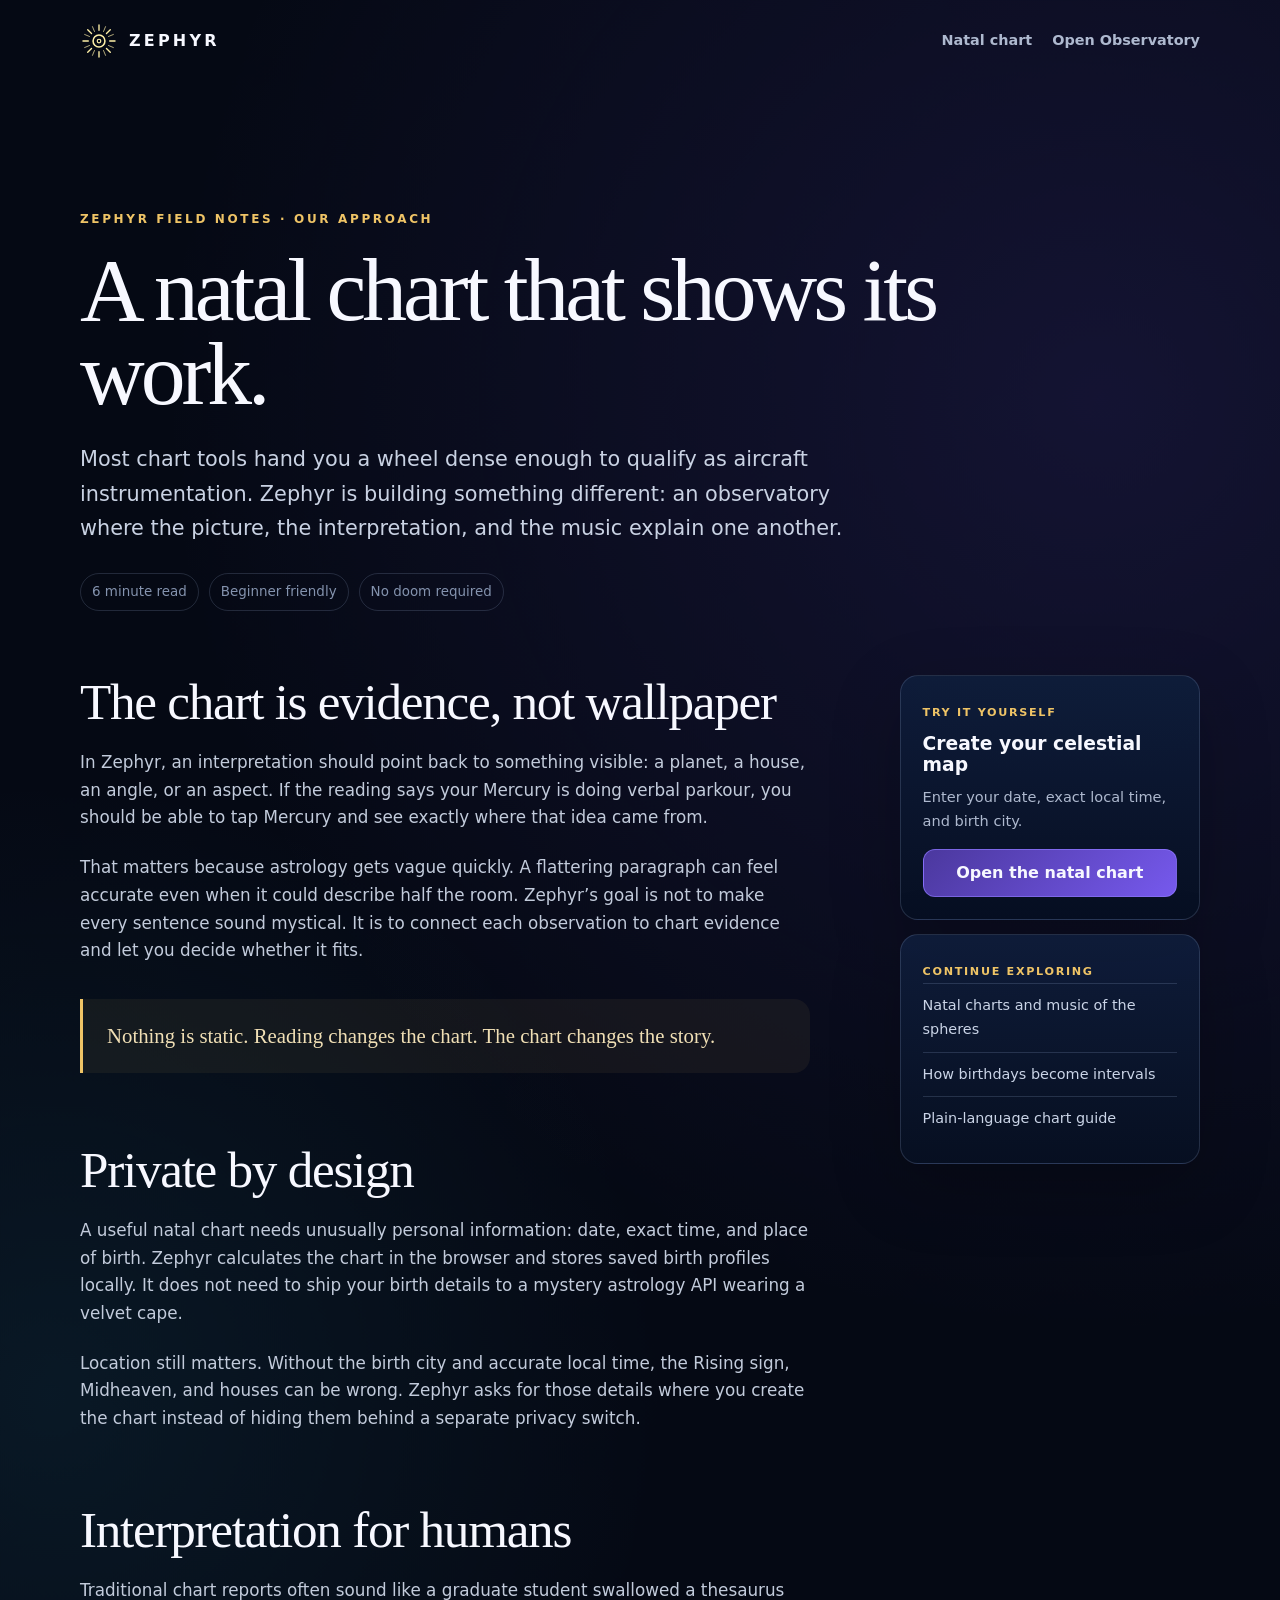
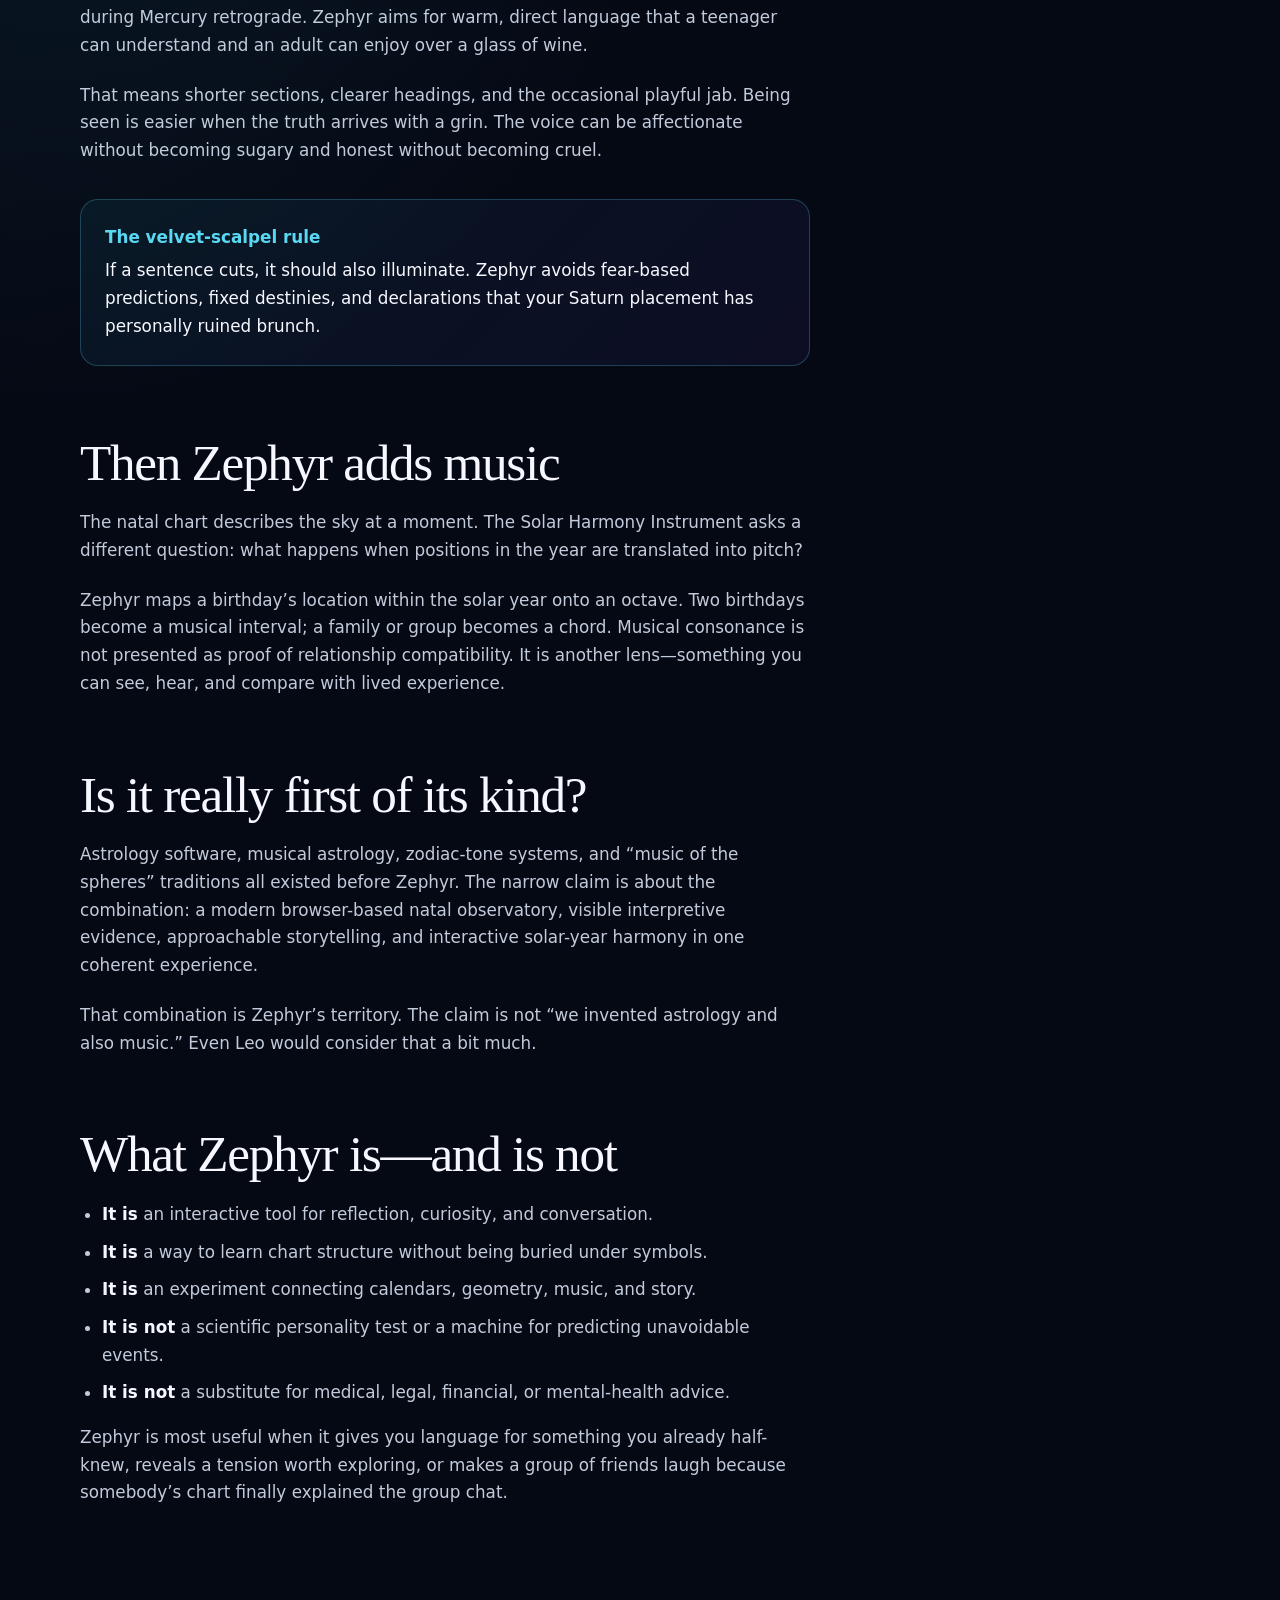
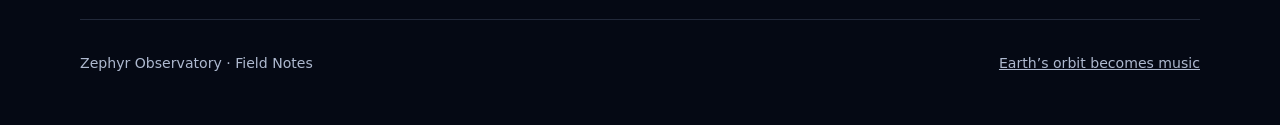
<file: what-makes-zephyr-different.html>
<!doctype html><html lang="en"><head><meta charset="utf-8"><meta name="viewport" content="width=device-width,initial-scale=1"><meta name="theme-color" content="#050914">
<title>What Makes Zephyr’s Natal Chart Different?</title><meta name="description" content="Zephyr combines a private natal chart, plain-language interpretation, visual evidence, and solar musical harmony in one interactive observatory.">
<link rel="canonical" href="https://www.zephyr.guru/what-makes-zephyr-different.html"><meta name="robots" content="index,follow,max-image-preview:large,max-snippet:-1"><meta property="og:type" content="article"><meta property="og:site_name" content="Zephyr"><meta property="og:title" content="What Makes Zephyr’s Natal Chart Different?"><meta property="og:description" content="A natal chart you can explore, understand, and hear."><meta property="og:image" content="https://www.zephyr.guru/zephyr-social-card.png"><link rel="icon" href="/zephyr-logo.svg" type="image/svg+xml"><link rel="stylesheet" href="/learn.css"><script src="/analytics.js" defer></script>
<script type="application/ld+json">{"@context":"https://schema.org","@type":"Article","headline":"What Makes Zephyr’s Natal Chart Different?","description":"How Zephyr combines a private natal chart, plain-language interpretation, visual evidence, and solar musical harmony.","datePublished":"2026-07-27","dateModified":"2026-07-27","author":{"@type":"Organization","name":"Zephyr Observatory"},"publisher":{"@type":"Organization","name":"Zephyr Observatory","url":"https://www.zephyr.guru/"},"mainEntityOfPage":"https://www.zephyr.guru/what-makes-zephyr-different.html","image":"https://www.zephyr.guru/zephyr-social-card.png"}</script></head>
<body><header class="shell site-head"><a class="brand" href="/"><img src="/zephyr-logo.svg" alt="">ZEPHYR</a><nav class="site-nav"><a href="/natal-chart.html">Natal chart</a><a href="/?view=natal">Open Observatory</a></nav></header>
<main class="shell"><header class="hero"><p class="eyebrow">Zephyr Field Notes · Our approach</p><h1>A natal chart that shows its work.</h1><p class="dek">Most chart tools hand you a wheel dense enough to qualify as aircraft instrumentation. Zephyr is building something different: an observatory where the picture, the interpretation, and the music explain one another.</p><div class="byline"><span>6 minute read</span><span>Beginner friendly</span><span>No doom required</span></div></header>
<div class="article-layout"><article class="article">
<h2>The chart is evidence, not wallpaper</h2><p>In Zephyr, an interpretation should point back to something visible: a planet, a house, an angle, or an aspect. If the reading says your Mercury is doing verbal parkour, you should be able to tap Mercury and see exactly where that idea came from.</p><p>That matters because astrology gets vague quickly. A flattering paragraph can feel accurate even when it could describe half the room. Zephyr’s goal is not to make every sentence sound mystical. It is to connect each observation to chart evidence and let you decide whether it fits.</p>
<blockquote>Nothing is static. Reading changes the chart. The chart changes the story.</blockquote>
<h2>Private by design</h2><p>A useful natal chart needs unusually personal information: date, exact time, and place of birth. Zephyr calculates the chart in the browser and stores saved birth profiles locally. It does not need to ship your birth details to a mystery astrology API wearing a velvet cape.</p><p>Location still matters. Without the birth city and accurate local time, the Rising sign, Midheaven, and houses can be wrong. Zephyr asks for those details where you create the chart instead of hiding them behind a separate privacy switch.</p>
<h2>Interpretation for humans</h2><p>Traditional chart reports often sound like a graduate student swallowed a thesaurus during Mercury retrograde. Zephyr aims for warm, direct language that a teenager can understand and an adult can enjoy over a glass of wine.</p><p>That means shorter sections, clearer headings, and the occasional playful jab. Being seen is easier when the truth arrives with a grin. The voice can be affectionate without becoming sugary and honest without becoming cruel.</p>
<div class="callout"><b>The velvet-scalpel rule</b>If a sentence cuts, it should also illuminate. Zephyr avoids fear-based predictions, fixed destinies, and declarations that your Saturn placement has personally ruined brunch.</div>
<h2>Then Zephyr adds music</h2><p>The natal chart describes the sky at a moment. The Solar Harmony Instrument asks a different question: what happens when positions in the year are translated into pitch?</p><p>Zephyr maps a birthday’s location within the solar year onto an octave. Two birthdays become a musical interval; a family or group becomes a chord. Musical consonance is not presented as proof of relationship compatibility. It is another lens—something you can see, hear, and compare with lived experience.</p>
<h2>Is it really first of its kind?</h2><p>Astrology software, musical astrology, zodiac-tone systems, and “music of the spheres” traditions all existed before Zephyr. The narrow claim is about the combination: a modern browser-based natal observatory, visible interpretive evidence, approachable storytelling, and interactive solar-year harmony in one coherent experience.</p><p>That combination is Zephyr’s territory. The claim is not “we invented astrology and also music.” Even Leo would consider that a bit much.</p>
<h2>What Zephyr is—and is not</h2><ul><li><strong>It is</strong> an interactive tool for reflection, curiosity, and conversation.</li><li><strong>It is</strong> a way to learn chart structure without being buried under symbols.</li><li><strong>It is</strong> an experiment connecting calendars, geometry, music, and story.</li><li><strong>It is not</strong> a scientific personality test or a machine for predicting unavoidable events.</li><li><strong>It is not</strong> a substitute for medical, legal, financial, or mental-health advice.</li></ul>
<p>Zephyr is most useful when it gives you language for something you already half-knew, reveals a tension worth exploring, or makes a group of friends laugh because somebody’s chart finally explained the group chat.</p>
</article><aside class="aside"><div class="aside-card"><small>Try it yourself</small><h3>Create your celestial map</h3><p>Enter your date, exact local time, and birth city.</p><a class="button" href="/?view=natal">Open the natal chart</a></div><div class="aside-card"><small>Continue exploring</small><a class="text-link" href="/music-of-the-spheres-natal-chart.html">Natal charts and music of the spheres</a><a class="text-link" href="/birthday-musical-intervals.html">How birthdays become intervals</a><a class="text-link" href="/natal-chart-guide.html">Plain-language chart guide</a></div></aside></div></main>
<footer class="shell footer"><span>Zephyr Observatory · Field Notes</span><a href="/">Earth’s orbit becomes music</a></footer></body></html>
</file>
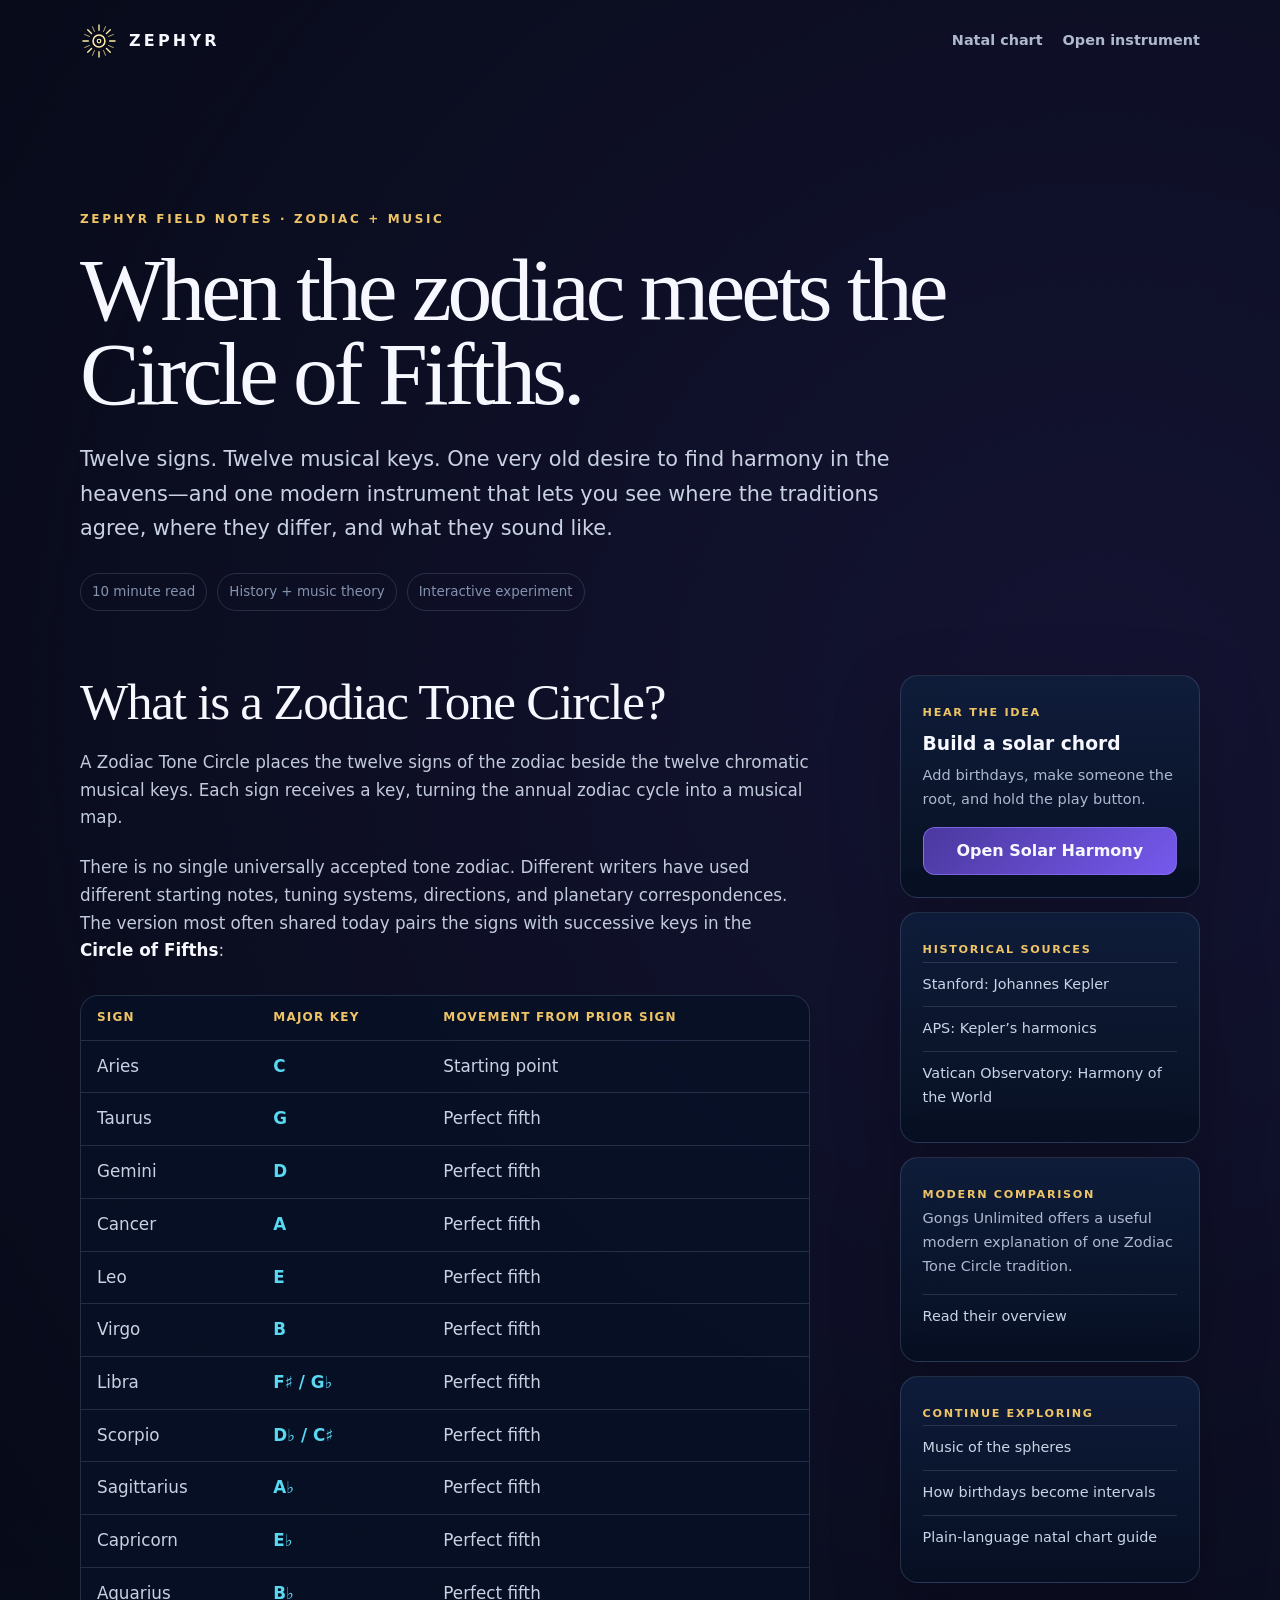
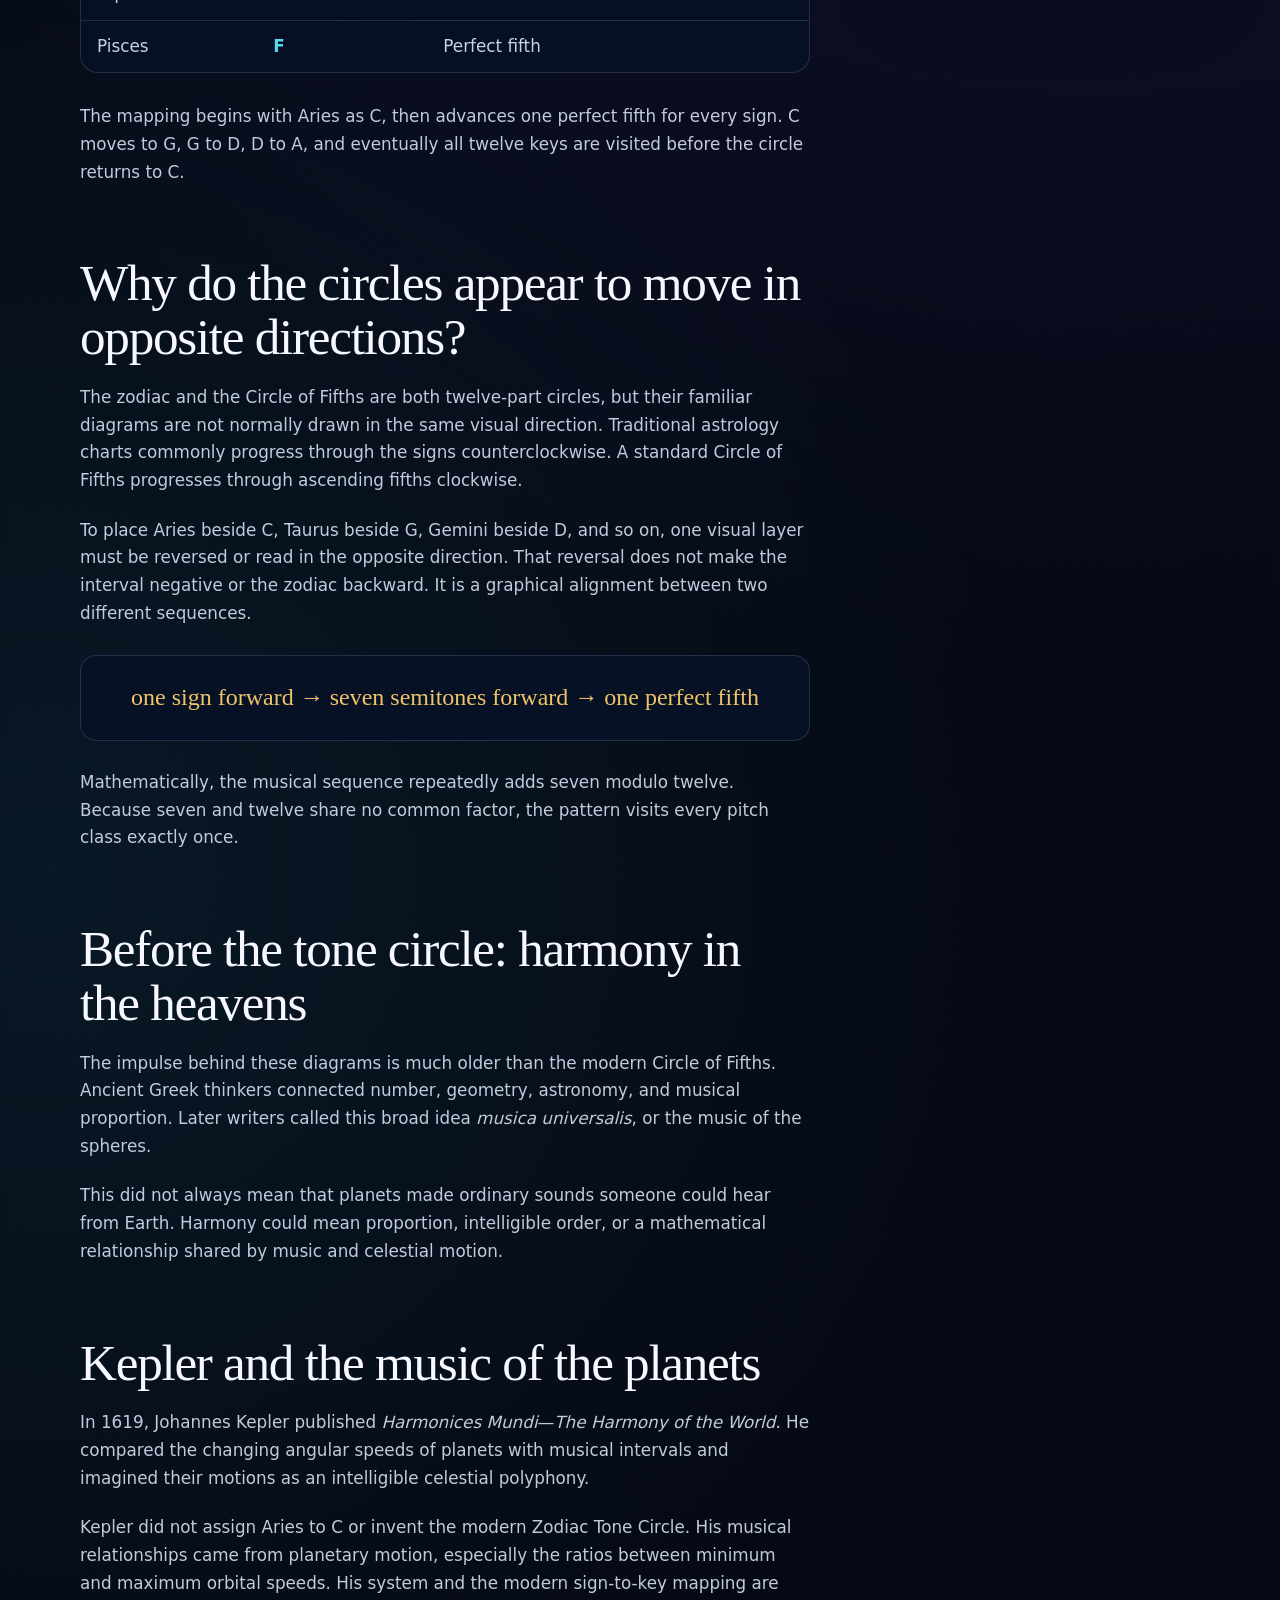
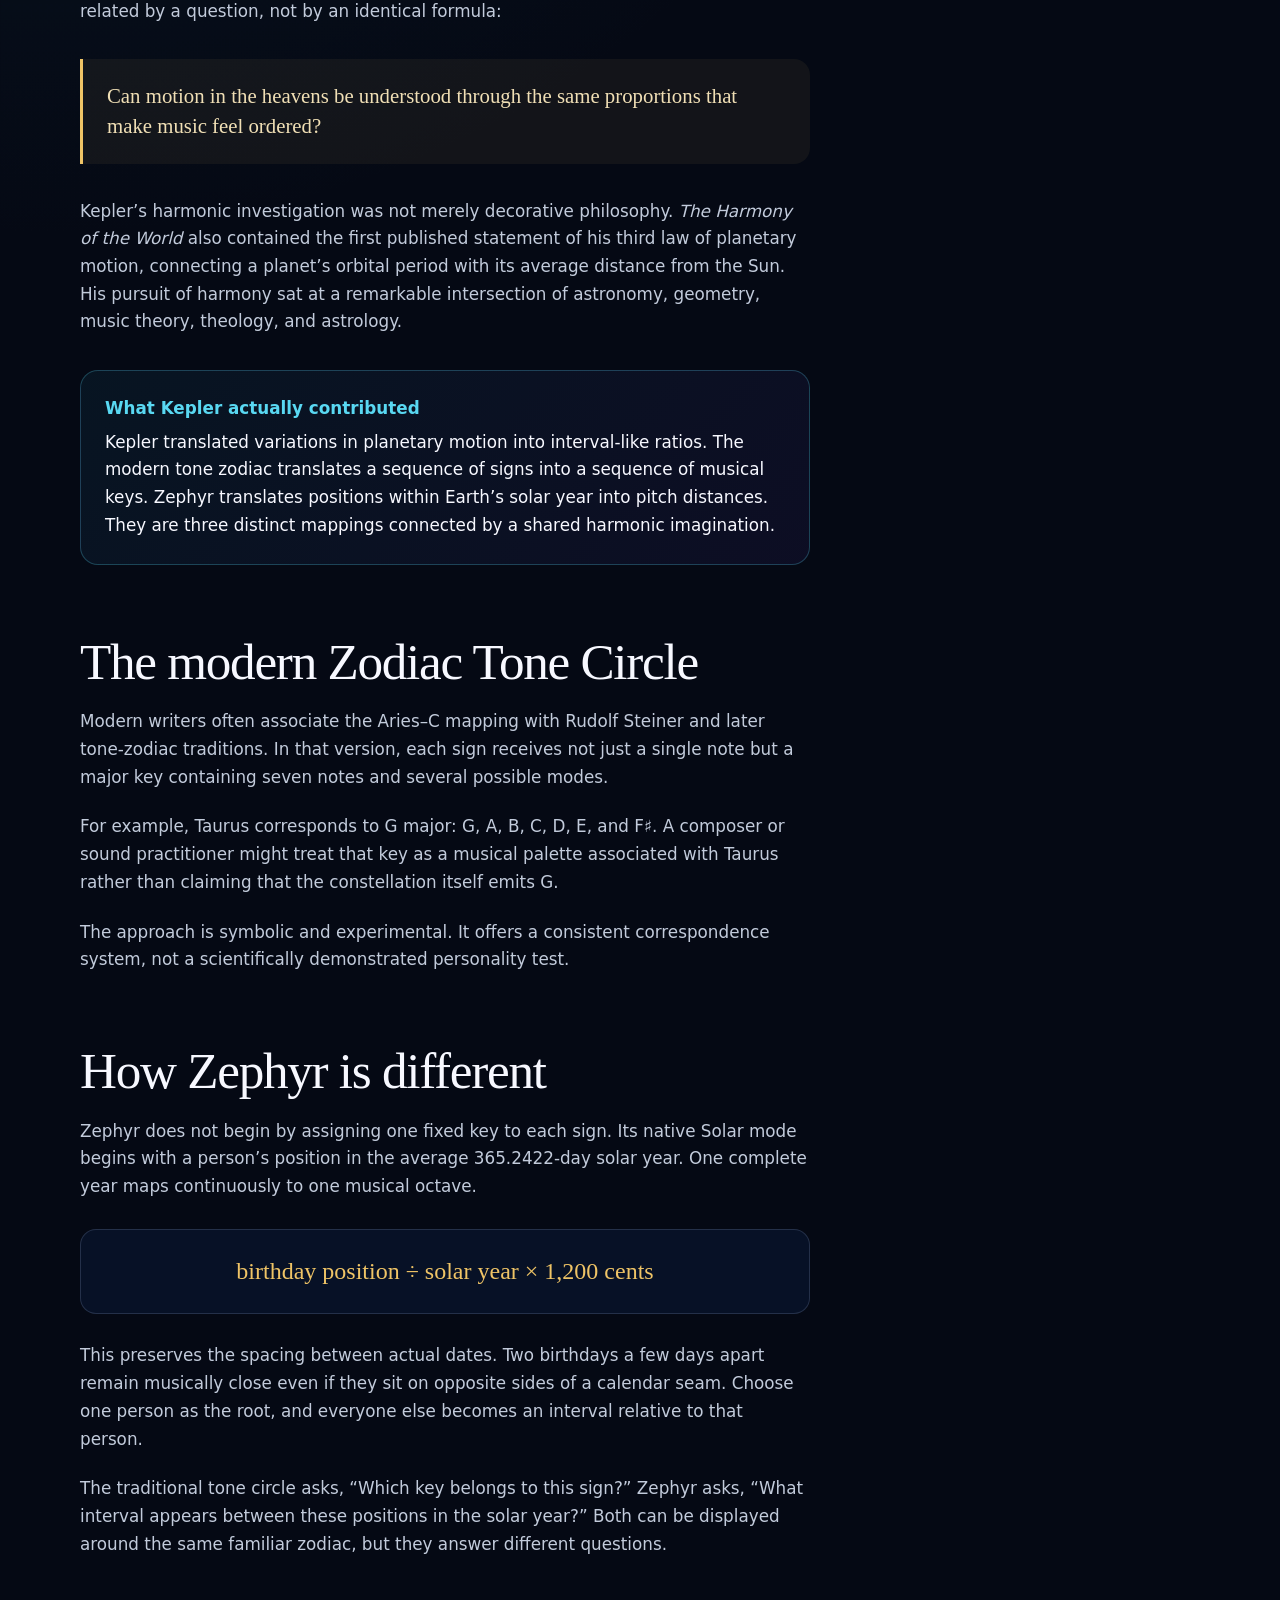
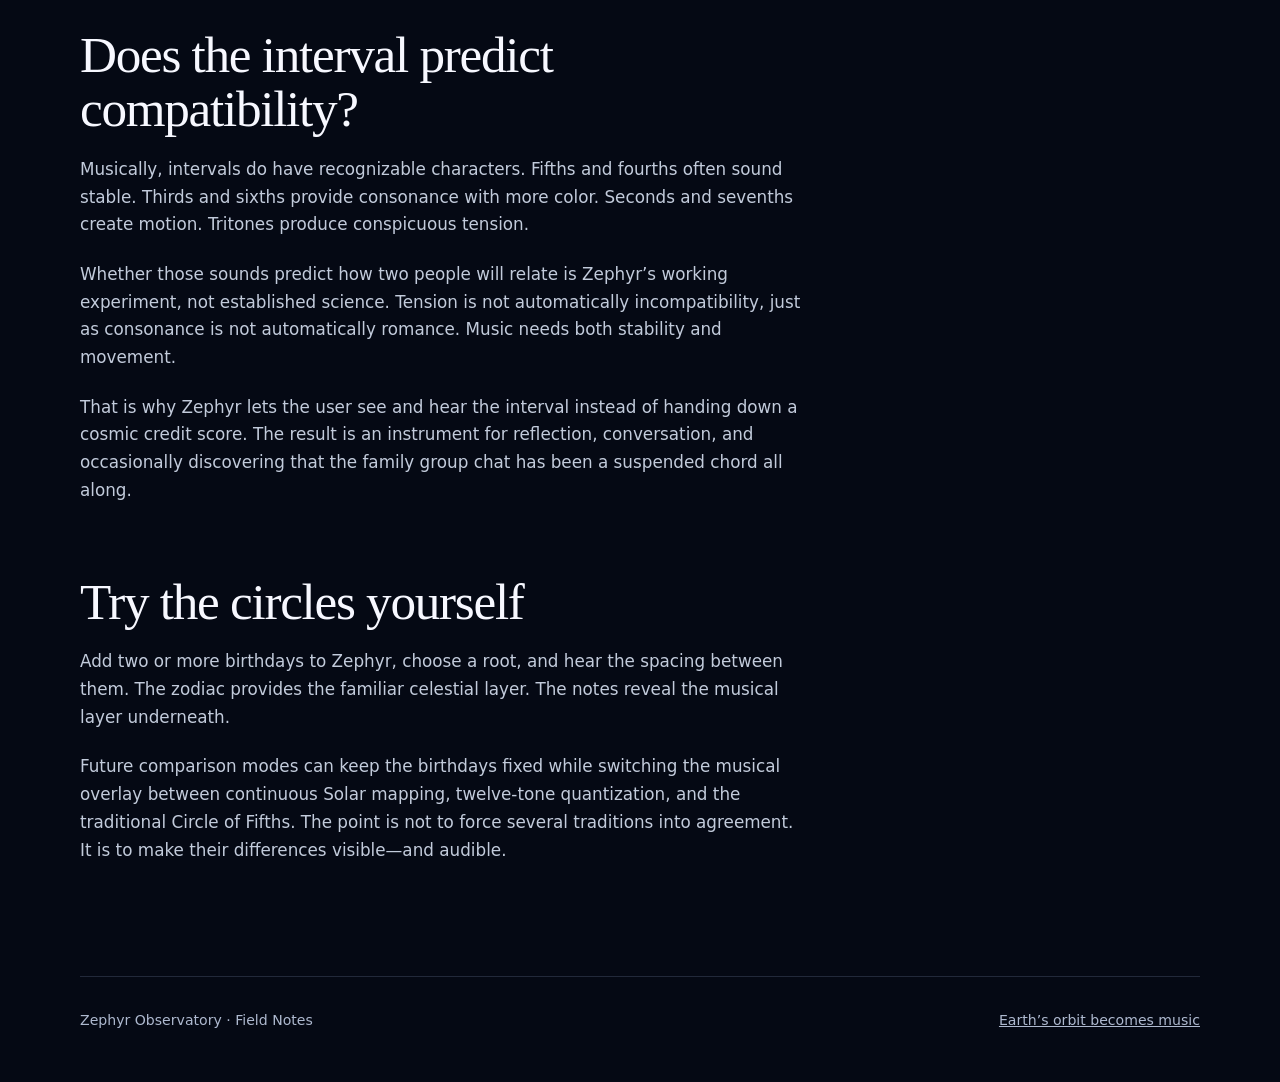
<file: zodiac-tone-circle.html>
<!doctype html><html lang="en"><head><meta charset="utf-8"><meta name="viewport" content="width=device-width,initial-scale=1"><meta name="theme-color" content="#050914">
<title>Zodiac Tone Circle: Astrology and the Circle of Fifths | Zephyr</title><meta name="description" content="Learn how the Zodiac Tone Circle connects Aries through Pisces with the Circle of Fifths, how Kepler studied planetary harmony, and how Zephyr maps the solar year to sound.">
<link rel="canonical" href="https://www.zephyr.guru/zodiac-tone-circle.html"><meta name="robots" content="index,follow,max-image-preview:large,max-snippet:-1"><meta property="og:type" content="article"><meta property="og:site_name" content="Zephyr"><meta property="og:title" content="Zodiac Tone Circle: Astrology and the Circle of Fifths"><meta property="og:description" content="From Kepler’s planetary harmonies to a Zodiac Tone Circle you can actually hear."><meta property="og:image" content="https://www.zephyr.guru/zephyr-social-card.png"><link rel="icon" href="/zephyr-logo.svg" type="image/svg+xml"><link rel="stylesheet" href="/learn.css"><script src="/analytics.js" defer></script>
<script type="application/ld+json">{"@context":"https://schema.org","@type":"Article","headline":"Zodiac Tone Circle: Astrology and the Circle of Fifths","description":"The history, musical mapping, and modern interactive interpretation of the Zodiac Tone Circle.","datePublished":"2026-07-27","dateModified":"2026-07-27","author":{"@type":"Organization","name":"Zephyr Observatory"},"publisher":{"@type":"Organization","name":"Zephyr Observatory","url":"https://www.zephyr.guru/"},"mainEntityOfPage":"https://www.zephyr.guru/zodiac-tone-circle.html","image":"https://www.zephyr.guru/zephyr-social-card.png","about":[{"@type":"Thing","name":"Zodiac Tone Circle"},{"@type":"Thing","name":"Circle of Fifths"},{"@type":"Person","name":"Johannes Kepler"}]}</script></head>
<body><header class="shell site-head"><a class="brand" href="/"><img src="/zephyr-logo.svg" alt="">ZEPHYR</a><nav class="site-nav"><a href="/natal-chart.html">Natal chart</a><a href="/?view=solar">Open instrument</a></nav></header>
<main class="shell"><header class="hero"><p class="eyebrow">Zephyr Field Notes · Zodiac + music</p><h1>When the zodiac meets the Circle of Fifths.</h1><p class="dek">Twelve signs. Twelve musical keys. One very old desire to find harmony in the heavens—and one modern instrument that lets you see where the traditions agree, where they differ, and what they sound like.</p><div class="byline"><span>10 minute read</span><span>History + music theory</span><span>Interactive experiment</span></div></header>
<div class="article-layout"><article class="article">
<h2>What is a Zodiac Tone Circle?</h2><p>A Zodiac Tone Circle places the twelve signs of the zodiac beside the twelve chromatic musical keys. Each sign receives a key, turning the annual zodiac cycle into a musical map.</p><p>There is no single universally accepted tone zodiac. Different writers have used different starting notes, tuning systems, directions, and planetary correspondences. The version most often shared today pairs the signs with successive keys in the <strong>Circle of Fifths</strong>:</p>
<div class="mapping-table" role="region" aria-label="Zodiac signs mapped to keys in the Circle of Fifths" tabindex="0"><table><thead><tr><th>Sign</th><th>Major key</th><th>Movement from prior sign</th></tr></thead><tbody>
<tr><td>Aries</td><td>C</td><td>Starting point</td></tr><tr><td>Taurus</td><td>G</td><td>Perfect fifth</td></tr><tr><td>Gemini</td><td>D</td><td>Perfect fifth</td></tr><tr><td>Cancer</td><td>A</td><td>Perfect fifth</td></tr><tr><td>Leo</td><td>E</td><td>Perfect fifth</td></tr><tr><td>Virgo</td><td>B</td><td>Perfect fifth</td></tr><tr><td>Libra</td><td>F♯ / G♭</td><td>Perfect fifth</td></tr><tr><td>Scorpio</td><td>D♭ / C♯</td><td>Perfect fifth</td></tr><tr><td>Sagittarius</td><td>A♭</td><td>Perfect fifth</td></tr><tr><td>Capricorn</td><td>E♭</td><td>Perfect fifth</td></tr><tr><td>Aquarius</td><td>B♭</td><td>Perfect fifth</td></tr><tr><td>Pisces</td><td>F</td><td>Perfect fifth</td></tr>
</tbody></table></div>
<p>The mapping begins with Aries as C, then advances one perfect fifth for every sign. C moves to G, G to D, D to A, and eventually all twelve keys are visited before the circle returns to C.</p>
<h2>Why do the circles appear to move in opposite directions?</h2><p>The zodiac and the Circle of Fifths are both twelve-part circles, but their familiar diagrams are not normally drawn in the same visual direction. Traditional astrology charts commonly progress through the signs counterclockwise. A standard Circle of Fifths progresses through ascending fifths clockwise.</p><p>To place Aries beside C, Taurus beside G, Gemini beside D, and so on, one visual layer must be reversed or read in the opposite direction. That reversal does not make the interval negative or the zodiac backward. It is a graphical alignment between two different sequences.</p>
<span class="equation">one sign forward → seven semitones forward → one perfect fifth</span>
<p>Mathematically, the musical sequence repeatedly adds seven modulo twelve. Because seven and twelve share no common factor, the pattern visits every pitch class exactly once.</p>
<h2>Before the tone circle: harmony in the heavens</h2><p>The impulse behind these diagrams is much older than the modern Circle of Fifths. Ancient Greek thinkers connected number, geometry, astronomy, and musical proportion. Later writers called this broad idea <em>musica universalis</em>, or the music of the spheres.</p><p>This did not always mean that planets made ordinary sounds someone could hear from Earth. Harmony could mean proportion, intelligible order, or a mathematical relationship shared by music and celestial motion.</p>
<h2>Kepler and the music of the planets</h2><p>In 1619, Johannes Kepler published <em>Harmonices Mundi</em>—<em>The Harmony of the World</em>. He compared the changing angular speeds of planets with musical intervals and imagined their motions as an intelligible celestial polyphony.</p><p>Kepler did not assign Aries to C or invent the modern Zodiac Tone Circle. His musical relationships came from planetary motion, especially the ratios between minimum and maximum orbital speeds. His system and the modern sign-to-key mapping are related by a question, not by an identical formula:</p>
<blockquote>Can motion in the heavens be understood through the same proportions that make music feel ordered?</blockquote>
<p>Kepler’s harmonic investigation was not merely decorative philosophy. <em>The Harmony of the World</em> also contained the first published statement of his third law of planetary motion, connecting a planet’s orbital period with its average distance from the Sun. His pursuit of harmony sat at a remarkable intersection of astronomy, geometry, music theory, theology, and astrology.</p>
<div class="callout"><b>What Kepler actually contributed</b>Kepler translated variations in planetary motion into interval-like ratios. The modern tone zodiac translates a sequence of signs into a sequence of musical keys. Zephyr translates positions within Earth’s solar year into pitch distances. They are three distinct mappings connected by a shared harmonic imagination.</div>
<h2>The modern Zodiac Tone Circle</h2><p>Modern writers often associate the Aries–C mapping with Rudolf Steiner and later tone-zodiac traditions. In that version, each sign receives not just a single note but a major key containing seven notes and several possible modes.</p><p>For example, Taurus corresponds to G major: G, A, B, C, D, E, and F♯. A composer or sound practitioner might treat that key as a musical palette associated with Taurus rather than claiming that the constellation itself emits G.</p><p>The approach is symbolic and experimental. It offers a consistent correspondence system, not a scientifically demonstrated personality test.</p>
<h2>How Zephyr is different</h2><p>Zephyr does not begin by assigning one fixed key to each sign. Its native Solar mode begins with a person’s position in the average 365.2422-day solar year. One complete year maps continuously to one musical octave.</p>
<span class="equation">birthday position ÷ solar year × 1,200 cents</span>
<p>This preserves the spacing between actual dates. Two birthdays a few days apart remain musically close even if they sit on opposite sides of a calendar seam. Choose one person as the root, and everyone else becomes an interval relative to that person.</p><p>The traditional tone circle asks, “Which key belongs to this sign?” Zephyr asks, “What interval appears between these positions in the solar year?” Both can be displayed around the same familiar zodiac, but they answer different questions.</p>
<h2>Does the interval predict compatibility?</h2><p>Musically, intervals do have recognizable characters. Fifths and fourths often sound stable. Thirds and sixths provide consonance with more color. Seconds and sevenths create motion. Tritones produce conspicuous tension.</p><p>Whether those sounds predict how two people will relate is Zephyr’s working experiment, not established science. Tension is not automatically incompatibility, just as consonance is not automatically romance. Music needs both stability and movement.</p><p>That is why Zephyr lets the user see and hear the interval instead of handing down a cosmic credit score. The result is an instrument for reflection, conversation, and occasionally discovering that the family group chat has been a suspended chord all along.</p>
<h2>Try the circles yourself</h2><p>Add two or more birthdays to Zephyr, choose a root, and hear the spacing between them. The zodiac provides the familiar celestial layer. The notes reveal the musical layer underneath.</p><p>Future comparison modes can keep the birthdays fixed while switching the musical overlay between continuous Solar mapping, twelve-tone quantization, and the traditional Circle of Fifths. The point is not to force several traditions into agreement. It is to make their differences visible—and audible.</p>
</article><aside class="aside"><div class="aside-card"><small>Hear the idea</small><h3>Build a solar chord</h3><p>Add birthdays, make someone the root, and hold the play button.</p><a class="button" href="/?view=solar">Open Solar Harmony</a></div>
<div class="aside-card"><small>Historical sources</small><a class="text-link" href="https://plato.stanford.edu/entries/kepler/" rel="noopener">Stanford: Johannes Kepler</a><a class="text-link" href="https://www.aps.org/publications/apsnews/201905/history.cfm" rel="noopener">APS: Kepler’s harmonics</a><a class="text-link" href="https://www.vaticanobservatory.org/sacred-space-astronomy/johannes-keplers-harmonies-world/" rel="noopener">Vatican Observatory: Harmony of the World</a></div>
<div class="aside-card"><small>Modern comparison</small><p>Gongs Unlimited offers a useful modern explanation of one Zodiac Tone Circle tradition.</p><a class="text-link" href="https://gongs-unlimited.com/blogs/unlimited-blog/zodiac-tone-circles-the-signs-and-sound-healing" rel="noopener">Read their overview</a></div>
<div class="aside-card"><small>Continue exploring</small><a class="text-link" href="/music-of-the-spheres-natal-chart.html">Music of the spheres</a><a class="text-link" href="/birthday-musical-intervals.html">How birthdays become intervals</a><a class="text-link" href="/natal-chart-guide.html">Plain-language natal chart guide</a></div></aside></div></main>
<footer class="shell footer"><span>Zephyr Observatory · Field Notes</span><a href="/">Earth’s orbit becomes music</a></footer></body></html>
</file>
<file: harmony.css>
:root{color-scheme:dark;--bg:#050914;--panel:#0a1224;--panel2:#0d172c;--line:rgba(159,184,229,.18);--text:#f7f8fd;--muted:#aab2c7;--gold:#e7b754;--purple:#7464ee;--cyan:#4ed6ff;--green:#62d59d;--coral:#ff735f;--pink:#f35c82}*{box-sizing:border-box}html{background:var(--bg)}body{margin:0;color:var(--text);font-family:Inter,ui-sans-serif,system-ui,-apple-system,"Segoe UI",sans-serif;background:radial-gradient(circle at 20% 0,rgba(24,46,95,.35),transparent 38%),linear-gradient(#040812,#071020);min-height:100vh}button,input,select{font:inherit}.app-shell{max-width:1540px;margin:auto;padding:18px}.site-header{display:grid;grid-template-columns:1fr auto auto;align-items:center;gap:24px;margin-bottom:16px}.brand{display:flex;gap:13px;align-items:center;text-decoration:none;color:var(--gold)}.brand img{width:54px;height:54px}.brand b{display:block;font:700 2rem Georgia,serif;letter-spacing:.22em}.brand small{display:block;margin-top:3px;font-size:.7rem;letter-spacing:.16em;font-weight:800}.top-nav{display:flex;gap:7px}.nav-item{min-width:84px;border:0;border-bottom:3px solid transparent;background:none;color:#c9cfdd;padding:7px 11px}.nav-item i,.nav-item span{display:block}.nav-item i{font-style:normal;font-size:1.25rem}.nav-item.active{color:white;border-color:var(--gold)}.header-actions{display:flex;gap:8px}.btn,.icon-btn{border:1px solid var(--line);border-radius:12px;color:white;background:linear-gradient(135deg,#31275d,#6f62ef);font-weight:800;padding:11px 15px;cursor:pointer}.btn.ghost{background:rgba(255,255,255,.03)}.btn.secondary{background:rgba(83,67,171,.22);border-color:rgba(123,100,238,.45)}.ring{touch-action:none}.layout{display:grid;grid-template-columns:minmax(0,1.03fr) minmax(390px,.92fr);gap:16px}.left-column,.right-column{display:grid;align-content:start;gap:16px}.panel{border:1px solid var(--line);border-radius:17px;background:linear-gradient(180deg,rgba(12,23,45,.97),rgba(6,14,29,.97));box-shadow:0 20px 70px rgba(0,0,0,.28);padding:18px}.panel-heading,.solar-heading{display:flex;justify-content:space-between;align-items:flex-start;gap:14px}.kicker{color:var(--gold);text-transform:uppercase;letter-spacing:.15em;font-weight:900;font-size:.72rem;line-height:1.5;margin:0 0 7px}h1,h2{margin:0;letter-spacing:-.03em}h1{font-size:1.55rem}h2{font-size:1.65rem}.segmented{display:flex;border:1px solid var(--line);padding:4px;border-radius:13px}.segment{border:0;color:#c6ccdc;background:none;padding:10px 13px;border-radius:9px;font-weight:800}.segment.active{background:#4c438e;color:white}.wheel-toolbar{display:flex;gap:10px;flex-wrap:wrap;margin:18px 0 8px}.layer-toggle{border:1px solid rgba(231,183,84,.52);border-radius:999px;padding:8px 14px;color:#f3d48d;font-weight:800;font-size:.78rem}.layer-toggle input{accent-color:var(--gold);margin-right:7px}.opacity-control{width:100%;display:grid;grid-template-columns:auto 1fr 42px;gap:12px;align-items:center;color:var(--muted);font-weight:700;font-size:.78rem}.opacity-control input{accent-color:var(--gold)}.opacity-control output{color:#ffd36e}.wheel-wrap{position:relative;aspect-ratio:1;max-width:760px;margin:auto}.wheel-wrap svg{width:100%;height:100%}.wheel-center{position:absolute;left:50%;top:50%;transform:translate(-50%,-50%);width:29%;aspect-ratio:1;border-radius:50%;display:flex;flex-direction:column;justify-content:center;align-items:center;background:radial-gradient(circle,#11182a,#050914 72%);border:1px solid rgba(231,183,84,.62);box-shadow:0 0 35px rgba(231,183,84,.12)}.center-label{font-size:.72rem;letter-spacing:.18em;color:var(--gold);font-weight:900}.wheel-center strong{font-size:clamp(1.2rem,3vw,2rem);margin:8px 0}.wheel-center span:last-child{color:var(--muted)}.legend-row{display:flex;justify-content:center;gap:28px;color:var(--muted)}.legend-dot{display:inline-block;width:10px;height:10px;border-radius:50%;margin-right:7px}.root{background:var(--cyan)}.consonant{background:var(--green)}.tension{background:var(--pink)}.solar-panel{position:relative}.solar-emblem{border:1px solid var(--cyan);border-radius:50%;width:48px;height:48px;display:grid;place-items:center;color:var(--gold);font-size:1.5rem}.solar-heading p:last-child{margin:5px 0;color:var(--muted)}.interval-facts{display:grid;grid-template-columns:1fr 1fr;border:1px solid var(--line);border-radius:14px;margin:16px 0}.interval-facts>div{padding:16px}.interval-facts>div+div{border-left:1px solid var(--line)}.interval-facts span{display:block;text-transform:uppercase;letter-spacing:.1em;color:var(--muted);font-size:.68rem}.interval-facts strong,.interval-facts b,.interval-facts small{display:block}.interval-facts strong{font-size:1.35rem;margin:9px 0}.interval-facts b{font-size:1.8rem;color:var(--cyan)}.interval-facts small{color:var(--muted);margin-top:6px}.interval-meaning{background:rgba(255,255,255,.035);border-radius:11px;padding:13px;line-height:1.55;color:#cbd2e1}.details-btn{border:0;border-radius:10px;padding:10px 14px;background:#28235c;color:white;font-weight:800}.controls-panel .panel-heading{margin-bottom:14px}.icon-btn{width:50px;height:50px;padding:0;font-size:1.6rem}.field-label,.person-card label span{display:block;color:var(--muted);font-size:.74rem;font-weight:800;margin-bottom:6px}.text-input,.person-name,.person-date,.person-role{width:100%;border:1px solid var(--line);border-radius:11px;padding:12px;background:rgba(255,255,255,.04);color:white;outline:none}.people-list{display:grid;gap:12px;margin:14px 0;max-height:690px;overflow:auto}.person-card{border:1px solid var(--line);border-radius:15px;padding:14px;background:rgba(255,255,255,.025)}.person-head{display:flex;justify-content:space-between}.person-index{background:#272357;border-radius:9px;padding:5px 9px;font-weight:900}.remove-person{border:0;background:none;color:#c8cedc;font-size:1.35rem}.role-badge{display:flex;gap:8px;align-items:center;color:#f0c45f;font-size:.76rem;font-weight:900;letter-spacing:.08em;margin:9px 0}.role-badge i{width:13px;height:13px;border-radius:50%;background:#715ee7}.person-card[data-role="root"] .role-badge i{background:#ffc34f}.person-name{font-size:1.25rem;font-weight:800;margin-bottom:12px}.person-card label{display:block;margin-top:10px}.person-readout{display:grid;grid-template-columns:auto 1fr;gap:2px 10px;margin-top:12px}.person-note{grid-row:span 2;color:var(--cyan);font-size:1.5rem}.person-sign,.person-interval{color:var(--muted);font-size:.76rem}.person-harmonic-readout{margin-top:12px;padding:10px;border:1px solid rgba(78,214,255,.15);border-radius:10px;background:rgba(28,128,169,.08)}.person-solar-name{display:block;color:#7edfff;font-weight:800}.person-theory-name{color:var(--muted)}.control-actions{display:flex;gap:10px}.control-actions .btn{flex:1}.interpretation-panel .panel-heading{align-items:center}.hide-label{color:var(--muted)}.interpretation-list{border:1px solid var(--line);border-radius:13px;overflow:hidden}.interpretation-list article{display:grid;grid-template-columns:46px 1fr auto;align-items:center;gap:12px;padding:14px;border-bottom:1px solid var(--line)}.interpretation-list article:last-child{border:0}.interpretation-list i{width:40px;height:40px;border-radius:50%;display:grid;place-items:center;font-style:normal;font-size:1.2rem}.interpretation-list .green{background:rgba(98,213,157,.16);color:#8aec76}.interpretation-list .violet{background:rgba(116,100,238,.16);color:#ac8bff}.interpretation-list .coral{background:rgba(255,115,95,.16);color:#ff765e}.interpretation-list .cyan{background:rgba(78,214,255,.16);color:#61d7ff}.interpretation-list span{display:block;color:var(--green);font-size:.76rem}.interpretation-list article:nth-child(2) span{color:#a98aff}.interpretation-list article:nth-child(3) span{color:#ff765e}.interpretation-list article:nth-child(4) span{color:#61d7ff}.interpretation-list strong,.interpretation-list small{display:block}.interpretation-list strong{margin:3px 0}.interpretation-list small{color:var(--muted);line-height:1.35}.analysis-lead{color:#cbd2e1;line-height:1.6}.quality-badge{border:1px solid rgba(255,184,107,.35);border-radius:999px;padding:7px 10px;color:#ffd2a1}.metric-grid{display:grid;grid-template-columns:repeat(3,1fr);gap:10px}.metric-grid article{border:1px solid var(--line);border-radius:12px;padding:12px}.metric-grid span{display:block;color:var(--muted);font-size:.72rem}.metric-grid strong{font-size:1.3rem}.interval-table{overflow:auto;margin-top:12px}.interval-table table{width:100%;border-collapse:collapse;min-width:650px}.interval-table th,.interval-table td{padding:10px;border-bottom:1px solid var(--line);text-align:left;font-size:.78rem}.mobile-nav{display:none}.toast{position:fixed;right:20px;bottom:20px;padding:12px 15px;background:#162038;border:1px solid var(--line);border-radius:10px}.playing{filter:brightness(1.25);box-shadow:0 0 0 3px rgba(78,214,255,.2)}
@media(max-width:980px){.site-header{grid-template-columns:1fr auto}.top-nav{display:none}.layout{grid-template-columns:1fr}.header-actions{grid-column:1/-1}.people-list{max-height:none}.mobile-nav{position:sticky;bottom:0;display:grid;grid-template-columns:repeat(4,1fr);background:rgba(5,9,20,.96);border:1px solid var(--line);border-radius:14px 14px 0 0;padding:8px;z-index:5}.mobile-nav span{text-align:center;color:var(--muted);font-size:1.15rem}.mobile-nav small{display:block;font-size:.7rem}.mobile-nav .active{color:#a593ff}}@media(max-width:620px){.app-shell{padding:10px}.brand b{font-size:1.4rem}.brand small{font-size:.55rem}.brand img{width:42px}.header-actions .btn{flex:1}.panel{padding:14px}.wheel-toolbar{gap:7px}.layer-toggle{padding:7px 10px}.interval-facts{grid-template-columns:1fr}.interval-facts>div+div{border-left:0;border-top:1px solid var(--line)}.control-actions{flex-direction:column}.metric-grid{grid-template-columns:1fr}.wheel-center{width:32%}}

/* Zephyr 1.0 interpretation engine */
.interpretation-panel{overflow:hidden}.harmony-score{min-width:76px;text-align:center;border:1px solid rgba(231,183,84,.35);border-radius:14px;padding:8px 10px;background:rgba(231,183,84,.06)}.harmony-score b{display:block;color:#ffd36f;font-size:1.45rem;line-height:1}.harmony-score small{display:block;margin-top:5px;color:var(--muted);font-size:.64rem;text-transform:uppercase;letter-spacing:.12em}.score-track{height:6px;margin:14px 0 16px;border-radius:999px;background:rgba(255,255,255,.06);overflow:hidden}.score-track i{display:block;height:100%;width:100%;border-radius:inherit;background:linear-gradient(90deg,#f35c82,#e7b754,#62d59d);transition:width .55s ease}.interpretation-list article{grid-template-columns:46px 1fr;transition:background .25s ease,transform .25s ease}.interpretation-list article:hover{background:rgba(255,255,255,.025)}.interpretation-list .amber{background:rgba(231,183,84,.15);color:#ffd36f}.interpretation-list .blue{background:rgba(90,140,255,.15);color:#82a8ff}.character-tags{display:flex;flex-wrap:wrap;gap:6px;margin-top:9px}.character-tags span{display:inline-block!important;padding:5px 8px;border:1px solid rgba(255,115,95,.24);border-radius:999px;background:rgba(255,115,95,.07);color:#ff9b8e!important;font-size:.66rem!important;font-weight:800;letter-spacing:.02em}.sound-active .wheel-center{animation:zephyr-breathe 2.8s ease-in-out infinite;box-shadow:0 0 60px rgba(231,183,84,.3)}.sound-active .interpretation-list article{animation:zephyr-reveal .8s ease both}.sound-active .interpretation-list article:nth-child(2){animation-delay:.12s}.sound-active .interpretation-list article:nth-child(3){animation-delay:.24s}.sound-active .interpretation-list article:nth-child(4){animation-delay:.36s}.sound-active .interpretation-list article:nth-child(5){animation-delay:.48s}.sound-active .interpretation-list article:nth-child(6){animation-delay:.60s}@keyframes zephyr-breathe{0%,100%{transform:translate(-50%,-50%) scale(1)}50%{transform:translate(-50%,-50%) scale(1.045)}}@keyframes zephyr-reveal{from{opacity:.72;transform:translateY(5px)}to{opacity:1;transform:none}}
\n\n/* Observatory redesign v1 */\n.welcome-stage{position:relative;min-height:540px;margin:18px auto 28px;max-width:1500px;border:1px solid rgba(151,181,237,.18);border-radius:28px;overflow:hidden;background:radial-gradient(circle at 72% 45%,rgba(67,79,185,.22),transparent 29%),radial-gradient(circle at 22% 75%,rgba(13,150,188,.12),transparent 30%),linear-gradient(135deg,rgba(7,13,30,.98),rgba(3,7,17,.98));display:grid;grid-template-columns:1.15fr .85fr;align-items:center;padding:clamp(34px,6vw,88px);box-shadow:0 30px 90px rgba(0,0,0,.34)}\n.welcome-stage:before{content:"";position:absolute;inset:0;background-image:radial-gradient(circle,rgba(255,255,255,.7) 0 1px,transparent 1.2px);background-size:73px 73px;opacity:.16;mask-image:linear-gradient(to right,#000,transparent 88%)}\n.welcome-copy{position:relative;z-index:2;max-width:760px}.welcome-eyebrow{color:#e8b955;font-weight:900;letter-spacing:.22em;font-size:12px}.welcome-copy h1{font-family:Georgia,'Times New Roman',serif;font-weight:500;font-size:clamp(42px,6vw,78px);line-height:.98;margin:14px 0 22px;max-width:760px}.welcome-copy>p:not(.welcome-eyebrow):not(.privacy-note){font-size:clamp(16px,2vw,21px);line-height:1.7;color:#b9c5df;max-width:660px}.pair-lockup{display:flex;align-items:center;gap:22px;margin:32px 0;padding:19px 22px;border:1px solid rgba(229,183,87,.23);border-radius:18px;background:rgba(13,20,43,.7);width:max-content;max-width:100%}.pair-lockup span{display:grid;gap:5px}.pair-lockup b{letter-spacing:.17em;color:#f7d88e}.pair-lockup small{color:#8fa2c8}.pair-lockup i{font-style:normal;font-size:27px;color:#ef7f92}.welcome-actions{display:flex;flex-wrap:wrap;gap:12px}.hero-ring{min-width:250px}.privacy-note{font-size:12px!important;color:#7f91b4!important;margin-top:20px}.welcome-orbit{position:relative;z-index:1;width:min(38vw,440px);aspect-ratio:1;border:1px solid rgba(233,188,95,.35);border-radius:50%;justify-self:center;box-shadow:inset 0 0 70px rgba(83,91,206,.12),0 0 100px rgba(65,87,201,.12);animation:orbitBreath 7s ease-in-out infinite}.welcome-orbit:before,.welcome-orbit:after{content:"";position:absolute;border:1px solid rgba(137,173,235,.18);border-radius:50%}.welcome-orbit:before{inset:12%}.welcome-orbit:after{inset:27%}.orbit-sun{position:absolute;inset:50% auto auto 50%;transform:translate(-50%,-50%);font-size:82px;color:#e9b64e;text-shadow:0 0 34px rgba(235,179,65,.44)}.orbit-one,.orbit-two{position:absolute;width:18px;height:18px;border-radius:50%;box-shadow:0 0 23px currentColor}.orbit-one{background:#ffd269;color:#ffd269;left:10%;top:47%}.orbit-two{background:#8c7cff;color:#8c7cff;right:14%;top:23%}@keyframes orbitBreath{50%{transform:scale(1.025);box-shadow:inset 0 0 100px rgba(83,91,206,.18),0 0 120px rgba(65,87,201,.18)}}\n.privacy-switch{border:1px solid rgba(152,175,222,.22);border-radius:999px;background:rgba(14,22,43,.72);color:#9aa9c8;padding:10px 14px;cursor:pointer}.privacy-switch.active{color:#72e1bd;border-color:rgba(91,210,172,.35);background:rgba(29,104,83,.13)}.person-position{display:block;color:#74d5e9!important;font-size:12px;margin-top:4px}.private-date{display:none;color:#78d8ca;font-style:normal;font-size:12px;padding:12px;border:1px solid rgba(67,207,184,.18);border-radius:10px;background:rgba(22,97,90,.1)}body.privacy-mode .date-field .person-date{display:none}body.privacy-mode .date-field .private-date{display:block}body.privacy-mode .interval-table th:nth-child(2),body.privacy-mode .interval-table td:nth-child(2){opacity:.55}.person-card[data-archetype="Boy"] .role-badge:after,.person-card[data-archetype="Girl"] .role-badge:after{margin-left:auto;font-size:11px;letter-spacing:.12em;color:#8698bc}.person-card[data-archetype="Boy"] .role-badge:after{content:"BOY"}.person-card[data-archetype="Girl"] .role-badge:after{content:"GIRL"}\nbody.custom-mode .welcome-stage{min-height:240px;padding:36px 50px;grid-template-columns:1fr}.custom-mode .welcome-copy h1{font-size:38px}.custom-mode .welcome-copy>p,.custom-mode .pair-lockup,.custom-mode .welcome-orbit,.custom-mode .welcome-actions{display:none}.custom-mode .privacy-note{margin:0}.custom-mode .welcome-stage{background:linear-gradient(135deg,rgba(7,13,30,.98),rgba(9,18,38,.98))}\n@media(max-width:900px){.welcome-stage{grid-template-columns:1fr;padding:38px 24px;min-height:auto}.welcome-orbit{width:min(76vw,330px);margin-top:34px}.pair-lockup{width:100%;justify-content:center}.welcome-copy h1{font-size:48px}}@media(max-width:560px){.pair-lockup{gap:10px;padding:15px 12px}.pair-lockup small{font-size:10px}.welcome-actions .btn{width:100%}.welcome-stage{border-radius:18px;margin-top:8px}.welcome-copy h1{font-size:40px}.privacy-switch{font-size:11px;padding:8px 10px}}\n
</file>
<file: welcome.css>
/* Zephyr Observatory intro branding */
.welcome-stage{isolation:isolate}
.welcome-brand{display:inline-flex;align-items:center;gap:14px;margin-bottom:28px;color:var(--gold)}
.welcome-brand img{width:58px;height:58px;filter:drop-shadow(0 0 18px rgba(231,183,84,.18))}
.welcome-brand span{display:flex;flex-direction:column}
.welcome-brand b{font:700 clamp(1.45rem,2.4vw,2.25rem) Georgia,serif;letter-spacing:.24em;line-height:1}
.welcome-brand small{margin-top:7px;font-size:.62rem;font-weight:800;letter-spacing:.18em;color:#f0c86e}
.welcome-watermark{position:absolute;right:-5%;top:50%;width:min(56vw,760px);height:min(56vw,760px);transform:translateY(-50%);opacity:.045;filter:sepia(1) saturate(1.6) drop-shadow(0 0 70px rgba(231,183,84,.35));z-index:0;pointer-events:none;animation:zephyr-watermark-drift 24s ease-in-out infinite alternate}
.welcome-copy{position:relative;z-index:2}
.welcome-copy h1{max-width:900px}
.pair-lockup{position:relative;backdrop-filter:blur(10px)}
.pair-harmony{display:flex;min-width:126px;flex-direction:column;align-items:center;justify-content:center;gap:3px;color:var(--gold);font-style:normal;text-align:center}
.pair-harmony:before,.pair-harmony:after{content:"";width:42px;height:1px;background:linear-gradient(90deg,transparent,rgba(231,183,84,.75),transparent)}
.pair-harmony b{font-size:.69rem;letter-spacing:.12em;text-transform:uppercase}
.pair-harmony small{font-size:.62rem;color:#aab2c7;white-space:nowrap}
@keyframes zephyr-watermark-drift{from{transform:translateY(-50%) rotate(-2deg) scale(1)}to{transform:translateY(-52%) rotate(2deg) scale(1.025)}}
@media(max-width:980px){.welcome-watermark{right:-22%;width:760px;height:760px;opacity:.035}.welcome-brand{margin-bottom:20px}.pair-harmony{min-width:100px}}
@media(max-width:620px){.welcome-brand img{width:46px;height:46px}.welcome-brand b{font-size:1.35rem}.welcome-brand small{font-size:.52rem}.welcome-watermark{right:-75%;top:64%;width:680px;height:680px}.pair-lockup{grid-template-columns:1fr!important}.pair-harmony{order:2;margin:2px auto 8px}.pair-lockup span:last-child{order:3}}
@media(prefers-reduced-motion:reduce){.welcome-watermark{animation:none}}
</file>
<file: mobile-fixes.css>
/* Zephyr mobile layout stabilization */
html, body {
  width: 100%;
  max-width: 100%;
  overflow-x: clip;
}

.app-shell,
.welcome-stage,
.site-header,
.layout,
.left-column,
.right-column,
.panel {
  min-width: 0;
  max-width: 100%;
}

img, svg {
  max-width: 100%;
}

@media (max-width: 1180px), (hover: none) and (pointer: coarse) {
  .welcome-stage {
    display: block;
    width: 100%;
    min-height: auto;
    margin: 8px 0 20px;
    padding: clamp(24px, 6vw, 48px) clamp(18px, 5vw, 38px) 30px;
  }

  .welcome-copy {
    width: 100%;
    max-width: 760px;
  }

  .welcome-copy h1 {
    max-width: 100%;
    font-size: clamp(2.65rem, 11vw, 5.4rem);
    line-height: .94;
  }

  .welcome-copy > p:not(.welcome-eyebrow):not(.privacy-note) {
    max-width: 42rem;
    font-size: clamp(1rem, 3.7vw, 1.25rem);
    line-height: 1.55;
  }

  .welcome-orbit {
    position: relative;
    width: min(74vw, 340px);
    height: min(74vw, 340px);
    right: auto;
    bottom: auto;
    margin: 28px auto 0;
    transform: none;
  }

  .welcome-watermark {
    top: 46%;
    right: -34%;
    width: min(115vw, 720px);
    height: min(115vw, 720px);
    opacity: .038;
  }

  .pair-lockup {
    width: 100%;
    grid-template-columns: minmax(0,1fr) auto minmax(0,1fr);
  }

  .welcome-actions {
    width: 100%;
  }

  .welcome-actions .btn {
    min-height: 52px;
  }
}

@media (max-width: 620px) {
  .app-shell {
    width: 100%;
    padding: 8px;
  }

  .welcome-stage {
    border-radius: 20px;
    padding: 24px 16px 26px;
  }

  .welcome-brand {
    gap: 10px;
    margin-bottom: 22px;
  }

  .welcome-brand img {
    width: 42px;
    height: 42px;
  }

  .welcome-brand b {
    font-size: 1.28rem;
    letter-spacing: .18em;
  }

  .welcome-brand small {
    font-size: .48rem;
    letter-spacing: .13em;
  }

  .welcome-copy h1 {
    font-size: clamp(2.55rem, 13vw, 4.2rem);
    line-height: .92;
  }

  .pair-lockup {
    display: grid;
    grid-template-columns: 1fr;
    gap: 10px;
    padding: 16px;
  }

  .pair-lockup > span {
    text-align: center;
  }

  .pair-harmony {
    order: 2;
    width: 100%;
    min-width: 0;
  }

  .pair-lockup > span:last-child {
    order: 3;
  }

  .welcome-actions {
    display: grid;
    grid-template-columns: 1fr;
    gap: 10px;
  }

  .welcome-actions .btn {
    width: 100%;
    white-space: normal;
  }

  .welcome-orbit {
    width: min(78vw, 300px);
    height: min(78vw, 300px);
  }

  .site-header {
    grid-template-columns: 1fr;
    gap: 12px;
  }

  .site-header .brand {
    justify-self: center;
  }

  .header-actions {
    width: 100%;
    display: grid;
    grid-template-columns: 1fr 1fr;
  }

  .header-actions .privacy-switch {
    grid-column: 1 / -1;
  }

  .layout {
    width: 100%;
  }

  .panel {
    width: 100%;
    overflow: hidden;
  }

  .wheel-panel .panel-heading {
    flex-direction: column;
  }

  .segmented {
    align-self: stretch;
  }

  .segment {
    flex: 1;
  }

  .wheel-toolbar {
    display: grid;
    grid-template-columns: repeat(2, minmax(0,1fr));
  }

  .layer-toggle {
    text-align: center;
  }

  .opacity-control {
    grid-column: 1 / -1;
  }

  .legend-row {
    gap: 12px;
    flex-wrap: wrap;
    font-size: .78rem;
  }

  .mobile-nav {
    left: 8px;
    right: 8px;
    width: auto;
  }
}


/* iPhone horizontal drift / intrinsic-width containment */
html,
body {
  overflow-x: hidden !important;
  overscroll-behavior-x: none;
}

body {
  position: relative;
}

.app-shell,
.layout,
.left-column,
.right-column,
.controls-panel,
.people-list,
.person-card,
.person-card > *,
.person-readout,
.person-harmonic-readout,
.interpretation-panel,
.interpretation-list,
.interpretation-list article,
.interpretation-list article > div,
.analysis-panel,
.interval-table {
  min-width: 0 !important;
  max-width: 100% !important;
}

.text-input,
.person-name,
.person-date,
.person-role,
button,
select,
input {
  min-width: 0;
  max-width: 100%;
}

.person-readout {
  grid-template-columns: minmax(72px, auto) minmax(0, 1fr);
}

.person-sign,
.person-position,
.person-interval,
.person-theory-name,
.interpretation-list strong,
.interpretation-list small {
  overflow-wrap: anywhere;
  word-break: normal;
}

.interval-table {
  width: 100%;
  overflow-x: auto;
  -webkit-overflow-scrolling: touch;
  contain: inline-size;
}

.interval-table table {
  width: max-content;
  max-width: none;
}

.control-actions {
  min-width: 0;
}

.form-play-btn {
  flex-basis: 100% !important;
  width: 100%;
  min-height: 54px;
  background: linear-gradient(135deg,#423386,#7562f1);
  border-color: rgba(150,126,255,.65);
}

.form-play-btn.playing {
  background: linear-gradient(135deg,#7a315d,#b34d78);
}

@media (max-width: 620px) {
  .controls-panel,
  .interpretation-panel,
  .analysis-panel {
    overflow: hidden;
  }

  .person-card {
    padding-inline: 12px;
  }

  .person-readout {
    grid-template-columns: 1fr;
    gap: 5px;
  }

  .person-note {
    grid-row: auto;
  }

  .control-actions {
    display: grid;
    grid-template-columns: 1fr;
    width: 100%;
  }

  .control-actions .btn {
    width: 100%;
  }

  .interpretation-panel .panel-heading {
    display: grid;
    grid-template-columns: minmax(0,1fr) auto;
  }

  .interpretation-panel h2 {
    font-size: clamp(1.7rem, 8vw, 2.35rem);
    line-height: 1.05;
  }

  .harmony-score {
    min-width: 74px !important;
  }
}
</file>
<file: harmony-wheel.css>
/* Root-relative Harmony Wheel */
.view-switch {
  display: grid;
  grid-template-columns: auto 1fr 1fr;
  align-items: center;
  gap: 5px;
  margin: 16px 0 2px;
  padding: 5px;
  border: 1px solid var(--line);
  border-radius: 14px;
  background: rgba(3, 8, 20, .55);
}
.view-switch > span {
  padding: 0 10px;
  color: #7f8ba8;
  font-size: .64rem;
  font-weight: 900;
  letter-spacing: .15em;
}
.view-option {
  min-height: 42px;
  border: 0;
  border-radius: 10px;
  background: transparent;
  color: #aeb8d0;
  font-weight: 850;
  cursor: pointer;
  transition: .2s ease;
}
.view-option b { margin-right: 7px; color: #e7b754; }
.view-option.active {
  color: #fff;
  background: linear-gradient(135deg, rgba(76, 67, 142, .88), rgba(65, 57, 128, .72));
  box-shadow: 0 8px 24px rgba(72, 60, 154, .24);
}
.person-head { align-items: center; gap: 8px; }
.person-index { border: 0; color: #fff; cursor: pointer; }
.make-root {
  margin-left: auto;
  border: 1px solid rgba(231, 183, 84, .3);
  border-radius: 999px;
  padding: 6px 10px;
  background: rgba(231, 183, 84, .06);
  color: #e8c36f;
  font-size: .68rem;
  font-weight: 850;
  cursor: pointer;
}
.make-root:disabled {
  border-color: rgba(98, 213, 157, .25);
  background: rgba(98, 213, 157, .08);
  color: #77d8aa;
  cursor: default;
}
.privacy-hint {
  display: block;
  margin-top: 7px;
  color: #7485a7;
  font-size: .68rem;
  font-style: normal;
  line-height: 1.35;
}
body.privacy-mode .date-field .person-date {
  display: block !important;
}
.person-marker { cursor: pointer; outline: none; }
.person-marker:focus circle { stroke: #4ed6ff; stroke-width: 4; }
.compatibility-summary {
  margin-top: 14px;
  border: 1px solid rgba(117, 153, 219, .18);
  border-radius: 14px;
  padding: 13px;
  background: linear-gradient(135deg, rgba(11, 23, 48, .92), rgba(12, 18, 38, .82));
}
.compatibility-heading {
  display: grid;
  grid-template-columns: 1fr auto;
  align-items: end;
  gap: 3px 12px;
  margin-bottom: 10px;
}
.compatibility-heading > span {
  color: #e7b754;
  font-size: .64rem;
  font-weight: 900;
  letter-spacing: .14em;
}
.compatibility-heading > strong { color: #fff; }
.compatibility-heading > small {
  grid-column: 1 / -1;
  color: #8997b4;
  font-size: .7rem;
}
.compatibility-chips { display: flex; gap: 8px; flex-wrap: wrap; }
.compatibility-chip {
  display: flex;
  align-items: center;
  gap: 9px;
  min-width: 180px;
  flex: 1;
  border: 1px solid color-mix(in srgb, var(--quality) 36%, transparent);
  border-radius: 11px;
  padding: 9px 11px;
  text-align: left;
  background: color-mix(in srgb, var(--quality) 8%, transparent);
  color: #fff;
  cursor: pointer;
}
.compatibility-chip > i {
  width: 11px;
  height: 11px;
  border-radius: 50%;
  background: var(--quality);
  box-shadow: 0 0 14px var(--quality);
}
.compatibility-chip span,
.compatibility-chip b,
.compatibility-chip small { display: block; }
.compatibility-chip small { margin-top: 2px; color: #aeb8cf; font-size: .68rem; }
.harmony-view .wheel-wrap { filter: saturate(1.08); }
.harmony-view .wheel-center {
  border-color: rgba(78, 214, 255, .7);
  box-shadow: 0 0 46px rgba(78, 214, 255, .13);
}
.harmony-view .center-label { color: #61d7ff; }
.harmony-sector { transition: opacity .22s ease, filter .22s ease; }
.harmony-sector:hover { filter: brightness(1.35); }
.controls-panel .control-actions {
  display: grid;
  grid-template-columns: minmax(0, 1fr) minmax(0, 1fr);
  gap: 10px;
  width: 100%;
}
.controls-panel .control-actions .btn {
  width: 100%;
  min-width: 0;
  white-space: normal;
}
.controls-panel .form-play-btn {
  grid-column: 1 / -1;
  min-height: 58px;
}

@media (max-width: 620px) {
  .view-switch { grid-template-columns: 1fr 1fr; }
  .view-switch > span { grid-column: 1 / -1; padding: 4px 7px 1px; }
  .view-option { font-size: .82rem; }
  .legend-row { gap: 10px; flex-wrap: wrap; font-size: .69rem; }
  .compatibility-heading { grid-template-columns: 1fr; }
  .compatibility-heading > small { grid-column: auto; }
  .compatibility-chip { min-width: 100%; }
  .make-root { font-size: .62rem; padding: 5px 8px; }
  .controls-panel .control-actions { grid-template-columns: 1fr; }
  .controls-panel .form-play-btn { grid-column: auto; }
}
</file>
<file: natal.css>
.natal-app[hidden], #solarApp[hidden] { display: none !important; }
.natal-app { display: grid; gap: 16px; }
.natal-intro {
  display: flex;
  justify-content: space-between;
  align-items: center;
  gap: 24px;
  padding: 26px 30px;
  background:
    radial-gradient(circle at 84% 30%, rgba(116,100,238,.18), transparent 28%),
    linear-gradient(135deg, rgba(11,24,49,.98), rgba(6,14,29,.98));
}

/* v2.2.2: measured iOS dock. This bypasses Safari's sticky/overflow
   interaction while a placeholder preserves the chart's document space. */
.natal-chart-placeholder[hidden] { display:none; }
@media(max-width:720px){
  .natal-chart-placeholder {
    width:100%;
    margin:0 0 16px;
    pointer-events:none;
  }
  .natal-chart-stage.is-fixed-dock:not(.is-expanded) {
    position:fixed !important;
    top:0 !important;
    right:8px !important;
    left:8px !important;
    width:auto !important;
    margin:0 !important;
    z-index:120 !important;
    -webkit-transform:translateZ(0);
    transform:translateZ(0);
  }
}

/* Expert Story Engine */
.expert-story-engine {
  margin:0 0 26px;
  padding:22px;
  border:1px solid rgba(231,183,84,.24);
  border-radius:22px;
  background:radial-gradient(circle at 92% 4%,rgba(85,69,166,.2),transparent 31%),linear-gradient(145deg,rgba(13,25,51,.97),rgba(5,12,27,.99));
  box-shadow:0 24px 70px rgba(0,0,0,.28);
}
.expert-story-intro { display:grid; grid-template-columns:minmax(0,1fr) auto; gap:22px; align-items:center; }
.expert-story-intro h3,.expert-report-header h3 { margin:.1em 0 .25em; font-family:Georgia,serif; font-size:clamp(1.8rem,4vw,3.1rem); font-weight:400; letter-spacing:-.03em; }
.expert-story-intro > div > p:last-child,.expert-report-header > p:last-child { max-width:720px; margin:.5em 0 0; color:#aab5cc; line-height:1.65; }
.expert-story-actions { display:grid; gap:9px; min-width:245px; }
.expert-story-actions .btn { width:100%; }
.expert-generate { color:#10101b; background:linear-gradient(135deg,#f2d58d,#dcae4d); }
.expert-story-status { display:flex; gap:12px; align-items:center; margin-top:18px; padding:12px 14px; border:1px solid rgba(204,221,255,.12); border-radius:13px; background:rgba(3,8,19,.4); }
.expert-story-status i { width:10px; height:10px; flex:0 0 auto; border-radius:50%; background:#7f8ba6; box-shadow:0 0 14px currentColor; }
.expert-story-status span,.expert-story-status b,.expert-story-status small { display:block; }
.expert-story-status small { margin-top:3px; color:#8d9ab5; }
.expert-story-status.working i { color:#e7b754; background:#e7b754; animation:natalPulse 1.25s ease-in-out infinite; }
.expert-story-status.complete i,.expert-story-status.cached i { color:#62d59d; background:#62d59d; }
.expert-story-status.error i { color:#ff735f; background:#ff735f; }
.expert-story-report { margin-top:22px; }
.expert-report-header { padding:22px 4px; }
.expert-synthesis,.expert-closing { padding:22px; border:1px solid rgba(98,213,157,.2); border-radius:18px; background:rgba(24,75,68,.1); }
.expert-synthesis span,.expert-closing span { color:#69d9ae; font-size:.68rem; font-weight:900; letter-spacing:.12em; }
.expert-synthesis .expert-prose,.expert-closing .expert-prose { margin-top:14px; }
.expert-synthesis p,.expert-closing p { color:#d0d7e6; font:1.05rem/1.75 Georgia,serif; }
.expert-closing small { display:block; margin-top:16px; color:#7886a1; line-height:1.5; }
.expert-sections { display:grid; grid-template-columns:repeat(2,minmax(0,1fr)); gap:22px; margin:24px 0; }
.expert-section { position:relative; min-height:300px; padding:28px; border:1px solid rgba(204,221,255,.14); border-radius:18px; background:linear-gradient(145deg,rgba(16,29,55,.96),rgba(5,12,27,.98)); cursor:pointer; transition:.25s ease; }
.expert-section.is-active { transform:translateY(-2px); border-color:rgba(231,183,84,.58); background:linear-gradient(145deg,rgba(52,47,94,.42),rgba(12,24,47,.94)); box-shadow:0 16px 45px rgba(0,0,0,.28); }
.expert-section-top { display:flex; align-items:center; justify-content:space-between; gap:10px; }
.expert-section-top > span { color:#69d9ae; font-size:.68rem; font-weight:900; letter-spacing:.09em; text-transform:uppercase; }
.expert-section-top em { padding:5px 8px; border:1px solid rgba(204,221,255,.12); border-radius:999px; color:#8e9bb5; font-size:.56rem; font-style:normal; font-weight:850; text-transform:uppercase; }
.expert-section-top .confidence-primary { color:#f0cc7b; border-color:rgba(231,183,84,.28); }
.expert-section h4 { max-width:24ch; margin:.72em 0 .65em; font:400 1.5rem/1.18 Georgia,serif; }
.expert-prose { display:grid; gap:14px; max-width:72ch; }
.expert-prose p { margin:0; }
.expert-section .expert-prose { color:#aeb9cf; line-height:1.68; }
.expert-evidence { display:flex; flex-wrap:wrap; gap:6px; margin-top:18px; }
.expert-evidence small { padding:6px 8px; border:1px solid rgba(78,214,255,.14); border-radius:999px; color:#70d9ee; background:rgba(35,132,160,.06); }
@media(max-width:720px){
  .expert-story-engine { margin:0 -2px 22px; padding:17px 14px; border-radius:18px; }
  .expert-story-intro { grid-template-columns:1fr; gap:15px; }
  .expert-story-intro h3 { font-size:2rem; }
  .expert-story-actions { min-width:0; }
  .expert-story-status { align-items:flex-start; }
  .expert-sections { grid-template-columns:1fr; gap:18px; }
  .expert-section { min-height:42svh; display:flex; flex-direction:column; justify-content:center; padding:24px 20px; scroll-margin-top:44svh; }
  .expert-synthesis,.expert-closing { padding:18px 16px; }
}

@media print{
  .site-header,.mobile-nav,.welcome-stage,.natal-profile-panel,.expert-story-actions,.natal-explore-tabs,.natal-observation-toolbar { display:none !important; }
}

/* v2.2.5: independent synchronized mini-map. The source chart remains in
   normal flow; this viewport-level visual copy cannot disturb page layout. */
.natal-chart-dock { display:none; }
@media(max-width:720px){
  .natal-chart-stage:not(.is-expanded) {
    position:relative !important;
    top:auto !important;
  }
  .natal-chart-dock.is-visible {
    position:fixed;
    z-index:120;
    top:0;
    right:8px;
    left:8px;
    display:grid;
    grid-template-rows:auto minmax(0,1fr) auto;
    height:42svh;
    padding:7px 9px 8px;
    overflow:hidden;
    border:1px solid rgba(204,221,255,.15);
    border-radius:0 0 18px 18px;
    background:radial-gradient(circle at 50% 45%,rgba(77,90,184,.22),transparent 48%),linear-gradient(145deg,rgba(7,16,34,.995),rgba(2,7,17,.998));
    box-shadow:0 18px 36px rgba(0,0,0,.72);
  }
  .natal-dock-heading {
    display:flex;
    align-items:center;
    justify-content:space-between;
    min-height:24px;
    padding:0 5px;
    color:#cbd5e9;
    font-size:.66rem;
  }
  .natal-dock-heading span {
    color:#e7b754;
    font-size:.48rem;
    font-weight:900;
    letter-spacing:.12em;
  }
  .natal-dock-chart {
    display:grid;
    min-height:0;
    place-items:center;
  }
  .natal-chart-dock .natal-chart-wrap {
    width:29svh !important;
    max-width:74vw !important;
    height:29svh !important;
    margin:-2px auto -3px !important;
  }
  .natal-dock-label {
    overflow:hidden;
    min-height:30px;
    padding:7px 9px;
    border:1px solid rgba(204,221,255,.12);
    border-radius:10px;
    color:#9cabc7;
    font-size:.58rem;
    font-weight:750;
    text-overflow:ellipsis;
    white-space:nowrap;
  }
}

/* v2.2.3: keep the chart's center medallion geometrically circular.
   Intrinsic text sizing previously allowed wrapped metadata to stretch it. */
.natal-center {
  width:20%;
  height:20%;
  min-width:0;
  min-height:0;
  aspect-ratio:auto;
  display:flex;
  flex-direction:column;
  align-items:center;
  justify-content:center;
  overflow:hidden;
}
.natal-center strong,
.natal-center small {
  display:block;
  max-width:90%;
  overflow:hidden;
  text-overflow:ellipsis;
  white-space:nowrap;
}
@media(min-width:721px){
  .natal-center strong {
    max-width:150%;
    overflow:visible;
    padding:0 4px;
    text-overflow:clip;
  }
  .natal-center small {
    max-width:130%;
    overflow:visible;
    text-overflow:clip;
  }
}
@media(max-width:720px){
  .natal-center {
    width:22%;
    height:22%;
    overflow:visible;
  }
  .natal-center > span { display:none; }
  .natal-center strong {
    max-width:145%;
    margin:0 0 2px;
    overflow:visible;
    font-size:clamp(.72rem,3.5vw,.92rem);
    line-height:1.05;
    text-overflow:clip;
  }
  .natal-center small {
    max-width:145%;
    overflow:visible;
    font-size:clamp(.44rem,2.1vw,.58rem);
    line-height:1;
    text-overflow:clip;
  }
}
.natal-intro h1 { font-family: Georgia, serif; font-size: clamp(2rem,4vw,3.7rem); font-weight: 500; }
.natal-intro p:last-child { max-width: 760px; color: var(--muted); line-height: 1.55; }
.natal-status { display: flex; align-items: center; gap: 12px; min-width: 220px; padding: 14px 16px; border: 1px solid var(--line); border-radius: 14px; background: rgba(255,255,255,.025); }
.natal-status i { width: 12px; height: 12px; border-radius: 50%; background: var(--green); box-shadow: 0 0 15px var(--green); }
.natal-status span,.natal-status b,.natal-status small { display: block; }
.natal-status small { margin-top: 3px; color: var(--muted); }
.natal-status.error i { background: var(--coral); box-shadow: 0 0 15px var(--coral); }
.natal-status.working i { background: var(--gold); box-shadow: 0 0 15px var(--gold); animation: natalPulse 1s ease-in-out infinite; }
@keyframes natalPulse { 50% { opacity: .35; transform: scale(.75); } }
.natal-layout { display: grid; grid-template-columns: minmax(300px,390px) minmax(0,1fr); gap: 16px; align-items: start; }
.natal-profile-panel { position: sticky; top: 10px; }
.natal-private,.interpretation-note { color: #76d8bc; font-size: .68rem; font-weight: 800; text-align: right; }
.natal-form { display: grid; gap: 13px; margin-top: 18px; }
.natal-form label { display: block; min-width: 0; }
.natal-form label > span { display: block; margin-bottom: 6px; color: var(--muted); font-size: .72rem; font-weight: 800; }
.natal-form input,.natal-form select {
  width: 100%;
  min-width: 0;
  border: 1px solid var(--line);
  border-radius: 11px;
  padding: 12px;
  background: rgba(255,255,255,.04);
  color: #fff;
  outline: none;
}
.natal-form input:focus,.natal-form select:focus { border-color: rgba(78,214,255,.6); box-shadow: 0 0 0 3px rgba(78,214,255,.09); }
.natal-form-row { display: grid; grid-template-columns: 1fr 1fr; gap: 10px; }
.city-search-row { display: grid; grid-template-columns: 1fr auto; gap: 8px; }
.city-search-row .btn { padding: 10px 15px; }
.city-results { display: grid; gap: 6px; padding: 8px; border: 1px solid var(--line); border-radius: 11px; background: #091328; }
.city-result { border: 0; border-radius: 9px; padding: 10px; text-align: left; background: rgba(255,255,255,.035); color: #fff; cursor: pointer; }
.city-result:hover { background: rgba(78,214,255,.1); }
.city-result small { display: block; margin-top: 2px; color: var(--muted); }
.coordinates-panel { border: 1px solid var(--line); border-radius: 11px; padding: 10px 12px; }
.coordinates-panel summary { color: #b7c3dd; font-size: .75rem; font-weight: 800; cursor: pointer; }
.coordinates-panel .natal-form-row { margin-top: 11px; }
.coordinates-panel p { margin: 9px 0 0; color: #7485a7; font-size: .67rem; line-height: 1.4; }
.natal-generate { min-height: 54px; }
.natal-results { display: grid; gap: 16px; min-width: 0; }
.natal-chart-panel { overflow: hidden; }
.natal-view-options { display: flex; gap: 5px; padding: 4px; border: 1px solid var(--line); border-radius: 11px; }
.natal-view-options button { border: 0; border-radius: 8px; padding: 7px 9px; background: none; color: #7f8ba8; font-size: .68rem; font-weight: 800; cursor: pointer; }
.natal-view-options button.active { background: rgba(116,100,238,.25); color: #fff; }
.natal-chart-wrap { position: relative; aspect-ratio: 1; width: min(100%,800px); margin: 8px auto 0; }
.natal-chart-wrap svg { width: 100%; height: 100%; overflow: visible; }
.natal-center { position: absolute; left: 50%; top: 50%; transform: translate(-50%,-50%); width: 22%; aspect-ratio: 1; border: 1px solid rgba(231,183,84,.55); border-radius: 50%; display: grid; place-content: center; text-align: center; background: radial-gradient(circle,#101a32,#050914 73%); box-shadow: 0 0 38px rgba(231,183,84,.1); pointer-events: none; }
.natal-center span { color: var(--gold); font-size: .62rem; font-weight: 900; letter-spacing: .16em; }
.natal-center strong { margin: 7px 0; font-size: clamp(.9rem,2.5vw,1.55rem); }
.natal-center small { color: var(--muted); font-size: .68rem; }
.natal-angle-strip { display: grid; grid-template-columns: repeat(4,1fr); gap: 8px; }
.natal-angle-strip article { border: 1px solid var(--line); border-radius: 11px; padding: 10px; background: rgba(255,255,255,.025); }
.natal-angle-strip span,.natal-angle-strip b,.natal-angle-strip small { display: block; }
.natal-angle-strip span { color: var(--gold); font-size: .62rem; font-weight: 900; letter-spacing: .1em; }
.natal-angle-strip b { margin: 5px 0; }
.natal-angle-strip small { color: var(--muted); }
.big-three-grid { display: grid; grid-template-columns: repeat(3,1fr); gap: 11px; margin-top: 14px; }
.big-three-card { min-width: 0; border: 1px solid var(--line); border-radius: 14px; padding: 15px; background: linear-gradient(145deg,rgba(255,255,255,.035),rgba(255,255,255,.012)); }
.big-three-card header { display: flex; align-items: center; gap: 10px; }
.big-three-card .planet-symbol { width: 40px; height: 40px; border-radius: 50%; display: grid; place-items: center; font-size: 1.35rem; background: rgba(116,100,238,.16); color: #b9a8ff; }
.big-three-card span,.big-three-card strong,.big-three-card small { display: block; }
.big-three-card header span { color: var(--gold); font-size: .66rem; font-weight: 900; letter-spacing: .1em; }
.big-three-card header strong { margin-top: 3px; font-size: 1.15rem; }
.big-three-card > p { color: #aeb8ce; font-size: .78rem; line-height: 1.5; }
.big-three-card > small { color: #65d6ef; }
.natal-reading { display: grid; gap: 10px; margin-top: 14px; }
.reading-card { display: grid; grid-template-columns: 44px 1fr; gap: 12px; border: 1px solid var(--line); border-radius: 13px; padding: 14px; background: rgba(255,255,255,.02); }
.reading-card > i { width: 40px; height: 40px; border-radius: 50%; display: grid; place-items: center; font-style: normal; background: rgba(78,214,255,.1); color: var(--cyan); }
.reading-card span,.reading-card strong,.reading-card small { display: block; }
.reading-card span { color: #6fd7a7; font-size: .69rem; font-weight: 800; }
.reading-card strong { margin: 4px 0; font-size: 1.05rem; }
.reading-card small { color: var(--muted); line-height: 1.5; }
.natal-data-table { overflow-x: auto; margin-top: 12px; }
.natal-data-table table { width: 100%; border-collapse: collapse; min-width: 650px; }
.natal-data-table th,.natal-data-table td { padding: 10px; border-bottom: 1px solid var(--line); text-align: left; font-size: .75rem; }
.natal-data-table th { color: #8290ad; font-size: .65rem; letter-spacing: .08em; text-transform: uppercase; }
.natal-data-table .planet-cell { display: flex; gap: 8px; align-items: center; font-weight: 800; }
.natal-data-table .planet-cell i { color: var(--gold); font-size: 1.1rem; font-style: normal; }
.natal-aspect-line { opacity: .55; }
.natal-aspect-line.conjunction,.natal-aspect-line.sextile,.natal-aspect-line.trine { stroke: #62d59d; }
.natal-aspect-line.square,.natal-aspect-line.opposition { stroke: #f35c82; }
.natal-planet { cursor: pointer; }
.natal-planet circle { transition: .2s ease; }
.natal-planet:hover circle { filter: brightness(1.45); }
.natal-mobile-tabs { display: none; }
.mobile-nav button { border: 0; background: none; color: var(--muted); text-align: center; font-size: 1.15rem; }
.mobile-nav button small { display: block; font-size: .7rem; }
.mobile-nav button.active { color: #a593ff; }
body.natal-mode .welcome-stage,body.natal-mode .seo-story { display: none; }
body.natal-mode .header-actions { display: none; }
@media(max-width:980px) {
  .top-nav { display: flex !important; grid-column: 1 / -1; justify-content: center; order: 3; overflow-x: auto; }
  .natal-layout { grid-template-columns: 1fr; }
  .natal-profile-panel { position: static; }
  .natal-intro { align-items: flex-start; }
}
@media(max-width:620px) {
  .natal-app { gap: 10px; }
  .natal-intro { display: grid; padding: 18px; }
  .natal-status { min-width: 0; width: 100%; }
  .natal-form-row { grid-template-columns: 1fr; }
  .natal-profile-panel .panel-heading,.natal-chart-panel .panel-heading { display: grid; }
  .natal-private,.interpretation-note { text-align: left; }
  .natal-view-options { width: 100%; }
  .natal-view-options button { flex: 1; }
  .natal-chart-wrap { width: calc(100% + 12px); margin-left: -6px; }
  .natal-center { width: 25%; }
  .natal-angle-strip { grid-template-columns: 1fr 1fr; }
  .big-three-grid { grid-template-columns: 1fr; }
  .reading-card { grid-template-columns: 36px 1fr; padding: 12px; }
  .reading-card > i { width: 34px; height: 34px; }
}

/* ── Natal Observatory v6: chart first, details on demand ───────────── */
.natal-app { gap: 18px; padding-bottom: 24px; }
.natal-hero { display:flex; justify-content:space-between; align-items:end; gap:28px; padding:28px 8px 8px; }
.natal-hero h1 { margin:.15em 0; max-width:850px; font-family:Georgia,serif; font-size:clamp(2.25rem,5vw,4.8rem); font-weight:400; line-height:.98; letter-spacing:-.045em; background:linear-gradient(120deg,#fff7de,#d7e9ff 55%,#a79cff); -webkit-background-clip:text; color:transparent; }
.natal-hero > div > p:last-child { max-width:700px; color:#9ba9c7; font-size:clamp(.9rem,1.6vw,1.08rem); line-height:1.55; }
.natal-status { flex:0 0 auto; backdrop-filter:blur(14px); }
.natal-setup { padding:0; overflow:hidden; background:linear-gradient(135deg,rgba(16,29,57,.86),rgba(7,15,32,.9)); }
.natal-setup > summary,.natal-advanced > summary { list-style:none; display:flex; align-items:center; justify-content:space-between; gap:18px; padding:17px 20px; cursor:pointer; }
.natal-setup > summary::-webkit-details-marker,.natal-advanced > summary::-webkit-details-marker { display:none; }
.natal-setup > summary span,.natal-advanced > summary span { display:grid; gap:3px; }
.natal-setup > summary small,.natal-advanced > summary small { color:var(--gold); font-size:.62rem; font-weight:900; letter-spacing:.13em; }
.natal-setup > summary strong,.natal-advanced > summary strong { font-size:.92rem; }
.natal-setup > summary em,.natal-advanced > summary em { color:#9eabca; font-style:normal; font-size:.72rem; font-weight:800; }
.natal-setup > summary em:after,.natal-advanced > summary em:after { content:'  ＋'; color:var(--gold); }
.natal-setup[open] > summary em:after,.natal-advanced[open] > summary em:after { content:'  −'; }
.natal-setup .natal-form { grid-template-columns:repeat(4,minmax(0,1fr)); align-items:end; margin:0; padding:18px 20px 22px; border-top:1px solid var(--line); }
.natal-setup .natal-form > label:nth-child(1) { grid-column:span 1; }
.natal-setup .natal-form > .natal-form-row:nth-child(2) { grid-column:span 2; }
.natal-setup .natal-form > label:nth-child(3) { grid-column:span 2; }
.natal-setup .city-results { grid-column:1/-1; }
.natal-setup .coordinates-panel { grid-column:span 2; }
.natal-setup .natal-form > .natal-form-row:nth-of-type(2) { grid-column:span 2; }
.natal-form-actions { display:grid; grid-template-columns:1.25fr 1fr; gap:8px; grid-column:span 2; }
.natal-private { grid-column:1/-1; text-align:left; }
.natal-observatory-layout { display:grid; grid-template-columns:minmax(0,1.5fr) minmax(300px,.68fr); gap:18px; align-items:start; }
.natal-chart-stage { position:relative; overflow:hidden; min-width:0; border:1px solid rgba(204,221,255,.12); border-radius:24px; padding:22px; background:radial-gradient(circle at 50% 45%,rgba(77,90,184,.19),transparent 48%),linear-gradient(145deg,rgba(10,20,42,.96),rgba(3,8,19,.99)); box-shadow:0 25px 80px rgba(0,0,0,.32),inset 0 1px rgba(255,255,255,.035); }
.natal-chart-stage:before { content:''; position:absolute; inset:0; pointer-events:none; opacity:.42; background-image:radial-gradient(circle at 12% 18%,#fff 0 1px,transparent 1.4px),radial-gradient(circle at 78% 12%,#fff 0 1px,transparent 1.4px),radial-gradient(circle at 84% 72%,#8ecfff 0 1px,transparent 1.5px),radial-gradient(circle at 28% 84%,#fff 0 1px,transparent 1.4px); background-size:177px 163px,223px 199px,263px 241px,307px 281px; }
.natal-chart-heading { position:relative; z-index:2; display:flex; justify-content:space-between; align-items:center; gap:16px; }
.natal-chart-heading h2 { margin:.2em 0 0; font-family:Georgia,serif; font-weight:400; font-size:clamp(1.4rem,2.5vw,2.25rem); }
.natal-view-options { backdrop-filter:blur(12px); background:rgba(4,9,21,.55); }
.natal-chart-wrap { width:min(100%,840px); margin:0 auto; filter:drop-shadow(0 18px 40px rgba(0,0,0,.34)); }
.natal-chart-wrap svg { overflow:hidden; }
.natal-chart-hint { position:relative; z-index:2; margin-top:-4px; color:#7787a9; text-align:center; font-size:.72rem; letter-spacing:.03em; }
.natal-center { width:20%; border-color:rgba(240,196,100,.48); background:radial-gradient(circle at 50% 38%,#172545,#070d1d 72%); box-shadow:0 0 50px rgba(128,112,255,.12),0 0 18px rgba(231,183,84,.09) inset; }
.natal-insight-rail { display:grid; gap:14px; position:sticky; top:12px; }
.natal-focus-card,.natal-big-three { border:1px solid rgba(204,221,255,.12); border-radius:20px; padding:20px; background:linear-gradient(145deg,rgba(14,27,54,.94),rgba(5,12,27,.97)); box-shadow:0 18px 50px rgba(0,0,0,.22); }
.focus-orbit { width:62px; height:62px; margin-bottom:16px; border:1px solid rgba(236,195,106,.56); border-radius:50%; display:grid; place-items:center; box-shadow:0 0 28px rgba(226,181,86,.14),inset 0 0 20px rgba(119,99,223,.12); }
.focus-orbit i { color:#fff1c9; font-family:Georgia,serif; font-size:2rem; font-style:normal; }
.natal-focus-card h2 { margin:.18em 0 .5em; font-family:Georgia,serif; font-size:clamp(1.65rem,2.7vw,2.45rem); font-weight:400; line-height:1.05; }
.natal-focus-card > p:not(.kicker) { color:#aebad2; line-height:1.6; }
.natal-focus-meta { display:flex; flex-wrap:wrap; gap:7px; margin-top:16px; }
.natal-focus-meta span { padding:7px 9px; border:1px solid var(--line); border-radius:999px; color:#c5d0e7; font-size:.68rem; }
.natal-focus-aspects { display:grid; gap:7px; margin-top:16px; }
.natal-focus-aspects button { display:flex; justify-content:space-between; gap:10px; width:100%; border:0; border-top:1px solid rgba(190,208,240,.1); padding:9px 0 0; background:none; color:#d6def0; font-size:.72rem; text-align:left; cursor:pointer; }
.section-mini-heading { display:flex; align-items:end; justify-content:space-between; gap:10px; margin-bottom:12px; }
.section-mini-heading span { color:#7f8ba9; font-size:.68rem; }
.natal-big-three .big-three-grid { grid-template-columns:1fr; margin:0; gap:8px; }
.natal-big-three .big-three-card { padding:11px 12px; border-radius:12px; cursor:pointer; }
.natal-big-three .big-three-card header { gap:9px; }
.natal-big-three .big-three-card .planet-symbol { width:34px; height:34px; font-size:1.05rem; }
.natal-big-three .big-three-card > p { display:none; }
.natal-big-three .big-three-card > small { margin:6px 0 0 43px; }
.natal-angle-strip { grid-template-columns:repeat(2,1fr); }
.natal-angle-strip article { background:rgba(8,17,35,.78); }
.natal-story-section { padding:22px 4px 4px; }
.natal-story-heading { display:flex; justify-content:space-between; align-items:end; gap:16px; padding:0 4px 14px; }
.natal-story-heading h2 { margin:.18em 0 0; font-family:Georgia,serif; font-size:clamp(1.65rem,3vw,2.7rem); font-weight:400; }
.natal-reading { grid-template-columns:repeat(3,1fr); gap:12px; margin:0; }
.reading-card { min-height:175px; display:flex; flex-direction:column; border-radius:17px; padding:17px; background:linear-gradient(145deg,rgba(255,255,255,.035),rgba(255,255,255,.012)); transition:.2s ease; }
.reading-card:hover { transform:translateY(-2px); border-color:rgba(115,203,255,.28); }
.reading-card > i { flex:0 0 auto; }
.reading-card > div { margin-top:12px; }
.reading-card strong { font-family:Georgia,serif; font-size:1.15rem; font-weight:400; }
.natal-advanced { padding:0; overflow:hidden; }
.natal-advanced .natal-data-table { margin:0; padding:4px 20px 20px; border-top:1px solid var(--line); }
.natal-aspect-line { opacity:.78; transition:opacity .2s ease,stroke-width .2s ease; pointer-events:stroke; }
.natal-aspect-line.conjunction { stroke:#e8d27b; }
.natal-aspect-line.sextile,.natal-aspect-line.trine { stroke:#5fcf9b; }
.natal-aspect-line.square,.natal-aspect-line.opposition { stroke:#ef6385; }
.natal-planet circle { transition:transform .22s ease,filter .22s ease,stroke-width .22s ease; transform-box:fill-box; transform-origin:center; }
.natal-planet:hover circle,.natal-planet.is-active circle { transform:scale(1.14); stroke-width:2.3; filter:brightness(1.45) drop-shadow(0 0 8px rgba(255,220,150,.5)); }
@media(max-width:1050px){
 .natal-setup .natal-form { grid-template-columns:repeat(2,minmax(0,1fr)); }
 .natal-setup .natal-form > * { grid-column:auto !important; }
 .natal-setup .city-results,.natal-setup .natal-private { grid-column:1/-1 !important; }
 .natal-observatory-layout { grid-template-columns:1fr; }
 .natal-insight-rail { position:static; grid-template-columns:1.2fr .8fr; }
 .natal-angle-strip { grid-column:1/-1; grid-template-columns:repeat(4,1fr); }
}
@media(max-width:720px){
 .natal-hero { display:grid; padding:18px 2px 4px; }
 .natal-hero h1 { font-size:clamp(2.35rem,13vw,4rem); }
 .natal-status { width:100%; }
 .natal-setup > summary,.natal-advanced > summary { align-items:flex-start; }
 .natal-setup > summary em,.natal-advanced > summary em { max-width:85px; text-align:right; }
 .natal-setup .natal-form { grid-template-columns:1fr; }
 .natal-form-actions { grid-column:auto; grid-template-columns:1fr; }
 .natal-chart-stage { padding:14px 8px 17px; border-radius:18px; }
 .natal-chart-heading { display:grid; padding:4px 8px 0; }
 .natal-chart-wrap { width:calc(100% + 4px); }
 .natal-view-options { width:100%; }
 .natal-view-options button { flex:1; }
 .natal-insight-rail { grid-template-columns:1fr; }
 .natal-angle-strip { grid-column:auto; grid-template-columns:repeat(2,1fr); }
 .natal-reading { grid-template-columns:1fr; }
 .reading-card { min-height:0; }
 .natal-story-heading { align-items:flex-start; }
}

/* ── Zephyr Observatory v2: synthesis + scroll-linked exploration ─── */
.natal-glance {
  display:grid;
  grid-template-columns:minmax(0,1.08fr) minmax(420px,.92fr);
  gap:24px;
  padding:25px;
  overflow:hidden;
  border:1px solid rgba(225,195,126,.2);
  border-radius:24px;
  background:
    radial-gradient(circle at 12% 20%,rgba(101,83,205,.22),transparent 33%),
    linear-gradient(135deg,rgba(17,30,57,.98),rgba(5,12,27,.98));
  box-shadow:0 22px 65px rgba(0,0,0,.24);
}
.glance-intro h2 { margin:.18em 0 .45em; font-family:Georgia,serif; font-size:clamp(1.9rem,3.5vw,3.25rem); font-weight:400; line-height:1; }
.glance-intro > p:last-child { max-width:720px; margin:16px 0 0; color:#aebbd4; line-height:1.65; }
.glance-archetypes { display:flex; flex-wrap:wrap; gap:8px; }
.glance-archetypes span { padding:8px 12px; border:1px solid rgba(230,194,111,.28); border-radius:999px; color:#f3d68f; background:rgba(226,184,87,.07); font-size:.72rem; font-weight:900; letter-spacing:.08em; text-transform:uppercase; }
.glance-archetypes .archetype-2 { color:#aab8ff; border-color:rgba(143,130,255,.28); background:rgba(116,100,238,.08); }
.glance-archetypes .archetype-3 { color:#8ee5d2; border-color:rgba(95,207,155,.28); background:rgba(95,207,155,.07); }
.glance-facts { display:grid; grid-template-columns:repeat(3,1fr); align-self:stretch; border:1px solid rgba(204,221,255,.1); border-radius:18px; overflow:hidden; background:rgba(3,8,19,.36); }
.glance-facts article { display:flex; min-width:0; flex-direction:column; justify-content:center; padding:18px 16px; border-left:1px solid rgba(204,221,255,.1); }
.glance-facts article:first-child { border-left:0; }
.glance-facts span,.glance-facts strong,.glance-facts small { display:block; }
.glance-facts span { color:#d6b867; font-size:.58rem; font-weight:900; letter-spacing:.12em; }
.glance-facts strong { margin:8px 0 6px; font-family:Georgia,serif; font-size:clamp(1.35rem,2.3vw,2rem); font-weight:400; }
.glance-facts small { color:#8493b2; font-size:.65rem; line-height:1.4; }
.natal-exploration-flow { min-width:0; }
.natal-observation-toolbar { position:relative; z-index:2; display:flex; align-items:center; justify-content:space-between; gap:12px; margin-top:2px; padding:10px 12px; border:1px solid rgba(204,221,255,.1); border-radius:12px; background:rgba(3,8,19,.55); backdrop-filter:blur(12px); }
.natal-observation-toolbar > span { color:#91a2c2; font-size:.68rem; font-weight:700; }
.natal-observation-toolbar > div { display:flex; gap:6px; flex:0 0 auto; }
.natal-observation-toolbar button,.reading-card button { border:1px solid rgba(204,221,255,.12); border-radius:8px; padding:7px 9px; background:rgba(255,255,255,.025); color:#8797b6; font-size:.62rem; font-weight:800; cursor:pointer; }
.natal-observation-toolbar button.active { border-color:rgba(113,220,190,.3); color:#89e1c6; background:rgba(95,207,155,.08); }
.natal-sign-sector,.natal-house-line { transition:opacity .3s ease,filter .3s ease,stroke-width .3s ease; }
.natal-sign-sector.is-active { opacity:.62; filter:brightness(1.5) drop-shadow(0 0 8px rgba(241,203,119,.35)); }
.natal-house-line.is-active { stroke:#f0c66e; stroke-width:2.4; filter:drop-shadow(0 0 5px rgba(240,198,110,.45)); }
.natal-story-heading > div > p:last-child { margin:.45em 0 0; color:#8291ad; font-size:.76rem; }
.natal-reading { grid-template-columns:repeat(2,minmax(0,1fr)); gap:14px; }
.reading-card { position:relative; min-height:215px; cursor:pointer; outline:none; transition:transform .28s ease,border-color .28s ease,background .28s ease,box-shadow .28s ease; }
.reading-card:focus-visible { box-shadow:0 0 0 3px rgba(78,214,255,.18); }
.reading-card.is-active { transform:translateY(-2px); border-color:rgba(231,183,84,.55); background:linear-gradient(145deg,rgba(52,47,94,.42),rgba(12,24,47,.92)); box-shadow:0 16px 45px rgba(0,0,0,.28),inset 0 0 28px rgba(231,183,84,.04); }
.reading-card.is-active:before { content:''; position:absolute; left:-1px; top:22px; bottom:22px; width:2px; border-radius:2px; background:#e7b754; box-shadow:0 0 12px rgba(231,183,84,.6); }
.reading-card button { margin-top:14px; color:#a7b7d4; }
.reading-card.is-active button { color:#f0cd7c; border-color:rgba(231,183,84,.24); }

@media(max-width:1050px){
  .natal-glance { grid-template-columns:1fr; }
  .glance-facts { min-height:125px; }
}

@media(max-width:720px){
  .natal-glance { grid-template-columns:1fr; gap:18px; padding:20px 17px; border-radius:18px; }
  .glance-facts { grid-template-columns:1fr; min-height:0; }
  .glance-facts article { border-left:0; border-top:1px solid rgba(204,221,255,.1); padding:14px 15px; }
  .glance-facts article:first-child { border-top:0; }
  .natal-exploration-flow { position:relative; }
  .natal-observatory-layout { display:contents; }
  .natal-chart-stage {
    position:sticky;
    z-index:12;
    top:0;
    max-height:48svh;
    margin:0 -2px 14px;
    padding:10px 8px 9px;
    border-radius:0 0 18px 18px;
    box-shadow:0 18px 34px rgba(0,0,0,.54);
  }
  .natal-chart-heading { display:flex; padding:0 7px; }
  .natal-chart-heading .kicker { display:none; }
  .natal-chart-heading h2 { overflow:hidden; max-width:46vw; margin:0; font-family:inherit; font-size:.74rem; font-weight:800; text-overflow:ellipsis; white-space:nowrap; color:#cbd5e9; }
  .natal-view-options { width:auto; }
  .natal-view-options button { padding:6px 8px; font-size:.58rem; }
  .natal-chart-wrap { width:34svh; max-width:82vw; height:34svh; margin:-2px auto -4px; }
  .natal-center span { font-size:.48rem; }
  .natal-center strong { margin:3px 0; font-size:.82rem; }
  .natal-center small { font-size:.52rem; }
  .natal-observation-toolbar { min-height:36px; margin:0 3px; padding:6px 8px; }
  .natal-observation-toolbar > span { overflow:hidden; font-size:.58rem; text-overflow:ellipsis; white-space:nowrap; }
  .natal-observation-toolbar button { padding:5px 7px; font-size:.54rem; }
  .natal-observation-toolbar button:first-child { display:none; }
  .natal-insight-rail { position:relative; z-index:1; }
  .natal-focus-card { display:grid; grid-template-columns:48px 1fr; column-gap:12px; padding:17px; }
  .focus-orbit { grid-row:1/4; width:46px; height:46px; margin:0; }
  .focus-orbit i { font-size:1.55rem; }
  .natal-focus-card .kicker,.natal-focus-card h2,.natal-focus-card > p { grid-column:2; }
  .natal-focus-card h2 { margin:.1em 0 .35em; font-size:1.55rem; }
  .natal-focus-card > p:not(.kicker) { margin:.2em 0; font-size:.82rem; line-height:1.5; }
  .natal-focus-meta,.natal-focus-aspects { grid-column:1/-1; }
  .natal-reading { grid-template-columns:1fr; gap:18px; }
  .reading-card { min-height:42svh; justify-content:center; padding:20px 18px; scroll-margin-top:50svh; }
  .reading-card strong { font-size:1.35rem; }
  .reading-card small { font-size:.82rem; line-height:1.65; }
  .natal-story-section { padding-top:28px; }
  .natal-story-heading { display:grid; }
}

@media(prefers-reduced-motion:reduce){
  .natal-aspect-line,.natal-sign-sector,.natal-house-line,.natal-planet circle,.reading-card { transition:none !important; }
}

/* ── v2.1 Mobile Observatory frame ─────────────────────────────────── */
.natal-section-panel[data-natal-panel="story"] { display:contents; }
.natal-section-panel[hidden] { display:none !important; }
.natal-section-panel:not([data-natal-panel="story"]) { grid-column:1/-1; min-width:0; padding:22px 4px 4px; }
.natal-story-section { grid-column:1/-1; }
.natal-explore-tabs { position:relative; z-index:3; display:grid; grid-template-columns:repeat(4,1fr); gap:5px; margin-top:8px; padding:4px; border:1px solid rgba(204,221,255,.12); border-radius:12px; background:rgba(3,8,19,.72); }
.natal-explore-tabs button { min-width:0; border:0; border-radius:8px; padding:9px 7px; background:transparent; color:#8796b4; font-size:.66rem; font-weight:850; cursor:pointer; }
.natal-explore-tabs button.active { color:#fff3cd; background:linear-gradient(135deg,rgba(72,59,139,.92),rgba(39,34,91,.92)); box-shadow:inset 0 0 0 1px rgba(231,183,84,.12); }
.natal-section-heading { max-width:760px; padding:0 4px 18px; }
.natal-section-heading h2 { margin:.12em 0 .28em; font-family:Georgia,serif; font-size:clamp(2rem,4vw,3.3rem); font-weight:400; }
.natal-section-heading > p:last-child { color:#8998b5; line-height:1.55; }
.natal-evidence-list { display:grid; grid-template-columns:repeat(2,minmax(0,1fr)); gap:14px; }
.aspect-evidence-card,.house-evidence-card { position:relative; display:grid; grid-template-columns:46px 1fr; gap:14px; min-height:170px; padding:18px; border:1px solid rgba(204,221,255,.15); border-radius:18px; background:linear-gradient(145deg,rgba(16,29,55,.96),rgba(5,12,27,.98)); cursor:pointer; outline:none; transition:.24s ease; }
.aspect-evidence-card > i,.house-evidence-card > i { width:44px; height:44px; display:grid; place-items:center; border-radius:50%; background:rgba(78,214,255,.09); color:#65d9ff; font-style:normal; font-size:1.2rem; }
.house-evidence-card > i { color:#f0cc7b; background:rgba(231,183,84,.08); font-family:Georgia,serif; }
.aspect-evidence-card span,.aspect-evidence-card strong,.aspect-evidence-card small,.house-evidence-card span,.house-evidence-card strong,.house-evidence-card small { display:block; }
.aspect-evidence-card span,.house-evidence-card span { color:#69d9ae; font-size:.68rem; font-weight:800; text-transform:uppercase; letter-spacing:.07em; }
.aspect-evidence-card strong,.house-evidence-card strong { margin:5px 0 8px; font-family:Georgia,serif; font-size:1.25rem; font-weight:400; }
.aspect-evidence-card small,.house-evidence-card small { color:#a8b3ca; line-height:1.55; }
.aspect-evidence-card small b,.house-evidence-card small b { color:#dce3f0; font-weight:700; }
.evidence-card.is-active { border-color:rgba(231,183,84,.58); background:linear-gradient(145deg,rgba(52,47,94,.42),rgba(12,24,47,.94)); box-shadow:0 16px 45px rgba(0,0,0,.28),inset 0 0 28px rgba(231,183,84,.04); }
.evidence-card.is-active:before { content:''; position:absolute; left:-1px; top:22px; bottom:22px; width:2px; border-radius:2px; background:#e7b754; box-shadow:0 0 12px rgba(231,183,84,.6); }

@media(max-width:720px){
  body { padding-bottom:calc(76px + env(safe-area-inset-bottom)); }
  .app-shell { padding-bottom:0; }
  .mobile-nav {
    position:fixed !important;
    z-index:100 !important;
    left:10px !important;
    right:10px !important;
    bottom:max(6px,env(safe-area-inset-bottom)) !important;
    width:auto !important;
    margin:0 !important;
    border-radius:16px !important;
    padding:8px 6px !important;
    background:rgba(4,9,20,.94) !important;
    box-shadow:0 12px 34px rgba(0,0,0,.62),inset 0 1px rgba(255,255,255,.04);
    -webkit-backdrop-filter:blur(18px);
    backdrop-filter:blur(18px);
  }
  .mobile-nav button { min-height:46px; }
  .natal-observatory-layout { display:block; position:relative; min-width:0; }
  .natal-chart-stage { max-height:none; }
  .natal-section-panel[data-natal-panel="story"] { display:block; }
  .natal-section-panel:not([data-natal-panel="story"]) { padding:25px 6px 8px; scroll-margin-top:48svh; }
  .natal-insight-rail { display:block; }
  .natal-focus-card,.natal-angle-strip { display:none; }
  .natal-big-three { margin-bottom:14px; }
  .natal-explore-tabs { margin:5px 3px 0; }
  .natal-explore-tabs button { padding:7px 3px; font-size:.58rem; }
  .natal-evidence-list { grid-template-columns:1fr; gap:16px; }
  .aspect-evidence-card,.house-evidence-card { min-height:38svh; align-content:center; padding:20px 17px; scroll-margin-top:48svh; }
  .natal-study-section .natal-data-table { margin:0; border:1px solid var(--line); border-radius:16px; background:rgba(7,15,31,.92); }
  .natal-study-section table { min-width:610px; }
  .glance-facts { grid-template-columns:repeat(3,minmax(0,1fr)); }
  .glance-facts article { min-width:0; border-top:0; border-left:1px solid rgba(204,221,255,.1); padding:13px 9px; }
  .glance-facts article:first-child { border-left:0; }
  .glance-facts strong { font-size:1rem; }
  .glance-facts small { display:none; }
}

/* ── v2.2 Continuous scrollytelling ────────────────────────────────── */
.natal-observatory-layout { position:relative; }
.natal-chart-sentinel { position:absolute; top:0; left:0; width:1px; height:1px; pointer-events:none; }
.natal-section-panel { scroll-margin-top:48vh; }

@media(max-width:720px){
  .natal-hero { gap:10px; }
  .natal-hero h1 { max-width:11ch; font-size:clamp(2.8rem,13vw,3.8rem); }
  .natal-hero > div > p:last-child { margin-bottom:4px; }
  .natal-status { padding:11px 13px; }
  .natal-glance { gap:13px; padding:17px 15px; }
  .glance-intro h2 { font-size:1.8rem; }
  .glance-intro > p:last-child { margin-top:12px; font-size:.82rem; line-height:1.5; }
  .glance-archetypes span { padding:6px 9px; font-size:.6rem; }

  .natal-chart-stage {
    position:sticky;
    top:0;
    z-index:20;
    max-height:none;
    overflow:hidden;
    transition:max-height .32s ease,padding .32s ease,border-radius .32s ease,box-shadow .32s ease;
  }
  .natal-chart-stage:not(.is-docked):not(.is-expanded) {
    position:relative;
    margin-bottom:18px;
    padding:14px 8px 12px;
    border-radius:18px;
  }
  .natal-chart-stage:not(.is-docked):not(.is-expanded) .natal-chart-wrap {
    width:calc(100% + 4px);
    max-width:100%;
    height:auto;
    margin:0 auto;
  }
  .natal-chart-stage.is-docked {
    max-height:46svh;
    margin:0 -2px 16px;
    padding:7px 7px 8px;
    border-radius:0 0 18px 18px;
    box-shadow:0 18px 36px rgba(0,0,0,.68);
    background:radial-gradient(circle at 50% 45%,rgba(77,90,184,.22),transparent 48%),linear-gradient(145deg,rgba(7,16,34,.99),rgba(2,7,17,.995));
  }
  .natal-chart-stage.is-docked .natal-chart-wrap {
    width:30svh;
    max-width:76vw;
    height:30svh;
    margin:-4px auto -5px;
  }
  .natal-chart-stage.is-docked .natal-chart-heading { min-height:26px; }
  .natal-chart-stage.is-docked .natal-chart-heading h2 { font-size:.68rem; }
  .natal-chart-stage.is-docked .natal-view-options button { padding:5px 7px; }
  .natal-chart-stage.is-docked .natal-observation-toolbar { min-height:31px; padding:4px 7px; }
  .natal-chart-stage.is-docked .natal-explore-tabs { margin-top:4px; }

  .natal-chart-stage.is-expanded {
    position:fixed;
    z-index:140;
    inset:8px 8px calc(76px + env(safe-area-inset-bottom)) 8px;
    max-height:none;
    margin:0;
    padding:12px 8px;
    overflow:auto;
    border-radius:20px;
    box-shadow:0 0 0 100vmax rgba(1,5,13,.82),0 24px 80px rgba(0,0,0,.72);
  }
  .natal-chart-stage.is-expanded .natal-chart-wrap {
    width:min(92vw,66svh);
    max-width:92vw;
    height:auto;
    margin:2px auto;
  }
  .natal-chart-stage.is-expanded .natal-chart-heading .kicker { display:block; }
  .natal-chart-stage.is-expanded .natal-chart-heading h2 { max-width:48vw; font-family:Georgia,serif; font-size:1rem; font-weight:400; }
  .natal-chart-stage.is-expanded .natal-observation-toolbar button:first-child { display:inline-block; }

  .natal-section-panel { scroll-margin-top:47svh; }
  .natal-section-panel:not([data-natal-panel="story"]) { padding-top:31px; }
  .natal-story-section { padding-top:20px; }
  .natal-story-heading { padding-bottom:10px; }
  .natal-big-three { padding:13px 10px; }
  .natal-big-three .section-mini-heading { margin:0 3px 9px; }
  .natal-big-three .big-three-grid { grid-template-columns:repeat(3,minmax(0,1fr)); gap:6px; }
  .natal-big-three .big-three-card { padding:9px 7px; }
  .natal-big-three .big-three-card header { display:block; }
  .natal-big-three .big-three-card .planet-symbol { width:30px; height:30px; margin-bottom:7px; font-size:.9rem; }
  .natal-big-three .big-three-card header span { font-size:.55rem; }
  .natal-big-three .big-three-card header strong { overflow:hidden; font-size:.82rem; text-overflow:ellipsis; white-space:nowrap; }
  .natal-big-three .big-three-card > small { margin:5px 0 0; overflow:hidden; font-size:.57rem; text-overflow:ellipsis; white-space:nowrap; }
  .reading-card,.aspect-evidence-card,.house-evidence-card { scroll-margin-top:47svh; }
}

/* v2.2.1: CSS-only mobile docking. The chart remains in normal document
   flow until it reaches top:0, then the browser owns the sticky state. */
@media(max-width:720px){
  .natal-chart-stage,
  .natal-chart-stage:not(.is-docked):not(.is-expanded),
  .natal-chart-stage.is-docked {
    position:-webkit-sticky !important;
    position:sticky !important;
    top:0 !important;
    z-index:30 !important;
    max-height:46svh !important;
    margin:0 -2px 16px !important;
    padding:7px 7px 8px !important;
    overflow:hidden !important;
    border-radius:0 0 18px 18px !important;
    background:radial-gradient(circle at 50% 45%,rgba(77,90,184,.22),transparent 48%),linear-gradient(145deg,rgba(7,16,34,.99),rgba(2,7,17,.995)) !important;
    box-shadow:0 18px 36px rgba(0,0,0,.68) !important;
  }
  .natal-chart-stage .natal-chart-wrap,
  .natal-chart-stage:not(.is-docked):not(.is-expanded) .natal-chart-wrap,
  .natal-chart-stage.is-docked .natal-chart-wrap {
    width:30svh !important;
    max-width:76vw !important;
    height:30svh !important;
    margin:-4px auto -5px !important;
  }
  .natal-chart-stage .natal-chart-heading { min-height:26px; }
  .natal-chart-stage .natal-chart-heading h2 { font-size:.68rem; }
  .natal-chart-stage .natal-view-options button { padding:5px 7px; }
  .natal-chart-stage .natal-observation-toolbar { min-height:31px; padding:4px 7px; }
  .natal-chart-stage .natal-explore-tabs { margin-top:4px; }
  .natal-chart-stage.is-expanded {
    position:fixed !important;
    inset:8px 8px calc(76px + env(safe-area-inset-bottom)) 8px !important;
    max-height:none !important;
    margin:0 !important;
    padding:12px 8px !important;
    overflow:auto !important;
    border-radius:20px !important;
  }
  .natal-chart-stage.is-expanded .natal-chart-wrap {
    width:min(92vw,66svh) !important;
    max-width:92vw !important;
    height:auto !important;
    margin:2px auto !important;
  }
}
</file>
<file: seo.css>
.seo-story{margin:0 auto 28px;max-width:1500px;padding:clamp(22px,4vw,48px);border:1px solid rgba(159,184,229,.16);border-radius:24px;background:linear-gradient(180deg,rgba(10,18,36,.92),rgba(6,13,27,.92))}
.seo-story-inner{max-width:1180px;margin:auto}.seo-story h2{max-width:850px;font-size:clamp(2rem,4.5vw,4rem);line-height:1.02;margin:0}
.seo-intro{max-width:900px;color:#c8d0df;font-size:clamp(1rem,2vw,1.22rem);line-height:1.7;margin:18px 0 30px}
.how-grid{display:grid;grid-template-columns:repeat(3,minmax(0,1fr));gap:14px}.how-grid article{min-width:0;border:1px solid rgba(159,184,229,.16);border-radius:16px;padding:20px;background:rgba(255,255,255,.025)}
.how-grid article>span{display:inline-grid;place-items:center;width:36px;height:36px;border-radius:50%;border:1px solid rgba(231,183,84,.4);color:#f4c865;font-weight:900;font-size:.72rem}
.how-grid h3{font-size:1.08rem;margin:16px 0 8px}.how-grid p{margin:0;color:#aeb8cb;line-height:1.55}.seo-faq{margin-top:34px}
.seo-faq details{border-top:1px solid rgba(159,184,229,.14);padding:16px 0}.seo-faq details:last-child{border-bottom:1px solid rgba(159,184,229,.14)}
.seo-faq summary{cursor:pointer;font-weight:800;font-size:1.02rem}.seo-faq details p{max-width:900px;color:#aeb8cb;line-height:1.6}
.natal-discovery{display:grid;grid-template-columns:minmax(0,1fr) auto;gap:24px;align-items:center;margin:0 0 30px;padding:24px;border:1px solid rgba(114,87,238,.42);border-radius:18px;background:linear-gradient(135deg,rgba(59,43,133,.18),rgba(27,127,155,.08))}
.natal-discovery h3{margin:5px 0 8px;font-size:clamp(1.35rem,2.5vw,2rem)}.natal-discovery p{margin:0;max-width:760px;color:#aeb8cb;line-height:1.55}.natal-discovery .kicker{color:#e7b754}.natal-discovery .btn{text-decoration:none;white-space:nowrap}
@media(max-width:820px){.how-grid{grid-template-columns:1fr}.seo-story{border-radius:18px;padding:24px 16px}}
@media(max-width:720px){.natal-discovery{grid-template-columns:1fr}.natal-discovery .btn{white-space:normal;text-align:center}}
.discovery-library{margin-top:46px}.discovery-library>h2{font-size:clamp(2rem,4vw,3.4rem);margin:6px 0 24px}.discovery-grid{display:grid;grid-template-columns:repeat(3,minmax(0,1fr));gap:14px}
.discovery-grid a{display:block;min-width:0;padding:21px;border:1px solid rgba(159,184,229,.16);border-radius:16px;background:rgba(255,255,255,.025);text-decoration:none;transition:.2s ease}
.discovery-grid a:hover{transform:translateY(-2px);border-color:rgba(231,183,84,.42)}.discovery-grid span{display:block;color:#e7b754;font-size:.67rem;font-weight:900;letter-spacing:.14em}.discovery-grid b{display:block;margin:8px 0 7px;line-height:1.25}.discovery-grid small{display:block;color:#aeb8cb;line-height:1.5}
@media(max-width:900px){.discovery-grid{grid-template-columns:1fr 1fr}}@media(max-width:620px){.discovery-grid{grid-template-columns:1fr}}
</file>
<file: learn.css>
:root{color-scheme:dark;--bg:#050914;--panel:#0b1630;--panel2:#0f1d3b;--line:rgba(176,198,239,.17);--gold:#efc466;--cyan:#59d8f2;--violet:#8068f4;--ink:#f7f8ff;--muted:#aeb9cf;--green:#66d6ad;--coral:#f07687}
*{box-sizing:border-box}html{scroll-behavior:smooth;background:var(--bg)}body{margin:0;color:var(--ink);background:radial-gradient(circle at 86% 12%,rgba(93,70,201,.17),transparent 30%),radial-gradient(circle at 4% 42%,rgba(43,161,193,.1),transparent 27%),var(--bg);font-family:Inter,ui-sans-serif,system-ui,-apple-system,BlinkMacSystemFont,"Segoe UI",sans-serif;line-height:1.65}
a{color:inherit}.shell{width:min(1120px,calc(100% - 32px));margin:auto}.site-head{display:flex;align-items:center;justify-content:space-between;gap:24px;padding:22px 0}.brand{display:flex;align-items:center;gap:11px;text-decoration:none;font-weight:900;letter-spacing:.2em}.brand img{width:38px;height:38px}.site-nav{display:flex;align-items:center;gap:20px}.site-nav a{color:var(--muted);font-size:.9rem;font-weight:750;text-decoration:none}.site-nav a:hover{color:var(--ink)}
.hero{padding:clamp(70px,10vw,130px) 0 64px;max-width:930px}.eyebrow{margin:0;color:var(--gold);font-size:.75rem;font-weight:900;letter-spacing:.22em;text-transform:uppercase}.hero h1{font-family:Georgia,serif;font-size:clamp(3rem,7vw,6.6rem);font-weight:500;line-height:.94;letter-spacing:-.045em;margin:18px 0 26px}.dek{max-width:810px;margin:0;color:#c9d2e3;font-size:clamp(1.08rem,2vw,1.3rem);line-height:1.65}.byline{display:flex;flex-wrap:wrap;gap:10px;margin-top:28px;color:#8493ae;font-size:.84rem}.byline span{padding:7px 11px;border:1px solid var(--line);border-radius:999px}
.article-layout{display:grid;grid-template-columns:minmax(0,730px) minmax(230px,1fr);gap:clamp(42px,7vw,90px);align-items:start;padding-bottom:90px}.article{font-size:1.05rem}.article h2{font-family:Georgia,serif;font-size:clamp(2rem,4vw,3.4rem);font-weight:500;line-height:1.05;letter-spacing:-.025em;margin:70px 0 20px}.article h2:first-child{margin-top:0}.article h3{font-size:1.18rem;margin:34px 0 8px}.article p{margin:0 0 22px;color:#c2cbdb}.article strong{color:var(--ink)}.article a{text-decoration-color:rgba(89,216,242,.45);text-underline-offset:3px}.article ul{padding-left:22px;color:#c2cbdb}.article li{margin:10px 0}.article blockquote{margin:34px 0;padding:22px 24px;border-left:3px solid var(--gold);border-radius:0 16px 16px 0;background:rgba(239,196,102,.06);color:#f0dfb5;font-family:Georgia,serif;font-size:1.3rem;line-height:1.45}.callout{margin:34px 0;padding:24px;border:1px solid rgba(89,216,242,.25);border-radius:18px;background:linear-gradient(135deg,rgba(26,105,130,.13),rgba(71,53,152,.12))}.callout b{display:block;color:var(--cyan);margin-bottom:6px}.equation{display:block;margin:28px 0;padding:22px;text-align:center;border:1px solid var(--line);border-radius:16px;background:#071126;color:var(--gold);font-family:Georgia,serif;font-size:clamp(1.1rem,2.5vw,1.5rem)}
.mapping-table{overflow-x:auto;margin:30px 0;border:1px solid var(--line);border-radius:18px;background:rgba(7,17,38,.8)}.mapping-table table{width:100%;border-collapse:collapse;min-width:520px}.mapping-table th,.mapping-table td{padding:12px 16px;text-align:left;border-bottom:1px solid var(--line)}.mapping-table th{color:var(--gold);font-size:.75rem;letter-spacing:.1em;text-transform:uppercase}.mapping-table td{color:#c8d2e3}.mapping-table td:nth-child(2){color:var(--cyan);font-weight:850}.mapping-table tbody tr:last-child td{border-bottom:0}.mapping-table tbody tr:hover{background:rgba(89,216,242,.045)}
.aside{position:sticky;top:24px}.aside-card{padding:22px;border:1px solid var(--line);border-radius:18px;background:linear-gradient(180deg,rgba(15,29,59,.94),rgba(7,16,34,.94));box-shadow:0 22px 70px rgba(0,0,0,.22)}.aside-card+.aside-card{margin-top:14px}.aside-card small{color:var(--gold);font-size:.7rem;font-weight:900;letter-spacing:.15em;text-transform:uppercase}.aside-card h3{margin:8px 0 9px;line-height:1.15}.aside-card p{margin:0 0 16px;color:var(--muted);font-size:.91rem}.button{display:inline-flex;align-items:center;justify-content:center;width:100%;min-height:48px;padding:0 16px;border-radius:12px;background:linear-gradient(135deg,#4b389e,#7659ed);border:1px solid rgba(144,122,255,.65);text-decoration:none;font-weight:900}.text-link{display:block;padding:10px 0;color:#cad4e7;text-decoration:none;border-top:1px solid var(--line);font-size:.9rem}.text-link:hover{color:#fff}
.field-notes{padding:72px 0;border-top:1px solid var(--line)}.field-notes h2{font-family:Georgia,serif;font-size:clamp(2.2rem,4.5vw,4rem);font-weight:500;margin:10px 0 26px}.note-grid{display:grid;grid-template-columns:repeat(3,minmax(0,1fr));gap:14px}.note-card{display:block;padding:22px;border:1px solid var(--line);border-radius:17px;background:rgba(11,22,48,.75);text-decoration:none}.note-card:hover{transform:translateY(-2px);border-color:rgba(239,196,102,.45)}.note-card span{color:var(--gold);font-size:.72rem;font-weight:900;letter-spacing:.13em}.note-card b{display:block;margin:8px 0 6px;font-size:1.08rem}.note-card p{margin:0;color:var(--muted);font-size:.9rem}
.profile-card{margin:30px 0;padding:28px;border:1px solid rgba(239,196,102,.28);border-radius:22px;background:linear-gradient(145deg,#101d3a,#081228)}.profile-card header{display:flex;justify-content:space-between;gap:20px;align-items:start;border-bottom:1px solid var(--line);padding-bottom:20px;margin-bottom:20px}.profile-card h3{font-family:Georgia,serif;font-size:2rem;margin:0}.profile-card .score{display:grid;place-items:center;width:70px;height:70px;border:1px solid rgba(239,196,102,.45);border-radius:50%;color:var(--gold);font-size:1.5rem;font-weight:900}.trait-row{display:flex;flex-wrap:wrap;gap:8px}.trait-row span{padding:7px 10px;border-radius:999px;background:rgba(128,104,244,.12);border:1px solid rgba(128,104,244,.28);color:#d8d0ff;font-size:.82rem}
.sign-grid,.house-grid,.aspect-grid{display:grid;grid-template-columns:repeat(2,minmax(0,1fr));gap:12px;margin:24px 0}.mini{padding:18px;border:1px solid var(--line);border-radius:15px;background:rgba(10,20,43,.76)}.mini b{display:block;margin-bottom:5px}.mini p{margin:0;font-size:.94rem}.footer{display:flex;justify-content:space-between;gap:24px;padding:32px 0 50px;border-top:1px solid var(--line);color:var(--muted);font-size:.88rem}
@media(max-width:850px){.article-layout{grid-template-columns:1fr}.aside{position:static}.note-grid{grid-template-columns:1fr 1fr}.site-nav a:not(:last-child){display:none}.hero{padding-top:70px}.sign-grid,.house-grid,.aspect-grid{grid-template-columns:1fr}}
@media(max-width:600px){.note-grid{grid-template-columns:1fr}.hero h1{font-size:clamp(2.7rem,15vw,4.2rem)}.profile-card{padding:20px}.profile-card header{align-items:center}.footer{flex-direction:column}}
</file>
